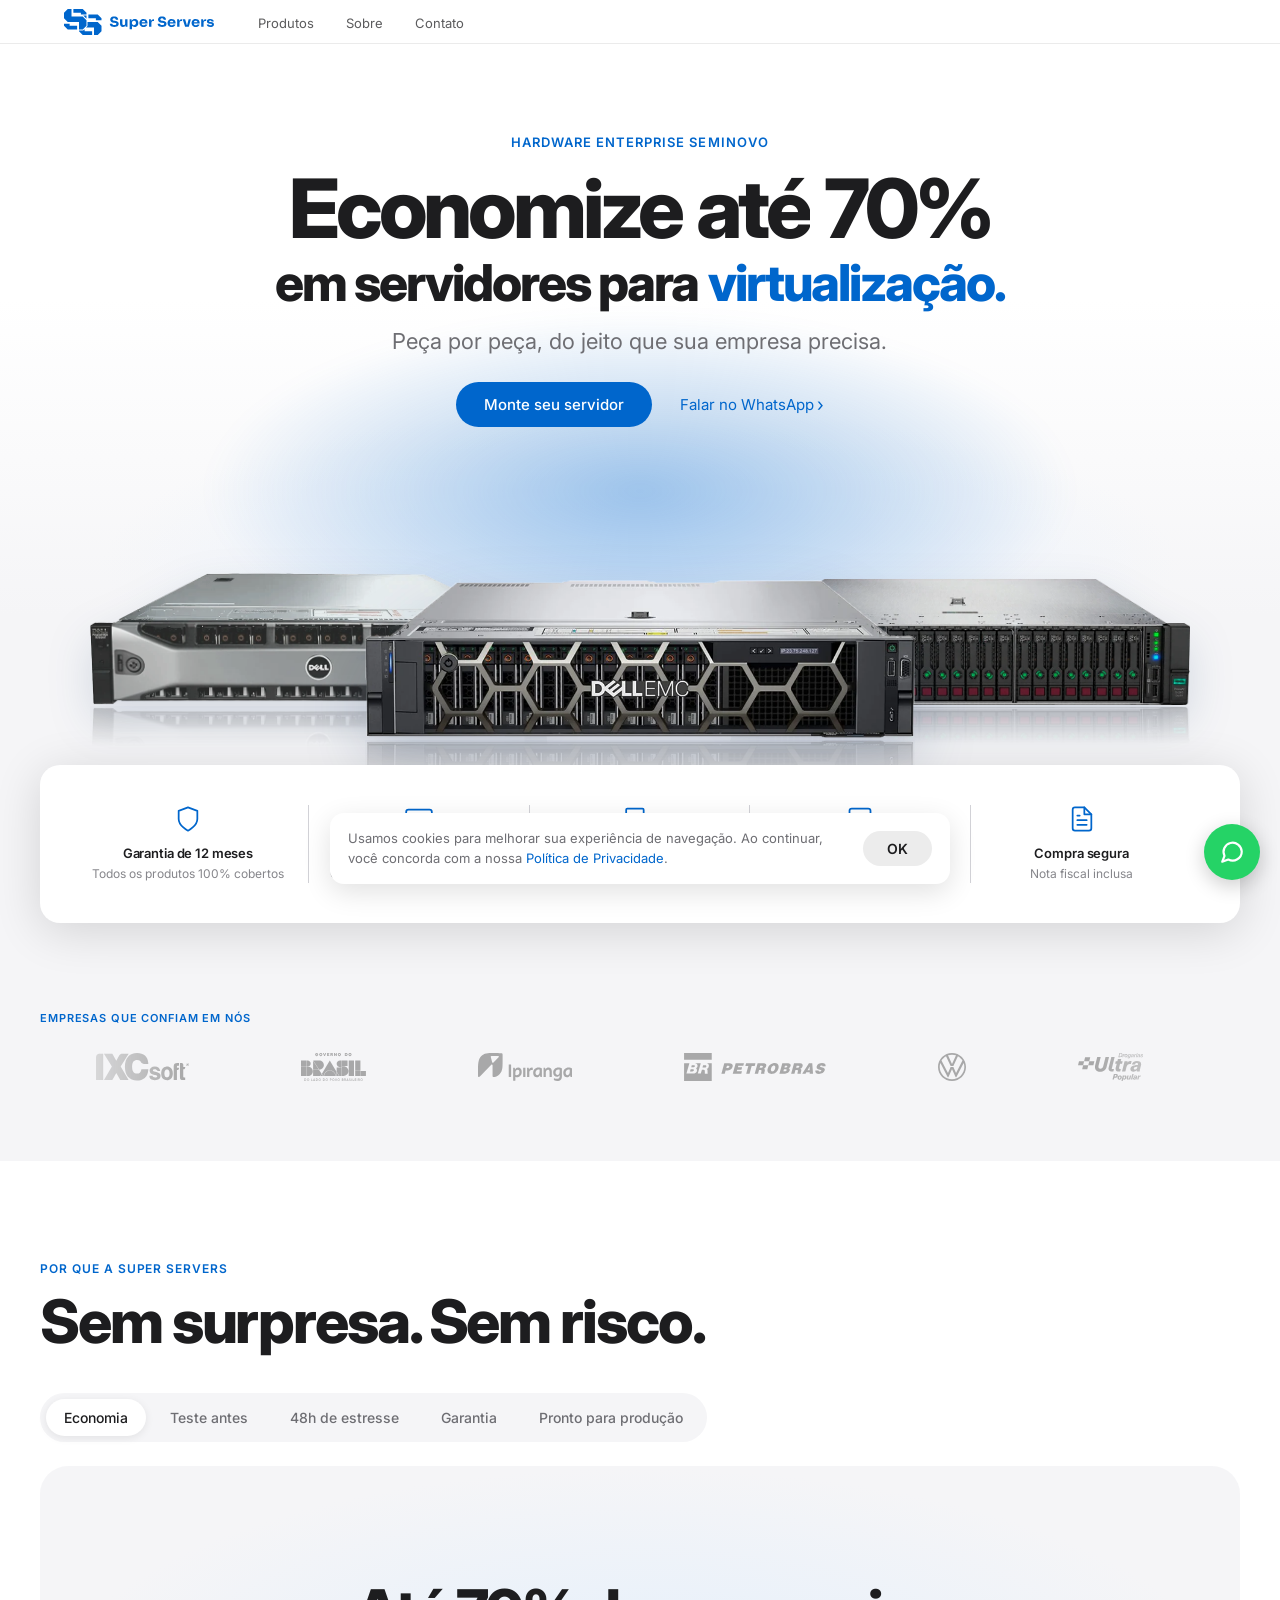
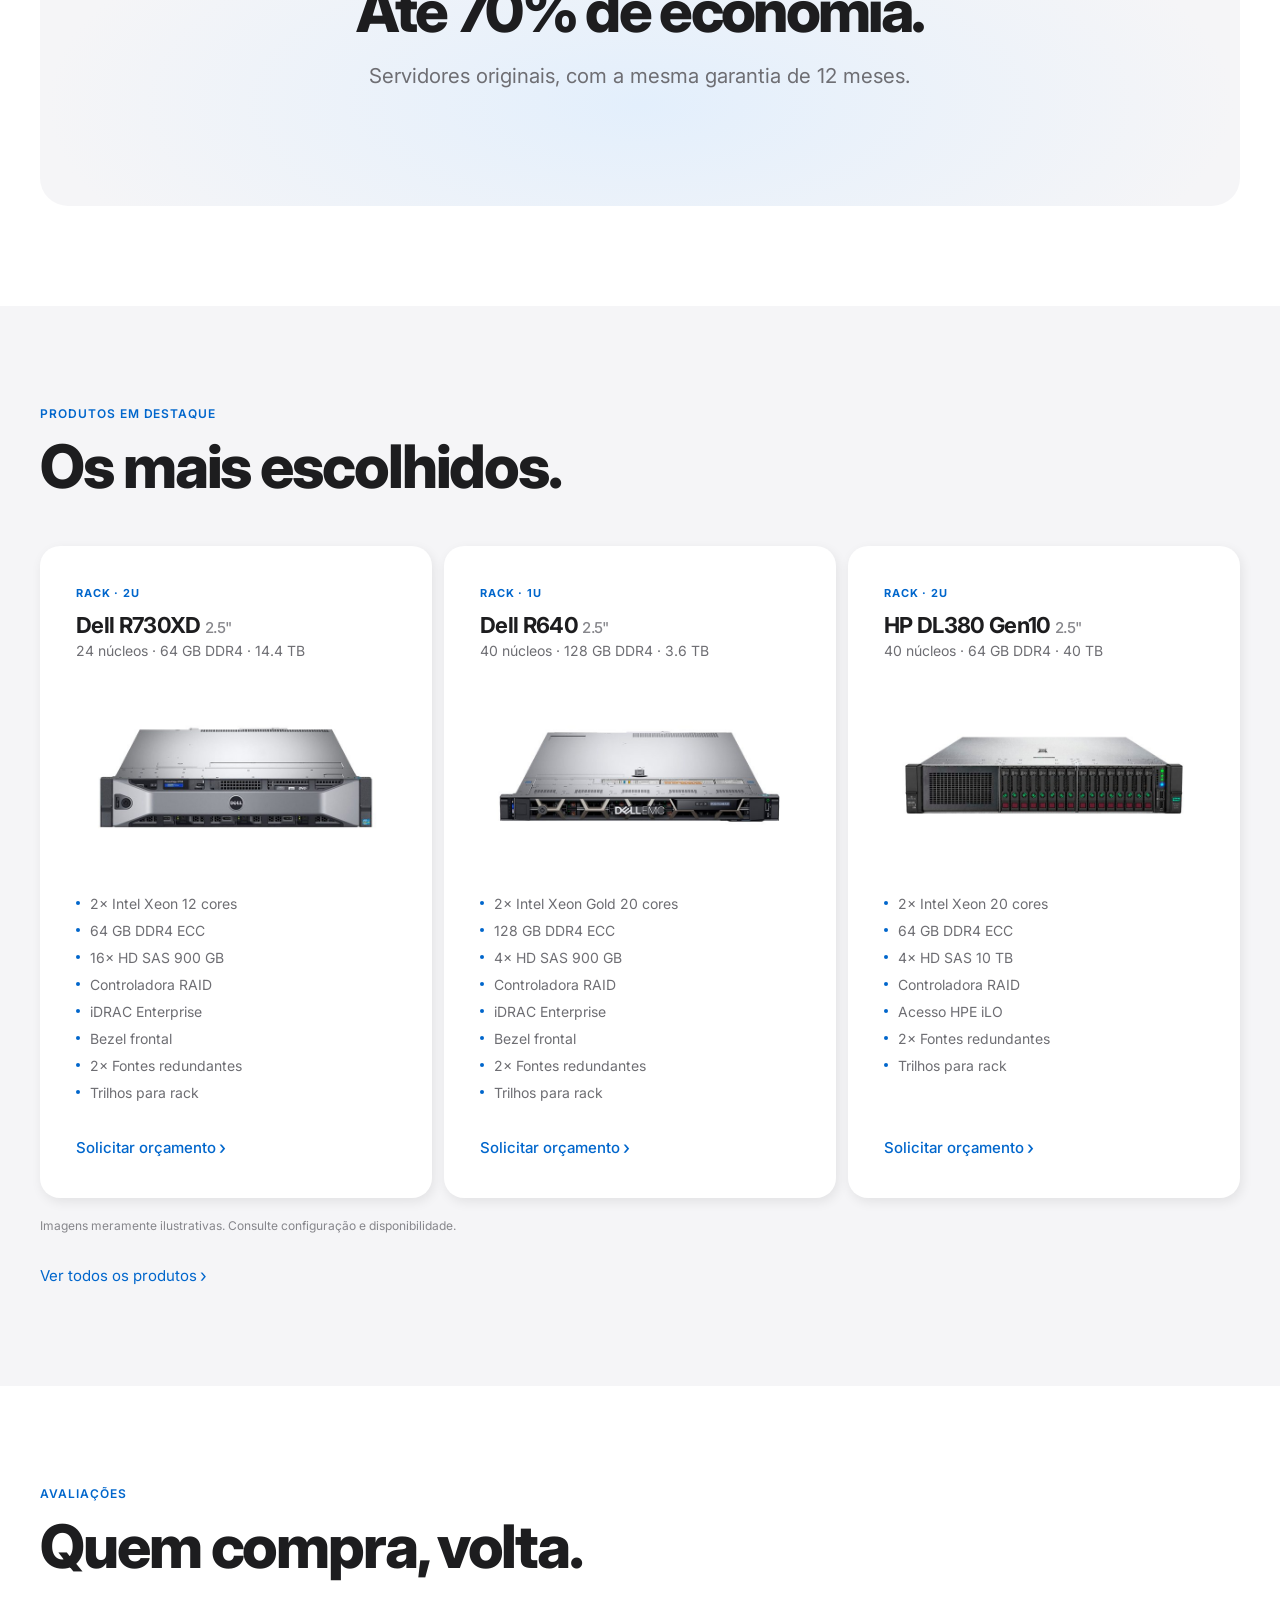
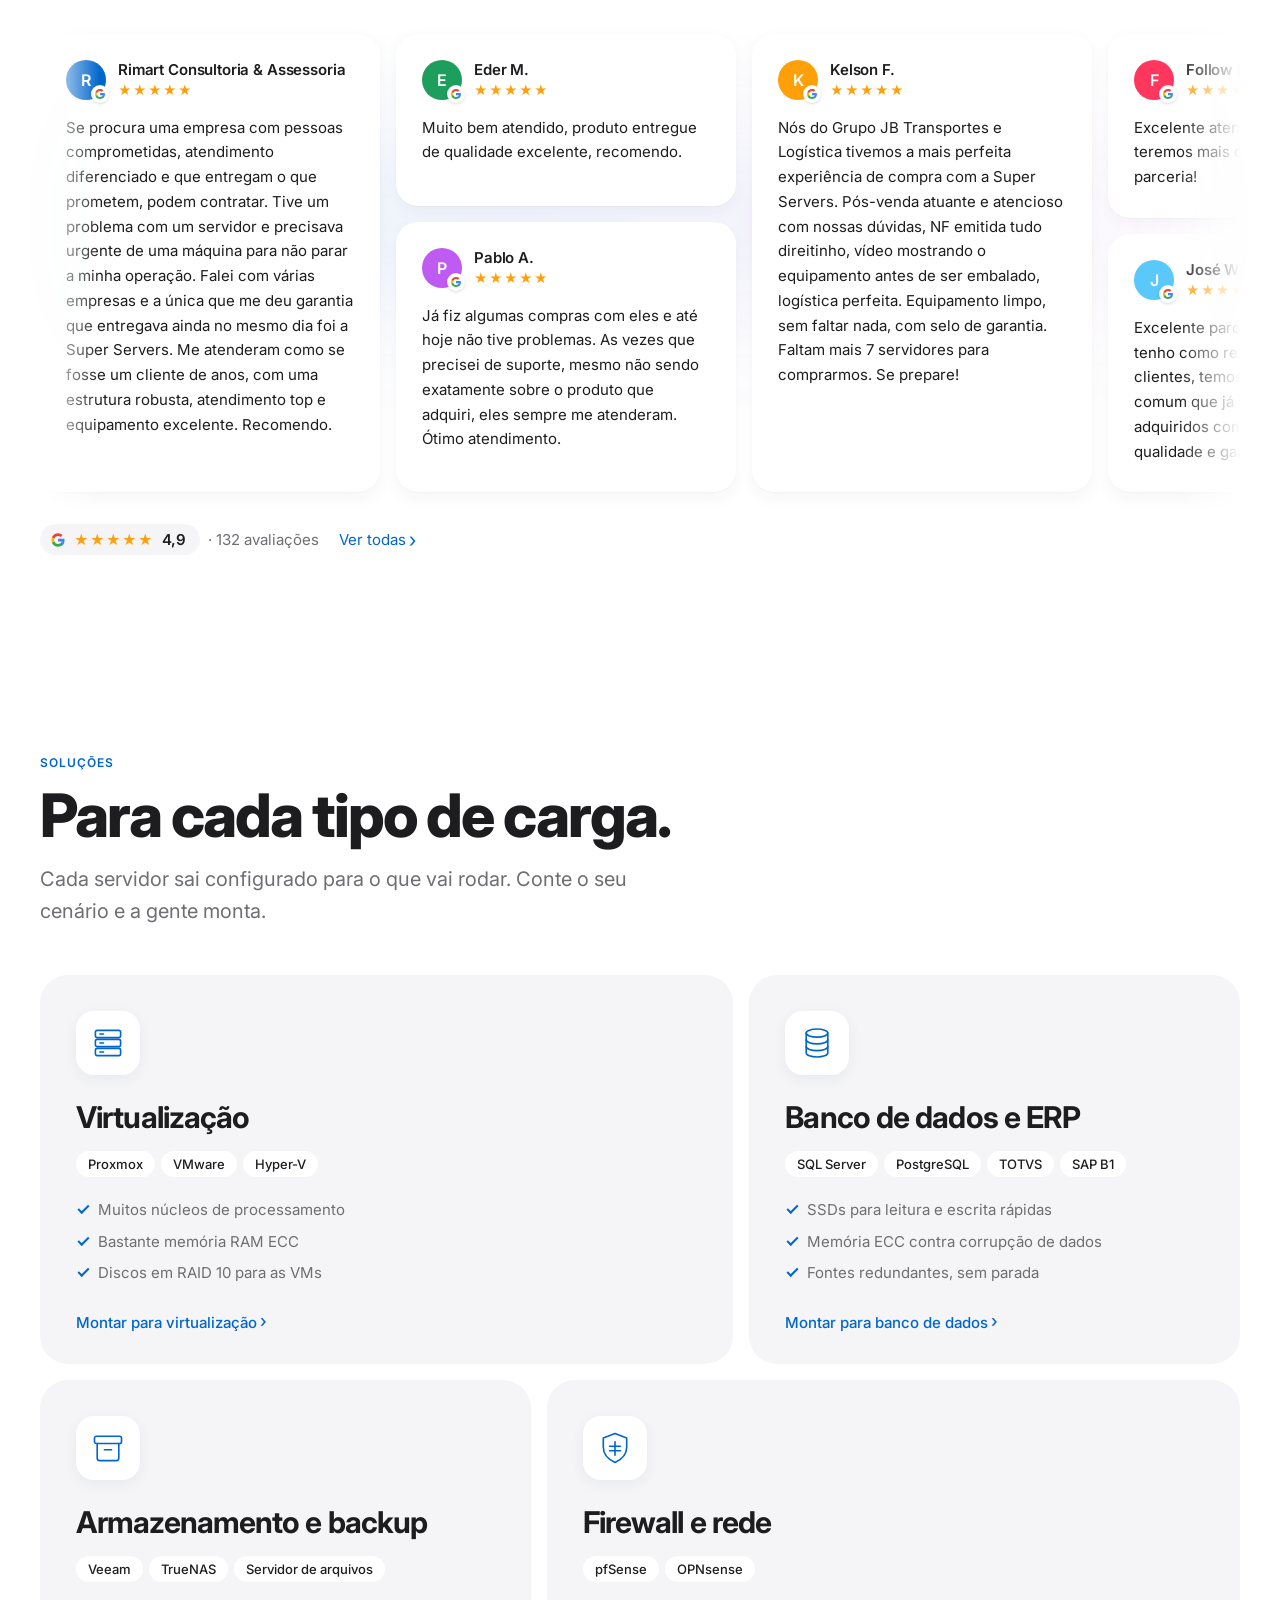
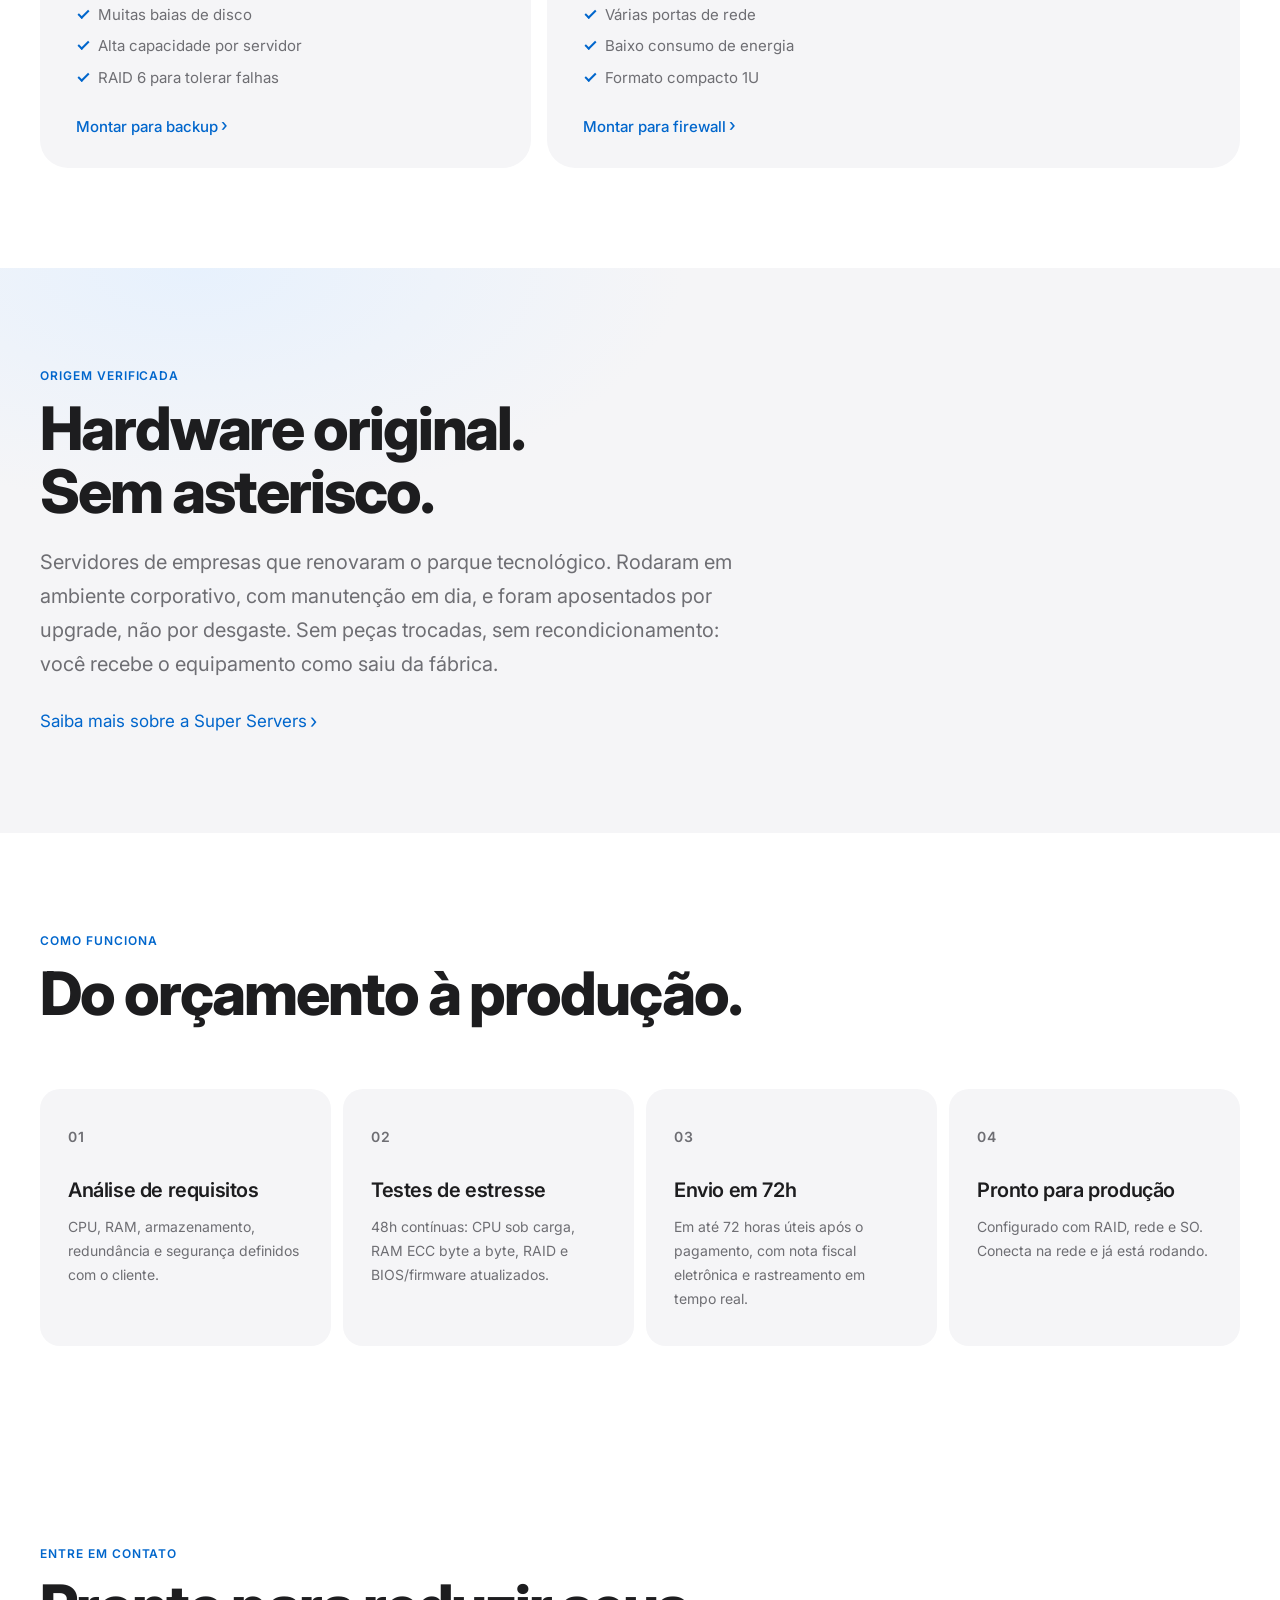
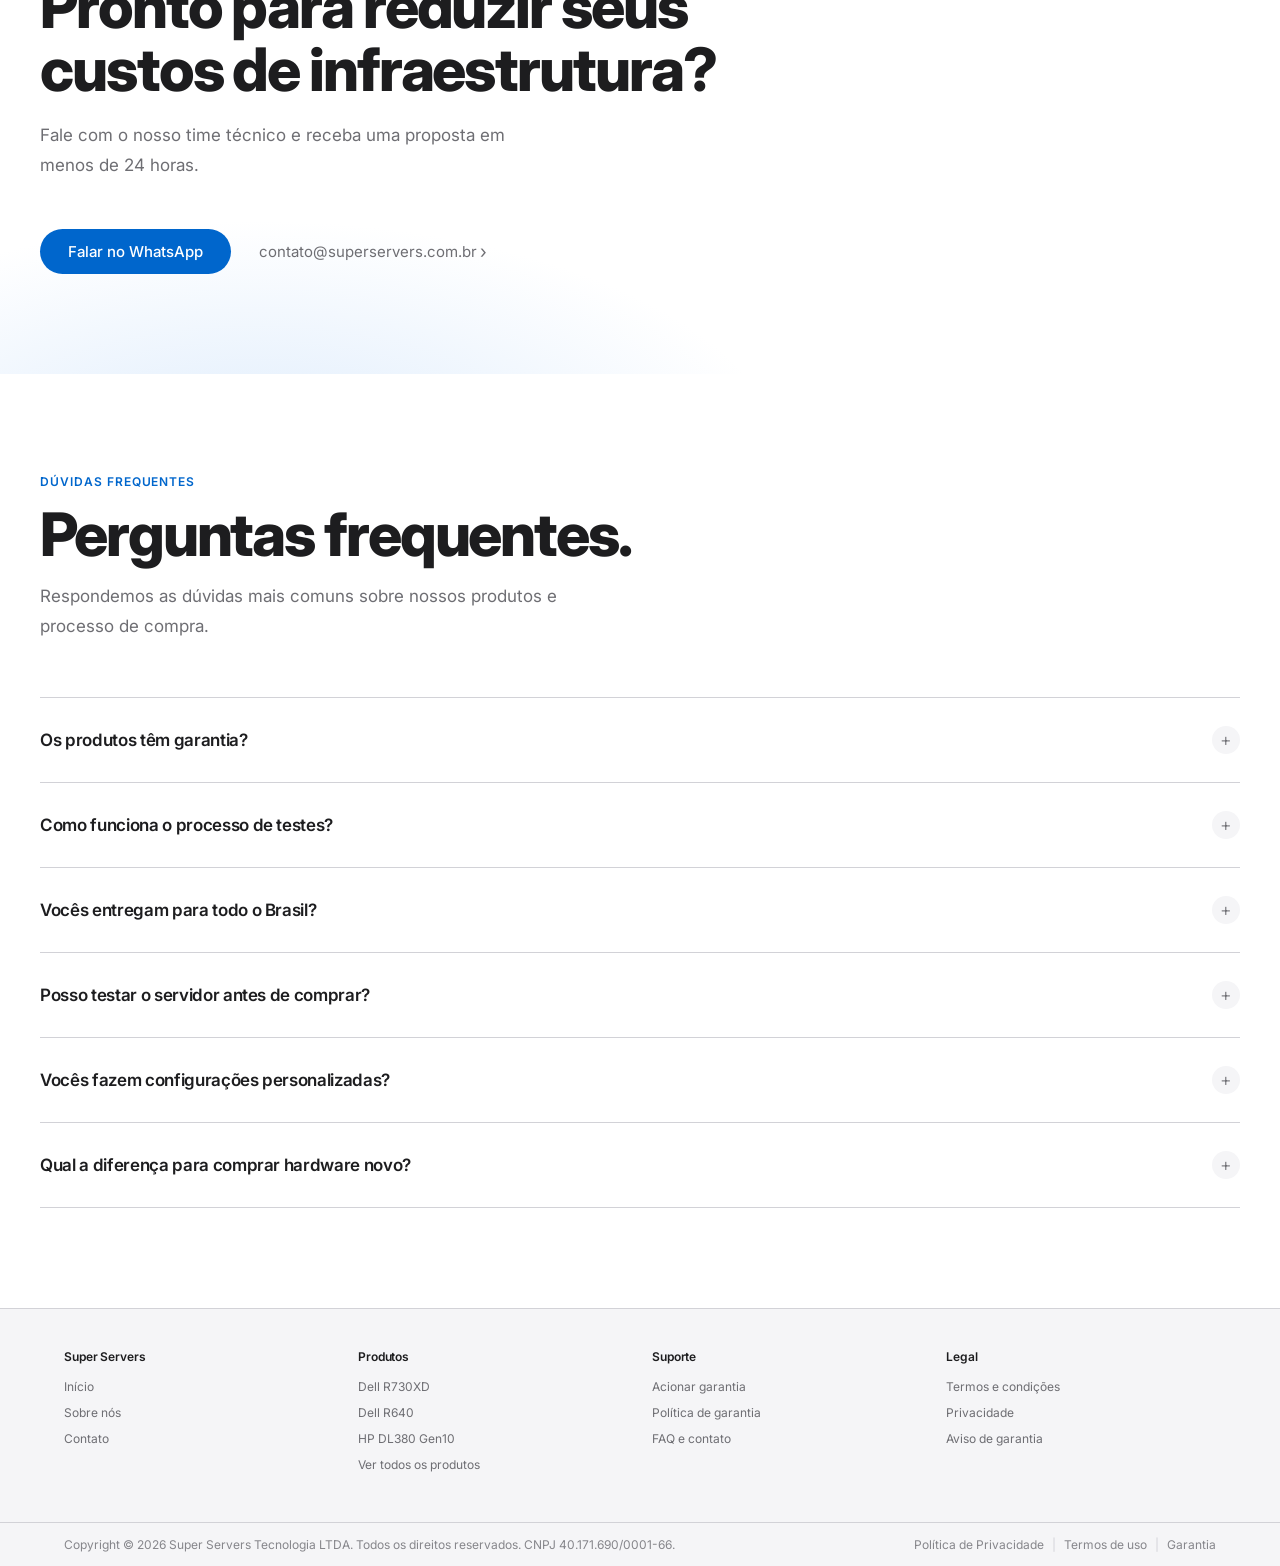
<file: index.html>
<!DOCTYPE html>
<html lang="pt-BR">
<head>
  <meta charset="UTF-8" />
  <meta name="viewport" content="width=device-width, initial-scale=1.0" />
  <meta name="color-scheme" content="light" />
  <meta name="format-detection" content="telephone=no, address=no, email=no" />
  <title>Servidores Dell e HP Seminovos com Garantia | Super Servers</title>
  <meta name="description" content="Servidores Dell PowerEdge e HPE ProLiant seminovos com até 70% de economia. Testados por 48h, garantia de 12 meses e envio para todo o Brasil." />
  <link rel="icon" type="image/svg+xml" href="/favicon.svg" />
  <link rel="icon" type="image/png" sizes="32x32" href="/favicon-32.png" />
  <link rel="apple-touch-icon" href="/apple-touch-icon.png" />
  <link rel="canonical" href="https://superservers.com.br/" />
  <meta property="og:type" content="website" />
  <meta property="og:site_name" content="Super Servers" />
  <meta property="og:locale" content="pt_BR" />
  <meta property="og:title" content="Servidores Dell e HP Seminovos com Garantia | Super Servers" />
  <meta property="og:description" content="Servidores Dell PowerEdge e HPE ProLiant seminovos com até 70% de economia. Testados por 48h, garantia de 12 meses e envio para todo o Brasil." />
  <meta property="og:url" content="https://superservers.com.br/" />
  <meta property="og:image" content="https://superservers.com.br/og-image.png" />
  <meta property="og:image:width" content="1200" />
  <meta property="og:image:height" content="630" />
  <meta name="twitter:card" content="summary_large_image" />
  <meta name="twitter:title" content="Servidores Dell e HP Seminovos com Garantia | Super Servers" />
  <meta name="twitter:description" content="Servidores Dell PowerEdge e HPE ProLiant seminovos com até 70% de economia. Testados por 48h, garantia de 12 meses e envio para todo o Brasil." />
  <meta name="twitter:image" content="https://superservers.com.br/og-image.png" />
  <script type="application/ld+json">
[
    {
      "@context": "https://schema.org",
      "@type": "ComputerStore",
      "@id": "https://superservers.com.br/#empresa",
      "name": "Super Servers",
      "legalName": "Super Servers Tecnologia LTDA",
      "taxID": "40.171.690/0001-66",
      "url": "https://superservers.com.br/",
      "logo": "https://superservers.com.br/logo.svg",
      "image": "https://superservers.com.br/og-image.png",
      "description": "Servidores Dell PowerEdge e HPE ProLiant seminovos, testados e com garantia de 12 meses.",
      "telephone": "+55 11 2053-5313",
      "email": "contato@superservers.com.br",
      "address": {
        "@type": "PostalAddress",
        "streetAddress": "Av. Ten. Laudelino F. do Amaral, 523 - Vila Jacuí",
        "addressLocality": "São Paulo",
        "addressRegion": "SP",
        "postalCode": "08060-000",
        "addressCountry": "BR"
      },
      "areaServed": "BR",
      "hasMap": "https://www.google.com/maps/place/?q=place_id:ChIJx0XOS0xhzpQR39HtpJgM5zE",
      "sameAs": [
        "https://www.instagram.com/super_servers/"
      ]
    },
    {
      "@context": "https://schema.org",
      "@type": "WebSite",
      "name": "Super Servers",
      "url": "https://superservers.com.br/",
      "inLanguage": "pt-BR",
      "publisher": {
        "@id": "https://superservers.com.br/#empresa"
      }
    }
  ]
  </script>
  <link rel="preconnect" href="https://fonts.googleapis.com" />
  <link rel="preconnect" href="https://fonts.gstatic.com" crossorigin />
  <link href="https://fonts.googleapis.com/css2?family=Inter:wght@300;400;500;600;700;800&display=swap" rel="stylesheet" />
  <style>
    *, *::before, *::after { box-sizing: border-box; margin: 0; padding: 0; }

    :root {
      --blue:   #0066cc;
      --text:   #1d1d1f;
      --muted:  #6e6e73;
      --micro:  #86868b;
      --light:  #f5f5f7;
      --border: #d2d2d7;
      --white:  #ffffff;
    }

    html { scroll-behavior: smooth; color-scheme: only light; }

    body {
      font-family: 'Inter', -apple-system, BlinkMacSystemFont, sans-serif;
      color: var(--text);
      background: var(--white);
      -webkit-font-smoothing: antialiased;
      overflow-x: hidden;
    }

    /* ─────────────── NAV GLOBAL ─────────────── */
    nav {
      position: fixed; top: 0; left: 0; right: 0; z-index: 300;
      height: 44px;
      display: flex; align-items: center; justify-content: center;
      background: #ffffff;
      border-bottom: 1px solid rgba(0,0,0,0.08);
    }
    .nav-inner {
      width: 100%; max-width: 1200px; padding: 0 24px;
      display: flex; align-items: center; justify-content: space-between;
    }
    .logo {
      font-size: 16px; font-weight: 700; color: var(--text);
      text-decoration: none; letter-spacing: -0.4px;
    }
    .logo em { color: var(--blue); font-style: normal; }
    .nav-links {
      display: flex; align-items: center; gap: 32px; list-style: none;
      margin: 0 auto 0 44px;
    }
    .nav-links a {
      font-size: 13px; color: var(--text); text-decoration: none;
      opacity: 0.72; transition: background 0.22s ease, color 0.22s ease, transform 0.18s ease, box-shadow 0.22s ease, opacity 0.15s;
    }
    .nav-links a:hover { opacity: 1; }

    /* ─────────────── NAV HAMBURGER ─────────────── */
    .nav-hamburger {
      display: none;
      flex-direction: column; justify-content: center; align-items: center;
      gap: 5px; width: 36px; height: 36px;
      background: none; border: none; cursor: pointer; flex-shrink: 0;
    }
    .nav-hamburger span {
      display: block; width: 18px; height: 1.5px;
      background: var(--text); border-radius: 2px;
      transition: transform 0.25s ease, opacity 0.2s ease;
      transform-origin: center;
    }
    nav.nav-open .nav-hamburger span:nth-child(1) { transform: translateY(6.5px) rotate(45deg); }
    nav.nav-open .nav-hamburger span:nth-child(2) { opacity: 0; }
    nav.nav-open .nav-hamburger span:nth-child(3) { transform: translateY(-6.5px) rotate(-45deg); }

/* ─────────────── LAYOUT BASE ─────────────── */
    .section { padding: 100px 24px; }
    .wrap { max-width: 1200px; margin: 0 auto; }

    .eyebrow {
      font-size: 12px; font-weight: 600; letter-spacing: 0.08em;
      text-transform: uppercase; color: var(--blue); margin-bottom: 14px;
    }

    h2.headline {
      font-size: clamp(40px, 5vw, 60px);
      font-weight: 800; letter-spacing: -0.035em;
      line-height: 1.05; color: var(--text);
    }

    .body-text {
      font-size: 17px; color: var(--muted); line-height: 1.75; max-width: 520px;
    }

    .section-header { margin-bottom: 64px; }

    /* ─────────────── BOTÕES ─────────────── */
    /* Primary: pílula escura (padrão Apple "Comprar") */
    .btn-primary {
      background: #0a2e5c; color: #fff;
      font-size: 15px; font-weight: 500;
      padding: 13px 28px; border-radius: 980px;
      text-decoration: none; display: inline-block;
      transition: background 0.22s ease, color 0.22s ease, opacity 0.15s, transform 0.18s ease, box-shadow 0.22s ease;
    }
    .btn-primary:hover { background: #5bb8ff; color: #fff; transform: scale(1.04); box-shadow: 0 0 24px rgba(91,184,255,0.45); opacity: 1; }

    /* Secondary: link muted com seta */
    .btn-secondary {
      font-size: 15px; color: var(--muted);
      text-decoration: none;
      display: inline-flex; align-items: center; gap: 3px;
      transition: color 0.15s, gap 0.15s;
    }
    .btn-secondary:hover { color: var(--text); gap: 6px; }
    .btn-secondary::after { content: '›'; font-size: 18px; }

    /* ─────────────── HERO ─────────────── */
    .hero {
      min-height: min(100vh, 700px);
      position: relative;
      display: flex; flex-direction: column;
      align-items: center; justify-content: center;
      text-align: center;
      padding: 96px 24px 160px;
      background: #07111f;
    }
    /* Scene */
    .hero-scene { position: absolute; inset: 0; z-index: 0; overflow: hidden; border-radius: inherit; }
    .hero-scene-floor {
      position: absolute; bottom: 0; left: 0; right: 0; height: 45%;
      background: linear-gradient(to top, rgba(0,80,180,0.18), transparent);
      pointer-events: none;
    }
    .hero-beam-container { position: absolute; inset: 0; }
    .hero-beam {
      position: absolute; bottom: -160px;
      background: linear-gradient(to top,
        transparent 0%,
        rgba(0,102,204,0.12) 12%,
        rgba(0,140,255,0.65) 45%,
        rgba(100,190,255,0.85) 70%,
        rgba(200,235,255,0.4) 88%,
        transparent 100%
      );
      border-radius: 1px;
      animation: hero-beam-rise linear infinite;
    }
    @keyframes hero-beam-rise {
      0%   { transform: translateY(0);                     opacity: 0; }
      7%   { opacity: 1; }
      62%  { opacity: 1; }
      80%  { opacity: 0; transform: translateY(calc(-100vh - 200px)); }
      81%  { transform: translateY(0); opacity: 0; }
      100% { transform: translateY(0); opacity: 0; }
    }
    /* Text above scene */
    .hero > *:not(.hero-scene) { position: relative; z-index: 1; }
    .hero-eyebrow {
      font-size: 12px; font-weight: 600; letter-spacing: 0.08em;
      text-transform: uppercase; color: #5bb8ff; margin-bottom: 20px;
    }
    .hero h1 {
      font-size: clamp(48px, 5.8vw, 80px);
      font-weight: 800; line-height: 1.01;
      letter-spacing: -0.05em; color: #ffffff;
      max-width: 860px; margin: 0 auto 20px;
    }
    .hero h2 {
      font-size: clamp(19px, 2.5vw, 24px);
      font-weight: 400; line-height: 1.5;
      letter-spacing: -0.01em; color: rgba(255,255,255,0.62);
      max-width: 540px; margin: 0 auto 48px;
    }
    .hero .btn-primary {
      background: #ffffff; color: var(--text);
      transition: background 0.22s ease, color 0.22s ease, transform 0.18s ease, box-shadow 0.22s ease;
    }
    .hero .btn-primary:hover {
      background: #5bb8ff; color: #ffffff;
      transform: scale(1.04);
      box-shadow: 0 0 24px rgba(91,184,255,0.45);
      opacity: 1;
    }
    .btn-quiz { border: none; cursor: pointer; font-family: inherit; }

    /* ─────────────── QUIZ "Monte seu servidor" ─────────────── */
    .quiz-overlay {
      position: fixed; inset: 0; z-index: 400;
      background: rgba(7,17,31,0.55);
      -webkit-backdrop-filter: blur(4px); backdrop-filter: blur(4px);
      display: none; align-items: center; justify-content: center; padding: 24px;
    }
    .quiz-overlay.open { display: flex; }
    .quiz-box {
      background: #fff; border-radius: 24px;
      width: 100%; max-width: 520px; padding: 32px 32px 28px;
      position: relative; box-shadow: 0 24px 80px rgba(0,0,0,0.3);
      animation: quizIn 0.25s ease;
    }
    @keyframes quizIn { from { opacity: 0; transform: translateY(12px); } to { opacity: 1; transform: translateY(0); } }
    .quiz-progress { height: 4px; background: var(--light); border-radius: 4px; overflow: hidden; margin: 6px 0 26px; }
    .quiz-progress-bar { display: block; height: 100%; width: 25%; background: var(--blue); border-radius: 4px; transition: width 0.3s ease; }
    .quiz-step-label { font-size: 12px; font-weight: 600; letter-spacing: 0.06em; text-transform: uppercase; color: var(--blue); margin-bottom: 10px; }
    .quiz-q { font-size: 23px; font-weight: 700; letter-spacing: -0.02em; color: var(--text); line-height: 1.2; margin-bottom: 22px; }
    .quiz-loading { text-align: center; padding: 30px 0 14px; }
    .quiz-spinner { width: 44px; height: 44px; margin: 0 auto 22px; border: 3px solid var(--light); border-top-color: var(--blue); border-radius: 50%; animation: quizSpin 0.7s linear infinite; }
    @keyframes quizSpin { to { transform: rotate(360deg); } }
    .quiz-loading p { font-size: 16px; font-weight: 500; color: var(--text); transition: opacity 0.2s; }
    .quiz-loading small { display: block; font-size: 13px; color: var(--muted); margin-top: 6px; }
    .quiz-opt {
      display: block; width: 100%; text-align: left;
      background: #fff; border: 1px solid var(--border); border-radius: 14px;
      padding: 15px 18px; margin-bottom: 10px; cursor: pointer; font-family: inherit;
      transition: border-color 0.15s, background 0.15s, transform 0.08s;
    }
    .quiz-opt:hover { border-color: var(--blue); background: #f6fbff; }
    .quiz-opt:active { transform: scale(0.99); }
    .quiz-opt strong { display: block; font-size: 15px; font-weight: 600; color: var(--text); margin-bottom: 2px; }
    .quiz-opt span { font-size: 13px; color: var(--muted); line-height: 1.4; }
    .quiz-back { background: none; border: none; color: var(--muted); font-size: 14px; cursor: pointer; padding: 10px 0 0; font-family: inherit; }
    .quiz-back:hover { color: var(--text); }
    .quiz-result-badge { display: inline-flex; align-items: center; gap: 8px; font-size: 12px; font-weight: 600; letter-spacing: 0.06em; text-transform: uppercase; color: var(--blue); margin-bottom: 14px; }
    .quiz-result h3 { font-size: 24px; font-weight: 700; letter-spacing: -0.02em; color: var(--text); line-height: 1.25; margin-bottom: 14px; }
    .quiz-result-rec { font-size: 15px; color: var(--muted); line-height: 1.7; margin-bottom: 20px; }
    .quiz-result-rec b { color: var(--text); font-weight: 600; }
    .quiz-summary { background: var(--light); border-radius: 14px; padding: 14px 18px; margin-bottom: 22px; }
    .quiz-summary div { display: flex; justify-content: space-between; font-size: 13px; padding: 5px 0; }
    .quiz-summary div span:first-child { color: var(--muted); }
    .quiz-summary div span:last-child { color: var(--text); font-weight: 600; }
    .quiz-wa {
      display: block; width: 100%; text-align: center;
      background: #0a2e5c; color: #fff; font-size: 15px; font-weight: 500;
      padding: 14px; border-radius: 980px; text-decoration: none;
      transition: background 0.2s, transform 0.15s, box-shadow 0.22s;
    }
    .quiz-wa:hover { background: #5bb8ff; transform: scale(1.04); box-shadow: 0 0 24px rgba(91,184,255,0.45); }
    .hero-actions {
      display: flex; align-items: center; gap: 28px;
      flex-wrap: wrap; justify-content: center;
    }

/* ─────────────── CLIENTES ─────────────── */
    .cl-label {
      font-size: 11px; font-weight: 600; letter-spacing: 0.08em;
      text-transform: uppercase; color: var(--blue); margin-bottom: 14px;
    }
    .cl-b {
      background: var(--light);
      padding: 40px 24px 80px;
    }
    /* ─────────────── TICKER ─────────────── */
    .ticker-wrap {
      overflow: hidden;
      margin-top: 56px;
      -webkit-mask-image: linear-gradient(to right, transparent 0%, #000 12%, #000 88%, transparent 100%);
      mask-image: linear-gradient(to right, transparent 0%, #000 12%, #000 88%, transparent 100%);
    }
    @keyframes ticker-scroll {
      from { transform: translateX(0); }
      to   { transform: translateX(-50%); }
    }
    .ticker-track {
      display: flex; align-items: center;
      width: max-content;
      animation: ticker-scroll 18s linear infinite;
    }
    .ticker-item {
      display: flex; align-items: center;
      padding: 0 56px; flex-shrink: 0;
    }
    .ticker-item img { height: 28px; width: auto; opacity: 0.7; transition: opacity 0.2s; }
    .ticker-item img:hover { opacity: 1; }
    .ticker-sep { display: none; }

    /* ─────────────── ECO CARDS ─────────────── */
    .eco-section { background: #0a1830; }
    .eco-section .eyebrow { color: #5bb8ff; }
    .eco-section .headline { color: #fff; }
    .eco-grid {
      display: grid; grid-template-columns: repeat(3, 1fr); gap: 12px;
    }
    .eco-card {
      background: var(--white); border-radius: 20px;
      padding: 28px 28px 64px; position: relative; cursor: pointer;
      transition: transform 0.22s ease;
    }
    .eco-card:hover { transform: translateY(-4px); }
    .eco-icon { width: 44px; height: 44px; margin-bottom: 20px; }
    .eco-text {
      font-size: 22px; font-weight: 600;
      line-height: 1.35; color: var(--text); letter-spacing: -0.02em;
    }
    .hl-green  { color: #0066cc; }
    .hl-orange { color: #0066cc; }
    .hl-indigo { color: #0066cc; }
    .eco-plus {
      position: absolute; bottom: 22px; right: 22px;
      width: 34px; height: 34px; border-radius: 50%;
      background: #1d1d1f; color: #fff; border: none; cursor: pointer;
      font-size: 24px; font-weight: 300;
      display: flex; align-items: center; justify-content: center;
      line-height: 0; padding-bottom: 1px;
      transition: background 0.15s;
    }
    .eco-plus:hover { background: #000; }

    /* ─────────────── MODAL ─────────────── */
    .modal-overlay {
      position: fixed; inset: 0;
      background: rgba(0,0,0,0.4);
      backdrop-filter: blur(16px);
      -webkit-backdrop-filter: blur(16px);
      display: none; align-items: center; justify-content: center;
      z-index: 400; padding: 24px;
    }
    .modal-overlay.open { display: flex; }
    @keyframes modalIn {
      from { opacity: 0; transform: scale(0.95) translateY(12px); }
      to   { opacity: 1; transform: none; }
    }
    .modal-box {
      background: #fff; border-radius: 24px; padding: 48px;
      max-width: 540px; width: 100%;
      max-height: 84vh; overflow-y: auto;
      position: relative;
      animation: modalIn 0.25s cubic-bezier(0.34, 1.4, 0.64, 1);
    }
    .modal-close {
      position: absolute; top: 18px; right: 18px;
      width: 32px; height: 32px; border-radius: 50%;
      background: var(--light); color: var(--muted); border: none; cursor: pointer;
      font-size: 14px;
      display: flex; align-items: center; justify-content: center;
      transition: background 0.15s;
    }
    .modal-close:hover { background: var(--border); }
    .modal-title {
      font-size: 32px; font-weight: 700;
      letter-spacing: -0.03em; margin-bottom: 28px; line-height: 1.08;
    }
    .modal-section { margin-bottom: 20px; }
    .modal-section strong {
      display: block; font-size: 15px; font-weight: 600; margin-bottom: 5px;
    }
    .modal-section p { font-size: 15px; color: var(--muted); line-height: 1.7; }
    .modal-link {
      display: inline-flex; align-items: center; gap: 3px;
      font-size: 15px; color: var(--blue); text-decoration: none;
      margin-top: 20px; transition: gap 0.15s;
    }
    .modal-link:hover { gap: 7px; }
    .modal-link::after { content: '›'; font-size: 18px; }

    /* ─────────────── DEPOIMENTOS ─────────────── */
    .depoimentos-section { background: var(--white); }
    .reviews-badge { display: inline-flex; align-items: center; gap: 6px; margin-top: 18px; margin-bottom: 4px; font-size: 15px; color: var(--muted); text-decoration: none; transition: color 0.15s; }
    .reviews-badge strong { color: var(--text); font-weight: 700; font-size: 16px; }
    .reviews-badge:hover { color: var(--text); }
    /* Grid: 3 médios em cima (span 2) + 2 largos embaixo (span 3) */
    .reviews-grid { display: grid; grid-template-columns: repeat(6, 1fr); gap: 16px; margin-top: 40px; }
    .reviews-grid .depoimento-card:nth-child(-n+3) { grid-column: span 2; }
    .reviews-grid .depoimento-card:nth-child(n+4) { grid-column: span 3; }
    .depoimento-card { background: var(--light); border-radius: 20px; padding: 30px 30px 28px; display: flex; flex-direction: column; }
    .depoimento-quote { font-size: 15px; color: var(--muted); line-height: 1.7; margin-bottom: 24px; }
    .depoimento-autor { display: flex; flex-direction: column; gap: 2px; margin-top: auto; }
    .depoimento-nome { font-size: 14px; font-weight: 600; color: var(--text); letter-spacing: -0.01em; }
    .depoimento-cargo { font-size: 13px; color: var(--micro); }

    /* ─────────────── SPLIT — números ─────────────── */
    .split-section { background: #0a1830; }
    .split-section .eyebrow { color: #5bb8ff; }
    .split-section .headline { color: #fff; }
    .split-section .body-text { color: rgba(255,255,255,0.72); }
    .split-grid {
      display: grid; grid-template-columns: 1fr 1fr;
      gap: 100px; align-items: center;
    }
    .split-text .body-text { margin-top: 20px; }
    .split-link {
      display: inline-flex; align-items: center; gap: 3px;
      font-size: 17px; color: #5bb8ff; text-decoration: none;
      margin-top: 28px; transition: gap 0.15s;
    }
    .split-link:hover { gap: 7px; }
    .split-link::after { content: '›'; font-size: 20px; }
    .split-box {
      background: var(--white); border-radius: 20px; padding: 48px 44px;
      min-height: 320px;
      display: flex; flex-direction: column; justify-content: center;
    }
    .split-box p { font-size: 17px; color: var(--muted); line-height: 1.75; }

    /* ─────────────── PROCESSO ─────────────── */
    .process-section { background: var(--white); }
    .process-grid {
      display: grid; grid-template-columns: repeat(4, 1fr);
      gap: 12px; margin-top: 64px;
    }
    .process-card {
      background: var(--light); border-radius: 20px; padding: 36px 28px;
    }
    .process-num {
      font-size: 12px; font-weight: 600;
      color: var(--blue); letter-spacing: 0.08em;
      text-transform: uppercase; margin-bottom: 28px;
    }
    .process-card h3 {
      font-size: 20px; font-weight: 600;
      color: var(--text); letter-spacing: -0.02em;
      line-height: 1.3; margin-bottom: 12px;
    }
    .process-card p { font-size: 14px; color: var(--muted); line-height: 1.7; }

    /* ─────────────── PRODUTOS ─────────────── */
    .products-section { background: var(--light); }
    .products-header {
      display: flex; align-items: flex-end; justify-content: space-between;
      margin-bottom: 48px; flex-wrap: wrap; gap: 16px;
    }
    .link-arrow {
      font-size: 15px; color: var(--blue); text-decoration: none;
      display: inline-flex; align-items: center; gap: 3px; transition: gap 0.15s;
    }
    .link-arrow:hover { gap: 7px; }
    .link-arrow::after { content: '›'; font-size: 18px; }
    .products-grid {
      display: grid; grid-template-columns: repeat(3, 1fr); gap: 12px;
    }
    .product-card {
      background: var(--white); border-radius: 20px;
      box-shadow: 2px 4px 12px rgba(0,0,0,0.08);
      padding: 40px 36px; display: flex; flex-direction: column;
    }
    .product-tag {
      font-size: 11px; font-weight: 700; letter-spacing: 0.08em;
      text-transform: uppercase; color: var(--blue); margin-bottom: 12px;
    }
    .product-card h3 {
      font-size: 22px; font-weight: 700;
      letter-spacing: -0.03em; color: var(--text); margin-bottom: 4px;
    }
    .product-config { font-size: 14px; color: var(--muted); margin-bottom: 22px; }
    .product-bay { font-size: 15px; font-weight: 500; color: var(--micro); }
    .product-series { display: none; }
    .product-foto { margin: 0 0 24px; }
    .product-foto img { width: 100%; height: 190px; object-fit: cover; object-position: center; display: block; }
    .produtos-nota { margin-top: 20px; font-size: 12px; color: var(--micro); }
    .specs {
      list-style: none; display: flex; flex-direction: column;
      gap: 10px; margin-bottom: 36px; flex: 1;
    }
    .specs li {
      display: flex; align-items: center; gap: 10px;
      font-size: 14px; color: var(--muted);
    }
    .specs li::before {
      content: ''; width: 4px; height: 4px; border-radius: 50%;
      background: var(--blue); flex-shrink: 0;
    }
    .product-cta {
      display: inline-flex; align-items: center; gap: 3px;
      font-size: 15px; font-weight: 500; color: var(--blue);
      text-decoration: none; transition: gap 0.15s;
    }
    .product-cta:hover, .product-card:hover .product-cta { gap: 7px; }
    .product-cta::after { content: '›'; font-size: 18px; }

    /* ─────────────── BENEFITS STRIP ─────────────── */
    .benefits-section {
      background: linear-gradient(to bottom, transparent 90px, var(--light) 90px);
      position: relative; z-index: 10;
      margin-top: -90px;
      padding: 0 24px 48px;
    }
    .benefits-grid {
      max-width: 1200px; margin: 0 auto; padding: 40px 48px;
      background: var(--white);
      border-radius: 20px;
      box-shadow: 0 8px 48px rgba(0,0,0,0.14);
      display: grid; grid-template-columns: repeat(5, 1fr);
    }
    .benefit-item {
      padding: 0 20px; text-align: center;
      border-right: 1px solid var(--border);
    }
    .benefit-item:last-child { border-right: none; }
    .benefit-item:first-child { padding-left: 0; }
    .benefit-icon {
      display: flex; align-items: center; justify-content: center;
      margin-bottom: 12px;
    }
    .benefit-item h4 {
      font-size: 13px; font-weight: 600; color: var(--text);
      margin-bottom: 4px; letter-spacing: -0.01em; line-height: 1.3;
    }
    .benefit-item p { font-size: 12px; color: var(--micro); line-height: 1.4; }

    /* ─────────────── TRUST ─────────────── */
    .trust-grid {
      display: grid; grid-template-columns: repeat(3, 1fr);
      gap: 12px; margin-top: 56px;
    }
    .trust-card {
      background: var(--light); border-radius: 20px;
      padding: 36px 28px; text-align: left;
    }
    .trust-card h4 {
      font-size: 16px; font-weight: 600;
      color: var(--text); margin-bottom: 6px; letter-spacing: -0.01em;
    }
    .trust-card p { font-size: 13px; color: var(--muted); line-height: 1.55; }

    /* ─────────────── FAQ ─────────────── */
    .faq-section { background: var(--white); }
    details { border-bottom: 1px solid var(--border); }
    details:first-of-type { border-top: 1px solid var(--border); }
    summary {
      display: flex; align-items: center; justify-content: space-between;
      padding: 28px 0; cursor: pointer; list-style: none;
      font-size: 17px; font-weight: 600; letter-spacing: -0.02em; color: var(--text);
      gap: 16px;
    }
    summary::-webkit-details-marker { display: none; }
    .summary-icon {
      width: 28px; height: 28px; border-radius: 50%;
      background: var(--light); color: var(--muted);
      display: flex; align-items: center; justify-content: center;
      font-size: 18px; font-weight: 300; flex-shrink: 0;
      transition: background 0.2s, transform 0.2s;
      line-height: 0; padding-bottom: 1px;
    }
    details[open] .summary-icon { background: #0a2e5c; color: #fff; transform: rotate(45deg); }
    .faq-body { padding: 0 0 28px; font-size: 15px; color: var(--muted); line-height: 1.75; max-width: 720px; }

    /* ─────────────── CTA FINAL ─────────────── */
    .cta-section {
      background: #0a1830; padding: 100px 24px;
    }
    .cta-section .eyebrow { margin-bottom: 14px; color: #5bb8ff; }
    .cta-section h2 { max-width: 760px; margin-bottom: 20px; color: #fff; }
    .cta-section .body-text { margin-bottom: 48px; color: rgba(255,255,255,0.72); }
    .cta-section .btn-primary { background: #fff; color: var(--text); }
    .cta-section .btn-primary:hover { background: #5bb8ff; color: #fff; transform: scale(1.04); box-shadow: 0 0 24px rgba(91,184,255,0.45); opacity: 1; }
    .cta-section .btn-secondary { color: rgba(255,255,255,0.72); }
    .cta-section .btn-secondary:hover { color: #fff; }
    .cta-actions {
      display: flex; align-items: center; justify-content: flex-start;
      gap: 28px; flex-wrap: wrap;
    }

    /* ─────────────── FOOTER ─────────────── */
    footer { background: var(--light); border-top: 1px solid var(--border); }
    .footer-wrap { max-width: 1200px; margin: 0 auto; padding: 0 24px; }
    .footer-links-grid { display: grid; grid-template-columns: repeat(4, 1fr); gap: 24px; padding-top: 40px; padding-bottom: 40px; }
    .footer-col h5 { font-size: 12px; font-weight: 600; color: var(--text); margin-bottom: 14px; letter-spacing: -0.01em; }
    .footer-col a { display: block; font-size: 12px; color: var(--muted); text-decoration: none; margin-bottom: 8px; line-height: 1.5; transition: color 0.15s; }
    .footer-col a:hover { color: var(--text); }
    .footer-bottom { border-top: 1px solid var(--border); padding: 14px 0; }
    .footer-bottom-inner { max-width: 1200px; margin: 0 auto; padding: 0 24px; display: flex; flex-direction: row; align-items: center; justify-content: space-between; gap: 16px; }
    .footer-bottom-row { display: flex; justify-content: space-between; align-items: center; }
    .footer-bottom p { font-size: 12px; color: var(--micro); }
    .footer-legal-links { display: flex; align-items: center; }
    .footer-legal-links a { font-size: 12px; color: var(--micro); text-decoration: none; transition: color 0.15s; }
    .footer-legal-links a:hover { color: var(--text); }
    .footer-legal-links span { font-size: 12px; color: var(--border); padding: 0 8px; }

    /* ─────────────── RESPONSIVE ─────────────── */
    @media (max-width: 960px) {
      .split-grid { grid-template-columns: 1fr; gap: 56px; }
      .process-grid { grid-template-columns: 1fr 1fr; }
      .eco-grid { grid-template-columns: 1fr; }
      .trust-grid { grid-template-columns: 1fr; }
      .footer-links-grid { grid-template-columns: 1fr 1fr; gap: 32px; }
      .benefits-grid { grid-template-columns: 1fr 1fr 1fr; gap: 24px; }
      .benefit-item { border-right: none; padding: 12px 0; }
      .reviews-grid { grid-template-columns: 1fr 1fr; }
      .reviews-grid .depoimento-card { grid-column: auto !important; }
    }
    @media (max-width: 720px) {
      nav .nav-links { display: none; }
      .nav-hamburger { display: flex; }
      nav.nav-open .nav-links {
        display: flex; flex-direction: column; margin: 0;
        position: absolute; top: 44px; left: 0; right: 0;
        background: rgba(255,255,255,0.97);
        backdrop-filter: saturate(180%) blur(20px);
        -webkit-backdrop-filter: saturate(180%) blur(20px);
        border-bottom: 1px solid var(--border);
        box-shadow: 0 8px 24px rgba(0,0,0,0.08);
        padding: 0 0 16px; gap: 0; list-style: none;
        animation: navIn 0.22s ease forwards;
      }
      @keyframes navIn {
        from { opacity: 0; transform: translateY(-8px); }
        to   { opacity: 1; transform: translateY(0); }
      }
      nav.nav-open .nav-links li { border-top: 1px solid rgba(0,0,0,0.08); }
      nav.nav-open .nav-links a {
        display: block; padding: 14px 24px;
        font-size: 16px; font-weight: 500; opacity: 1; color: var(--text);
      }
      .products-grid { grid-template-columns: 1fr 1fr; }
    }
    @media (max-width: 600px) {
      .section { padding: 72px 20px; }
      .cl-b { padding: 72px 20px; }
      h2.headline { font-size: 36px; }
      .hero { text-align: center; align-items: center; }
      .hero h1 { font-size: 36px; }
      .hero h2 { font-size: 17px; }
      .hero-actions { justify-content: center; }
      /* Carrossel horizontal — sem barras laterais */
      .products-section { padding-left: 0; padding-right: 0; }
      .products-header { padding: 0 20px; }
      .products-section .wrap > .link-arrow { margin-left: 20px; }
      .products-section .wrap > .produtos-nota { padding: 0 20px; }
      .products-grid {
        display: flex;
        overflow-x: auto;
        scroll-snap-type: x mandatory;
        -webkit-overflow-scrolling: touch;
        gap: 24px;
        padding-left: 20px;
        scroll-padding-left: 20px;
        padding-bottom: 32px;
        padding-right: 60px;
        scrollbar-width: none;
      }
      .products-grid::-webkit-scrollbar { display: none; }
      .products-grid .product-card {
        flex-shrink: 0;
        width: calc(100vw - 80px);
        scroll-snap-align: start;
        border: none;
        box-shadow: 2px 4px 12px rgba(0,0,0,0.08);
      }
      .process-grid { grid-template-columns: 1fr; }
      .reviews-grid { grid-template-columns: 1fr; }
      .footer-bottom-inner { flex-direction: column; align-items: flex-start; gap: 10px; }
      /* Benefits rotator */
      @keyframes benefit-cycle {
        0%     { opacity: 0; }
        2%     { opacity: 1; }
        18%    { opacity: 1; }
        20%    { opacity: 0; }
        100%   { opacity: 0; }
      }
      .benefits-grid {
        position: relative;
        display: block;
        height: 120px;
        padding: 0;
      }
      .benefit-item {
        position: absolute;
        top: 0; right: 0; bottom: 0; left: 0;
        display: flex; flex-direction: column;
        align-items: center; justify-content: center;
        border-right: none; padding: 0 24px;
        opacity: 0;
        animation: benefit-cycle 15s infinite;
      }
      .benefit-item:nth-child(1) { animation-delay:  0s; }
      .benefit-item:nth-child(2) { animation-delay:  3s; }
      .benefit-item:nth-child(3) { animation-delay:  6s; }
      .benefit-item:nth-child(4) { animation-delay:  9s; }
      .benefit-item:nth-child(5) { animation-delay: 12s; }
    }
    @media (max-width: 480px) {
      .section { padding: 56px 20px; }
      .products-section { padding-left: 0; padding-right: 0; }
      .cl-b { padding: 56px 20px; }
      .trust-grid { grid-template-columns: 1fr; }
      .footer-links-grid { grid-template-columns: 1fr; }
      .benefits-grid { grid-template-columns: 1fr; }
      .modal-box { padding: 32px 24px; }
    }

    /* ─────────────── DESTAQUES ─────────────── */
    .dq-section { background: var(--white); }
    .dq-section .section-header { margin-bottom: 40px; }
    .dq-tabs { display: inline-flex; flex-wrap: wrap; gap: 6px; padding: 6px; border-radius: 999px; background: var(--light); margin-bottom: 24px; }
    .dq-tabs button { border: 0; background: transparent; color: var(--muted); font: 500 14px 'Inter', sans-serif; padding: 10px 18px; border-radius: 999px; cursor: pointer; transition: background .25s, color .25s, box-shadow .25s; }
    .dq-tabs button:hover { color: var(--text); }
    .dq-tabs button.on { background: #fff; color: var(--text); box-shadow: 0 2px 8px rgba(0,0,0,.08); }
    .dq-stage { position: relative; height: 340px; border-radius: 28px; background: radial-gradient(ellipse at 50% 70%, #e3effc, var(--light) 70%); overflow: hidden; }
    .dq-slide { position: absolute; inset: 0; margin: 0; display: flex; align-items: center; justify-content: center; padding: 40px 48px; opacity: 0; transform: translateY(16px) scale(.98); transition: opacity .6s ease, transform .9s cubic-bezier(.2,.7,.2,1); pointer-events: none; }
    .dq-slide.on { opacity: 1; transform: none; pointer-events: auto; }
    .dq-slide figcaption { text-align: center; max-width: 100%; }
    .dq-slide figcaption b { display: block; font-size: clamp(34px, 4.6vw, 60px); font-weight: 800; letter-spacing: -0.045em; line-height: 1.05; color: var(--text); margin-bottom: 18px; }
    .dq-slide figcaption span { display: block; font-size: clamp(17px, 1.6vw, 21px); line-height: 1.55; color: var(--muted); white-space: nowrap; margin: 0 auto; }

    .dq-dots { display: none; justify-content: center; gap: 8px; margin-top: 18px; }
    .dq-dots button { width: 8px; height: 8px; border-radius: 99px; border: 0; padding: 0; background: #c7c7cc; cursor: pointer; transition: width .35s ease, background .3s; }
    .dq-dots button.on { width: 26px; background: #0066cc; }
    /* ─────────────── TIPOS DE CARGA ─────────────── */
    .cg-section { background: var(--white); }
    .cg-grid { display: grid; grid-template-columns: repeat(4, 1fr); gap: 12px; margin-top: 48px; }
    .cg-card { display: flex; flex-direction: column; background: var(--light); border-radius: 20px; padding: 28px 24px 26px; text-decoration: none; transition: background .2s, transform .2s; }
    .cg-card:hover { background: #ebf3fc; transform: translateY(-2px); }
    .cg-ico { color: #0066cc; margin-bottom: 20px; }
    .cg-card h3 { font-size: 19px; font-weight: 600; letter-spacing: -0.02em; color: var(--text); margin-bottom: 6px; }
    .cg-card p { font-size: 14px; line-height: 1.6; color: var(--muted); flex: 1; margin-bottom: 16px; }
    .cg-link { font-size: 14px; font-weight: 500; color: #0066cc; display: inline-flex; gap: 3px; transition: gap .15s; }
    .cg-link::after { content: '›'; font-size: 17px; line-height: 1; }
    .cg-card:hover .cg-link { gap: 6px; }

    @media (max-width: 960px) {
      .cg-grid { grid-template-columns: 1fr 1fr; }
    }
    @media (max-width: 600px) {
      .cg-grid { grid-template-columns: 1fr; }
      .dq-tabs { display: none; }
      .dq-dots { display: flex; }
      .dq-stage { height: 300px; }
      .dq-slide { padding: 28px 22px; }
      .dq-slide figcaption span { white-space: normal; }
    }

    /* ─────────────── HERO: palavra que troca ─────────────── */
    .hv { position: relative; height: 95vh; min-height: 700px; background: radial-gradient(ellipse 60% 26% at 50% 66%, rgba(231,241,253,1) 0%, rgba(231,241,253,0) 70%), linear-gradient(180deg, #ffffff 0%, #ffffff 35%, #f5f5f7 72%, #f5f5f7 100%); }
    .hv-sticky { position: relative; height: 100%; overflow: hidden; display: flex; flex-direction: column; align-items: center; text-align: center; padding: calc(44px + 10vh) 24px 0; }
    .hv-copy { position: relative; z-index: 3; will-change: transform, opacity; }
    .hv-eyebrow { font-size: 13px; font-weight: 600; letter-spacing: .08em; text-transform: uppercase; color: var(--blue); margin-bottom: 16px; }
    .hv-title { font-size: clamp(44px, 6.4vw, 88px); font-weight: 800; letter-spacing: -0.05em; line-height: 1.04; color: var(--text); margin-bottom: 18px; }
    .hv-line { display: block; }
    .hv-line2 { font-size: .62em; letter-spacing: -0.04em; margin-top: .12em; }
    .hv-w { display: inline-block; overflow: hidden; vertical-align: bottom; padding: 0 .02em .1em; margin-bottom: -.1em; }
    .hv-w > span { display: inline-block; }
    .hv-grad { font-style: normal; }
    .hv-title { animation: hvFade 1s cubic-bezier(.25,.8,.25,1) both .2s; }

    .hv-rot { display: inline-grid; grid-template-columns: minmax(0, 1fr); transition: width .7s cubic-bezier(.2,.75,.2,1); vertical-align: bottom; clip-path: inset(0 -60vw); text-align: left; padding-bottom: .1em; margin-bottom: -.1em; }
    .hv-rot-item { grid-area: 1 / 1; justify-self: center; color: #0066cc; transform: translateY(110%); opacity: 0; transition: transform .7s cubic-bezier(.2,.75,.2,1), opacity .7s ease; white-space: nowrap; }
    .hv-rot-item.on { transform: none; opacity: 1; }
    .hv-rot-item.out { transform: translateY(-110%); opacity: 0; }
    @keyframes hvFadeOnly { to { opacity: 1; } }

    .hv-sub { font-size: clamp(18px, 2vw, 22px); color: var(--muted); margin-bottom: 28px; }
    .hv-ctas { display: flex; align-items: center; justify-content: center; gap: 28px; flex-wrap: wrap; }
    .hv-btn { border: 0; font-family: inherit; cursor: pointer; background: #0066cc; color: #fff; }
    .hv-btn:hover { background: #5bb8ff; color: #fff; }
    .hv-link { color: var(--blue); font-size: 15px; text-decoration: none; display: inline-flex; gap: 3px; align-items: center; transition: gap .15s; }
    .hv-link::after { content: '›'; font-size: 18px; }
    .hv-link:hover { gap: 6px; }
    .hv-fade { animation: hvFade 1s cubic-bezier(.25,.8,.25,1) both; animation-delay: var(--d, 0s); }
    @keyframes hvFade { from { opacity: 0; transform: translateY(24px); } to { opacity: 1; transform: none; } }

    .hv-prod { position: absolute; left: 50%; bottom: 13vh; width: min(1100px, 94vw); transform: translateX(-50%); z-index: 2; will-change: transform; }
    .hv-prod { height: min(28vh, 280px); }
    @property --lc { syntax: '<color>'; inherits: false; initial-value: rgba(0,102,204,.35); }
    .hv-light { position: absolute; left: var(--lx, 50%); bottom: 18%; width: 90%; height: 160%; transform: translateX(-50%); background: radial-gradient(ellipse at center, var(--lc, rgba(0,102,204,.35)), transparent 62%); filter: blur(10px); transition: left 1.6s cubic-bezier(.2,.7,.2,1), --lc 1.4s ease; pointer-events: none; z-index: 0; }
    .hv-pic { position: absolute; inset: 0; z-index: 1; display: flex; align-items: flex-end; justify-content: center; opacity: 0; transform: translateY(26px) scale(.95); transition: opacity .7s ease, transform .9s cubic-bezier(.2,.75,.2,1); pointer-events: none; }
    .hv-pic.on { opacity: 1; transform: none; }
    .hv-pic.out { opacity: 0; transform: translateY(-14px) scale(.97); }
    .hv-pic img { position: relative; display: block; height: auto; max-height: 100%; -webkit-box-reflect: below 2px linear-gradient(transparent 70%, rgba(255,255,255,.25)); filter: drop-shadow(0 26px 30px rgba(10,46,92,.18)); animation: hvRise 1.5s cubic-bezier(.16,.8,.2,1) both .6s; }
    .hv-pic img.hv-wide { width: 100%; }
    .hv-main { left: 25%; right: 25%; }
    /* laterais: mesma altura (são 2U), base alinhada, mesma faixa visível de cada lado */
    .hv-side { position: absolute; bottom: 13%; z-index: 0; transform-origin: center bottom; opacity: 0; animation-duration: 1.7s; animation-timing-function: cubic-bezier(.16,.8,.2,1); animation-fill-mode: both; animation-delay: 1.1s; }
    .hv-side { width: 41.8%; }
    .hv-side img { display: block; width: 100%; height: auto; filter: brightness(.94) drop-shadow(0 18px 22px rgba(10,46,92,.14)); -webkit-box-reflect: below 2px linear-gradient(transparent 70%, rgba(255,255,255,.25)); }
    .hv-side-l { left: 0; animation-name: hvSideL; }
    .hv-side-r { right: 0; animation-name: hvSideR; }
    @keyframes hvSideL { from { opacity: 0; transform: translateX(-60vw); } 30% { opacity: 1; } to { opacity: 1; transform: none; } }
    @keyframes hvSideR { from { opacity: 0; transform: translateX(60vw); } 30% { opacity: 1; } to { opacity: 1; transform: none; } }
    .hv-pic img.hv-small { width: 44%; }
    .hv-pic img.hv-tall { width: auto; height: 100%; }
    @keyframes hvRise { from { opacity: 0; transform: translateY(90px) scale(.96); } to { opacity: 1; transform: none; } }
    .hv-caption { display: none; position: absolute; left: 0; right: 0; top: calc(44px + 14vh); z-index: 3; font-size: clamp(22px, 2.6vw, 32px); font-weight: 700; letter-spacing: -0.03em; color: var(--muted); opacity: 0; transform: translateY(20px); transition: opacity .6s ease, transform .6s ease; padding: 0 24px; }
    .hv-caption b { color: var(--text); }
    .hv-caption.on { opacity: 1; transform: none; }

    @media (max-width: 600px) {
      .hv { height: 95vh; }
      .hv-prod { width: 150vw; bottom: 13vh; height: 24vh; }
      .hv-title { font-size: 36px; }
      .hv-line2 { font-size: .72em; }
    }
    @media (prefers-reduced-motion: reduce) {
      .hv-side { animation: none; opacity: 1; }
      .hv-side-l, .hv-side-r { transform: none; }
      .hv { height: auto; }
      .hv-sticky { position: relative; height: auto; min-height: 0; padding-bottom: 40vh; }
      .hv-title, .hv-fade, .hv-pic img, .hv-rot { animation: none; transform: none; opacity: 1; }
      .hv-caption { display: none; }
    }

    /* ─────────────── BLOCOS CLAROS ─────────────── */
    .lt-block { background: var(--light) !important; }
    .lt-block .eyebrow { color: var(--blue) !important; }
    .lt-block .headline { color: var(--text) !important; }
    .lt-block .body-text { color: var(--muted) !important; }
    .lt-block .split-link { color: var(--blue) !important; }
    .lt-block .split-box { background: #fff; border: 0; box-shadow: 0 20px 50px rgba(10,46,92,.08); }
    .lt-block .split-box p { color: var(--muted); }
    .lt-final { position: relative; overflow: hidden; background: radial-gradient(ellipse 60% 70% at 20% 120%, #dcebfc 0%, rgba(220,235,252,0) 70%), #fff !important; }
    .lt-final > .wrap { position: relative; }
    .lt-final .eyebrow { color: var(--blue) !important; }
    .lt-final h2 { color: var(--text) !important; }
    .lt-final .body-text { color: var(--muted) !important; }
    .lt-final .cta-actions { justify-content: flex-start; }
    .lt-final .btn-primary { background: #0066cc !important; color: #fff !important; }
    .lt-final .btn-primary:hover { background: #5bb8ff !important; }
    .lt-final .btn-secondary { color: var(--muted) !important; }
    .lt-final .btn-secondary:hover { color: var(--text) !important; }

    /* ─────────────── ORIGEM REPAGINADA ─────────────── */
    .og-section { background: radial-gradient(ellipse 55% 60% at 15% 0%, #e7f1fd 0%, rgba(231,241,253,0) 70%), var(--light); }
    .og-wrap { }
    .og-section .headline { margin: 0 0 22px; }
    .og-text { font-size: clamp(17px, 1.6vw, 20px); line-height: 1.7; color: var(--muted); max-width: 720px; margin: 0 0 28px; }
    .og-points { display: grid; grid-template-columns: repeat(3, 1fr); gap: 14px; margin-bottom: 40px; }
    .og-points div { background: #fff; border-radius: 20px; padding: 26px 22px; display: flex; flex-direction: column; align-items: flex-start; gap: 6px; box-shadow: 0 10px 30px rgba(10,46,92,.06); }
    .og-points span { width: 44px; height: 44px; border-radius: 14px; background: #e3effc; color: #0066cc; display: flex; align-items: center; justify-content: center; margin-bottom: 8px; }
    .og-points b { font-size: 17px; font-weight: 600; color: var(--text); letter-spacing: -0.01em; }
    .og-points small { font-size: 14px; color: var(--muted); line-height: 1.5; }
    .og-link { display: inline-flex; align-items: center; gap: 3px; color: #0066cc; font-size: 17px; text-decoration: none; transition: gap .15s; }
    .og-link::after { content: '›'; font-size: 20px; }
    .og-link:hover { gap: 7px; }
    @media (max-width: 760px) { .og-points { grid-template-columns: 1fr; } }

    /* ─────────────── QUIZ (perfis) + WHATSAPP FLUTUANTE ─────────────── */
    .quiz-box { max-height: calc(100vh - 48px); overflow-y: auto; }
    .quiz-sols { display: flex; flex-direction: column; gap: 8px; margin-bottom: 14px; }
    .quiz-sol { display: block; width: 100%; text-align: left; font-family: inherit; background: #fff; cursor: pointer; padding: 12px 16px; border: 1px solid var(--border); border-radius: 14px; transition: border-color .15s, background .15s; }
    .quiz-sol:hover { border-color: var(--blue); }
    .quiz-sol.is-sel { border-color: var(--blue); background: #f6fbff; box-shadow: inset 0 0 0 1px var(--blue); }
    .quiz-sol-head { display: flex; align-items: center; justify-content: space-between; gap: 8px; }
    .quiz-sol strong { font-size: 15px; font-weight: 600; color: var(--text); }
    .quiz-sol small { display: block; font-size: 12.5px; color: var(--muted); margin-top: 3px; line-height: 1.45; }
    .quiz-sol .quiz-sol-spec { color: var(--text); font-weight: 500; }
    .quiz-sol-tag { font-size: 10.5px; font-weight: 600; letter-spacing: .05em; text-transform: uppercase; color: #fff; background: var(--blue); border-radius: 980px; padding: 2px 8px; }
    a.quiz-sol { text-decoration: none; color: inherit; }
    .quiz-sol.is-rec { border-color: var(--blue); background: #f6fbff; box-shadow: inset 0 0 0 1px var(--blue); }
    a.quiz-sol { display: flex; align-items: center; gap: 12px; }
    .quiz-sol-body { flex: 1; min-width: 0; }
    .quiz-sol-head { justify-content: flex-start !important; }
    .quiz-sol-go { flex: none; width: 30px; height: 30px; border-radius: 50%; background: #25d366; color: #fff; display: flex; align-items: center; justify-content: center; font-size: 20px; line-height: 1; transition: transform .15s; }
    .quiz-sol:hover .quiz-sol-go { transform: translateX(3px); }
    @media (max-width: 600px) {
      .quiz-overlay { padding: 12px; }
      .quiz-box { padding: 24px 20px 18px; }
      .quiz-result h3 { font-size: 21px; margin-bottom: 6px; }
      .quiz-result-rec { font-size: 14px !important; margin-bottom: 12px !important; }
      .quiz-result-badge { margin-bottom: 8px; }
      .quiz-sol { padding: 10px 12px; }
      .quiz-sol small { font-size: 12px; }
    }
    .quiz-perfil { font-size: 12.5px; color: var(--micro); margin-bottom: 18px; }
    .quiz-result-rec { margin-bottom: 16px; }
    .wa-float { position: fixed; right: 20px; bottom: 20px; z-index: 350; width: 56px; height: 56px; border-radius: 50%; background: #25d366; display: flex; align-items: center; justify-content: center; box-shadow: 0 6px 20px rgba(0,0,0,0.2); transition: transform .18s; }
    .wa-float:hover { transform: scale(1.08); }
    @media (max-width: 600px) { .wa-float { bottom: 16px; right: 16px; } }

    /* Link do quiz no topo (texto azul com ›, sem pílula) */
    .nav-quiz { margin-left: auto; margin-right: 8px; background: none; color: var(--blue); border: 0; padding: 0; font: 600 13px 'Inter', sans-serif; cursor: pointer; text-decoration: none; white-space: nowrap; display: inline-flex; align-items: center; gap: 3px; transition: color .15s, gap .15s, opacity .25s, transform .25s; }
    .nav-quiz::after { content: '›'; font-size: 16px; }
    .nav-quiz:hover { color: #0a2e5c; gap: 6px; }
    .nav-quiz.hide { opacity: 0; transform: translateY(-4px); pointer-events: none; }
    @media (max-width: 960px) { .nav-quiz { display: none; } }

    /* ─────────────── DEPOIMENTOS (parede deslizando, estilo Postcards) ─────────────── */
    .rv-section { position: relative; overflow: hidden; }
    .rv-section::before { content: ''; position: absolute; left: 50%; top: 50%; width: min(1100px, 120vw); height: 340px; transform: translate(-50%, -50%); background: radial-gradient(ellipse at 30% 50%, rgba(0,102,204,.07), transparent 65%), radial-gradient(ellipse at 75% 50%, rgba(191,90,242,.05), transparent 65%); filter: blur(40px); pointer-events: none; }
    .rv-stars { color: #ff9f0a; letter-spacing: 1px; font-size: 13px; }
    .rv-wall { position: relative; display: flex; gap: 16px; max-width: 1200px; margin: 8px auto -40px; overflow: hidden; padding: 48px 0 72px; -webkit-mask-image: linear-gradient(to right, transparent 0%, #000 5%, #000 95%, transparent 100%); mask-image: linear-gradient(to right, transparent 0%, #000 5%, #000 95%, transparent 100%); }
    .rv-track { display: flex; gap: 16px; align-items: stretch; flex: none; animation: rvScroll 150s linear infinite; }
    @keyframes rvScroll { to { transform: translateX(calc(-100% - 16px)); } }
    .rv-col { flex: none; width: 340px; display: flex; flex-direction: column; gap: 16px; }
    .rv-card { flex: 1 1 auto; margin: 0; background: #fff; border-radius: 22px; padding: 26px 26px 28px; box-shadow: 0 1px 2px rgba(0,0,0,.03), 0 6px 18px rgba(10,46,92,.045); }
    .rv-head { display: flex; align-items: center; gap: 12px; margin-bottom: 16px; }
    .rv-head b { display: block; font-size: 15px; font-weight: 600; color: var(--text); letter-spacing: -0.01em; }
    .rv-av { position: relative; flex: none; width: 40px; height: 40px; border-radius: 50%; color: #fff; font-weight: 600; font-size: 16px; display: flex; align-items: center; justify-content: center; }
    .rv-g { position: absolute; right: -3px; bottom: -3px; width: 18px; height: 18px; border-radius: 50%; background: #fff; display: flex; align-items: center; justify-content: center; box-shadow: 0 1px 3px rgba(0,0,0,.15); }
    .rv-g svg { width: 12px; height: 12px; }
    .rv-card blockquote { margin: 0; font-size: 15px; line-height: 1.65; color: var(--text); }
    .rv-foot { position: relative; z-index: 1; display: flex; align-items: center; flex-wrap: wrap; gap: 8px; font-size: 15px; color: var(--muted); }
    .rv-pill { display: inline-flex; align-items: center; gap: 8px; padding: 6px 14px 6px 10px; border-radius: 980px; background: var(--light); }
    .rv-pill-g svg { width: 16px; height: 16px; display: block; }
    .rv-foot strong { color: var(--text); font-weight: 600; }
    .rv-foot .rv-stars { font-size: 14px; }
    .rv-foot .rv-more { margin: 0 0 0 12px; font-size: 15px; }
    .rv-more { display: inline-flex; align-items: center; gap: 3px; margin-top: 8px; color: var(--blue); font-size: 17px; text-decoration: none; transition: gap .15s; }
    .rv-more::after { content: '›'; font-size: 20px; }
    .rv-more:hover { gap: 7px; }
    @media (max-width: 600px) {
      .rv-col { width: 280px; }
      .rv-card { padding: 22px; }
      .rv-track { animation-duration: 110s; }
    }
    @media (prefers-reduced-motion: reduce) {
      .rv-wall { overflow-x: auto; scroll-snap-type: x mandatory; }
      .rv-track { animation: none; }
      .rv-track[aria-hidden] { display: none; }
      .rv-card { scroll-snap-align: start; }
    }
    /* Cards de produto: crescem 2% no hover, como na loja da Apple */
    .product-card { transition: scale .3s cubic-bezier(.2,.7,.2,1), box-shadow .3s ease; }
    @media (hover: hover) { .product-card:hover { scale: 1.02; box-shadow: 0 16px 36px rgba(10,46,92,.12); } }
    /* ─────────────── SOLUÇÕES (bento) ─────────────── */
    .cg-intro { font-size: clamp(17px, 1.6vw, 20px); color: var(--muted); line-height: 1.6; max-width: 640px; margin-top: 16px; }
    .cg-bento { display: grid; grid-template-columns: repeat(12, 1fr); gap: 16px; margin-top: 48px; }
    .cg-tile { display: flex; flex-direction: column; background: var(--light); border-radius: 28px; padding: 36px 36px 32px; text-decoration: none; color: inherit; transition: transform .25s, box-shadow .25s; }
    .cg-tile:hover { transform: translateY(-3px); box-shadow: 0 18px 40px rgba(10,46,92,.08); }
    .cg-t1, .cg-t4 { grid-column: span 7; }
    .cg-t2, .cg-t3 { grid-column: span 5; }
    .cg-tile .cg-ico { width: 64px; height: 64px; border-radius: 18px; background: #fff; color: #0066cc; display: flex; align-items: center; justify-content: center; margin-bottom: 24px; box-shadow: 0 4px 14px rgba(10,46,92,.06); }
    .cg-tile .cg-ico svg { width: 36px; height: 36px; }
    .cg-tile h3 { font-size: clamp(24px, 2.4vw, 30px); font-weight: 700; letter-spacing: -0.03em; color: var(--text); margin-bottom: 16px; }
    .cg-tags { display: flex; flex-wrap: wrap; gap: 6px; margin-bottom: 22px; }
    .cg-tags span { font-size: 13px; font-weight: 500; color: var(--text); background: #fff; border-radius: 980px; padding: 5px 12px; }
    .cg-pri { list-style: none; margin: 0 0 28px; padding: 0; display: flex; flex-direction: column; gap: 9px; }
    .cg-pri li { position: relative; padding-left: 22px; font-size: 15px; color: var(--muted); line-height: 1.5; }
    .cg-pri li::before { content: ''; position: absolute; left: 2px; top: 6px; width: 11px; height: 6px; border-left: 2px solid #0066cc; border-bottom: 2px solid #0066cc; transform: rotate(-45deg); }
    .cg-tile .cg-link { margin-top: auto; font-size: 15px; }
    .cg-tile:hover .cg-link { gap: 6px; }
    @media (max-width: 900px) { .cg-t1, .cg-t2, .cg-t3, .cg-t4 { grid-column: span 12; } }
    @media (max-width: 600px) { .cg-tile { padding: 28px 24px 26px; border-radius: 24px; } }
  </style>
</head>
<body>

  <!-- NAV GLOBAL -->
  <nav>
    <div class="nav-inner">
      <a href="index.html" class="logo" aria-label="Super Servers"><img src="logo.svg" alt="Super Servers" style="height: 26px; width: auto; display: block;"></a>
      <ul class="nav-links">
        <li><a href="produtos.html">Produtos</a></li>
        <li><a href="sobre.html">Sobre</a></li>
        <li><a href="contato.html">Contato</a></li>
      </ul>
      <button type="button" class="nav-quiz hide">Monte seu servidor</button>
      <button class="nav-hamburger" id="navHamburger" aria-label="Menu" aria-expanded="false">
        <span></span><span></span><span></span>
      </button>
    </div>
  </nav>

<!-- HERO -->
  <section class="hv" id="hero" data-hv>
    <div class="hv-sticky">
      <div class="hv-copy">
        <p class="hv-eyebrow hv-fade" style="--d:.05s">Hardware enterprise seminovo</p>
        <h1 class="hv-title">
          <span class="hv-line"><span class="hv-w"><span style="--i:0">Economize</span></span> <span class="hv-w"><span style="--i:1">até</span></span> <span class="hv-w"><span style="--i:2"><em class="hv-grad">70%</em></span></span></span>
          <span class="hv-line hv-line2"><span class="hv-w"><span style="--i:3">em servidores para</span></span> <span class="hv-rot" aria-live="polite"><span class="hv-rot-item on">virtualização.</span><span class="hv-rot-item">banco de dados.</span><span class="hv-rot-item">backup.</span><span class="hv-rot-item">firewall.</span><span class="hv-rot-item">ERP.</span></span></span>
        </h1>
        <p class="hv-sub hv-fade" style="--d:.55s">Peça por peça, do jeito que sua empresa precisa.</p>
        <div class="hv-ctas hv-fade" style="--d:.7s">
          <button type="button" class="btn-primary btn-quiz hv-btn" id="quizOpen">Monte seu servidor</button>
          <a href="https://wa.me/551120535313?text=Ol%C3%A1%21%20Vim%20pelo%20site%20da%20Super%20Servers%20e%20gostaria%20de%20falar%20com%20um%20especialista%20sobre%20servidores." target="_blank" class="hv-link">Falar no WhatsApp</a>
        </div>
      </div>
      <div class="hv-prod">
        <div class="hv-light" aria-hidden="true"></div>
        <div class="hv-side hv-side-l"><img src="produtos/hero-r720xd.webp" alt="" width="936" height="270"></div>
        <div class="hv-side hv-side-r"><img src="produtos/hero-dl380g10.webp" alt="" width="1034" height="285"></div>
        <div class="hv-pic hv-main on"><img src="produtos/hero-r550.webp" alt="Servidor Dell PowerEdge em rack" class="hv-wide" width="912" height="263"></div>
      </div>
      <p class="hv-caption">Configurado sob medida. Testado por 48h. <b>Pronto para produção.</b></p>
    </div>
  </section>

<!-- BENEFITS STRIP -->
  <div class="benefits-section">
    <div class="benefits-grid">
      <div class="benefit-item">
        <div class="benefit-icon">
          <svg width="28" height="28" viewBox="0 0 24 24" fill="none" stroke="#0066cc" stroke-width="1.5" stroke-linecap="round" stroke-linejoin="round">
            <path d="M12 22s8-4 8-10V5l-8-3-8 3v7c0 6 8 10 8 10z"/>
          </svg>
        </div>
        <h4>Garantia de 12 meses</h4>
        <p>Todos os produtos 100% cobertos</p>
      </div>
      <div class="benefit-item">
        <div class="benefit-icon">
          <svg width="28" height="28" viewBox="0 0 24 24" fill="none" stroke="#0066cc" stroke-width="1.5" stroke-linecap="round" stroke-linejoin="round">
            <rect x="1" y="4" width="22" height="16" rx="2" ry="2"/>
            <line x1="1" y1="10" x2="23" y2="10"/>
          </svg>
        </div>
        <h4>Parcelamento</h4>
        <p>Consulte condições disponíveis</p>
      </div>
      <div class="benefit-item">
        <div class="benefit-icon">
          <svg width="28" height="28" viewBox="0 0 24 24" fill="none" stroke="#0066cc" stroke-width="1.5" stroke-linecap="round" stroke-linejoin="round">
            <rect x="1" y="3" width="15" height="13" rx="1"/><polygon points="16 8 20 8 23 11 23 16 16 16 16 8"/><circle cx="5.5" cy="18.5" r="2.5"/><circle cx="18.5" cy="18.5" r="2.5"/>
          </svg>
        </div>
        <h4>Envio em 72h</h4>
        <p>Rastreado para todo o Brasil</p>
      </div>
      <div class="benefit-item">
        <div class="benefit-icon">
          <svg width="28" height="28" viewBox="0 0 24 24" fill="none" stroke="#0066cc" stroke-width="1.5" stroke-linecap="round" stroke-linejoin="round">
            <path d="M21 15a2 2 0 0 1-2 2H7l-4 4V5a2 2 0 0 1 2-2h14a2 2 0 0 1 2 2z"/>
          </svg>
        </div>
        <h4>Suporte técnico</h4>
        <p>Especialistas em infraestrutura</p>
      </div>
      <div class="benefit-item">
        <div class="benefit-icon">
          <svg width="28" height="28" viewBox="0 0 24 24" fill="none" stroke="#0066cc" stroke-width="1.5" stroke-linecap="round" stroke-linejoin="round">
            <path d="M14 2H6a2 2 0 0 0-2 2v16a2 2 0 0 0 2 2h12a2 2 0 0 0 2-2V8z"/>
            <polyline points="14 2 14 8 20 8"/><line x1="16" y1="13" x2="8" y2="13"/><line x1="16" y1="17" x2="8" y2="17"/><polyline points="10 9 9 9 8 9"/>
          </svg>
        </div>
        <h4>Compra segura</h4>
        <p>Nota fiscal inclusa</p>
      </div>
    </div>
  </div>

  <!-- CLIENTES -->
  <div class="cl-b">
    <div class="wrap">
      <p class="cl-label">Empresas que confiam em nós</p>
      <div class="ticker-wrap" style="margin-top: 28px;">
        <div class="ticker-track">
          <div class="ticker-item"><img src="logos/ixcsoft.svg" alt="IXCSoft"></div>
          <div class="ticker-sep"></div>
          <div class="ticker-item"><img src="logos/govbr.svg" alt="Governo do Brasil"></div>
          <div class="ticker-sep"></div>
          <div class="ticker-item"><img src="logos/ipiranga.svg" alt="Ipiranga"></div>
          <div class="ticker-sep"></div>
          <div class="ticker-item"><img src="logos/petrobras.svg" alt="Petrobras"></div>
          <div class="ticker-sep"></div>
          <div class="ticker-item"><img src="logos/vw.svg" alt="Volkswagen"></div>
          <div class="ticker-sep"></div>
          <div class="ticker-item"><img src="logos/ultrapopular.svg" alt="Drogarias Ultra Popular"></div>
          <div class="ticker-sep"></div>
          <div class="ticker-item"><img src="logos/ixcsoft.svg" alt="IXCSoft"></div>
          <div class="ticker-sep"></div>
          <div class="ticker-item"><img src="logos/govbr.svg" alt="Governo do Brasil"></div>
          <div class="ticker-sep"></div>
          <div class="ticker-item"><img src="logos/ipiranga.svg" alt="Ipiranga"></div>
          <div class="ticker-sep"></div>
          <div class="ticker-item"><img src="logos/petrobras.svg" alt="Petrobras"></div>
          <div class="ticker-sep"></div>
          <div class="ticker-item"><img src="logos/vw.svg" alt="Volkswagen"></div>
          <div class="ticker-sep"></div>
          <div class="ticker-item"><img src="logos/ultrapopular.svg" alt="Drogarias Ultra Popular"></div>
          <div class="ticker-sep"></div>
        </div>
      </div>
    </div>
  </div>

  <!-- DESTAQUES -->
  <section class="section dq-section" id="diferenciais">
    <div class="wrap">
      <div class="section-header">
        <p class="eyebrow">Por que a Super Servers</p>
        <h2 class="headline">Sem surpresa. Sem risco.</h2>
      </div>
      <div class="dq-tabs" role="tablist">
        <button type="button" role="tab" class="on">Economia</button>
        <button type="button" role="tab">Teste antes</button>
        <button type="button" role="tab">48h de estresse</button>
        <button type="button" role="tab">Garantia</button>
        <button type="button" role="tab">Pronto para produção</button>
      </div>
      <div class="dq-stage">
          <figure class="dq-slide on" role="tabpanel">
            <figcaption><b>Até 70% de economia.</b><span>Servidores originais, com a mesma garantia de 12 meses.</span></figcaption>
          </figure>
          <figure class="dq-slide" role="tabpanel">
            <figcaption><b>Teste antes de comprar.</b><span>Rode suas aplicações no servidor antes de fechar.</span></figcaption>
          </figure>
          <figure class="dq-slide" role="tabpanel">
            <figcaption><b>48 horas de estresse.</b><span>CPU, memória ECC, RAID e firmware testados um a um.</span></figcaption>
          </figure>
          <figure class="dq-slide" role="tabpanel">
            <figcaption><b>12 meses de garantia.</b><span>Equipamento completo coberto, sem custo extra.</span></figcaption>
          </figure>
          <figure class="dq-slide" role="tabpanel">
            <figcaption><b>Pronto para produção.</b><span>RAID, rede e SO configurados. É só ligar na rede.</span></figcaption>
          </figure>
      </div>
      <div class="dq-dots" aria-hidden="true"></div>
    </div>
  </section>

  <!-- PRODUTOS -->
  <section class="section products-section" id="produtos">
    <div class="wrap">
      <div class="products-header">
        <div>
          <p class="eyebrow">Produtos em destaque</p>
          <h2 class="headline">Os mais escolhidos.</h2>
        </div>
      </div>
      <div class="products-grid">
        <div class="product-card">
          <p class="product-tag">RACK · 2U</p>
          <h3>Dell <span class="product-series">PowerEdge </span>R730XD <span class="product-bay">2.5"</span></h3>
          <p class="product-config">24 núcleos · 64 GB DDR4 · 14.4 TB</p>
          <div class="product-foto"><img src="produtos/r730xd.jpg" alt="Dell PowerEdge R730XD" loading="lazy" width="700" height="700"></div>
          <ul class="specs">
            <li>2× Intel Xeon 12 cores</li>
            <li>64 GB DDR4 ECC</li>
            <li>16× HD SAS 900 GB</li>
            <li>Controladora RAID</li>
            <li>iDRAC Enterprise</li>
            <li>Bezel frontal</li>
            <li>2× Fontes redundantes</li>
            <li>Trilhos para rack</li>
          </ul>
          <a href="https://wa.me/551120535313?text=Ol%C3%A1!%20Tenho%20interesse%20no%20Dell%20R730XD%20(2.5%22)." target="_blank" class="product-cta">Solicitar orçamento</a>
        </div>
        <div class="product-card">
          <p class="product-tag">RACK · 1U</p>
          <h3>Dell <span class="product-series">PowerEdge </span>R640 <span class="product-bay">2.5"</span></h3>
          <p class="product-config">40 núcleos · 128 GB DDR4 · 3.6 TB</p>
          <div class="product-foto"><img src="produtos/r640.jpg" alt="Dell PowerEdge R640" loading="lazy" width="700" height="700"></div>
          <ul class="specs">
            <li>2× Intel Xeon Gold 20 cores</li>
            <li>128 GB DDR4 ECC</li>
            <li>4× HD SAS 900 GB</li>
            <li>Controladora RAID</li>
            <li>iDRAC Enterprise</li>
            <li>Bezel frontal</li>
            <li>2× Fontes redundantes</li>
            <li>Trilhos para rack</li>
          </ul>
          <a href="https://wa.me/551120535313?text=Ol%C3%A1!%20Tenho%20interesse%20no%20Dell%20R640%20(2.5%22)." target="_blank" class="product-cta">Solicitar orçamento</a>
        </div>
        <div class="product-card">
          <p class="product-tag">RACK · 2U</p>
          <h3>HP <span class="product-series">ProLiant </span>DL380 Gen10 <span class="product-bay">2.5"</span></h3>
          <p class="product-config">40 núcleos · 64 GB DDR4 · 40 TB</p>
          <div class="product-foto"><img src="produtos/dl380-g10.jpg" alt="HP ProLiant DL380 Gen10" loading="lazy" width="700" height="700"></div>
          <ul class="specs">
            <li>2× Intel Xeon 20 cores</li>
            <li>64 GB DDR4 ECC</li>
            <li>4× HD SAS 10 TB</li>
            <li>Controladora RAID</li>
            <li>Acesso HPE iLO</li>
            <li>2× Fontes redundantes</li>
            <li>Trilhos para rack</li>
          </ul>
          <a href="https://wa.me/551120535313?text=Ol%C3%A1!%20Tenho%20interesse%20no%20HP%20DL380%20Gen10%20(2.5%22)." target="_blank" class="product-cta">Solicitar orçamento</a>
        </div>
      </div>
      <p class="produtos-nota">Imagens meramente ilustrativas. Consulte configuração e disponibilidade.</p>
      <a href="produtos.html" class="link-arrow" style="display:inline-flex; margin-top:32px;">Ver todos os produtos</a>
    </div>
  </section>

  <!-- DEPOIMENTOS -->
  <section class="section depoimentos-section rv-section">
    <div class="wrap">
      <p class="eyebrow">Avaliações</p>
      <h2 class="headline">Quem compra, volta.</h2>
    </div>
    <div class="rv-wall" aria-label="Depoimentos de clientes">
      <div class="rv-track"><div class="rv-col"><figure class="rv-card"><div class="rv-head"><span class="rv-av" style="background:#0066cc">R<i class="rv-g"><svg viewBox="0 0 48 48" aria-hidden="true"><path fill="#4285F4" d="M43.6 24.5c0-1.6-.1-3.1-.4-4.5H24v8.5h11c-.5 2.6-1.9 4.7-4 6.2v5.1h6.5c3.8-3.5 6.1-8.6 6.1-15.3z"/><path fill="#34A853" d="M24 44c5.4 0 10-1.8 13.3-4.8l-6.5-5.1c-1.8 1.2-4.1 1.9-6.8 1.9-5.2 0-9.6-3.5-11.2-8.3H6.1v5.2C9.4 39.5 16.2 44 24 44z"/><path fill="#FBBC05" d="M12.8 27.7c-.4-1.2-.6-2.4-.6-3.7s.2-2.5.6-3.7v-5.2H6.1C4.8 17.8 4 20.8 4 24s.8 6.2 2.1 8.9l6.7-5.2z"/><path fill="#EA4335" d="M24 12c2.9 0 5.6 1 7.6 3l5.7-5.7C33.9 6.1 29.4 4 24 4 16.2 4 9.4 8.5 6.1 15.1l6.7 5.2C14.4 15.5 18.8 12 24 12z"/></svg></i></span><div><b>Rimart Consultoria &amp; Assessoria</b><span class="rv-stars" aria-label="5 de 5 estrelas">★★★★★</span></div></div><blockquote>Se procura uma empresa com pessoas comprometidas, atendimento diferenciado e que entregam o que prometem, podem contratar. Tive um problema com um servidor e precisava urgente de uma máquina para não parar a minha operação. Falei com várias empresas e a única que me deu garantia que entregava ainda no mesmo dia foi a Super Servers. Me atenderam como se fosse um cliente de anos, com uma estrutura robusta, atendimento top e equipamento excelente. Recomendo.</blockquote></figure></div><div class="rv-col"><figure class="rv-card"><div class="rv-head"><span class="rv-av" style="background:#1d9e5c">E<i class="rv-g"><svg viewBox="0 0 48 48" aria-hidden="true"><path fill="#4285F4" d="M43.6 24.5c0-1.6-.1-3.1-.4-4.5H24v8.5h11c-.5 2.6-1.9 4.7-4 6.2v5.1h6.5c3.8-3.5 6.1-8.6 6.1-15.3z"/><path fill="#34A853" d="M24 44c5.4 0 10-1.8 13.3-4.8l-6.5-5.1c-1.8 1.2-4.1 1.9-6.8 1.9-5.2 0-9.6-3.5-11.2-8.3H6.1v5.2C9.4 39.5 16.2 44 24 44z"/><path fill="#FBBC05" d="M12.8 27.7c-.4-1.2-.6-2.4-.6-3.7s.2-2.5.6-3.7v-5.2H6.1C4.8 17.8 4 20.8 4 24s.8 6.2 2.1 8.9l6.7-5.2z"/><path fill="#EA4335" d="M24 12c2.9 0 5.6 1 7.6 3l5.7-5.7C33.9 6.1 29.4 4 24 4 16.2 4 9.4 8.5 6.1 15.1l6.7 5.2C14.4 15.5 18.8 12 24 12z"/></svg></i></span><div><b>Eder M.</b><span class="rv-stars" aria-label="5 de 5 estrelas">★★★★★</span></div></div><blockquote>Muito bem atendido, produto entregue de qualidade excelente, recomendo.</blockquote></figure><figure class="rv-card"><div class="rv-head"><span class="rv-av" style="background:#bf5af2">P<i class="rv-g"><svg viewBox="0 0 48 48" aria-hidden="true"><path fill="#4285F4" d="M43.6 24.5c0-1.6-.1-3.1-.4-4.5H24v8.5h11c-.5 2.6-1.9 4.7-4 6.2v5.1h6.5c3.8-3.5 6.1-8.6 6.1-15.3z"/><path fill="#34A853" d="M24 44c5.4 0 10-1.8 13.3-4.8l-6.5-5.1c-1.8 1.2-4.1 1.9-6.8 1.9-5.2 0-9.6-3.5-11.2-8.3H6.1v5.2C9.4 39.5 16.2 44 24 44z"/><path fill="#FBBC05" d="M12.8 27.7c-.4-1.2-.6-2.4-.6-3.7s.2-2.5.6-3.7v-5.2H6.1C4.8 17.8 4 20.8 4 24s.8 6.2 2.1 8.9l6.7-5.2z"/><path fill="#EA4335" d="M24 12c2.9 0 5.6 1 7.6 3l5.7-5.7C33.9 6.1 29.4 4 24 4 16.2 4 9.4 8.5 6.1 15.1l6.7 5.2C14.4 15.5 18.8 12 24 12z"/></svg></i></span><div><b>Pablo A.</b><span class="rv-stars" aria-label="5 de 5 estrelas">★★★★★</span></div></div><blockquote>Já fiz algumas compras com eles e até hoje não tive problemas. As vezes que precisei de suporte, mesmo não sendo exatamente sobre o produto que adquiri, eles sempre me atenderam. Ótimo atendimento.</blockquote></figure></div><div class="rv-col"><figure class="rv-card"><div class="rv-head"><span class="rv-av" style="background:#ff9f0a">K<i class="rv-g"><svg viewBox="0 0 48 48" aria-hidden="true"><path fill="#4285F4" d="M43.6 24.5c0-1.6-.1-3.1-.4-4.5H24v8.5h11c-.5 2.6-1.9 4.7-4 6.2v5.1h6.5c3.8-3.5 6.1-8.6 6.1-15.3z"/><path fill="#34A853" d="M24 44c5.4 0 10-1.8 13.3-4.8l-6.5-5.1c-1.8 1.2-4.1 1.9-6.8 1.9-5.2 0-9.6-3.5-11.2-8.3H6.1v5.2C9.4 39.5 16.2 44 24 44z"/><path fill="#FBBC05" d="M12.8 27.7c-.4-1.2-.6-2.4-.6-3.7s.2-2.5.6-3.7v-5.2H6.1C4.8 17.8 4 20.8 4 24s.8 6.2 2.1 8.9l6.7-5.2z"/><path fill="#EA4335" d="M24 12c2.9 0 5.6 1 7.6 3l5.7-5.7C33.9 6.1 29.4 4 24 4 16.2 4 9.4 8.5 6.1 15.1l6.7 5.2C14.4 15.5 18.8 12 24 12z"/></svg></i></span><div><b>Kelson F.</b><span class="rv-stars" aria-label="5 de 5 estrelas">★★★★★</span></div></div><blockquote>Nós do Grupo JB Transportes e Logística tivemos a mais perfeita experiência de compra com a Super Servers. Pós-venda atuante e atencioso com nossas dúvidas, NF emitida tudo direitinho, vídeo mostrando o equipamento antes de ser embalado, logística perfeita. Equipamento limpo, sem faltar nada, com selo de garantia. Faltam mais 7 servidores para comprarmos. Se prepare!</blockquote></figure></div><div class="rv-col"><figure class="rv-card"><div class="rv-head"><span class="rv-av" style="background:#ff375f">F<i class="rv-g"><svg viewBox="0 0 48 48" aria-hidden="true"><path fill="#4285F4" d="M43.6 24.5c0-1.6-.1-3.1-.4-4.5H24v8.5h11c-.5 2.6-1.9 4.7-4 6.2v5.1h6.5c3.8-3.5 6.1-8.6 6.1-15.3z"/><path fill="#34A853" d="M24 44c5.4 0 10-1.8 13.3-4.8l-6.5-5.1c-1.8 1.2-4.1 1.9-6.8 1.9-5.2 0-9.6-3.5-11.2-8.3H6.1v5.2C9.4 39.5 16.2 44 24 44z"/><path fill="#FBBC05" d="M12.8 27.7c-.4-1.2-.6-2.4-.6-3.7s.2-2.5.6-3.7v-5.2H6.1C4.8 17.8 4 20.8 4 24s.8 6.2 2.1 8.9l6.7-5.2z"/><path fill="#EA4335" d="M24 12c2.9 0 5.6 1 7.6 3l5.7-5.7C33.9 6.1 29.4 4 24 4 16.2 4 9.4 8.5 6.1 15.1l6.7 5.2C14.4 15.5 18.8 12 24 12z"/></svg></i></span><div><b>Follow Datateck</b><span class="rv-stars" aria-label="5 de 5 estrelas">★★★★★</span></div></div><blockquote>Excelente atendimento! Certamente teremos mais compras para aumentar a parceria!</blockquote></figure><figure class="rv-card"><div class="rv-head"><span class="rv-av" style="background:#5ac8fa">J<i class="rv-g"><svg viewBox="0 0 48 48" aria-hidden="true"><path fill="#4285F4" d="M43.6 24.5c0-1.6-.1-3.1-.4-4.5H24v8.5h11c-.5 2.6-1.9 4.7-4 6.2v5.1h6.5c3.8-3.5 6.1-8.6 6.1-15.3z"/><path fill="#34A853" d="M24 44c5.4 0 10-1.8 13.3-4.8l-6.5-5.1c-1.8 1.2-4.1 1.9-6.8 1.9-5.2 0-9.6-3.5-11.2-8.3H6.1v5.2C9.4 39.5 16.2 44 24 44z"/><path fill="#FBBC05" d="M12.8 27.7c-.4-1.2-.6-2.4-.6-3.7s.2-2.5.6-3.7v-5.2H6.1C4.8 17.8 4 20.8 4 24s.8 6.2 2.1 8.9l6.7-5.2z"/><path fill="#EA4335" d="M24 12c2.9 0 5.6 1 7.6 3l5.7-5.7C33.9 6.1 29.4 4 24 4 16.2 4 9.4 8.5 6.1 15.1l6.7 5.2C14.4 15.5 18.8 12 24 12z"/></svg></i></span><div><b>José W.</b><span class="rv-stars" aria-label="5 de 5 estrelas">★★★★★</span></div></div><blockquote>Excelente parceiro de negócios. Já tenho como referência para meus clientes, temos vários clientes em comum que já utilizam equipamentos adquiridos com a Super Servers, com qualidade e garantia.</blockquote></figure></div><div class="rv-col"><figure class="rv-card"><div class="rv-head"><span class="rv-av" style="background:#5e5ce6">T<i class="rv-g"><svg viewBox="0 0 48 48" aria-hidden="true"><path fill="#4285F4" d="M43.6 24.5c0-1.6-.1-3.1-.4-4.5H24v8.5h11c-.5 2.6-1.9 4.7-4 6.2v5.1h6.5c3.8-3.5 6.1-8.6 6.1-15.3z"/><path fill="#34A853" d="M24 44c5.4 0 10-1.8 13.3-4.8l-6.5-5.1c-1.8 1.2-4.1 1.9-6.8 1.9-5.2 0-9.6-3.5-11.2-8.3H6.1v5.2C9.4 39.5 16.2 44 24 44z"/><path fill="#FBBC05" d="M12.8 27.7c-.4-1.2-.6-2.4-.6-3.7s.2-2.5.6-3.7v-5.2H6.1C4.8 17.8 4 20.8 4 24s.8 6.2 2.1 8.9l6.7-5.2z"/><path fill="#EA4335" d="M24 12c2.9 0 5.6 1 7.6 3l5.7-5.7C33.9 6.1 29.4 4 24 4 16.2 4 9.4 8.5 6.1 15.1l6.7 5.2C14.4 15.5 18.8 12 24 12z"/></svg></i></span><div><b>Thiago N.</b><span class="rv-stars" aria-label="5 de 5 estrelas">★★★★★</span></div></div><blockquote>Fui muito bem atendido por toda a equipe, tanto no momento da venda, onde todas as minhas dúvidas foram esclarecidas com clareza e paciência, quanto no pós-venda, que se mostrou extremamente eficiente e prestativo. É notável o empenho e a dedicação de todos os colaboradores. Certamente continuaremos a realizar novos negócios, é um fornecedor diferenciado.</blockquote></figure></div><div class="rv-col"><figure class="rv-card"><div class="rv-head"><span class="rv-av" style="background:#30b0c7">C<i class="rv-g"><svg viewBox="0 0 48 48" aria-hidden="true"><path fill="#4285F4" d="M43.6 24.5c0-1.6-.1-3.1-.4-4.5H24v8.5h11c-.5 2.6-1.9 4.7-4 6.2v5.1h6.5c3.8-3.5 6.1-8.6 6.1-15.3z"/><path fill="#34A853" d="M24 44c5.4 0 10-1.8 13.3-4.8l-6.5-5.1c-1.8 1.2-4.1 1.9-6.8 1.9-5.2 0-9.6-3.5-11.2-8.3H6.1v5.2C9.4 39.5 16.2 44 24 44z"/><path fill="#FBBC05" d="M12.8 27.7c-.4-1.2-.6-2.4-.6-3.7s.2-2.5.6-3.7v-5.2H6.1C4.8 17.8 4 20.8 4 24s.8 6.2 2.1 8.9l6.7-5.2z"/><path fill="#EA4335" d="M24 12c2.9 0 5.6 1 7.6 3l5.7-5.7C33.9 6.1 29.4 4 24 4 16.2 4 9.4 8.5 6.1 15.1l6.7 5.2C14.4 15.5 18.8 12 24 12z"/></svg></i></span><div><b>Cássio H.</b><span class="rv-stars" aria-label="5 de 5 estrelas">★★★★★</span></div></div><blockquote>Excelente atendimento, suporte técnico eficiente, muito satisfeito. Recomendo a todos.</blockquote></figure><figure class="rv-card"><div class="rv-head"><span class="rv-av" style="background:#0066cc">C<i class="rv-g"><svg viewBox="0 0 48 48" aria-hidden="true"><path fill="#4285F4" d="M43.6 24.5c0-1.6-.1-3.1-.4-4.5H24v8.5h11c-.5 2.6-1.9 4.7-4 6.2v5.1h6.5c3.8-3.5 6.1-8.6 6.1-15.3z"/><path fill="#34A853" d="M24 44c5.4 0 10-1.8 13.3-4.8l-6.5-5.1c-1.8 1.2-4.1 1.9-6.8 1.9-5.2 0-9.6-3.5-11.2-8.3H6.1v5.2C9.4 39.5 16.2 44 24 44z"/><path fill="#FBBC05" d="M12.8 27.7c-.4-1.2-.6-2.4-.6-3.7s.2-2.5.6-3.7v-5.2H6.1C4.8 17.8 4 20.8 4 24s.8 6.2 2.1 8.9l6.7-5.2z"/><path fill="#EA4335" d="M24 12c2.9 0 5.6 1 7.6 3l5.7-5.7C33.9 6.1 29.4 4 24 4 16.2 4 9.4 8.5 6.1 15.1l6.7 5.2C14.4 15.5 18.8 12 24 12z"/></svg></i></span><div><b>Connect Fibra</b><span class="rv-stars" aria-label="5 de 5 estrelas">★★★★★</span></div></div><blockquote>Tá em dúvida sobre entrega ou qualidade? Pode confiar, comprei com eles e meu servidor tá rodando liso. Sobre o pós-venda? Fenomenal, a galera sempre me deu a maior atenção quando precisei.</blockquote></figure></div><div class="rv-col"><figure class="rv-card"><div class="rv-head"><span class="rv-av" style="background:#1d9e5c">M<i class="rv-g"><svg viewBox="0 0 48 48" aria-hidden="true"><path fill="#4285F4" d="M43.6 24.5c0-1.6-.1-3.1-.4-4.5H24v8.5h11c-.5 2.6-1.9 4.7-4 6.2v5.1h6.5c3.8-3.5 6.1-8.6 6.1-15.3z"/><path fill="#34A853" d="M24 44c5.4 0 10-1.8 13.3-4.8l-6.5-5.1c-1.8 1.2-4.1 1.9-6.8 1.9-5.2 0-9.6-3.5-11.2-8.3H6.1v5.2C9.4 39.5 16.2 44 24 44z"/><path fill="#FBBC05" d="M12.8 27.7c-.4-1.2-.6-2.4-.6-3.7s.2-2.5.6-3.7v-5.2H6.1C4.8 17.8 4 20.8 4 24s.8 6.2 2.1 8.9l6.7-5.2z"/><path fill="#EA4335" d="M24 12c2.9 0 5.6 1 7.6 3l5.7-5.7C33.9 6.1 29.4 4 24 4 16.2 4 9.4 8.5 6.1 15.1l6.7 5.2C14.4 15.5 18.8 12 24 12z"/></svg></i></span><div><b>Marcos U.</b><span class="rv-stars" aria-label="5 de 5 estrelas">★★★★★</span></div></div><blockquote>Somos provedores de Internet, e a Super Servers vem sendo uma grande parceira, tornando nossa infraestrutura de servidores cada vez mais robustas com equipamentos excelentes e com capacidade competitiva agressiva. A UleTecnologia recomenda a Super Servers sem medo de problemas.</blockquote></figure></div><div class="rv-col"><figure class="rv-card"><div class="rv-head"><span class="rv-av" style="background:#bf5af2">M<i class="rv-g"><svg viewBox="0 0 48 48" aria-hidden="true"><path fill="#4285F4" d="M43.6 24.5c0-1.6-.1-3.1-.4-4.5H24v8.5h11c-.5 2.6-1.9 4.7-4 6.2v5.1h6.5c3.8-3.5 6.1-8.6 6.1-15.3z"/><path fill="#34A853" d="M24 44c5.4 0 10-1.8 13.3-4.8l-6.5-5.1c-1.8 1.2-4.1 1.9-6.8 1.9-5.2 0-9.6-3.5-11.2-8.3H6.1v5.2C9.4 39.5 16.2 44 24 44z"/><path fill="#FBBC05" d="M12.8 27.7c-.4-1.2-.6-2.4-.6-3.7s.2-2.5.6-3.7v-5.2H6.1C4.8 17.8 4 20.8 4 24s.8 6.2 2.1 8.9l6.7-5.2z"/><path fill="#EA4335" d="M24 12c2.9 0 5.6 1 7.6 3l5.7-5.7C33.9 6.1 29.4 4 24 4 16.2 4 9.4 8.5 6.1 15.1l6.7 5.2C14.4 15.5 18.8 12 24 12z"/></svg></i></span><div><b>Mgtek Informática</b><span class="rv-stars" aria-label="5 de 5 estrelas">★★★★★</span></div></div><blockquote>Ótimo atendimento inclusive em final de semana, forneceram as peças e tiraram todas as dúvidas.</blockquote></figure><figure class="rv-card"><div class="rv-head"><span class="rv-av" style="background:#ff9f0a">N<i class="rv-g"><svg viewBox="0 0 48 48" aria-hidden="true"><path fill="#4285F4" d="M43.6 24.5c0-1.6-.1-3.1-.4-4.5H24v8.5h11c-.5 2.6-1.9 4.7-4 6.2v5.1h6.5c3.8-3.5 6.1-8.6 6.1-15.3z"/><path fill="#34A853" d="M24 44c5.4 0 10-1.8 13.3-4.8l-6.5-5.1c-1.8 1.2-4.1 1.9-6.8 1.9-5.2 0-9.6-3.5-11.2-8.3H6.1v5.2C9.4 39.5 16.2 44 24 44z"/><path fill="#FBBC05" d="M12.8 27.7c-.4-1.2-.6-2.4-.6-3.7s.2-2.5.6-3.7v-5.2H6.1C4.8 17.8 4 20.8 4 24s.8 6.2 2.1 8.9l6.7-5.2z"/><path fill="#EA4335" d="M24 12c2.9 0 5.6 1 7.6 3l5.7-5.7C33.9 6.1 29.4 4 24 4 16.2 4 9.4 8.5 6.1 15.1l6.7 5.2C14.4 15.5 18.8 12 24 12z"/></svg></i></span><div><b>NOC Netbox Telecom</b><span class="rv-stars" aria-label="5 de 5 estrelas">★★★★★</span></div></div><blockquote>Excelente atendimento! A equipe é extremamente atenciosa, esclareceu todas as minhas dúvidas e forneceu suporte completo durante todo o processo, desde o envio até a entrega da mercadoria.</blockquote></figure></div><div class="rv-col"><figure class="rv-card"><div class="rv-head"><span class="rv-av" style="background:#ff375f">G<i class="rv-g"><svg viewBox="0 0 48 48" aria-hidden="true"><path fill="#4285F4" d="M43.6 24.5c0-1.6-.1-3.1-.4-4.5H24v8.5h11c-.5 2.6-1.9 4.7-4 6.2v5.1h6.5c3.8-3.5 6.1-8.6 6.1-15.3z"/><path fill="#34A853" d="M24 44c5.4 0 10-1.8 13.3-4.8l-6.5-5.1c-1.8 1.2-4.1 1.9-6.8 1.9-5.2 0-9.6-3.5-11.2-8.3H6.1v5.2C9.4 39.5 16.2 44 24 44z"/><path fill="#FBBC05" d="M12.8 27.7c-.4-1.2-.6-2.4-.6-3.7s.2-2.5.6-3.7v-5.2H6.1C4.8 17.8 4 20.8 4 24s.8 6.2 2.1 8.9l6.7-5.2z"/><path fill="#EA4335" d="M24 12c2.9 0 5.6 1 7.6 3l5.7-5.7C33.9 6.1 29.4 4 24 4 16.2 4 9.4 8.5 6.1 15.1l6.7 5.2C14.4 15.5 18.8 12 24 12z"/></svg></i></span><div><b>Guilherme R.</b><span class="rv-stars" aria-label="5 de 5 estrelas">★★★★★</span></div></div><blockquote>Fui bem atendido pela empresa, tanto na fase da negociação quanto no pós-venda. Tivemos uma longa negociação até eu conseguir definir a questão do hardware que precisaríamos. Me atenderam pacientemente. Conseguimos chegar numa condição legal e o equipamento chegou por transportadora. Ligamos e está tudo OK. Recomendo a empresa.</blockquote></figure></div><div class="rv-col"><figure class="rv-card"><div class="rv-head"><span class="rv-av" style="background:#5ac8fa">G<i class="rv-g"><svg viewBox="0 0 48 48" aria-hidden="true"><path fill="#4285F4" d="M43.6 24.5c0-1.6-.1-3.1-.4-4.5H24v8.5h11c-.5 2.6-1.9 4.7-4 6.2v5.1h6.5c3.8-3.5 6.1-8.6 6.1-15.3z"/><path fill="#34A853" d="M24 44c5.4 0 10-1.8 13.3-4.8l-6.5-5.1c-1.8 1.2-4.1 1.9-6.8 1.9-5.2 0-9.6-3.5-11.2-8.3H6.1v5.2C9.4 39.5 16.2 44 24 44z"/><path fill="#FBBC05" d="M12.8 27.7c-.4-1.2-.6-2.4-.6-3.7s.2-2.5.6-3.7v-5.2H6.1C4.8 17.8 4 20.8 4 24s.8 6.2 2.1 8.9l6.7-5.2z"/><path fill="#EA4335" d="M24 12c2.9 0 5.6 1 7.6 3l5.7-5.7C33.9 6.1 29.4 4 24 4 16.2 4 9.4 8.5 6.1 15.1l6.7 5.2C14.4 15.5 18.8 12 24 12z"/></svg></i></span><div><b>Gleidson B.</b><span class="rv-stars" aria-label="5 de 5 estrelas">★★★★★</span></div></div><blockquote>Recomendo. Muito bom, pessoal atencioso, tudo ocorreu conforme combinado, servidor já está em produção.</blockquote></figure><figure class="rv-card"><div class="rv-head"><span class="rv-av" style="background:#5e5ce6">B<i class="rv-g"><svg viewBox="0 0 48 48" aria-hidden="true"><path fill="#4285F4" d="M43.6 24.5c0-1.6-.1-3.1-.4-4.5H24v8.5h11c-.5 2.6-1.9 4.7-4 6.2v5.1h6.5c3.8-3.5 6.1-8.6 6.1-15.3z"/><path fill="#34A853" d="M24 44c5.4 0 10-1.8 13.3-4.8l-6.5-5.1c-1.8 1.2-4.1 1.9-6.8 1.9-5.2 0-9.6-3.5-11.2-8.3H6.1v5.2C9.4 39.5 16.2 44 24 44z"/><path fill="#FBBC05" d="M12.8 27.7c-.4-1.2-.6-2.4-.6-3.7s.2-2.5.6-3.7v-5.2H6.1C4.8 17.8 4 20.8 4 24s.8 6.2 2.1 8.9l6.7-5.2z"/><path fill="#EA4335" d="M24 12c2.9 0 5.6 1 7.6 3l5.7-5.7C33.9 6.1 29.4 4 24 4 16.2 4 9.4 8.5 6.1 15.1l6.7 5.2C14.4 15.5 18.8 12 24 12z"/></svg></i></span><div><b>Bruno C.</b><span class="rv-stars" aria-label="5 de 5 estrelas">★★★★★</span></div></div><blockquote>Excelente experiência na compra do nosso servidor. Atendimento rápido, atencioso e muito profissional. Ótimo custo-benefício e produto exatamente como anunciado. Recomendo!</blockquote></figure></div><div class="rv-col"><figure class="rv-card"><div class="rv-head"><span class="rv-av" style="background:#30b0c7">V<i class="rv-g"><svg viewBox="0 0 48 48" aria-hidden="true"><path fill="#4285F4" d="M43.6 24.5c0-1.6-.1-3.1-.4-4.5H24v8.5h11c-.5 2.6-1.9 4.7-4 6.2v5.1h6.5c3.8-3.5 6.1-8.6 6.1-15.3z"/><path fill="#34A853" d="M24 44c5.4 0 10-1.8 13.3-4.8l-6.5-5.1c-1.8 1.2-4.1 1.9-6.8 1.9-5.2 0-9.6-3.5-11.2-8.3H6.1v5.2C9.4 39.5 16.2 44 24 44z"/><path fill="#FBBC05" d="M12.8 27.7c-.4-1.2-.6-2.4-.6-3.7s.2-2.5.6-3.7v-5.2H6.1C4.8 17.8 4 20.8 4 24s.8 6.2 2.1 8.9l6.7-5.2z"/><path fill="#EA4335" d="M24 12c2.9 0 5.6 1 7.6 3l5.7-5.7C33.9 6.1 29.4 4 24 4 16.2 4 9.4 8.5 6.1 15.1l6.7 5.2C14.4 15.5 18.8 12 24 12z"/></svg></i></span><div><b>Valceir A.</b><span class="rv-stars" aria-label="5 de 5 estrelas">★★★★★</span></div></div><blockquote>Equipe extremamente dedicada em realizar um bom atendimento e com produtos de qualidade. Respostas rápidas e assertivas, isso nos passa confiança em uma equipe bem treinada e preparada para responder dúvidas e ajudar no que for preciso. Sempre que posso indico a Super Servers. Parabéns a toda a equipe, que está em constante evolução!</blockquote></figure></div><div class="rv-col"><figure class="rv-card"><div class="rv-head"><span class="rv-av" style="background:#0066cc">I<i class="rv-g"><svg viewBox="0 0 48 48" aria-hidden="true"><path fill="#4285F4" d="M43.6 24.5c0-1.6-.1-3.1-.4-4.5H24v8.5h11c-.5 2.6-1.9 4.7-4 6.2v5.1h6.5c3.8-3.5 6.1-8.6 6.1-15.3z"/><path fill="#34A853" d="M24 44c5.4 0 10-1.8 13.3-4.8l-6.5-5.1c-1.8 1.2-4.1 1.9-6.8 1.9-5.2 0-9.6-3.5-11.2-8.3H6.1v5.2C9.4 39.5 16.2 44 24 44z"/><path fill="#FBBC05" d="M12.8 27.7c-.4-1.2-.6-2.4-.6-3.7s.2-2.5.6-3.7v-5.2H6.1C4.8 17.8 4 20.8 4 24s.8 6.2 2.1 8.9l6.7-5.2z"/><path fill="#EA4335" d="M24 12c2.9 0 5.6 1 7.6 3l5.7-5.7C33.9 6.1 29.4 4 24 4 16.2 4 9.4 8.5 6.1 15.1l6.7 5.2C14.4 15.5 18.8 12 24 12z"/></svg></i></span><div><b>Ione M.</b><span class="rv-stars" aria-label="5 de 5 estrelas">★★★★★</span></div></div><blockquote>Produtos de ótima qualidade, excelente escolha. Atendimento excelente e suporte pós-venda diferenciado.</blockquote></figure><figure class="rv-card"><div class="rv-head"><span class="rv-av" style="background:#1d9e5c">A<i class="rv-g"><svg viewBox="0 0 48 48" aria-hidden="true"><path fill="#4285F4" d="M43.6 24.5c0-1.6-.1-3.1-.4-4.5H24v8.5h11c-.5 2.6-1.9 4.7-4 6.2v5.1h6.5c3.8-3.5 6.1-8.6 6.1-15.3z"/><path fill="#34A853" d="M24 44c5.4 0 10-1.8 13.3-4.8l-6.5-5.1c-1.8 1.2-4.1 1.9-6.8 1.9-5.2 0-9.6-3.5-11.2-8.3H6.1v5.2C9.4 39.5 16.2 44 24 44z"/><path fill="#FBBC05" d="M12.8 27.7c-.4-1.2-.6-2.4-.6-3.7s.2-2.5.6-3.7v-5.2H6.1C4.8 17.8 4 20.8 4 24s.8 6.2 2.1 8.9l6.7-5.2z"/><path fill="#EA4335" d="M24 12c2.9 0 5.6 1 7.6 3l5.7-5.7C33.9 6.1 29.4 4 24 4 16.2 4 9.4 8.5 6.1 15.1l6.7 5.2C14.4 15.5 18.8 12 24 12z"/></svg></i></span><div><b>Alberto C.</b><span class="rv-stars" aria-label="5 de 5 estrelas">★★★★★</span></div></div><blockquote>Empresa que realmente respeita o cliente! Atendimento excelente: mesmo fora do prazo da garantia, resolveram meu problema com atenção e eficiência.</blockquote></figure></div><div class="rv-col"><figure class="rv-card"><div class="rv-head"><span class="rv-av" style="background:#bf5af2">R<i class="rv-g"><svg viewBox="0 0 48 48" aria-hidden="true"><path fill="#4285F4" d="M43.6 24.5c0-1.6-.1-3.1-.4-4.5H24v8.5h11c-.5 2.6-1.9 4.7-4 6.2v5.1h6.5c3.8-3.5 6.1-8.6 6.1-15.3z"/><path fill="#34A853" d="M24 44c5.4 0 10-1.8 13.3-4.8l-6.5-5.1c-1.8 1.2-4.1 1.9-6.8 1.9-5.2 0-9.6-3.5-11.2-8.3H6.1v5.2C9.4 39.5 16.2 44 24 44z"/><path fill="#FBBC05" d="M12.8 27.7c-.4-1.2-.6-2.4-.6-3.7s.2-2.5.6-3.7v-5.2H6.1C4.8 17.8 4 20.8 4 24s.8 6.2 2.1 8.9l6.7-5.2z"/><path fill="#EA4335" d="M24 12c2.9 0 5.6 1 7.6 3l5.7-5.7C33.9 6.1 29.4 4 24 4 16.2 4 9.4 8.5 6.1 15.1l6.7 5.2C14.4 15.5 18.8 12 24 12z"/></svg></i></span><div><b>Rio 2G</b><span class="rv-stars" aria-label="5 de 5 estrelas">★★★★★</span></div></div><blockquote>Tive uma ótima experiência com a Super Servers. O atendimento é atencioso e eficiente, sempre disposto a ajudar e esclarecer dúvidas de forma rápida. O suporte técnico é ágil e realmente entende do assunto, garantindo que tudo funcione sem complicações. Recomendo!</blockquote></figure></div><div class="rv-col"><figure class="rv-card"><div class="rv-head"><span class="rv-av" style="background:#ff9f0a">A<i class="rv-g"><svg viewBox="0 0 48 48" aria-hidden="true"><path fill="#4285F4" d="M43.6 24.5c0-1.6-.1-3.1-.4-4.5H24v8.5h11c-.5 2.6-1.9 4.7-4 6.2v5.1h6.5c3.8-3.5 6.1-8.6 6.1-15.3z"/><path fill="#34A853" d="M24 44c5.4 0 10-1.8 13.3-4.8l-6.5-5.1c-1.8 1.2-4.1 1.9-6.8 1.9-5.2 0-9.6-3.5-11.2-8.3H6.1v5.2C9.4 39.5 16.2 44 24 44z"/><path fill="#FBBC05" d="M12.8 27.7c-.4-1.2-.6-2.4-.6-3.7s.2-2.5.6-3.7v-5.2H6.1C4.8 17.8 4 20.8 4 24s.8 6.2 2.1 8.9l6.7-5.2z"/><path fill="#EA4335" d="M24 12c2.9 0 5.6 1 7.6 3l5.7-5.7C33.9 6.1 29.4 4 24 4 16.2 4 9.4 8.5 6.1 15.1l6.7 5.2C14.4 15.5 18.8 12 24 12z"/></svg></i></span><div><b>Anderson D.</b><span class="rv-stars" aria-label="5 de 5 estrelas">★★★★★</span></div></div><blockquote>Excelentes profissionais, nos receberam muito bem. Esse foi o primeiro de muitos servidores. Recomendamos, gratidão pela honestidade de vocês.</blockquote></figure></div></div>
      <div class="rv-track" aria-hidden="true"><div class="rv-col"><figure class="rv-card"><div class="rv-head"><span class="rv-av" style="background:#0066cc">R<i class="rv-g"><svg viewBox="0 0 48 48" aria-hidden="true"><path fill="#4285F4" d="M43.6 24.5c0-1.6-.1-3.1-.4-4.5H24v8.5h11c-.5 2.6-1.9 4.7-4 6.2v5.1h6.5c3.8-3.5 6.1-8.6 6.1-15.3z"/><path fill="#34A853" d="M24 44c5.4 0 10-1.8 13.3-4.8l-6.5-5.1c-1.8 1.2-4.1 1.9-6.8 1.9-5.2 0-9.6-3.5-11.2-8.3H6.1v5.2C9.4 39.5 16.2 44 24 44z"/><path fill="#FBBC05" d="M12.8 27.7c-.4-1.2-.6-2.4-.6-3.7s.2-2.5.6-3.7v-5.2H6.1C4.8 17.8 4 20.8 4 24s.8 6.2 2.1 8.9l6.7-5.2z"/><path fill="#EA4335" d="M24 12c2.9 0 5.6 1 7.6 3l5.7-5.7C33.9 6.1 29.4 4 24 4 16.2 4 9.4 8.5 6.1 15.1l6.7 5.2C14.4 15.5 18.8 12 24 12z"/></svg></i></span><div><b>Rimart Consultoria &amp; Assessoria</b><span class="rv-stars" aria-label="5 de 5 estrelas">★★★★★</span></div></div><blockquote>Se procura uma empresa com pessoas comprometidas, atendimento diferenciado e que entregam o que prometem, podem contratar. Tive um problema com um servidor e precisava urgente de uma máquina para não parar a minha operação. Falei com várias empresas e a única que me deu garantia que entregava ainda no mesmo dia foi a Super Servers. Me atenderam como se fosse um cliente de anos, com uma estrutura robusta, atendimento top e equipamento excelente. Recomendo.</blockquote></figure></div><div class="rv-col"><figure class="rv-card"><div class="rv-head"><span class="rv-av" style="background:#1d9e5c">E<i class="rv-g"><svg viewBox="0 0 48 48" aria-hidden="true"><path fill="#4285F4" d="M43.6 24.5c0-1.6-.1-3.1-.4-4.5H24v8.5h11c-.5 2.6-1.9 4.7-4 6.2v5.1h6.5c3.8-3.5 6.1-8.6 6.1-15.3z"/><path fill="#34A853" d="M24 44c5.4 0 10-1.8 13.3-4.8l-6.5-5.1c-1.8 1.2-4.1 1.9-6.8 1.9-5.2 0-9.6-3.5-11.2-8.3H6.1v5.2C9.4 39.5 16.2 44 24 44z"/><path fill="#FBBC05" d="M12.8 27.7c-.4-1.2-.6-2.4-.6-3.7s.2-2.5.6-3.7v-5.2H6.1C4.8 17.8 4 20.8 4 24s.8 6.2 2.1 8.9l6.7-5.2z"/><path fill="#EA4335" d="M24 12c2.9 0 5.6 1 7.6 3l5.7-5.7C33.9 6.1 29.4 4 24 4 16.2 4 9.4 8.5 6.1 15.1l6.7 5.2C14.4 15.5 18.8 12 24 12z"/></svg></i></span><div><b>Eder M.</b><span class="rv-stars" aria-label="5 de 5 estrelas">★★★★★</span></div></div><blockquote>Muito bem atendido, produto entregue de qualidade excelente, recomendo.</blockquote></figure><figure class="rv-card"><div class="rv-head"><span class="rv-av" style="background:#bf5af2">P<i class="rv-g"><svg viewBox="0 0 48 48" aria-hidden="true"><path fill="#4285F4" d="M43.6 24.5c0-1.6-.1-3.1-.4-4.5H24v8.5h11c-.5 2.6-1.9 4.7-4 6.2v5.1h6.5c3.8-3.5 6.1-8.6 6.1-15.3z"/><path fill="#34A853" d="M24 44c5.4 0 10-1.8 13.3-4.8l-6.5-5.1c-1.8 1.2-4.1 1.9-6.8 1.9-5.2 0-9.6-3.5-11.2-8.3H6.1v5.2C9.4 39.5 16.2 44 24 44z"/><path fill="#FBBC05" d="M12.8 27.7c-.4-1.2-.6-2.4-.6-3.7s.2-2.5.6-3.7v-5.2H6.1C4.8 17.8 4 20.8 4 24s.8 6.2 2.1 8.9l6.7-5.2z"/><path fill="#EA4335" d="M24 12c2.9 0 5.6 1 7.6 3l5.7-5.7C33.9 6.1 29.4 4 24 4 16.2 4 9.4 8.5 6.1 15.1l6.7 5.2C14.4 15.5 18.8 12 24 12z"/></svg></i></span><div><b>Pablo A.</b><span class="rv-stars" aria-label="5 de 5 estrelas">★★★★★</span></div></div><blockquote>Já fiz algumas compras com eles e até hoje não tive problemas. As vezes que precisei de suporte, mesmo não sendo exatamente sobre o produto que adquiri, eles sempre me atenderam. Ótimo atendimento.</blockquote></figure></div><div class="rv-col"><figure class="rv-card"><div class="rv-head"><span class="rv-av" style="background:#ff9f0a">K<i class="rv-g"><svg viewBox="0 0 48 48" aria-hidden="true"><path fill="#4285F4" d="M43.6 24.5c0-1.6-.1-3.1-.4-4.5H24v8.5h11c-.5 2.6-1.9 4.7-4 6.2v5.1h6.5c3.8-3.5 6.1-8.6 6.1-15.3z"/><path fill="#34A853" d="M24 44c5.4 0 10-1.8 13.3-4.8l-6.5-5.1c-1.8 1.2-4.1 1.9-6.8 1.9-5.2 0-9.6-3.5-11.2-8.3H6.1v5.2C9.4 39.5 16.2 44 24 44z"/><path fill="#FBBC05" d="M12.8 27.7c-.4-1.2-.6-2.4-.6-3.7s.2-2.5.6-3.7v-5.2H6.1C4.8 17.8 4 20.8 4 24s.8 6.2 2.1 8.9l6.7-5.2z"/><path fill="#EA4335" d="M24 12c2.9 0 5.6 1 7.6 3l5.7-5.7C33.9 6.1 29.4 4 24 4 16.2 4 9.4 8.5 6.1 15.1l6.7 5.2C14.4 15.5 18.8 12 24 12z"/></svg></i></span><div><b>Kelson F.</b><span class="rv-stars" aria-label="5 de 5 estrelas">★★★★★</span></div></div><blockquote>Nós do Grupo JB Transportes e Logística tivemos a mais perfeita experiência de compra com a Super Servers. Pós-venda atuante e atencioso com nossas dúvidas, NF emitida tudo direitinho, vídeo mostrando o equipamento antes de ser embalado, logística perfeita. Equipamento limpo, sem faltar nada, com selo de garantia. Faltam mais 7 servidores para comprarmos. Se prepare!</blockquote></figure></div><div class="rv-col"><figure class="rv-card"><div class="rv-head"><span class="rv-av" style="background:#ff375f">F<i class="rv-g"><svg viewBox="0 0 48 48" aria-hidden="true"><path fill="#4285F4" d="M43.6 24.5c0-1.6-.1-3.1-.4-4.5H24v8.5h11c-.5 2.6-1.9 4.7-4 6.2v5.1h6.5c3.8-3.5 6.1-8.6 6.1-15.3z"/><path fill="#34A853" d="M24 44c5.4 0 10-1.8 13.3-4.8l-6.5-5.1c-1.8 1.2-4.1 1.9-6.8 1.9-5.2 0-9.6-3.5-11.2-8.3H6.1v5.2C9.4 39.5 16.2 44 24 44z"/><path fill="#FBBC05" d="M12.8 27.7c-.4-1.2-.6-2.4-.6-3.7s.2-2.5.6-3.7v-5.2H6.1C4.8 17.8 4 20.8 4 24s.8 6.2 2.1 8.9l6.7-5.2z"/><path fill="#EA4335" d="M24 12c2.9 0 5.6 1 7.6 3l5.7-5.7C33.9 6.1 29.4 4 24 4 16.2 4 9.4 8.5 6.1 15.1l6.7 5.2C14.4 15.5 18.8 12 24 12z"/></svg></i></span><div><b>Follow Datateck</b><span class="rv-stars" aria-label="5 de 5 estrelas">★★★★★</span></div></div><blockquote>Excelente atendimento! Certamente teremos mais compras para aumentar a parceria!</blockquote></figure><figure class="rv-card"><div class="rv-head"><span class="rv-av" style="background:#5ac8fa">J<i class="rv-g"><svg viewBox="0 0 48 48" aria-hidden="true"><path fill="#4285F4" d="M43.6 24.5c0-1.6-.1-3.1-.4-4.5H24v8.5h11c-.5 2.6-1.9 4.7-4 6.2v5.1h6.5c3.8-3.5 6.1-8.6 6.1-15.3z"/><path fill="#34A853" d="M24 44c5.4 0 10-1.8 13.3-4.8l-6.5-5.1c-1.8 1.2-4.1 1.9-6.8 1.9-5.2 0-9.6-3.5-11.2-8.3H6.1v5.2C9.4 39.5 16.2 44 24 44z"/><path fill="#FBBC05" d="M12.8 27.7c-.4-1.2-.6-2.4-.6-3.7s.2-2.5.6-3.7v-5.2H6.1C4.8 17.8 4 20.8 4 24s.8 6.2 2.1 8.9l6.7-5.2z"/><path fill="#EA4335" d="M24 12c2.9 0 5.6 1 7.6 3l5.7-5.7C33.9 6.1 29.4 4 24 4 16.2 4 9.4 8.5 6.1 15.1l6.7 5.2C14.4 15.5 18.8 12 24 12z"/></svg></i></span><div><b>José W.</b><span class="rv-stars" aria-label="5 de 5 estrelas">★★★★★</span></div></div><blockquote>Excelente parceiro de negócios. Já tenho como referência para meus clientes, temos vários clientes em comum que já utilizam equipamentos adquiridos com a Super Servers, com qualidade e garantia.</blockquote></figure></div><div class="rv-col"><figure class="rv-card"><div class="rv-head"><span class="rv-av" style="background:#5e5ce6">T<i class="rv-g"><svg viewBox="0 0 48 48" aria-hidden="true"><path fill="#4285F4" d="M43.6 24.5c0-1.6-.1-3.1-.4-4.5H24v8.5h11c-.5 2.6-1.9 4.7-4 6.2v5.1h6.5c3.8-3.5 6.1-8.6 6.1-15.3z"/><path fill="#34A853" d="M24 44c5.4 0 10-1.8 13.3-4.8l-6.5-5.1c-1.8 1.2-4.1 1.9-6.8 1.9-5.2 0-9.6-3.5-11.2-8.3H6.1v5.2C9.4 39.5 16.2 44 24 44z"/><path fill="#FBBC05" d="M12.8 27.7c-.4-1.2-.6-2.4-.6-3.7s.2-2.5.6-3.7v-5.2H6.1C4.8 17.8 4 20.8 4 24s.8 6.2 2.1 8.9l6.7-5.2z"/><path fill="#EA4335" d="M24 12c2.9 0 5.6 1 7.6 3l5.7-5.7C33.9 6.1 29.4 4 24 4 16.2 4 9.4 8.5 6.1 15.1l6.7 5.2C14.4 15.5 18.8 12 24 12z"/></svg></i></span><div><b>Thiago N.</b><span class="rv-stars" aria-label="5 de 5 estrelas">★★★★★</span></div></div><blockquote>Fui muito bem atendido por toda a equipe, tanto no momento da venda, onde todas as minhas dúvidas foram esclarecidas com clareza e paciência, quanto no pós-venda, que se mostrou extremamente eficiente e prestativo. É notável o empenho e a dedicação de todos os colaboradores. Certamente continuaremos a realizar novos negócios, é um fornecedor diferenciado.</blockquote></figure></div><div class="rv-col"><figure class="rv-card"><div class="rv-head"><span class="rv-av" style="background:#30b0c7">C<i class="rv-g"><svg viewBox="0 0 48 48" aria-hidden="true"><path fill="#4285F4" d="M43.6 24.5c0-1.6-.1-3.1-.4-4.5H24v8.5h11c-.5 2.6-1.9 4.7-4 6.2v5.1h6.5c3.8-3.5 6.1-8.6 6.1-15.3z"/><path fill="#34A853" d="M24 44c5.4 0 10-1.8 13.3-4.8l-6.5-5.1c-1.8 1.2-4.1 1.9-6.8 1.9-5.2 0-9.6-3.5-11.2-8.3H6.1v5.2C9.4 39.5 16.2 44 24 44z"/><path fill="#FBBC05" d="M12.8 27.7c-.4-1.2-.6-2.4-.6-3.7s.2-2.5.6-3.7v-5.2H6.1C4.8 17.8 4 20.8 4 24s.8 6.2 2.1 8.9l6.7-5.2z"/><path fill="#EA4335" d="M24 12c2.9 0 5.6 1 7.6 3l5.7-5.7C33.9 6.1 29.4 4 24 4 16.2 4 9.4 8.5 6.1 15.1l6.7 5.2C14.4 15.5 18.8 12 24 12z"/></svg></i></span><div><b>Cássio H.</b><span class="rv-stars" aria-label="5 de 5 estrelas">★★★★★</span></div></div><blockquote>Excelente atendimento, suporte técnico eficiente, muito satisfeito. Recomendo a todos.</blockquote></figure><figure class="rv-card"><div class="rv-head"><span class="rv-av" style="background:#0066cc">C<i class="rv-g"><svg viewBox="0 0 48 48" aria-hidden="true"><path fill="#4285F4" d="M43.6 24.5c0-1.6-.1-3.1-.4-4.5H24v8.5h11c-.5 2.6-1.9 4.7-4 6.2v5.1h6.5c3.8-3.5 6.1-8.6 6.1-15.3z"/><path fill="#34A853" d="M24 44c5.4 0 10-1.8 13.3-4.8l-6.5-5.1c-1.8 1.2-4.1 1.9-6.8 1.9-5.2 0-9.6-3.5-11.2-8.3H6.1v5.2C9.4 39.5 16.2 44 24 44z"/><path fill="#FBBC05" d="M12.8 27.7c-.4-1.2-.6-2.4-.6-3.7s.2-2.5.6-3.7v-5.2H6.1C4.8 17.8 4 20.8 4 24s.8 6.2 2.1 8.9l6.7-5.2z"/><path fill="#EA4335" d="M24 12c2.9 0 5.6 1 7.6 3l5.7-5.7C33.9 6.1 29.4 4 24 4 16.2 4 9.4 8.5 6.1 15.1l6.7 5.2C14.4 15.5 18.8 12 24 12z"/></svg></i></span><div><b>Connect Fibra</b><span class="rv-stars" aria-label="5 de 5 estrelas">★★★★★</span></div></div><blockquote>Tá em dúvida sobre entrega ou qualidade? Pode confiar, comprei com eles e meu servidor tá rodando liso. Sobre o pós-venda? Fenomenal, a galera sempre me deu a maior atenção quando precisei.</blockquote></figure></div><div class="rv-col"><figure class="rv-card"><div class="rv-head"><span class="rv-av" style="background:#1d9e5c">M<i class="rv-g"><svg viewBox="0 0 48 48" aria-hidden="true"><path fill="#4285F4" d="M43.6 24.5c0-1.6-.1-3.1-.4-4.5H24v8.5h11c-.5 2.6-1.9 4.7-4 6.2v5.1h6.5c3.8-3.5 6.1-8.6 6.1-15.3z"/><path fill="#34A853" d="M24 44c5.4 0 10-1.8 13.3-4.8l-6.5-5.1c-1.8 1.2-4.1 1.9-6.8 1.9-5.2 0-9.6-3.5-11.2-8.3H6.1v5.2C9.4 39.5 16.2 44 24 44z"/><path fill="#FBBC05" d="M12.8 27.7c-.4-1.2-.6-2.4-.6-3.7s.2-2.5.6-3.7v-5.2H6.1C4.8 17.8 4 20.8 4 24s.8 6.2 2.1 8.9l6.7-5.2z"/><path fill="#EA4335" d="M24 12c2.9 0 5.6 1 7.6 3l5.7-5.7C33.9 6.1 29.4 4 24 4 16.2 4 9.4 8.5 6.1 15.1l6.7 5.2C14.4 15.5 18.8 12 24 12z"/></svg></i></span><div><b>Marcos U.</b><span class="rv-stars" aria-label="5 de 5 estrelas">★★★★★</span></div></div><blockquote>Somos provedores de Internet, e a Super Servers vem sendo uma grande parceira, tornando nossa infraestrutura de servidores cada vez mais robustas com equipamentos excelentes e com capacidade competitiva agressiva. A UleTecnologia recomenda a Super Servers sem medo de problemas.</blockquote></figure></div><div class="rv-col"><figure class="rv-card"><div class="rv-head"><span class="rv-av" style="background:#bf5af2">M<i class="rv-g"><svg viewBox="0 0 48 48" aria-hidden="true"><path fill="#4285F4" d="M43.6 24.5c0-1.6-.1-3.1-.4-4.5H24v8.5h11c-.5 2.6-1.9 4.7-4 6.2v5.1h6.5c3.8-3.5 6.1-8.6 6.1-15.3z"/><path fill="#34A853" d="M24 44c5.4 0 10-1.8 13.3-4.8l-6.5-5.1c-1.8 1.2-4.1 1.9-6.8 1.9-5.2 0-9.6-3.5-11.2-8.3H6.1v5.2C9.4 39.5 16.2 44 24 44z"/><path fill="#FBBC05" d="M12.8 27.7c-.4-1.2-.6-2.4-.6-3.7s.2-2.5.6-3.7v-5.2H6.1C4.8 17.8 4 20.8 4 24s.8 6.2 2.1 8.9l6.7-5.2z"/><path fill="#EA4335" d="M24 12c2.9 0 5.6 1 7.6 3l5.7-5.7C33.9 6.1 29.4 4 24 4 16.2 4 9.4 8.5 6.1 15.1l6.7 5.2C14.4 15.5 18.8 12 24 12z"/></svg></i></span><div><b>Mgtek Informática</b><span class="rv-stars" aria-label="5 de 5 estrelas">★★★★★</span></div></div><blockquote>Ótimo atendimento inclusive em final de semana, forneceram as peças e tiraram todas as dúvidas.</blockquote></figure><figure class="rv-card"><div class="rv-head"><span class="rv-av" style="background:#ff9f0a">N<i class="rv-g"><svg viewBox="0 0 48 48" aria-hidden="true"><path fill="#4285F4" d="M43.6 24.5c0-1.6-.1-3.1-.4-4.5H24v8.5h11c-.5 2.6-1.9 4.7-4 6.2v5.1h6.5c3.8-3.5 6.1-8.6 6.1-15.3z"/><path fill="#34A853" d="M24 44c5.4 0 10-1.8 13.3-4.8l-6.5-5.1c-1.8 1.2-4.1 1.9-6.8 1.9-5.2 0-9.6-3.5-11.2-8.3H6.1v5.2C9.4 39.5 16.2 44 24 44z"/><path fill="#FBBC05" d="M12.8 27.7c-.4-1.2-.6-2.4-.6-3.7s.2-2.5.6-3.7v-5.2H6.1C4.8 17.8 4 20.8 4 24s.8 6.2 2.1 8.9l6.7-5.2z"/><path fill="#EA4335" d="M24 12c2.9 0 5.6 1 7.6 3l5.7-5.7C33.9 6.1 29.4 4 24 4 16.2 4 9.4 8.5 6.1 15.1l6.7 5.2C14.4 15.5 18.8 12 24 12z"/></svg></i></span><div><b>NOC Netbox Telecom</b><span class="rv-stars" aria-label="5 de 5 estrelas">★★★★★</span></div></div><blockquote>Excelente atendimento! A equipe é extremamente atenciosa, esclareceu todas as minhas dúvidas e forneceu suporte completo durante todo o processo, desde o envio até a entrega da mercadoria.</blockquote></figure></div><div class="rv-col"><figure class="rv-card"><div class="rv-head"><span class="rv-av" style="background:#ff375f">G<i class="rv-g"><svg viewBox="0 0 48 48" aria-hidden="true"><path fill="#4285F4" d="M43.6 24.5c0-1.6-.1-3.1-.4-4.5H24v8.5h11c-.5 2.6-1.9 4.7-4 6.2v5.1h6.5c3.8-3.5 6.1-8.6 6.1-15.3z"/><path fill="#34A853" d="M24 44c5.4 0 10-1.8 13.3-4.8l-6.5-5.1c-1.8 1.2-4.1 1.9-6.8 1.9-5.2 0-9.6-3.5-11.2-8.3H6.1v5.2C9.4 39.5 16.2 44 24 44z"/><path fill="#FBBC05" d="M12.8 27.7c-.4-1.2-.6-2.4-.6-3.7s.2-2.5.6-3.7v-5.2H6.1C4.8 17.8 4 20.8 4 24s.8 6.2 2.1 8.9l6.7-5.2z"/><path fill="#EA4335" d="M24 12c2.9 0 5.6 1 7.6 3l5.7-5.7C33.9 6.1 29.4 4 24 4 16.2 4 9.4 8.5 6.1 15.1l6.7 5.2C14.4 15.5 18.8 12 24 12z"/></svg></i></span><div><b>Guilherme R.</b><span class="rv-stars" aria-label="5 de 5 estrelas">★★★★★</span></div></div><blockquote>Fui bem atendido pela empresa, tanto na fase da negociação quanto no pós-venda. Tivemos uma longa negociação até eu conseguir definir a questão do hardware que precisaríamos. Me atenderam pacientemente. Conseguimos chegar numa condição legal e o equipamento chegou por transportadora. Ligamos e está tudo OK. Recomendo a empresa.</blockquote></figure></div><div class="rv-col"><figure class="rv-card"><div class="rv-head"><span class="rv-av" style="background:#5ac8fa">G<i class="rv-g"><svg viewBox="0 0 48 48" aria-hidden="true"><path fill="#4285F4" d="M43.6 24.5c0-1.6-.1-3.1-.4-4.5H24v8.5h11c-.5 2.6-1.9 4.7-4 6.2v5.1h6.5c3.8-3.5 6.1-8.6 6.1-15.3z"/><path fill="#34A853" d="M24 44c5.4 0 10-1.8 13.3-4.8l-6.5-5.1c-1.8 1.2-4.1 1.9-6.8 1.9-5.2 0-9.6-3.5-11.2-8.3H6.1v5.2C9.4 39.5 16.2 44 24 44z"/><path fill="#FBBC05" d="M12.8 27.7c-.4-1.2-.6-2.4-.6-3.7s.2-2.5.6-3.7v-5.2H6.1C4.8 17.8 4 20.8 4 24s.8 6.2 2.1 8.9l6.7-5.2z"/><path fill="#EA4335" d="M24 12c2.9 0 5.6 1 7.6 3l5.7-5.7C33.9 6.1 29.4 4 24 4 16.2 4 9.4 8.5 6.1 15.1l6.7 5.2C14.4 15.5 18.8 12 24 12z"/></svg></i></span><div><b>Gleidson B.</b><span class="rv-stars" aria-label="5 de 5 estrelas">★★★★★</span></div></div><blockquote>Recomendo. Muito bom, pessoal atencioso, tudo ocorreu conforme combinado, servidor já está em produção.</blockquote></figure><figure class="rv-card"><div class="rv-head"><span class="rv-av" style="background:#5e5ce6">B<i class="rv-g"><svg viewBox="0 0 48 48" aria-hidden="true"><path fill="#4285F4" d="M43.6 24.5c0-1.6-.1-3.1-.4-4.5H24v8.5h11c-.5 2.6-1.9 4.7-4 6.2v5.1h6.5c3.8-3.5 6.1-8.6 6.1-15.3z"/><path fill="#34A853" d="M24 44c5.4 0 10-1.8 13.3-4.8l-6.5-5.1c-1.8 1.2-4.1 1.9-6.8 1.9-5.2 0-9.6-3.5-11.2-8.3H6.1v5.2C9.4 39.5 16.2 44 24 44z"/><path fill="#FBBC05" d="M12.8 27.7c-.4-1.2-.6-2.4-.6-3.7s.2-2.5.6-3.7v-5.2H6.1C4.8 17.8 4 20.8 4 24s.8 6.2 2.1 8.9l6.7-5.2z"/><path fill="#EA4335" d="M24 12c2.9 0 5.6 1 7.6 3l5.7-5.7C33.9 6.1 29.4 4 24 4 16.2 4 9.4 8.5 6.1 15.1l6.7 5.2C14.4 15.5 18.8 12 24 12z"/></svg></i></span><div><b>Bruno C.</b><span class="rv-stars" aria-label="5 de 5 estrelas">★★★★★</span></div></div><blockquote>Excelente experiência na compra do nosso servidor. Atendimento rápido, atencioso e muito profissional. Ótimo custo-benefício e produto exatamente como anunciado. Recomendo!</blockquote></figure></div><div class="rv-col"><figure class="rv-card"><div class="rv-head"><span class="rv-av" style="background:#30b0c7">V<i class="rv-g"><svg viewBox="0 0 48 48" aria-hidden="true"><path fill="#4285F4" d="M43.6 24.5c0-1.6-.1-3.1-.4-4.5H24v8.5h11c-.5 2.6-1.9 4.7-4 6.2v5.1h6.5c3.8-3.5 6.1-8.6 6.1-15.3z"/><path fill="#34A853" d="M24 44c5.4 0 10-1.8 13.3-4.8l-6.5-5.1c-1.8 1.2-4.1 1.9-6.8 1.9-5.2 0-9.6-3.5-11.2-8.3H6.1v5.2C9.4 39.5 16.2 44 24 44z"/><path fill="#FBBC05" d="M12.8 27.7c-.4-1.2-.6-2.4-.6-3.7s.2-2.5.6-3.7v-5.2H6.1C4.8 17.8 4 20.8 4 24s.8 6.2 2.1 8.9l6.7-5.2z"/><path fill="#EA4335" d="M24 12c2.9 0 5.6 1 7.6 3l5.7-5.7C33.9 6.1 29.4 4 24 4 16.2 4 9.4 8.5 6.1 15.1l6.7 5.2C14.4 15.5 18.8 12 24 12z"/></svg></i></span><div><b>Valceir A.</b><span class="rv-stars" aria-label="5 de 5 estrelas">★★★★★</span></div></div><blockquote>Equipe extremamente dedicada em realizar um bom atendimento e com produtos de qualidade. Respostas rápidas e assertivas, isso nos passa confiança em uma equipe bem treinada e preparada para responder dúvidas e ajudar no que for preciso. Sempre que posso indico a Super Servers. Parabéns a toda a equipe, que está em constante evolução!</blockquote></figure></div><div class="rv-col"><figure class="rv-card"><div class="rv-head"><span class="rv-av" style="background:#0066cc">I<i class="rv-g"><svg viewBox="0 0 48 48" aria-hidden="true"><path fill="#4285F4" d="M43.6 24.5c0-1.6-.1-3.1-.4-4.5H24v8.5h11c-.5 2.6-1.9 4.7-4 6.2v5.1h6.5c3.8-3.5 6.1-8.6 6.1-15.3z"/><path fill="#34A853" d="M24 44c5.4 0 10-1.8 13.3-4.8l-6.5-5.1c-1.8 1.2-4.1 1.9-6.8 1.9-5.2 0-9.6-3.5-11.2-8.3H6.1v5.2C9.4 39.5 16.2 44 24 44z"/><path fill="#FBBC05" d="M12.8 27.7c-.4-1.2-.6-2.4-.6-3.7s.2-2.5.6-3.7v-5.2H6.1C4.8 17.8 4 20.8 4 24s.8 6.2 2.1 8.9l6.7-5.2z"/><path fill="#EA4335" d="M24 12c2.9 0 5.6 1 7.6 3l5.7-5.7C33.9 6.1 29.4 4 24 4 16.2 4 9.4 8.5 6.1 15.1l6.7 5.2C14.4 15.5 18.8 12 24 12z"/></svg></i></span><div><b>Ione M.</b><span class="rv-stars" aria-label="5 de 5 estrelas">★★★★★</span></div></div><blockquote>Produtos de ótima qualidade, excelente escolha. Atendimento excelente e suporte pós-venda diferenciado.</blockquote></figure><figure class="rv-card"><div class="rv-head"><span class="rv-av" style="background:#1d9e5c">A<i class="rv-g"><svg viewBox="0 0 48 48" aria-hidden="true"><path fill="#4285F4" d="M43.6 24.5c0-1.6-.1-3.1-.4-4.5H24v8.5h11c-.5 2.6-1.9 4.7-4 6.2v5.1h6.5c3.8-3.5 6.1-8.6 6.1-15.3z"/><path fill="#34A853" d="M24 44c5.4 0 10-1.8 13.3-4.8l-6.5-5.1c-1.8 1.2-4.1 1.9-6.8 1.9-5.2 0-9.6-3.5-11.2-8.3H6.1v5.2C9.4 39.5 16.2 44 24 44z"/><path fill="#FBBC05" d="M12.8 27.7c-.4-1.2-.6-2.4-.6-3.7s.2-2.5.6-3.7v-5.2H6.1C4.8 17.8 4 20.8 4 24s.8 6.2 2.1 8.9l6.7-5.2z"/><path fill="#EA4335" d="M24 12c2.9 0 5.6 1 7.6 3l5.7-5.7C33.9 6.1 29.4 4 24 4 16.2 4 9.4 8.5 6.1 15.1l6.7 5.2C14.4 15.5 18.8 12 24 12z"/></svg></i></span><div><b>Alberto C.</b><span class="rv-stars" aria-label="5 de 5 estrelas">★★★★★</span></div></div><blockquote>Empresa que realmente respeita o cliente! Atendimento excelente: mesmo fora do prazo da garantia, resolveram meu problema com atenção e eficiência.</blockquote></figure></div><div class="rv-col"><figure class="rv-card"><div class="rv-head"><span class="rv-av" style="background:#bf5af2">R<i class="rv-g"><svg viewBox="0 0 48 48" aria-hidden="true"><path fill="#4285F4" d="M43.6 24.5c0-1.6-.1-3.1-.4-4.5H24v8.5h11c-.5 2.6-1.9 4.7-4 6.2v5.1h6.5c3.8-3.5 6.1-8.6 6.1-15.3z"/><path fill="#34A853" d="M24 44c5.4 0 10-1.8 13.3-4.8l-6.5-5.1c-1.8 1.2-4.1 1.9-6.8 1.9-5.2 0-9.6-3.5-11.2-8.3H6.1v5.2C9.4 39.5 16.2 44 24 44z"/><path fill="#FBBC05" d="M12.8 27.7c-.4-1.2-.6-2.4-.6-3.7s.2-2.5.6-3.7v-5.2H6.1C4.8 17.8 4 20.8 4 24s.8 6.2 2.1 8.9l6.7-5.2z"/><path fill="#EA4335" d="M24 12c2.9 0 5.6 1 7.6 3l5.7-5.7C33.9 6.1 29.4 4 24 4 16.2 4 9.4 8.5 6.1 15.1l6.7 5.2C14.4 15.5 18.8 12 24 12z"/></svg></i></span><div><b>Rio 2G</b><span class="rv-stars" aria-label="5 de 5 estrelas">★★★★★</span></div></div><blockquote>Tive uma ótima experiência com a Super Servers. O atendimento é atencioso e eficiente, sempre disposto a ajudar e esclarecer dúvidas de forma rápida. O suporte técnico é ágil e realmente entende do assunto, garantindo que tudo funcione sem complicações. Recomendo!</blockquote></figure></div><div class="rv-col"><figure class="rv-card"><div class="rv-head"><span class="rv-av" style="background:#ff9f0a">A<i class="rv-g"><svg viewBox="0 0 48 48" aria-hidden="true"><path fill="#4285F4" d="M43.6 24.5c0-1.6-.1-3.1-.4-4.5H24v8.5h11c-.5 2.6-1.9 4.7-4 6.2v5.1h6.5c3.8-3.5 6.1-8.6 6.1-15.3z"/><path fill="#34A853" d="M24 44c5.4 0 10-1.8 13.3-4.8l-6.5-5.1c-1.8 1.2-4.1 1.9-6.8 1.9-5.2 0-9.6-3.5-11.2-8.3H6.1v5.2C9.4 39.5 16.2 44 24 44z"/><path fill="#FBBC05" d="M12.8 27.7c-.4-1.2-.6-2.4-.6-3.7s.2-2.5.6-3.7v-5.2H6.1C4.8 17.8 4 20.8 4 24s.8 6.2 2.1 8.9l6.7-5.2z"/><path fill="#EA4335" d="M24 12c2.9 0 5.6 1 7.6 3l5.7-5.7C33.9 6.1 29.4 4 24 4 16.2 4 9.4 8.5 6.1 15.1l6.7 5.2C14.4 15.5 18.8 12 24 12z"/></svg></i></span><div><b>Anderson D.</b><span class="rv-stars" aria-label="5 de 5 estrelas">★★★★★</span></div></div><blockquote>Excelentes profissionais, nos receberam muito bem. Esse foi o primeiro de muitos servidores. Recomendamos, gratidão pela honestidade de vocês.</blockquote></figure></div></div>
    </div>
    <div class="wrap rv-foot"><span class="rv-pill"><span class="rv-pill-g"><svg viewBox="0 0 48 48" aria-hidden="true"><path fill="#4285F4" d="M43.6 24.5c0-1.6-.1-3.1-.4-4.5H24v8.5h11c-.5 2.6-1.9 4.7-4 6.2v5.1h6.5c3.8-3.5 6.1-8.6 6.1-15.3z"/><path fill="#34A853" d="M24 44c5.4 0 10-1.8 13.3-4.8l-6.5-5.1c-1.8 1.2-4.1 1.9-6.8 1.9-5.2 0-9.6-3.5-11.2-8.3H6.1v5.2C9.4 39.5 16.2 44 24 44z"/><path fill="#FBBC05" d="M12.8 27.7c-.4-1.2-.6-2.4-.6-3.7s.2-2.5.6-3.7v-5.2H6.1C4.8 17.8 4 20.8 4 24s.8 6.2 2.1 8.9l6.7-5.2z"/><path fill="#EA4335" d="M24 12c2.9 0 5.6 1 7.6 3l5.7-5.7C33.9 6.1 29.4 4 24 4 16.2 4 9.4 8.5 6.1 15.1l6.7 5.2C14.4 15.5 18.8 12 24 12z"/></svg></span><span class="rv-stars">★★★★★</span><strong id="rvNota">4,9</strong></span><span>· <span id="rvTotal">132</span> avaliações</span><a class="rv-more" href="https://www.google.com/maps/place/?q=place_id:ChIJx0XOS0xhzpQR39HtpJgM5zE" target="_blank" rel="noopener">Ver todas</a></div>
  </section>

  <!-- TIPOS DE CARGA -->
  <section class="section cg-section" id="solucoes">
    <div class="wrap">
      <p class="eyebrow">Soluções</p>
      <h2 class="headline">Para cada tipo de carga.</h2>
      <p class="cg-intro">Cada servidor sai configurado para o que vai rodar. Conte o seu cenário e a gente monta.</p>
      <div class="cg-bento">
        <a class="cg-tile cg-t1" href="https://wa.me/551120535313?text=Ol%C3%A1%21%20Vim%20pelo%20site%20da%20Super%20Servers%20e%20procuro%20um%20servidor%20para%20virtualiza%C3%A7%C3%A3o.%20Podem%20me%20enviar%20uma%20proposta%3F" target="_blank">
          <span class="cg-ico"><svg viewBox="0 0 40 40" width="44" height="44" fill="none" stroke="currentColor" stroke-width="1.8" stroke-linecap="round" stroke-linejoin="round"><rect x="6" y="6" width="28" height="8" rx="2"/><rect x="6" y="16" width="28" height="8" rx="2"/><rect x="6" y="26" width="28" height="8" rx="2"/><path d="M11 10h4M11 20h4M11 30h4"/></svg></span>
          <h3>Virtualização</h3>
          <div class="cg-tags"><span>Proxmox</span><span>VMware</span><span>Hyper-V</span></div>
          <ul class="cg-pri"><li>Muitos núcleos de processamento</li><li>Bastante memória RAM ECC</li><li>Discos em RAID 10 para as VMs</li></ul>
          <span class="cg-link">Montar para virtualização</span>
        </a>
        <a class="cg-tile cg-t2" href="https://wa.me/551120535313?text=Ol%C3%A1%21%20Vim%20pelo%20site%20da%20Super%20Servers%20e%20procuro%20um%20servidor%20para%20banco%20de%20dados/ERP.%20Podem%20me%20enviar%20uma%20proposta%3F" target="_blank">
          <span class="cg-ico"><svg viewBox="0 0 40 40" width="44" height="44" fill="none" stroke="currentColor" stroke-width="1.8" stroke-linecap="round" stroke-linejoin="round"><ellipse cx="20" cy="9" rx="12" ry="4.5"/><path d="M8 9v22c0 2.5 5.4 4.5 12 4.5s12-2 12-4.5V9"/><path d="M8 16.5c0 2.5 5.4 4.5 12 4.5s12-2 12-4.5M8 24c0 2.5 5.4 4.5 12 4.5s12-2 12-4.5"/></svg></span>
          <h3>Banco de dados e ERP</h3>
          <div class="cg-tags"><span>SQL Server</span><span>PostgreSQL</span><span>TOTVS</span><span>SAP B1</span></div>
          <ul class="cg-pri"><li>SSDs para leitura e escrita rápidas</li><li>Memória ECC contra corrupção de dados</li><li>Fontes redundantes, sem parada</li></ul>
          <span class="cg-link">Montar para banco de dados</span>
        </a>
        <a class="cg-tile cg-t3" href="https://wa.me/551120535313?text=Ol%C3%A1%21%20Vim%20pelo%20site%20da%20Super%20Servers%20e%20procuro%20um%20servidor%20para%20armazenamento%20e%20backup.%20Podem%20me%20enviar%20uma%20proposta%3F" target="_blank">
          <span class="cg-ico"><svg viewBox="0 0 40 40" width="44" height="44" fill="none" stroke="currentColor" stroke-width="1.8" stroke-linecap="round" stroke-linejoin="round"><rect x="5" y="7" width="30" height="8" rx="2"/><path d="M8 15v16a3 3 0 0 0 3 3h18a3 3 0 0 0 3-3V15"/><path d="M16 22h8"/></svg></span>
          <h3>Armazenamento e backup</h3>
          <div class="cg-tags"><span>Veeam</span><span>TrueNAS</span><span>Servidor de arquivos</span></div>
          <ul class="cg-pri"><li>Muitas baias de disco</li><li>Alta capacidade por servidor</li><li>RAID 6 para tolerar falhas</li></ul>
          <span class="cg-link">Montar para backup</span>
        </a>
        <a class="cg-tile cg-t4" href="https://wa.me/551120535313?text=Ol%C3%A1%21%20Vim%20pelo%20site%20da%20Super%20Servers%20e%20procuro%20um%20servidor%20para%20firewall%20e%20rede.%20Podem%20me%20enviar%20uma%20proposta%3F" target="_blank">
          <span class="cg-ico"><svg viewBox="0 0 40 40" width="44" height="44" fill="none" stroke="currentColor" stroke-width="1.8" stroke-linecap="round" stroke-linejoin="round"><path d="M20 4l13 5v10c0 8-6 14-13 17C13 33 7 27 7 19V9z"/><path d="M14 18h12M14 23h12M20 13v15"/></svg></span>
          <h3>Firewall e rede</h3>
          <div class="cg-tags"><span>pfSense</span><span>OPNsense</span></div>
          <ul class="cg-pri"><li>Várias portas de rede</li><li>Baixo consumo de energia</li><li>Formato compacto 1U</li></ul>
          <span class="cg-link">Montar para firewall</span>
        </a>
      </div>
    </div>
  </section>

  <!-- ORIGEM -->
  <section class="section og-section">
    <div class="wrap og-wrap">
      <p class="eyebrow">Origem verificada</p>
      <h2 class="headline">Hardware original.<br>Sem asterisco.</h2>
      <p class="og-text">Servidores de empresas que renovaram o parque tecnológico. Rodaram em ambiente corporativo, com manutenção em dia, e foram aposentados por upgrade, não por desgaste. Sem peças trocadas, sem recondicionamento: você recebe o equipamento como saiu da fábrica.</p>
      <a href="sobre.html" class="og-link">Saiba mais sobre a Super Servers</a>
    </div>
  </section>

  <!-- PROCESSO -->
  <section id="processo" class="section process-section">
    <div class="wrap">
      <p class="eyebrow">Como funciona</p>
      <h2 class="headline">Do orçamento à produção.</h2>
      <div class="process-grid">
        <div class="process-card">
          <p class="process-num">01</p>
          <h3>Análise de requisitos</h3>
          <p>CPU, RAM, armazenamento, redundância e segurança definidos com o cliente.</p>
        </div>
        <div class="process-card">
          <p class="process-num">02</p>
          <h3>Testes de estresse</h3>
          <p>48h contínuas: CPU sob carga, RAM ECC byte a byte, RAID e BIOS/firmware atualizados.</p>
        </div>
        <div class="process-card">
          <p class="process-num">03</p>
          <h3>Envio em 72h</h3>
          <p>Em até 72 horas úteis após o pagamento, com nota fiscal eletrônica e rastreamento em tempo real.</p>
        </div>
        <div class="process-card">
          <p class="process-num">04</p>
          <h3>Pronto para produção</h3>
          <p>Configurado com RAID, rede e SO. Conecta na rede e já está rodando.</p>
        </div>
      </div>
    </div>
  </section>

  <!-- QUIZ "Monte seu servidor" -->
  <div class="quiz-overlay" id="quiz-overlay" aria-hidden="true">
    <div class="quiz-box" role="dialog" aria-modal="true" aria-label="Monte seu servidor">
      <div class="quiz-progress"><span class="quiz-progress-bar" id="quizBar"></span></div>
      <div id="quizContent"></div>
    </div>
  </div>

  <!-- MODAL -->
  <div class="modal-overlay" id="modal-overlay">
    <div class="modal-box">
      <button class="modal-close" id="modal-close">✕</button>
      <h3 class="modal-title" id="modal-title"></h3>
      <div id="modal-body"></div>
    </div>
  </div>

  <!-- CTA FINAL -->
  <section class="cta-section lt-final">
    <div class="wrap">
      <p class="eyebrow">Entre em contato</p>
      <h2 class="headline">Pronto para reduzir seus custos de infraestrutura?</h2>
      <p class="body-text">Fale com o nosso time técnico e receba uma proposta em menos de 24 horas.</p>
      <div class="cta-actions">
        <a href="https://wa.me/551120535313?text=Ol%C3%A1%21%20Vim%20pelo%20site%20da%20Super%20Servers%20e%20gostaria%20de%20falar%20com%20um%20especialista%20sobre%20servidores." target="_blank" class="btn-primary">Falar no WhatsApp</a>
        <a href="mailto:contato@superservers.com.br" class="btn-secondary">contato@superservers.com.br</a>
      </div>
    </div>
  </section>

  <!-- FAQ -->
  <section class="section faq-section">
    <div class="wrap">
      <p class="eyebrow">Dúvidas frequentes</p>
      <h2 class="headline">Perguntas frequentes.</h2>
      <p class="body-text" style="margin-top: 16px; margin-bottom: 56px;">Respondemos as dúvidas mais comuns sobre nossos produtos e processo de compra.</p>

      <details>
        <summary>Os produtos têm garantia? <span class="summary-icon">+</span></summary>
        <p class="faq-body">Sim. Todos os produtos têm garantia de 12 meses, cobrindo o equipamento completo com todos os componentes instalados. Em caso de defeito, providenciamos substituição ou reparo sem custo adicional.</p>
      </details>

      <details>
        <summary>Como funciona o processo de testes? <span class="summary-icon">+</span></summary>
        <p class="faq-body">Cada servidor passa por 48 horas de testes de estresse antes do envio, validando CPU, memória RAM ECC, controladores RAID e configurações de BIOS.</p>
      </details>

      <details>
        <summary>Vocês entregam para todo o Brasil? <span class="summary-icon">+</span></summary>
        <p class="faq-body">Sim. Enviamos para todo o território nacional com rastreamento completo e nota fiscal eletrônica. O prazo de envio é de até 72 horas úteis após a aprovação do pagamento.</p>
      </details>

      <details>
        <summary>Posso testar o servidor antes de comprar? <span class="summary-icon">+</span></summary>
        <p class="faq-body">Sim. Oferecemos a possibilidade de rodar suas aplicações reais no servidor em ambiente controlado antes de fechar o negócio. Entre em contato para combinar os detalhes.</p>
      </details>

      <details>
        <summary>Vocês fazem configurações personalizadas? <span class="summary-icon">+</span></summary>
        <p class="faq-body">Sim. Nossa especialidade é configuração sob medida. Analisamos seus requisitos de CPU, RAM, armazenamento e segurança e montamos a proposta ideal para sua carga de trabalho.</p>
      </details>

      <details>
        <summary>Qual a diferença para comprar hardware novo? <span class="summary-icon">+</span></summary>
        <p class="faq-body">A economia pode chegar a até 70% em relação ao preço de hardware novo equivalente. Os equipamentos são retirados de data centers renomados, passam por rigoroso processo de seleção e testes, e chegam prontos para produção imediata, com a mesma garantia e suporte.</p>
      </details>
    </div>
  </section>

  <!-- WHATSAPP FLUTUANTE -->
  <a href="https://wa.me/551120535313?text=Ol%C3%A1%21%20Vim%20pelo%20site%20da%20Super%20Servers%20e%20gostaria%20de%20falar%20com%20um%20especialista%20sobre%20servidores." target="_blank" class="wa-float" aria-label="Falar no WhatsApp">
    <svg viewBox="0 0 24 24" width="26" height="26" fill="none" stroke="#fff" stroke-width="2" stroke-linecap="round" stroke-linejoin="round" aria-hidden="true"><path d="M21 11.5a8.4 8.4 0 0 1-12.4 7.4L3 21l2.1-5.4A8.4 8.4 0 1 1 21 11.5z"/></svg>
  </a>

  <!-- FOOTER -->
  <footer>
    <div class="footer-wrap footer-links-grid">
      <div class="footer-col">
        <h5>Super Servers</h5>
        <a href="index.html">Início</a>
        <a href="sobre.html">Sobre nós</a>
        <a href="contato.html">Contato</a>
      </div>
      <div class="footer-col">
        <h5>Produtos</h5>
        <a href="produtos.html#dell">Dell R730XD</a>
        <a href="produtos.html#dell">Dell R640</a>
        <a href="produtos.html#hp">HP DL380 Gen10</a>
        <a href="produtos.html">Ver todos os produtos</a>
      </div>
      <div class="footer-col">
        <h5>Suporte</h5>
        <a href="acionar-garantia.html">Acionar garantia</a>
        <a href="garantia.html">Política de garantia</a>
        <a href="contato.html">FAQ e contato</a>
      </div>
      <div class="footer-col">
        <h5>Legal</h5>
        <a href="termos.html">Termos e condições</a>
        <a href="privacidade.html">Privacidade</a>
        <a href="garantia.html">Aviso de garantia</a>
      </div>
    </div>
    <div class="footer-bottom">
      <div class="footer-bottom-inner">
        <div class="footer-bottom-row">
          <p>Copyright © 2026 Super Servers Tecnologia LTDA. Todos os direitos reservados. CNPJ 40.171.690/0001-66.</p>
        </div>
        <div class="footer-legal-links">
          <a href="privacidade.html">Política de Privacidade</a>
          <span>|</span>
          <a href="termos.html">Termos de uso</a>
          <span>|</span>
          <a href="garantia.html">Garantia</a>
        </div>
      </div>
    </div>
  </footer>

<script>
// ── SCROLL REVEAL ──
(function(){
  var isMobile = window.matchMedia('(max-width: 600px)').matches;
  var els = document.querySelectorAll(
    '.hero-eyebrow, .hero h1, .hero h2, .hero-actions, ' +
    '.eyebrow, .headline, .body-text, ' +
    '.eco-card, .split-box, .process-card, ' +
    (isMobile ? '' : '.benefit-item, ') +
    '.product-card, .trust-card, .split-link, .cta-actions'
  );
  els.forEach(function(el){
    el.style.cssText += 'opacity:0;transform:translateY(24px);transition:opacity 0.7s ease,transform 0.7s ease;';
  });
  ['.eco-grid','.process-grid','.products-grid','.trust-grid','.benefits-grid','.reviews-grid'].forEach(function(sel){
    var grid = document.querySelector(sel);
    if(!grid) return;
    Array.from(grid.children).forEach(function(child,i){
      child.style.transitionDelay = (i * 0.07) + 's';
    });
  });
  var io = new IntersectionObserver(function(entries){
    entries.forEach(function(e){
      if(e.isIntersecting){
        e.target.style.opacity = '1';
        e.target.style.transform = 'translateY(0)';
        (function(t){ setTimeout(function(){ t.style.transition = ''; t.style.transitionDelay = ''; }, 1000); })(e.target);
        io.unobserve(e.target);
      }
    });
  },{threshold:0.1,rootMargin:'0px 0px -40px 0px'});
  els.forEach(function(el){ io.observe(el); });
})();

// ── MODAIS ──
(function(){
  var data = {
    garantia: {
      title: 'Garantia de 12 meses',
      sections: [
        { h: 'Como testamos.', p: 'Todo servidor passa por 48 horas de testes de estresse antes do envio: CPU, memória, armazenamento e rede verificados individualmente.' },
        { h: 'O que está coberto.', p: 'Qualquer defeito dentro de 12 meses: substituímos sem custo. Suporte técnico dedicado durante todo o período, sem burocracia.' }
      ],
      link: { text: 'Ver produtos disponíveis', href: 'produtos.html' }
    },
    economia: {
      title: 'Seminovo com procedência',
      sections: [
        { h: 'O que vendemos.', p: 'Servidores seminovos de empresas que renovaram o parque. Equipamentos originais de fábrica, sem substituição de componentes.' },
        { h: 'Por que isso importa.', p: 'Recondicionamento mistura peças de origens diferentes e aumenta o risco de falha. Aqui você recebe hardware original testado.' }
      ],
      link: { text: 'Solicitar orçamento', href: 'https://wa.me/551120535313' }
    },
    producao: {
      title: 'Pronto para produção',
      sections: [
        { h: 'O que entregamos.', p: 'Servidores configurados com RAID e rede, prontos para uso.' },
        { h: 'Como você se beneficia.', p: 'Zero setup do seu lado: sem custo extra de configuração nem horas perdidas da sua equipe de TI.' }
      ],
      link: { text: 'Ver como funciona', href: '#processo' }
    }
  };

  var overlay = document.getElementById('modal-overlay');
  var titleEl = document.getElementById('modal-title');
  var bodyEl  = document.getElementById('modal-body');

  function open(key){
    var d = data[key]; if(!d) return;
    titleEl.textContent = d.title;
    bodyEl.innerHTML = d.sections.map(function(s){
      return '<div class="modal-section"><strong>'+s.h+'</strong><p>'+s.p+'</p></div>';
    }).join('') + '<a class="modal-link" href="'+d.link.href+'">'+d.link.text+'</a>';
    overlay.classList.add('open');
    document.body.style.overflow = 'hidden';
  }
  function close(){
    overlay.classList.remove('open');
    document.body.style.overflow = '';
  }

  document.querySelectorAll('.eco-card').forEach(function(card){
    card.addEventListener('click', function(){ open(card.dataset.modal); });
    card.querySelector('.eco-plus').addEventListener('click', function(e){
      e.stopPropagation(); open(card.dataset.modal);
    });
  });
  document.getElementById('modal-close').addEventListener('click', close);
  overlay.addEventListener('click', function(e){ if(e.target===overlay) close(); });
  document.addEventListener('keydown', function(e){ if(e.key==='Escape') close(); });
})();

// ── CAROUSEL LEFT PEEK FIX ──
(function(){
  var grid = document.querySelector('.products-grid');
  if(!grid) return;
  var rafId, t, active = false;
  function update(){
    var gLeft = grid.getBoundingClientRect().left;
    grid.querySelectorAll('.product-card').forEach(function(card){
      card.style.visibility = card.getBoundingClientRect().right < gLeft + 2 ? 'hidden' : '';
    });
    if(active) rafId = requestAnimationFrame(update);
    else rafId = null;
  }
  grid.addEventListener('scroll', function(){
    active = true;
    clearTimeout(t);
    if(!rafId) rafId = requestAnimationFrame(update);
    t = setTimeout(function(){ active = false; update(); }, 500);
  }, {passive:true});
  grid.addEventListener('scrollend', function(){
    active = false;
    if(rafId){ cancelAnimationFrame(rafId); rafId = null; }
    update();
  });
  setTimeout(update, 500);
})();

// ── WHATSAPP: MENSAGEM PRÉ-PREENCHIDA POR PRODUTO ──
(function(){
  var PHONE = '551120535313';
  document.querySelectorAll('.product-card').forEach(function(card){
    var cta = card.querySelector('.product-cta');
    var titleEl = card.querySelector('h3');
    var configEl = card.querySelector('.product-config');
    if(!cta || !titleEl) return;
    var modelo = titleEl.textContent.replace(/\s+/g,' ').trim();
    var nucleos = '', ram = '';
    if(configEl){
      var parts = configEl.textContent.split('·');
      nucleos = (parts[0]||'').replace(/\s+/g,' ').trim();
      ram = (parts[1]||'').replace(/\s+/g,' ').trim();
    }
    var msg = 'Olá! Quero saber mais sobre o servidor ' + modelo;
    if(nucleos && ram){
      msg += ' de ' + nucleos + ' e ' + ram;
    }
    msg += ', que vi no site de vocês.';
    cta.href = 'https://wa.me/' + PHONE + '?text=' + encodeURIComponent(msg);
  });
})();

// ── QUIZ "Monte seu servidor" ──
(function(){
  var openBtn = document.getElementById('quizOpen');
  var overlay = document.getElementById('quiz-overlay');
  if(!openBtn || !overlay) return;
  var content = document.getElementById('quizContent');
  var bar = document.getElementById('quizBar');
  var PHONE = '551120535313';

  var guided = [
    { key:'Uso', q:'Qual o uso principal do servidor?', opts:[
      {v:'Virtualização', d:'VMs, containers, consolidação'},
      {v:'Banco de dados', d:'ERP, sistemas, alta transação'},
      {v:'Armazenamento e backup', d:'Arquivos, NAS, retenção de dados'},
      {v:'Web e aplicações', d:'Sites, APIs e serviços'}
    ]},
    { key:'Prioridade', q:'O que é mais importante?', opts:[
      {v:'Processamento', d:'Muitos núcleos de CPU'},
      {v:'Memória', d:'Bastante RAM'},
      {v:'Armazenamento', d:'Muitas baias de disco'},
      {v:'Equilíbrio', d:'Um pouco de cada'}
    ]},
    { key:'Formato', q:'Qual formato você prefere?', opts:[
      {v:'Rack', d:'Para datacenter ou sala técnica'},
      {v:'Torre', d:'Para escritório'},
      {v:'Tanto faz', d:'Quero a melhor recomendação'}
    ]}
  ];

  var tech = [
    { key:'Núcleos', q:'Quantos núcleos de CPU?', opts:[
      {v:'Até 8', d:'Cargas leves'},
      {v:'8 a 16', d:'Uso geral'},
      {v:'16 a 32', d:'Virtualização e bancos'},
      {v:'32 ou mais', d:'Alta densidade'}
    ]},
    { key:'Memória', q:'Quanta memória RAM?', opts:[
      {v:'64 GB', d:''},
      {v:'128 GB', d:''},
      {v:'256 GB', d:''},
      {v:'Mais de 256 GB', d:''}
    ]},
    { key:'Armazenamento', q:'Qual tipo de armazenamento?', opts:[
      {v:'SSD', d:'Máxima velocidade'},
      {v:'SAS 10K/15K', d:'Performance e confiabilidade'},
      {v:'SATA', d:'Muita capacidade, menor custo por TB'},
      {v:'Misto', d:'SSD + SAS/SATA'}
    ]},
    { key:'Formato', q:'Qual formato?', opts:[
      {v:'Rack', d:'1U / 2U para datacenter'},
      {v:'Torre', d:'Para escritório'},
      {v:'Tanto faz', d:''}
    ]}
  ];

  var budget = { key:'Orçamento', q:'Qual o orçamento previsto?', opts:[
    {v:'Até R$ 5 mil', d:''},
    {v:'R$ 5 a 15 mil', d:''},
    {v:'R$ 15 a 30 mil', d:''},
    {v:'R$ 30 a 50 mil', d:''},
    {v:'Acima de R$ 50 mil', d:''},
    {v:'Ainda não defini', d:'Prefiro conversar com o time'}
  ]};

  var steps = guided;
  var flow = 'guiado';
  var answers = {};
  var current = 0;

  function open(){ answers = {}; current = 0; overlay.classList.add('open'); document.body.style.overflow = 'hidden'; intro(); }
  function close(){ overlay.classList.remove('open'); document.body.style.overflow = ''; }

  function intro(){
    bar.style.width = '0%';
    var html = '<p class="quiz-step-label">Monte seu servidor</p>';
    html += '<h3 class="quiz-q">Como prefere começar?</h3>';
    html += '<button class="quiz-opt" data-flow="guiado"><strong>Me ajude a escolher</strong><span>Responda 4 perguntas simples e recomendamos o ideal</span></button>';
    html += '<button class="quiz-opt" data-flow="tecnico"><strong>Já sei o que preciso</strong><span>Informe as specs (núcleos, RAM, storage) direto</span></button>';
    content.innerHTML = html;
    content.querySelectorAll('.quiz-opt').forEach(function(b){
      b.addEventListener('click', function(){
        flow = b.dataset.flow;
        steps = (flow === 'tecnico' ? tech : guided).concat([budget]);
        answers = {}; current = 0; render();
      });
    });
  }

  function render(){
    var step = steps[current];
    var opts = step.opts;
    bar.style.width = ((current + 1) / steps.length * 100) + '%';
    var html = '<p class="quiz-step-label">Pergunta ' + (current + 1) + ' de ' + steps.length + '</p>';
    html += '<h3 class="quiz-q">' + step.q + '</h3>';
    opts.forEach(function(o, i){
      html += '<button class="quiz-opt" data-i="' + i + '"><strong>' + o.v + '</strong>' + (o.d ? '<span>' + o.d + '</span>' : '') + '</button>';
    });
    html += '<button class="quiz-back" id="quizBack">‹ Voltar</button>';
    content.innerHTML = html;
    content.querySelectorAll('.quiz-opt').forEach(function(b){
      b.addEventListener('click', function(){
        answers[step.key] = opts[+b.dataset.i].v;
        if(current < steps.length - 1){ current++; render(); }
        else { loading(); }
      });
    });
    document.getElementById('quizBack').addEventListener('click', function(){
      if(current === 0){ intro(); } else { current--; render(); }
    });
  }

  // Resultado em perfis de configuração, sem citar modelos (o estoque é rotativo).
  var C_STEPS = [8, 12, 16, 20, 24, 32, 40, 48];
  var R_STEPS = [32, 64, 128, 256, 384, 512];
  function stepUp(list, v, n){ var i = 0; while(i < list.length - 1 && list[i] < v) i++; return list[Math.max(0, Math.min(list.length - 1, i + n))]; }

  function base(a){
    var b = {c:16, r:64, disco:'SAS 2,5"'};
    if(flow === 'tecnico'){
      b.c = {'Até 8':8, '8 a 16':16, '16 a 32':24, '32 ou mais':40}[a['Núcleos']] || 16;
      b.r = {'64 GB':64, '128 GB':128, '256 GB':256, 'Mais de 256 GB':384}[a['Memória']] || 128;
      b.disco = {'SSD':'SSD', 'SAS 10K/15K':'SAS 10K/15K', 'SATA':'SATA 3,5" de alta capacidade', 'Misto':'SSD + SAS/SATA'}[a['Armazenamento']] || b.disco;
      return b;
    }
    if(a.Uso === 'Virtualização'){ b.c = 24; b.r = 128; b.disco = 'SAS ou SSD 2,5"'; }
    if(a.Uso === 'Banco de dados'){ b.c = 16; b.r = 128; b.disco = 'SSD ou SAS 10K/15K'; }
    if(a.Uso === 'Armazenamento e backup'){ b.c = 12; b.r = 64; b.disco = 'SATA 3,5" de alta capacidade'; }
    if(a.Uso === 'Web e aplicações'){ b.c = 16; b.r = 64; b.disco = 'SAS ou SSD 2,5"'; }
    if(a.Prioridade === 'Processamento') b.c = stepUp(C_STEPS, b.c, 1);
    if(a.Prioridade === 'Memória') b.r = stepUp(R_STEPS, b.r, 1);
    if(a.Prioridade === 'Armazenamento') b.disco = 'SATA 3,5" de alta capacidade';
    return b;
  }

  function profiles(a){
    var b = base(a);
    var fmt = a['Formato'] === 'Torre' ? 'Torre' : (a['Formato'] === 'Rack' ? 'Rack 1U/2U' : 'Rack ou torre');
    var list = [
      {id:'eco', nome:'Econômica', c:stepUp(C_STEPS, b.c, -1), r:b.r,
       txt:'Menor investimento para começar, com a mesma garantia de 12 meses.'},
      {id:'eq', nome:'Equilibrada', c:b.c, r:b.r,
       txt:'O ponto ideal entre custo e desempenho para o que você descreveu.'},
      {id:'perf', nome:'Performance', c:stepUp(C_STEPS, b.c, 1), r:stepUp(R_STEPS, b.r, 1),
       txt:'Folga de processamento e memória para crescer nos próximos anos.'}
    ];
    list.forEach(function(p){ p.spec = fmt + ' · ' + p.c + ' núcleos · ' + p.r + ' GB · ' + b.disco; });
    // A recomendação nunca depende do orçamento: ligar faixa de preço a configuração é arriscado com estoque rotativo.
    var rec = 'eq';
    list.forEach(function(p){ p.rec = p.id === rec; });
    return list;
  }

  function loading(){
    bar.style.width = '100%';
    content.innerHTML = '<div class="quiz-loading">'
      + '<div class="quiz-spinner"></div>'
      + '<p id="quizLoadMsg">Analisando seu perfil…</p>'
      + '<small>Isso leva só um instante</small>'
      + '</div>';
    var el = document.getElementById('quizLoadMsg');
    var msgs = ['Analisando seu perfil…', 'Comparando configurações…', 'Montando as opções para você…'];
    var i = 0;
    var iv = setInterval(function(){
      i++;
      if(i >= msgs.length){ clearInterval(iv); return; }
      if(el){ el.style.opacity = '0'; setTimeout(function(){ el.textContent = msgs[i]; el.style.opacity = '1'; }, 200); }
    }, 1500);
    setTimeout(function(){ clearInterval(iv); result(); }, 4500);
  }

  function result(){
    bar.style.width = '100%';
    var sols = profiles(answers);
    var order = (flow === 'tecnico') ? ['Núcleos','Memória','Armazenamento','Formato','Orçamento'] : ['Uso','Prioridade','Formato','Orçamento'];
    var perfil = order.filter(function(k){ return k !== 'Orçamento'; }).map(function(k){ return k === 'Núcleos' && answers[k] ? answers[k] + ' núcleos' : answers[k]; }).filter(function(v){ return v && v !== 'Tanto faz' && v !== 'Ainda não defini'; }).join(' · ');
    var low = function(s){ return s ? s.charAt(0).toLowerCase() + s.slice(1) : s; };
    var fmt = answers['Formato'];
    var fmtPart = (fmt && fmt !== 'Tanto faz') ? ', em formato ' + low(fmt) : '';
    var bMap = {
      'Até R$ 5 mil': 'até R$ 5 mil',
      'R$ 5 a 15 mil': 'de R$ 5 a 15 mil',
      'R$ 15 a 30 mil': 'de R$ 15 a 30 mil',
      'R$ 30 a 50 mil': 'de R$ 30 a 50 mil',
      'Acima de R$ 50 mil': 'acima de R$ 50 mil'
    };
    var bVal = answers['Orçamento'];
    var bPart = (bVal && bVal !== 'Ainda não defini') ? ' Meu orçamento é ' + bMap[bVal] + '.' : ' Ainda estou definindo o orçamento.';
    var spec;
    if(flow === 'tecnico'){
      spec = 'procuro um servidor com ' + low(answers['Núcleos']) + ' núcleos, ' + low(answers['Memória']) + ' de RAM, armazenamento ' + answers['Armazenamento'] + fmtPart;
    } else {
      spec = 'preciso de um servidor para ' + low(answers['Uso']) + ', priorizando ' + low(answers['Prioridade']) + fmtPart;
    }
    function waHref(p){
      var msg = 'Olá! Montei minha configuração no site e ' + spec + '.' + bPart
        + ' ' + ({eco: 'Gostaria de algo mais econômico.', eq: 'Gostaria de algo mais equilibrado.', perf: 'Gostaria de algo com mais performance.'})[p.id];
      return 'https://wa.me/' + PHONE + '?text=' + encodeURIComponent(msg);
    }

    var html = '<p class="quiz-result-badge">✓ Perfil pronto</p>';
    html += '<div class="quiz-result"><h3>Escolha o seu perfil.</h3>';
    html += '<p class="quiz-result-rec">Toque numa opção para falar com o nosso time no WhatsApp.</p></div>';
    html += '<div class="quiz-sols">';
    sols.forEach(function(p){
      html += '<a class="quiz-sol' + (p.rec ? ' is-rec' : '') + '" href="' + waHref(p) + '" target="_blank" rel="noopener">'
        + '<span class="quiz-sol-body"><span class="quiz-sol-head"><strong>' + p.nome + '</strong>' + (p.rec ? '<span class="quiz-sol-tag">Recomendada</span>' : '') + '</span>'
        + '<small class="quiz-sol-spec">' + p.spec + '</small></span>'
        + '<span class="quiz-sol-go" aria-hidden="true">›</span>'
        + '</a>';
    });
    html += '</div>';
    if(perfil) html += '<p class="quiz-perfil">Seu perfil: ' + perfil + '</p>';
    html += '<button class="quiz-back" id="quizBack">‹ Refazer</button>';
    content.innerHTML = html;
    document.getElementById('quizBack').addEventListener('click', open);
  }

  openBtn.addEventListener('click', open);
  overlay.addEventListener('click', function(e){ if(e.target === overlay) close(); });
  document.addEventListener('keydown', function(e){ if(e.key === 'Escape' && overlay.classList.contains('open')) close(); });
})();

// ── HERO BEAMS ──
(function(){
  var container = document.getElementById('heroBeamContainer');
  if (!container) return;
  var fragment = document.createDocumentFragment();
  for (var i = 0; i < 60; i++) {
    var beam = document.createElement('div');
    var riseDur = Math.random() * 2 + 4;
    var dropDur = Math.random() * 3 + 3;
    beam.className = 'hero-beam';
    beam.style.cssText =
      'left:'             + (Math.random() * 100).toFixed(2)      + '%;' +
      'width:'            + (Math.floor(Math.random() * 3) + 1)   + 'px;' +
      'height:'           + (Math.floor(Math.random() * 80) + 80) + 'px;' +
      'animation-delay:'  + (-(Math.random() * 12)).toFixed(2)    + 's;' +
      'animation-duration:' + (riseDur + dropDur).toFixed(2)      + 's;';
    fragment.appendChild(beam);
  }
  container.appendChild(fragment);
})();

// ── FAQ ACORDEÃO (abre um, fecha os outros) ──
(function(){
  var items = document.querySelectorAll('.faq-section details');
  items.forEach(function(d){
    d.addEventListener('toggle', function(){
      if(d.open){
        items.forEach(function(o){ if(o !== d) o.open = false; });
      }
    });
  });
})();


// ── DESTAQUES: abas com troca automática ──
(function(){
  var tabs = document.querySelectorAll('.dq-tabs button');
  var slides = document.querySelectorAll('.dq-slide');
  if(!tabs.length) return;
  var reduce = window.matchMedia('(prefers-reduced-motion: reduce)').matches;
  var cur = 0, timer = null;
  function show(i){
    cur = i;
    tabs.forEach(function(t, k){ t.classList.toggle('on', k === i); t.setAttribute('aria-selected', k === i); });
    slides.forEach(function(sl, k){ sl.classList.toggle('on', k === i); });
    dots.forEach(function(d, k){ d.classList.toggle('on', k === i); });
  }
  // celular: pontinhos no lugar das abas + deslizar o dedo no painel
  var dotsBox = document.querySelector('.dq-dots'), dots = [];
  slides.forEach(function(_, k){
    var d = document.createElement('button'); d.type = 'button'; d.setAttribute('aria-label', 'Destaque ' + (k + 1));
    d.addEventListener('click', function(){ show(k); start(); });
    dotsBox.appendChild(d); dots.push(d);
  });
  var stage = document.querySelector('.dq-stage'), x0 = null;
  stage.addEventListener('touchstart', function(e){ x0 = e.touches[0].clientX; }, {passive: true});
  stage.addEventListener('touchend', function(e){
    if(x0 === null) return;
    var dx = e.changedTouches[0].clientX - x0; x0 = null;
    if(Math.abs(dx) < 40) return;
    show((cur + (dx < 0 ? 1 : -1) + slides.length) % slides.length); start();
  }, {passive: true});
  show(0);
  function start(){ clearInterval(timer); if(!reduce) timer = setInterval(function(){ show((cur + 1) % slides.length); }, 6000); }
  tabs.forEach(function(t, i){ t.addEventListener('click', function(){ show(i); start(); }); });
  new IntersectionObserver(function(es){ es.forEach(function(e){ if(e.isIntersecting) start(); else clearInterval(timer); }); }, {threshold: 0.4}).observe(document.querySelector('.dq-stage'));
})();


// ── HERO: palavra que troca + rolagem ──
(function(){
  var hv = document.querySelector('[data-hv]');
  if(!hv) return;
  var reduce = window.matchMedia('(prefers-reduced-motion: reduce)').matches;
  var items = hv.querySelectorAll('.hv-rot-item'), cur = 0;
  // a largura acompanha a palavra da vez, para a linha se recentralizar com suavidade
  var rot = hv.querySelector('.hv-rot');
  function fit(){ rot.style.width = items[cur].scrollWidth + 'px'; }
  fit(); window.addEventListener('resize', fit);
  if(document.fonts && document.fonts.ready) document.fonts.ready.then(fit);
  if(!reduce){
    setTimeout(function(){
      setInterval(function(){
        var prev = items[cur]; cur = (cur + 1) % items.length;
        prev.classList.remove('on'); prev.classList.add('out');
        items[cur].classList.remove('out'); items[cur].classList.add('on');
        fit();
        var L = [['50%','rgba(0,102,204,.35)'],['32%','rgba(91,184,255,.45)'],['68%','rgba(47,125,255,.35)'],['42%','rgba(0,163,196,.32)'],['58%','rgba(108,140,255,.38)']][cur];
        var lg = hv.querySelector('.hv-light'); lg.style.setProperty('--lx', L[0]); lg.style.setProperty('--lc', L[1]);

        setTimeout(function(){ prev.classList.remove('out'); }, 750);
      }, 2200);
    }, 1800);
  }
  if(reduce) return;
  var copy = hv.querySelector('.hv-copy'), prod = hv.querySelector('.hv-prod'), cap = hv.querySelector('.hv-caption');
  var ticking = false;
  function frame(){
    ticking = false;
    var total = hv.offsetHeight;
    var p = Math.min(1, Math.max(0, window.scrollY / total));
    copy.style.transform = 'translateY(' + (-p * 80) + 'px)';
    copy.style.opacity = Math.max(0, 1 - p * 2.2);
    prod.style.transform = 'translateX(-50%) translateY(' + (-p * 14) + 'vh) scale(' + (1 + p * 0.14) + ')';
    cap.classList.toggle('on', p > 0.55);
  }
  window.addEventListener('scroll', function(){ if(!ticking){ ticking = true; requestAnimationFrame(frame); } }, {passive: true});
  window.addEventListener('resize', frame);
  frame();
})();

// ── HAMBURGER NAV ──
(function(){
  var btn = document.getElementById('navHamburger');
  var nav = document.querySelector('nav');
  if(!btn) return;
  btn.addEventListener('click', function(){
    var isOpen = nav.classList.toggle('nav-open');
    btn.setAttribute('aria-expanded', isOpen);
    document.body.style.overflow = isOpen ? 'hidden' : '';
  });
  document.querySelectorAll('.nav-links a').forEach(function(a){
    a.addEventListener('click', function(){
      nav.classList.remove('nav-open');
      btn.setAttribute('aria-expanded', 'false');
      document.body.style.overflow = '';
    });
  });
})();
</script>

  <!-- COOKIE CONSENT (LGPD) -->
  <div id="cookieConsent" class="cookie-consent" aria-label="Aviso de cookies">
    <p>Usamos cookies para melhorar sua experiência de navegação. Ao continuar, você concorda com a nossa <a href="privacidade.html">Política de Privacidade</a>.</p>
    <button type="button" id="cookieOk">OK</button>
  </div>
  <style>
    .cookie-consent { position: fixed; bottom: 16px; left: 16px; right: 16px; max-width: 620px; margin: 0 auto; z-index: 998; background: #fff; color: #1d1d1f; border-radius: 14px; padding: 16px 18px; box-shadow: 0 8px 28px rgba(0,0,0,0.12); display: none; align-items: center; gap: 16px; font-family: 'Inter', -apple-system, sans-serif; }
    .cookie-consent.show { display: flex; }
    .cookie-consent p { font-size: 13px; line-height: 1.5; color: #6e6e73; margin: 0; }
    .cookie-consent a { color: #0066cc; text-decoration: none; }
    .cookie-consent a:hover { text-decoration: underline; }
    .cookie-consent button { flex-shrink: 0; background: #ececec; color: #1d1d1f; border: none; border-radius: 980px; padding: 9px 24px; font-size: 14px; font-weight: 600; cursor: pointer; font-family: inherit; transition: background 0.18s ease, color 0.18s ease; }
    .cookie-consent button:hover { background: #e0e0e0; color: #1d1d1f; }
    @media (max-width: 520px) { .cookie-consent { flex-direction: column; align-items: stretch; text-align: left; } .cookie-consent button { width: 100%; padding: 11px; } }
  </style>
  <script>
  (function(){
    try { if (localStorage.getItem("cookieConsent") === "ok") return; } catch(e) {}
    var el = document.getElementById("cookieConsent");
    if (!el) return;
    setTimeout(function(){ el.classList.add("show"); }, 600);
    document.getElementById("cookieOk").addEventListener("click", function(){
      try { localStorage.setItem("cookieConsent", "ok"); } catch(e) {}
      el.classList.remove("show");
    });
  })();
  
// ── BOTÃO DO QUIZ NO TOPO: aparece quando o botão do hero sai da tela ──
(function(){
  var navBtn = document.querySelector('.nav-quiz');
  var heroBtn = document.getElementById('quizOpen');
  if(!navBtn || !heroBtn) return;
  navBtn.addEventListener('click', function(){ heroBtn.click(); });
  if('IntersectionObserver' in window){
    new IntersectionObserver(function(es){ navBtn.classList.toggle('hide', es[0].isIntersecting); }).observe(heroBtn);
  }
  if(location.hash === '#quiz') setTimeout(function(){ heroBtn.click(); }, 400);
})();

// ── FAIXAS QUE DESLIZAM: no hover desaceleram bem, sem parar ──
(function(){
  function ramp(el, to){
    var anims = el.getAnimations ? el.getAnimations({subtree: true}) : [];
    if(!anims.length) return;
    cancelAnimationFrame(el._rampId);
    var from = anims[0].playbackRate, t0 = performance.now(), dur = 500;
    (function step(t){
      var k = Math.min(1, (t - t0) / dur), e = 1 - Math.pow(1 - k, 3);
      var r = from + (to - from) * e;
      anims.forEach(function(a){ a.playbackRate = r; });
      if(k < 1) el._rampId = requestAnimationFrame(step);
    })(t0);
  }
  document.querySelectorAll('.ticker-wrap, .rv-wall').forEach(function(el){
    el.addEventListener('mouseenter', function(){ ramp(el, 0.2); });
    el.addEventListener('mouseleave', function(){ ramp(el, 1); });
  });
})();

// ── NOTA DO GOOGLE: atualiza 4,9 · 132 com o valor do servidor (renovado a cada 24h) ──
(function(){
  var nota = document.getElementById('rvNota'), total = document.getElementById('rvTotal');
  if(!nota || !total || !window.fetch) return;
  fetch('avaliacoes.php').then(function(r){ return r.ok ? r.json() : null; }).then(function(d){
    if(!d || !(d.rating > 0) || !(d.count > 0)) return;
    nota.textContent = d.rating.toFixed(1).replace('.', ',');
    total.textContent = d.count;
  }).catch(function(){});
})();

// ── CARD DE PRODUTO INTEIRO CLICÁVEL: abre o mesmo WhatsApp do "Solicitar orçamento" ──
(function(){
  document.querySelectorAll('.product-card').forEach(function(card){
    var cta = card.querySelector('.product-cta');
    if(!cta) return;
    card.style.cursor = 'pointer';
    card.addEventListener('click', function(e){
      if(e.target.closest('a') || String(window.getSelection())) return;
      cta.click();
    });
  });
})();
</script>
</body>
</html>
</file>
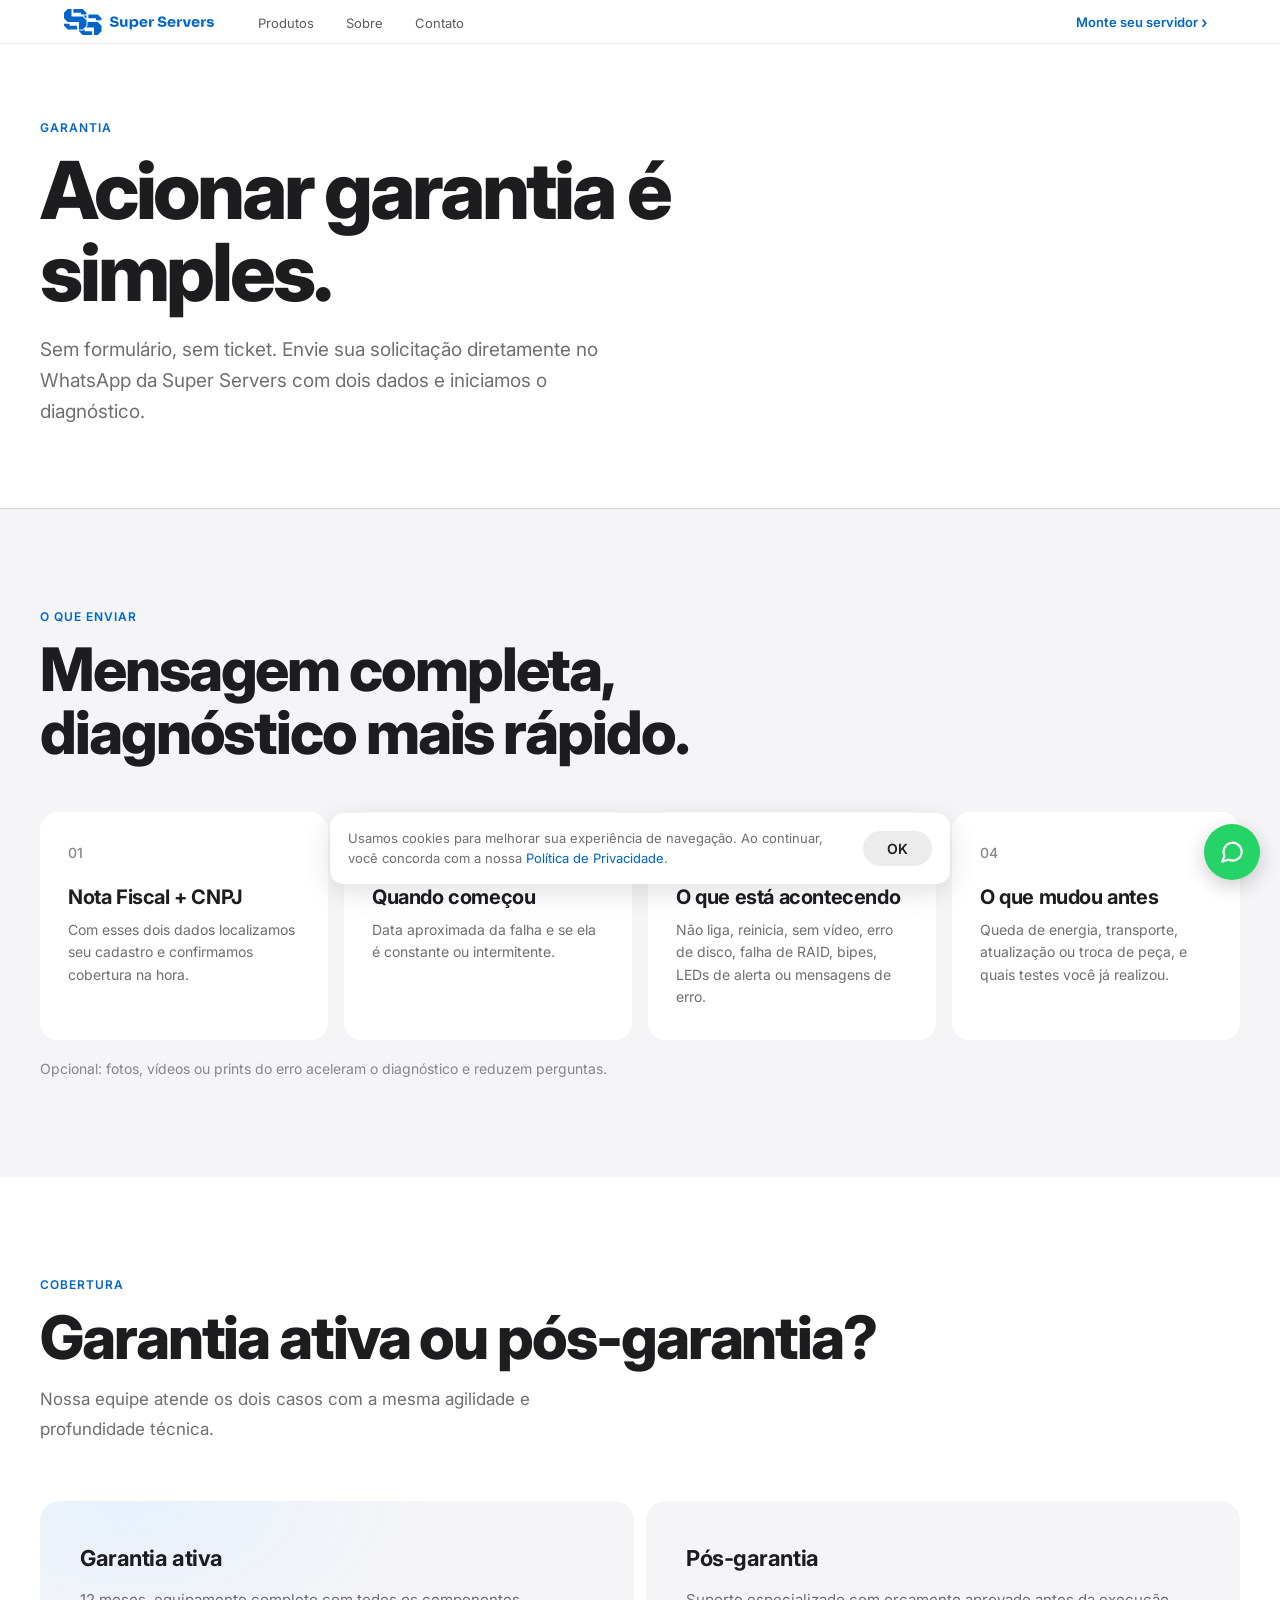
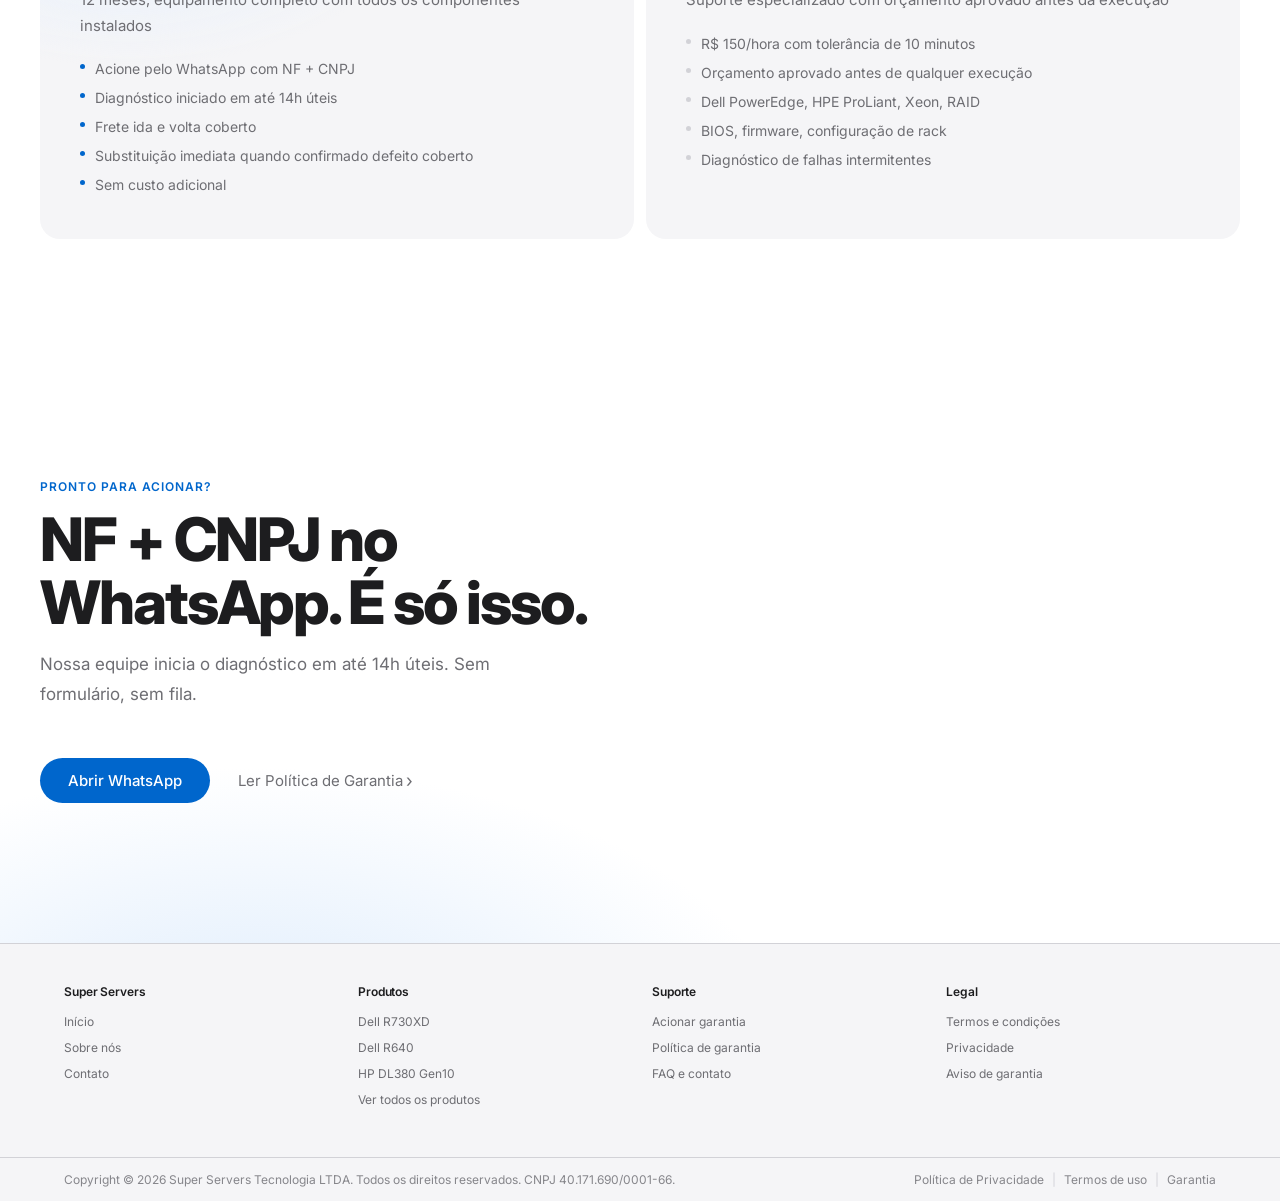
<file: acionar-garantia.html>
<!DOCTYPE html>
<html lang="pt-BR">
<head>
  <meta charset="UTF-8" />
  <meta name="viewport" content="width=device-width, initial-scale=1.0" />
  <meta name="color-scheme" content="light" />
  <meta name="format-detection" content="telephone=no, address=no, email=no" />
  <title>Acionar Garantia | Super Servers</title>
  <meta name="description" content="Como acionar a garantia da Super Servers. Envie NF + CNPJ no WhatsApp e inicie o diagnóstico em até 14h úteis." />
  <link rel="icon" type="image/svg+xml" href="/favicon.svg" />
  <link rel="icon" type="image/png" sizes="32x32" href="/favicon-32.png" />
  <link rel="apple-touch-icon" href="/apple-touch-icon.png" />
  <link rel="canonical" href="https://superservers.com.br/acionar-garantia.html" />
  <meta property="og:type" content="website" />
  <meta property="og:site_name" content="Super Servers" />
  <meta property="og:locale" content="pt_BR" />
  <meta property="og:title" content="Acionar Garantia | Super Servers" />
  <meta property="og:description" content="Como acionar a garantia da Super Servers. Envie NF + CNPJ no WhatsApp e inicie o diagnóstico em até 14h úteis." />
  <meta property="og:url" content="https://superservers.com.br/acionar-garantia.html" />
  <meta property="og:image" content="https://superservers.com.br/og-image.png" />
  <meta property="og:image:width" content="1200" />
  <meta property="og:image:height" content="630" />
  <meta name="twitter:card" content="summary_large_image" />
  <meta name="twitter:title" content="Acionar Garantia | Super Servers" />
  <meta name="twitter:description" content="Como acionar a garantia da Super Servers. Envie NF + CNPJ no WhatsApp e inicie o diagnóstico em até 14h úteis." />
  <meta name="twitter:image" content="https://superservers.com.br/og-image.png" />
  <link rel="preconnect" href="https://fonts.googleapis.com" />
  <link rel="preconnect" href="https://fonts.gstatic.com" crossorigin />
  <link href="https://fonts.googleapis.com/css2?family=Inter:wght@300;400;500;600;700;800&display=swap" rel="stylesheet" />
  <style>
    *, *::before, *::after { box-sizing: border-box; margin: 0; padding: 0; }

    :root {
      --blue:   #0066cc;
      --text:   #1d1d1f;
      --muted:  #6e6e73;
      --micro:  #86868b;
      --light:  #f5f5f7;
      --border: #d2d2d7;
      --white:  #ffffff;
    }

    html { scroll-behavior: smooth; color-scheme: only light; }
    body {
      font-family: 'Inter', -apple-system, BlinkMacSystemFont, sans-serif;
      color: var(--text); background: var(--white);
      -webkit-font-smoothing: antialiased; overflow-x: hidden;
    }

    /* ── NAV ── */
    nav {
      position: fixed; top: 0; left: 0; right: 0; z-index: 300; height: 44px;
      display: flex; align-items: center; justify-content: center;
      background: rgba(255,255,255,0.88);
      backdrop-filter: saturate(180%) blur(20px);
      -webkit-backdrop-filter: saturate(180%) blur(20px);
      border-bottom: 1px solid rgba(0,0,0,0.08);
    }
    .nav-inner { width: 100%; max-width: 1200px; padding: 0 24px; display: flex; align-items: center; justify-content: space-between; }
    .logo { font-size: 16px; font-weight: 700; color: var(--text); text-decoration: none; letter-spacing: -0.4px; }
    .logo em { color: var(--blue); font-style: normal; }
    .nav-links { display: flex; align-items: center; gap: 32px; list-style: none; margin: 0 auto 0 44px; }
    .nav-links a { font-size: 13px; color: var(--text); text-decoration: none; opacity: 0.72; transition: background 0.22s ease, color 0.22s ease, transform 0.18s ease, box-shadow 0.22s ease, opacity 0.15s; }
    .nav-links a:hover, .nav-links a.active { opacity: 1; }

    /* ── NAV HAMBURGER ── */
    .nav-hamburger { display: none; flex-direction: column; justify-content: center; align-items: center; gap: 5px; width: 36px; height: 36px; background: none; border: none; cursor: pointer; flex-shrink: 0; }
    .nav-hamburger span { display: block; width: 18px; height: 1.5px; background: var(--text); border-radius: 2px; transition: transform 0.25s ease, opacity 0.2s ease; transform-origin: center; }
    nav.nav-open .nav-hamburger span:nth-child(1) { transform: translateY(6.5px) rotate(45deg); }
    nav.nav-open .nav-hamburger span:nth-child(2) { opacity: 0; }
    nav.nav-open .nav-hamburger span:nth-child(3) { transform: translateY(-6.5px) rotate(-45deg); }

    /* ── BASE ── */
    .wrap { max-width: 1200px; margin: 0 auto; }
    .section { padding: 100px 24px; }
    .eyebrow { font-size: 12px; font-weight: 600; letter-spacing: 0.08em; text-transform: uppercase; color: var(--blue); margin-bottom: 14px; }
    h2.headline { font-size: clamp(40px, 5vw, 60px); font-weight: 800; letter-spacing: -0.035em; line-height: 1.05; color: var(--text); }
    .body-text { font-size: 17px; color: var(--muted); line-height: 1.75; max-width: 520px; }

    /* ── BOTÕES ── */
    .btn-primary { background: #0a2e5c; color: #fff; font-size: 15px; font-weight: 500; padding: 13px 28px; border-radius: 980px; text-decoration: none; display: inline-block; transition: background 0.22s ease, color 0.22s ease, transform 0.18s ease, box-shadow 0.22s ease, opacity 0.15s; }
    .btn-primary:hover { background: #5bb8ff; color: #fff; transform: scale(1.04); box-shadow: 0 0 24px rgba(91,184,255,0.45); opacity: 1; }
    .btn-secondary { font-size: 15px; color: var(--muted); text-decoration: none; display: inline-flex; align-items: center; gap: 3px; transition: color 0.15s, gap 0.15s; }
    .btn-secondary:hover { color: var(--text); gap: 6px; }
    .btn-secondary::after { content: '›'; font-size: 18px; }

    /* ── HERO ── */
    .page-hero { background: var(--white); padding: 120px 24px 80px; border-bottom: 1px solid var(--border); }
    .page-hero h1 { font-size: clamp(48px, 6.5vw, 80px); font-weight: 800; line-height: 1.03; letter-spacing: -0.04em; color: var(--text); max-width: 700px; margin-bottom: 20px; }
    .page-hero .lead { font-size: 19px; color: var(--muted); line-height: 1.65; max-width: 560px; }

    /* ── INFO CARDS ── */
    .info-section { background: var(--light); }
    .info-grid { display: grid; grid-template-columns: repeat(4, 1fr); gap: 16px; margin-top: 48px; }
    .info-card { background: var(--white); border-radius: 18px; padding: 32px 28px; }
    .info-num { font-size: 14px; font-weight: 500; color: var(--micro); margin-bottom: 24px; display: block; }
    .info-card h3 { font-size: 20px; font-weight: 700; letter-spacing: -0.02em; color: var(--text); margin-bottom: 10px; line-height: 1.2; }
    .info-card p { font-size: 14px; color: var(--muted); line-height: 1.6; }
    .info-tip { font-size: 14px; color: var(--micro); margin-top: 20px; }

    /* ── COBERTURA ── */
    .cobertura-section { background: var(--white); }
    .cobertura-grid { display: grid; grid-template-columns: 1fr 1fr; gap: 12px; margin-top: 56px; }
    .cobertura-card { border-radius: 20px; padding: 44px 40px; }
    .cobertura-card.card-garantia { background: #0a1830; }
    .cobertura-card.card-pos { background: var(--light); }
    .cobertura-card h3 { font-size: 22px; font-weight: 700; letter-spacing: -0.02em; margin-bottom: 16px; line-height: 1.2; }
    .cobertura-card.card-garantia h3 { color: #fff; }
    .cobertura-card.card-pos h3 { color: var(--text); }
    .cobertura-card p { font-size: 15px; line-height: 1.7; }
    .cobertura-card.card-garantia p { color: rgba(255,255,255,0.72); }
    .cobertura-card.card-pos p { color: var(--muted); }
    .cobertura-list { margin-top: 20px; display: flex; flex-direction: column; gap: 8px; }
    .cobertura-item { display: flex; align-items: flex-start; gap: 10px; font-size: 14px; line-height: 1.5; }
    .cobertura-card.card-garantia .cobertura-item { color: rgba(255,255,255,0.8); }
    .cobertura-card.card-pos .cobertura-item { color: var(--muted); }
    .cobertura-dot { width: 5px; height: 5px; border-radius: 50%; flex-shrink: 0; margin-top: 6px; }
    .card-garantia .cobertura-dot { background: rgba(255,255,255,0.4); }
    .card-pos .cobertura-dot { background: var(--border); }

    /* ── CTA ── */
    .cta-section { background: #0a1830; padding: 140px 24px; }
    .cta-section .eyebrow { color: #5bb8ff; }
    .cta-section .headline { color: #fff; }
    .cta-section .body-text { margin: 16px 0 0; text-align: left; color: rgba(255,255,255,0.72); }
    .cta-section .btn-primary { background: #fff; color: #0a2e5c; }
    .cta-section .btn-primary:hover { background: #5bb8ff; color: #fff; }
    .cta-section .btn-secondary { color: rgba(255,255,255,0.6); }
    .cta-section .btn-secondary:hover { color: #fff; }
    .cta-actions { display: flex; align-items: center; justify-content: flex-start; gap: 28px; flex-wrap: wrap; margin-top: 48px; }

    /* ── FOOTER ── */
    footer { background: var(--light); border-top: 1px solid var(--border); }
    .footer-wrap { max-width: 1200px; margin: 0 auto; padding: 0 24px; }
    .footer-links-grid { display: grid; grid-template-columns: repeat(4, 1fr); gap: 24px; padding-top: 40px; padding-bottom: 40px; }
    .footer-col h5 { font-size: 12px; font-weight: 600; color: var(--text); margin-bottom: 14px; letter-spacing: -0.01em; }
    .footer-col a { display: block; font-size: 12px; color: var(--muted); text-decoration: none; margin-bottom: 8px; line-height: 1.5; transition: color 0.15s; }
    .footer-col a:hover { color: var(--text); }
    .footer-bottom { border-top: 1px solid var(--border); padding: 14px 0; }
    .footer-bottom-inner { max-width: 1200px; margin: 0 auto; padding: 0 24px; display: flex; flex-direction: row; align-items: center; justify-content: space-between; gap: 16px; }
    .footer-bottom-row { display: flex; justify-content: space-between; align-items: center; }
    .footer-bottom p { font-size: 12px; color: var(--micro); }
    .footer-legal-links { display: flex; align-items: center; }
    .footer-legal-links a { font-size: 12px; color: var(--micro); text-decoration: none; transition: color 0.15s; }
    .footer-legal-links a:hover { color: var(--text); }
    .footer-legal-links span { font-size: 12px; color: var(--border); padding: 0 8px; }

    /* ── RESPONSIVE ── */
    @media (max-width: 960px) {
      .info-grid { grid-template-columns: 1fr 1fr; }
      .cobertura-grid { grid-template-columns: 1fr; }
      .footer-links-grid { grid-template-columns: 1fr 1fr; gap: 32px; }
    }
    @media (max-width: 720px) {
      nav .nav-links { display: none; }
      .nav-hamburger { display: flex; }
      nav.nav-open .nav-links { display: flex; flex-direction: column; margin: 0; position: absolute; top: 44px; left: 0; right: 0; background: rgba(255,255,255,0.97); backdrop-filter: saturate(180%) blur(20px); -webkit-backdrop-filter: saturate(180%) blur(20px); border-bottom: 1px solid var(--border); box-shadow: 0 8px 24px rgba(0,0,0,0.08); padding: 0 0 16px; gap: 0; list-style: none; animation: navIn 0.22s ease forwards; }
      @keyframes navIn { from { opacity: 0; transform: translateY(-8px); } to { opacity: 1; transform: translateY(0); } }
      nav.nav-open .nav-links li { border-top: 1px solid rgba(0,0,0,0.08); }
      nav.nav-open .nav-links a { display: block; padding: 14px 24px; font-size: 16px; font-weight: 500; opacity: 1; color: var(--text); }
    }
    @media (max-width: 600px) {
      .section { padding: 72px 20px; }
      .info-grid { grid-template-columns: 1fr; }
      .footer-bottom-inner { flex-direction: column; align-items: flex-start; gap: 10px; }
    }
    @media (max-width: 480px) {
      .section { padding: 56px 20px; }
      .footer-links-grid { grid-template-columns: 1fr; }
    }
  
    /* Entrada do topo, mesmo padrão da home (fade + subida por bloco) */
    .page-hero .wrap > * { animation: hvFade 1s cubic-bezier(.25,.8,.25,1) both; }
    .page-hero .wrap > :nth-child(2) { animation-delay: .15s; }
    .page-hero .wrap > :nth-child(3) { animation-delay: .3s; }
    @keyframes hvFade { from { opacity: 0; transform: translateY(24px); } to { opacity: 1; transform: none; } }
    @media (prefers-reduced-motion: reduce) { .page-hero .wrap > * { animation: none; } }

    .wa-float { position: fixed; right: 20px; bottom: 20px; z-index: 350; width: 56px; height: 56px; border-radius: 50%; background: #25d366; display: flex; align-items: center; justify-content: center; box-shadow: 0 6px 20px rgba(0,0,0,0.2); transition: transform .18s; }
    .wa-float:hover { transform: scale(1.08); }
    @media (max-width: 600px) { .wa-float { bottom: 16px; right: 16px; } }

    /* Blocos claros, mesmo padrão da home */
    .btn-primary { background: #0066cc; }
    .btn-primary:hover { background: #5bb8ff; }
    .lt-final { position: relative; overflow: hidden; background: radial-gradient(ellipse 60% 70% at 20% 120%, #dcebfc 0%, rgba(220,235,252,0) 70%), #fff !important; }
    .lt-final .eyebrow { color: var(--blue) !important; }
    .lt-final h2, .lt-final .headline { color: var(--text) !important; }
    .lt-final .body-text { color: var(--muted) !important; }
    .lt-final .btn-primary { background: #0066cc !important; color: #fff !important; }
    .lt-final .btn-primary:hover { background: #5bb8ff !important; }
    .lt-final .btn-secondary { color: var(--muted) !important; }
    .lt-final .btn-secondary:hover { color: var(--text) !important; }
    .cobertura-card.card-garantia { background: radial-gradient(ellipse 70% 70% at 15% 0%, #e7f1fd 0%, rgba(231,241,253,0) 70%), var(--light); }
    .cobertura-card.card-garantia h3 { color: var(--text); }
    .cobertura-card.card-garantia p, .cobertura-card.card-garantia .cobertura-item { color: var(--muted); }
    .card-garantia .cobertura-dot { background: var(--blue); }

    /* Link do quiz no topo (texto azul com ›, sem pílula) */
    .nav-quiz { margin-left: auto; margin-right: 8px; background: none; color: var(--blue); border: 0; padding: 0; font: 600 13px 'Inter', sans-serif; cursor: pointer; text-decoration: none; white-space: nowrap; display: inline-flex; align-items: center; gap: 3px; transition: color .15s, gap .15s, opacity .25s, transform .25s; }
    .nav-quiz::after { content: '›'; font-size: 16px; }
    .nav-quiz:hover { color: #0a2e5c; gap: 6px; }
    .nav-quiz.hide { opacity: 0; transform: translateY(-4px); pointer-events: none; }
    @media (max-width: 960px) { .nav-quiz { display: none; } }
  </style>
</head>
<body>

  <nav>
    <div class="nav-inner">
      <a href="index.html" class="logo" aria-label="Super Servers"><img src="logo.svg" alt="Super Servers" style="height: 26px; width: auto; display: block;"></a>
      <ul class="nav-links">
        <li><a href="produtos.html">Produtos</a></li>
        <li><a href="sobre.html">Sobre</a></li>
        <li><a href="contato.html">Contato</a></li>
      </ul>
      <a href="index.html#quiz" class="nav-quiz">Monte seu servidor</a>
      <button class="nav-hamburger" id="navHamburger" aria-label="Menu" aria-expanded="false">
        <span></span><span></span><span></span>
      </button>
    </div>
  </nav>

  <!-- HERO -->
  <div class="page-hero">
    <div class="wrap">
      <p class="eyebrow">Garantia</p>
      <h1>Acionar garantia é simples.</h1>
      <p class="lead">Sem formulário, sem ticket. Envie sua solicitação diretamente no WhatsApp da Super Servers com dois dados e iniciamos o diagnóstico.</p>
    </div>
  </div>

  <!-- INFO CARDS -->
  <section class="section info-section">
    <div class="wrap">
      <p class="eyebrow">O que enviar</p>
      <h2 class="headline">Mensagem completa,<br>diagnóstico mais rápido.</h2>
      <div class="info-grid">

        <div class="info-card">
          <span class="info-num">01</span>
          <h3>Nota Fiscal + CNPJ</h3>
          <p>Com esses dois dados localizamos seu cadastro e confirmamos cobertura na hora.</p>
        </div>

        <div class="info-card">
          <span class="info-num">02</span>
          <h3>Quando começou</h3>
          <p>Data aproximada da falha e se ela é constante ou intermitente.</p>
        </div>

        <div class="info-card">
          <span class="info-num">03</span>
          <h3>O que está acontecendo</h3>
          <p>Não liga, reinicia, sem vídeo, erro de disco, falha de RAID, bipes, LEDs de alerta ou mensagens de erro.</p>
        </div>

        <div class="info-card">
          <span class="info-num">04</span>
          <h3>O que mudou antes</h3>
          <p>Queda de energia, transporte, atualização ou troca de peça, e quais testes você já realizou.</p>
        </div>

      </div>
      <p class="info-tip">Opcional: fotos, vídeos ou prints do erro aceleram o diagnóstico e reduzem perguntas.</p>
    </div>
  </section>

  <!-- COBERTURA -->
  <section class="section cobertura-section">
    <div class="wrap">
      <p class="eyebrow">Cobertura</p>
      <h2 class="headline">Garantia ativa ou pós-garantia?</h2>
      <p class="body-text" style="margin-top: 16px;">Nossa equipe atende os dois casos com a mesma agilidade e profundidade técnica.</p>
      <div class="cobertura-grid">

        <div class="cobertura-card card-garantia">
          <h3>Garantia ativa</h3>
          <p>12 meses, equipamento completo com todos os componentes instalados</p>
          <div class="cobertura-list">
            <div class="cobertura-item"><span class="cobertura-dot"></span><span>Acione pelo WhatsApp com NF + CNPJ</span></div>
            <div class="cobertura-item"><span class="cobertura-dot"></span><span>Diagnóstico iniciado em até 14h úteis</span></div>
            <div class="cobertura-item"><span class="cobertura-dot"></span><span>Frete ida e volta coberto</span></div>
            <div class="cobertura-item"><span class="cobertura-dot"></span><span>Substituição imediata quando confirmado defeito coberto</span></div>
            <div class="cobertura-item"><span class="cobertura-dot"></span><span>Sem custo adicional</span></div>
          </div>
        </div>

        <div class="cobertura-card card-pos">
          <h3>Pós-garantia</h3>
          <p>Suporte especializado com orçamento aprovado antes da execução</p>
          <div class="cobertura-list">
            <div class="cobertura-item"><span class="cobertura-dot"></span><span>R$ 150/hora com tolerância de 10 minutos</span></div>
            <div class="cobertura-item"><span class="cobertura-dot"></span><span>Orçamento aprovado antes de qualquer execução</span></div>
            <div class="cobertura-item"><span class="cobertura-dot"></span><span>Dell PowerEdge, HPE ProLiant, Xeon, RAID</span></div>
            <div class="cobertura-item"><span class="cobertura-dot"></span><span>BIOS, firmware, configuração de rack</span></div>
            <div class="cobertura-item"><span class="cobertura-dot"></span><span>Diagnóstico de falhas intermitentes</span></div>
          </div>
        </div>

      </div>
    </div>
  </section>

  <!-- CTA -->
  <section class="cta-section lt-final">
    <div class="wrap">
      <p class="eyebrow">Pronto para acionar?</p>
      <h2 class="headline" style="max-width: 600px;">NF + CNPJ no WhatsApp. É só isso.</h2>
      <p class="body-text">Nossa equipe inicia o diagnóstico em até 14h úteis. Sem formulário, sem fila.</p>
      <div class="cta-actions">
        <a href="https://wa.me/551120535313?text=Ol%C3%A1%21%20Preciso%20acionar%20a%20garantia%20de%20um%20servidor.%20Vou%20enviar%20a%20nota%20fiscal%20e%20o%20CNPJ." target="_blank" class="btn-primary">Abrir WhatsApp</a>
        <a href="garantia.html" class="btn-secondary">Ler Política de Garantia</a>
      </div>
    </div>
  </section>

  <a href="https://wa.me/551120535313?text=Ol%C3%A1%21%20Preciso%20acionar%20a%20garantia%20de%20um%20servidor.%20Vou%20enviar%20a%20nota%20fiscal%20e%20o%20CNPJ." target="_blank" class="wa-float" aria-label="Falar no WhatsApp">
    <svg viewBox="0 0 24 24" width="26" height="26" fill="none" stroke="#fff" stroke-width="2" stroke-linecap="round" stroke-linejoin="round" aria-hidden="true"><path d="M21 11.5a8.4 8.4 0 0 1-12.4 7.4L3 21l2.1-5.4A8.4 8.4 0 1 1 21 11.5z"/></svg>
  </a>

  <footer>
    <div class="footer-wrap footer-links-grid">
      <div class="footer-col">
        <h5>Super Servers</h5>
        <a href="index.html">Início</a>
        <a href="sobre.html">Sobre nós</a>
        <a href="contato.html">Contato</a>
      </div>
      <div class="footer-col">
        <h5>Produtos</h5>
        <a href="produtos.html#dell">Dell R730XD</a>
        <a href="produtos.html#dell">Dell R640</a>
        <a href="produtos.html#hp">HP DL380 Gen10</a>
        <a href="produtos.html">Ver todos os produtos</a>
      </div>
      <div class="footer-col">
        <h5>Suporte</h5>
        <a href="acionar-garantia.html">Acionar garantia</a>
        <a href="garantia.html">Política de garantia</a>
        <a href="contato.html">FAQ e contato</a>
      </div>
      <div class="footer-col">
        <h5>Legal</h5>
        <a href="termos.html">Termos e condições</a>
        <a href="privacidade.html">Privacidade</a>
        <a href="garantia.html">Aviso de garantia</a>
      </div>
    </div>
    <div class="footer-bottom">
      <div class="footer-bottom-inner">
        <div class="footer-bottom-row">
          <p>Copyright © 2026 Super Servers Tecnologia LTDA. Todos os direitos reservados. CNPJ 40.171.690/0001-66.</p>
        </div>
        <div class="footer-legal-links">
          <a href="privacidade.html">Política de Privacidade</a>
          <span>|</span>
          <a href="termos.html">Termos de uso</a>
          <span>|</span>
          <a href="garantia.html">Garantia</a>
        </div>
      </div>
    </div>
  </footer>

<script>
(function(){
  var els = document.querySelectorAll(
    '.eyebrow, .headline, .body-text, .lead, .info-tip, ' +
    '.info-card, .cobertura-card, .cta-actions, ' +
    '.page-hero h1, .page-hero .lead, .page-hero .eyebrow'
  );
  els.forEach(function(el){
    el.style.cssText += 'opacity:0;transform:translateY(20px);transition:opacity 0.65s ease,transform 0.65s ease;';
  });
  ['.info-grid', '.cobertura-grid'].forEach(function(sel){
    var grid = document.querySelector(sel);
    if(!grid) return;
    Array.from(grid.children).forEach(function(child,i){
      child.style.transitionDelay = (i * 0.08) + 's';
    });
  });
  var io = new IntersectionObserver(function(entries){
    entries.forEach(function(e){
      if(e.isIntersecting){
        e.target.style.opacity = '1';
        e.target.style.transform = 'translateY(0)';
        io.unobserve(e.target);
      }
    });
  },{threshold:0.1,rootMargin:'0px 0px -40px 0px'});
  els.forEach(function(el){ io.observe(el); });
})();

// ── HAMBURGER NAV ──
(function(){
  var btn = document.getElementById('navHamburger');
  var nav = document.querySelector('nav');
  if(!btn) return;
  btn.addEventListener('click', function(){
    var isOpen = nav.classList.toggle('nav-open');
    btn.setAttribute('aria-expanded', isOpen);
    document.body.style.overflow = isOpen ? 'hidden' : '';
  });
  document.querySelectorAll('.nav-links a').forEach(function(a){
    a.addEventListener('click', function(){
      nav.classList.remove('nav-open');
      btn.setAttribute('aria-expanded', 'false');
      document.body.style.overflow = '';
    });
  });
})();
</script>

  <!-- COOKIE CONSENT (LGPD) -->
  <div id="cookieConsent" class="cookie-consent" aria-label="Aviso de cookies">
    <p>Usamos cookies para melhorar sua experiência de navegação. Ao continuar, você concorda com a nossa <a href="privacidade.html">Política de Privacidade</a>.</p>
    <button type="button" id="cookieOk">OK</button>
  </div>
  <style>
    .cookie-consent { position: fixed; bottom: 16px; left: 16px; right: 16px; max-width: 620px; margin: 0 auto; z-index: 998; background: #fff; color: #1d1d1f; border-radius: 14px; padding: 16px 18px; box-shadow: 0 8px 28px rgba(0,0,0,0.12); display: none; align-items: center; gap: 16px; font-family: 'Inter', -apple-system, sans-serif; }
    .cookie-consent.show { display: flex; }
    .cookie-consent p { font-size: 13px; line-height: 1.5; color: #6e6e73; margin: 0; }
    .cookie-consent a { color: #0066cc; text-decoration: none; }
    .cookie-consent a:hover { text-decoration: underline; }
    .cookie-consent button { flex-shrink: 0; background: #ececec; color: #1d1d1f; border: none; border-radius: 980px; padding: 9px 24px; font-size: 14px; font-weight: 600; cursor: pointer; font-family: inherit; transition: background 0.18s ease, color 0.18s ease; }
    .cookie-consent button:hover { background: #e0e0e0; color: #1d1d1f; }
    @media (max-width: 520px) { .cookie-consent { flex-direction: column; align-items: stretch; text-align: left; } .cookie-consent button { width: 100%; padding: 11px; } }
  </style>
  <script>
  (function(){
    try { if (localStorage.getItem("cookieConsent") === "ok") return; } catch(e) {}
    var el = document.getElementById("cookieConsent");
    if (!el) return;
    setTimeout(function(){ el.classList.add("show"); }, 600);
    document.getElementById("cookieOk").addEventListener("click", function(){
      try { localStorage.setItem("cookieConsent", "ok"); } catch(e) {}
      el.classList.remove("show");
    });
  })();
  </script>
</body>
</html>
</file>
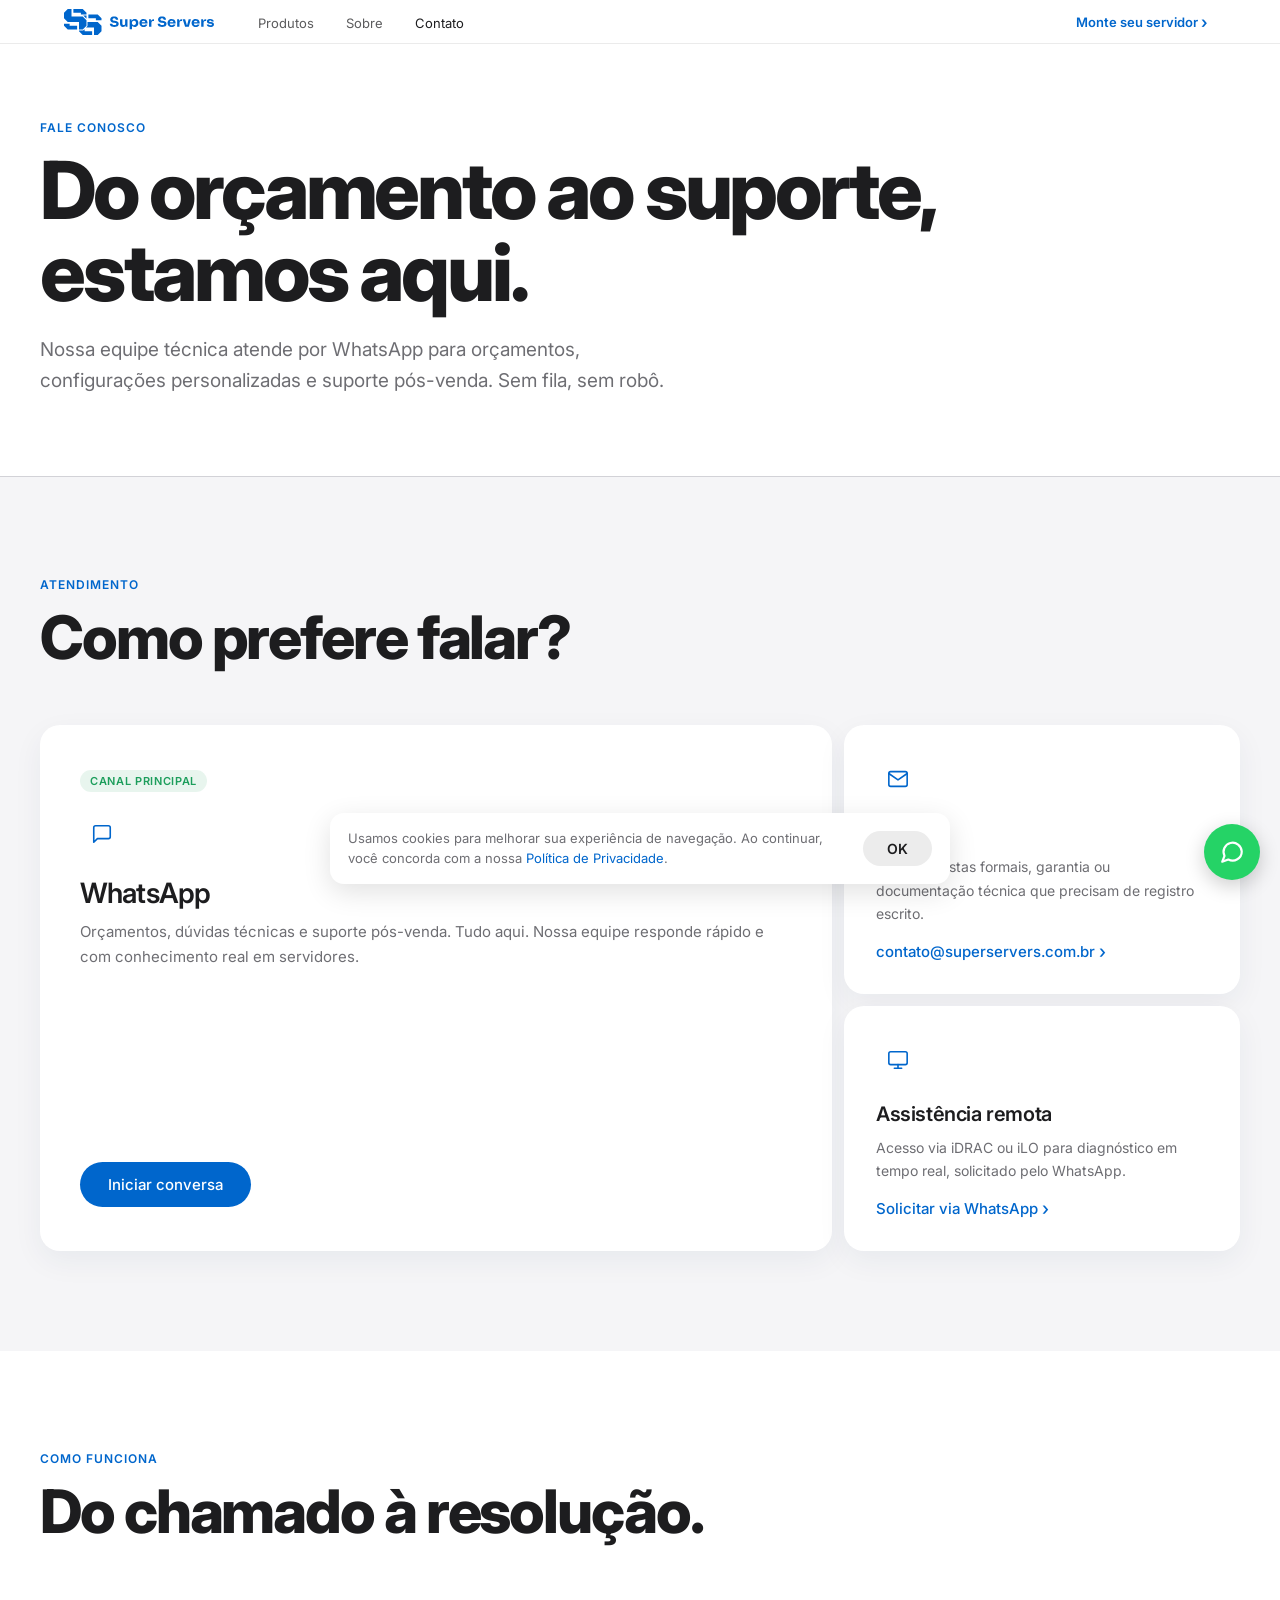
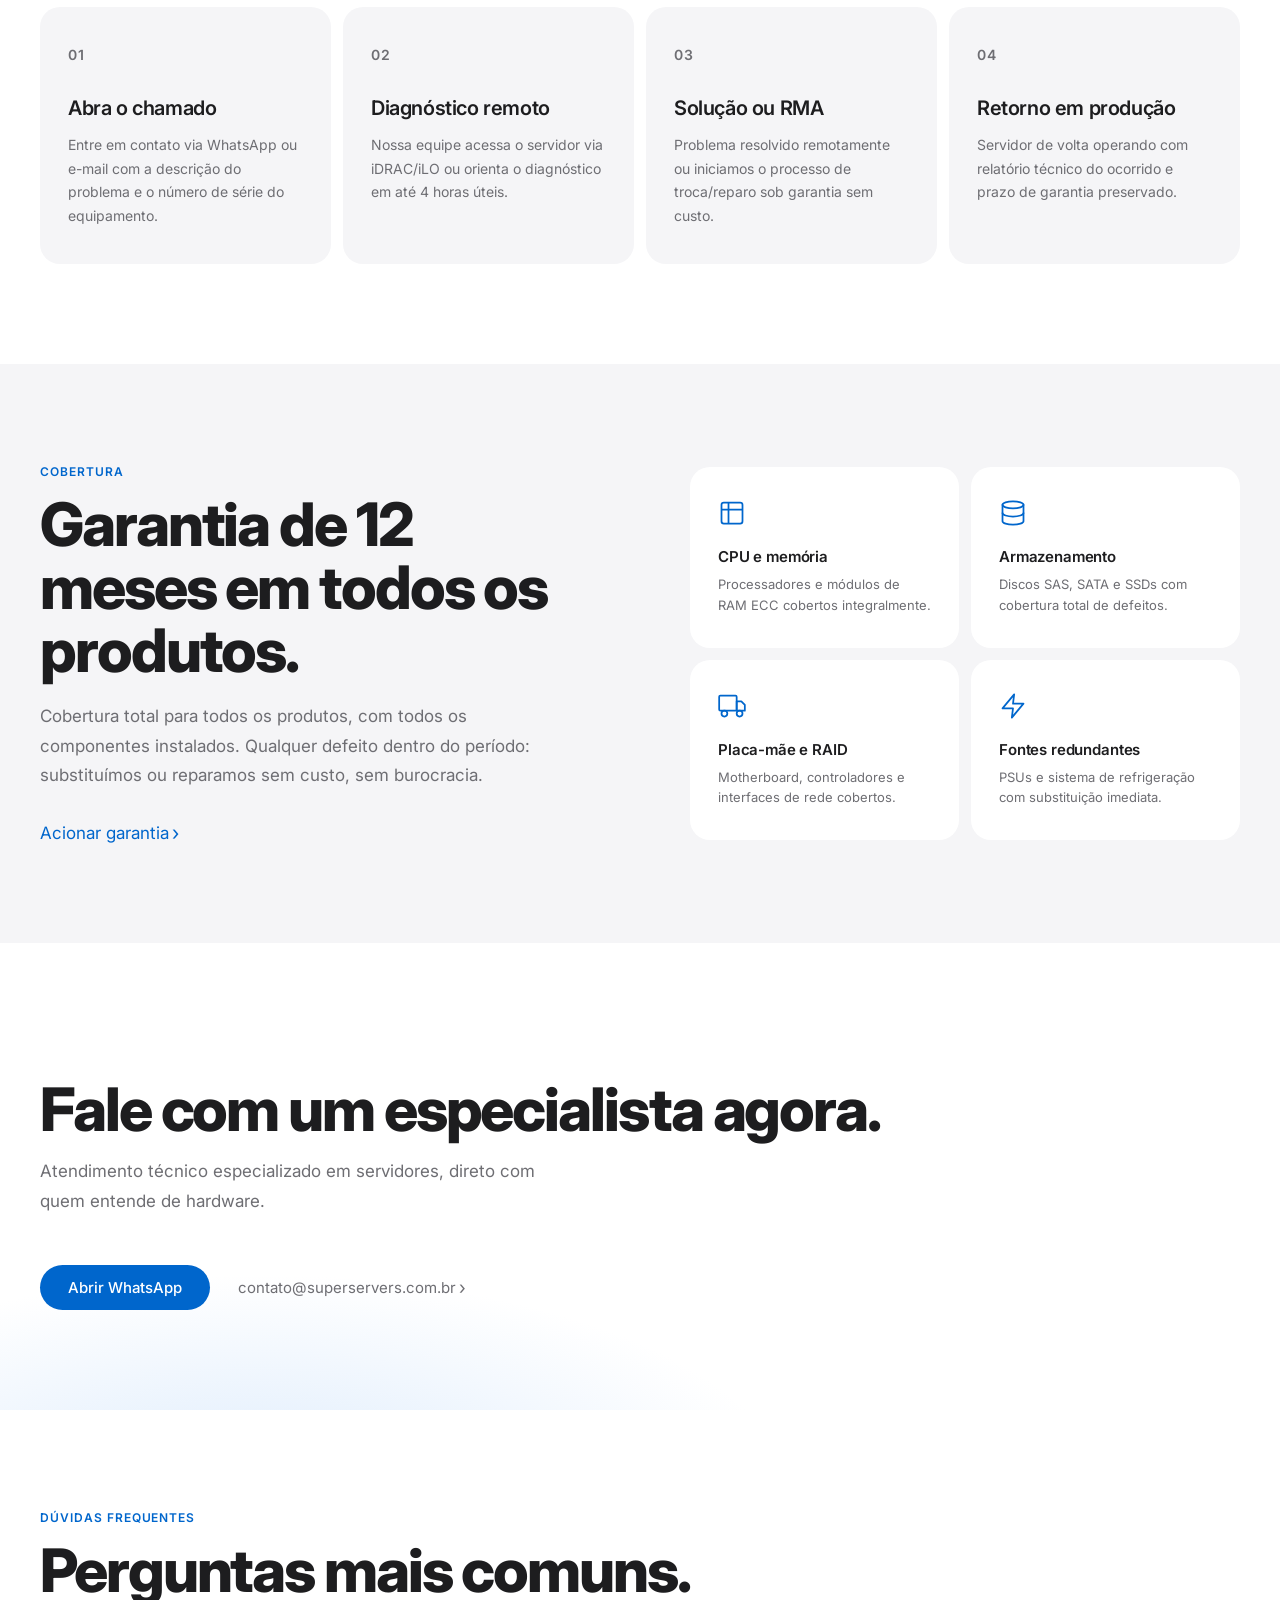
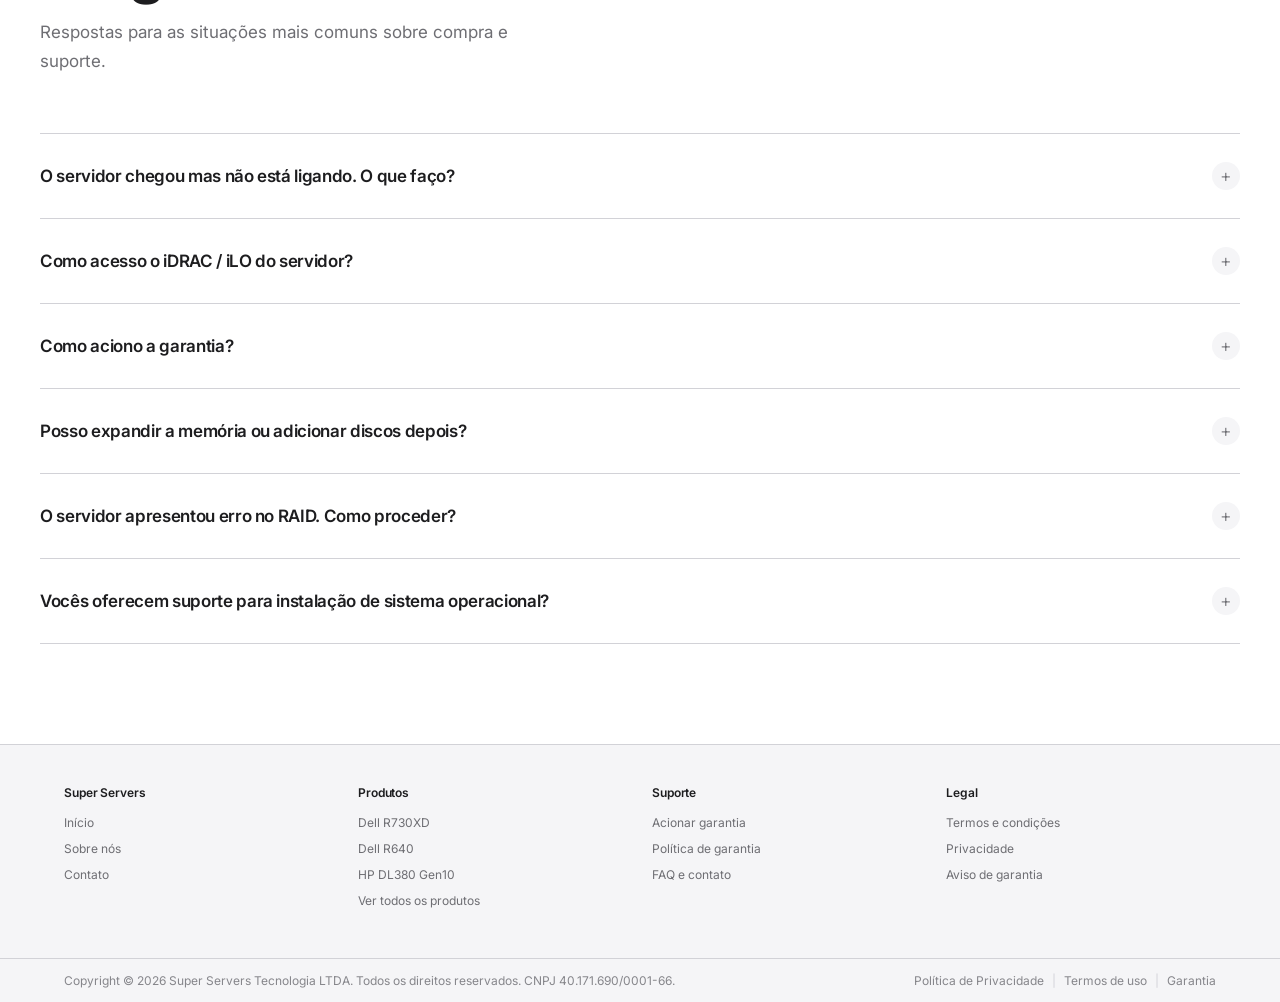
<file: contato.html>
<!DOCTYPE html>
<html lang="pt-BR">
<head>
  <meta charset="UTF-8" />
  <meta name="viewport" content="width=device-width, initial-scale=1.0" />
  <meta name="color-scheme" content="light" />
  <meta name="format-detection" content="telephone=no, address=no, email=no" />
  <title>Contato & Suporte | Super Servers</title>
  <meta name="description" content="Fale com a Super Servers. Orçamentos, suporte técnico e garantia. Atendimento via WhatsApp, sem fila, sem robô." />
  <link rel="icon" type="image/svg+xml" href="/favicon.svg" />
  <link rel="icon" type="image/png" sizes="32x32" href="/favicon-32.png" />
  <link rel="apple-touch-icon" href="/apple-touch-icon.png" />
  <link rel="canonical" href="https://superservers.com.br/contato.html" />
  <meta property="og:type" content="website" />
  <meta property="og:site_name" content="Super Servers" />
  <meta property="og:locale" content="pt_BR" />
  <meta property="og:title" content="Contato & Suporte | Super Servers" />
  <meta property="og:description" content="Fale com a Super Servers. Orçamentos, suporte técnico e garantia. Atendimento via WhatsApp, sem fila, sem robô." />
  <meta property="og:url" content="https://superservers.com.br/contato.html" />
  <meta property="og:image" content="https://superservers.com.br/og-image.png" />
  <meta property="og:image:width" content="1200" />
  <meta property="og:image:height" content="630" />
  <meta name="twitter:card" content="summary_large_image" />
  <meta name="twitter:title" content="Contato & Suporte | Super Servers" />
  <meta name="twitter:description" content="Fale com a Super Servers. Orçamentos, suporte técnico e garantia. Atendimento via WhatsApp, sem fila, sem robô." />
  <meta name="twitter:image" content="https://superservers.com.br/og-image.png" />
  <link rel="preconnect" href="https://fonts.googleapis.com" />
  <link rel="preconnect" href="https://fonts.gstatic.com" crossorigin />
  <link href="https://fonts.googleapis.com/css2?family=Inter:wght@300;400;500;600;700;800&display=swap" rel="stylesheet" />
  <style>
    *, *::before, *::after { box-sizing: border-box; margin: 0; padding: 0; }

    :root {
      --blue:   #0066cc;
      --text:   #1d1d1f;
      --muted:  #6e6e73;
      --micro:  #86868b;
      --light:  #f5f5f7;
      --border: #d2d2d7;
      --white:  #ffffff;
    }

    html { scroll-behavior: smooth; color-scheme: only light; }

    body {
      font-family: 'Inter', -apple-system, BlinkMacSystemFont, sans-serif;
      color: var(--text);
      background: var(--white);
      -webkit-font-smoothing: antialiased;
      overflow-x: hidden;
    }

    /* ─────────────── NAV ─────────────── */
    nav {
      position: fixed; top: 0; left: 0; right: 0; z-index: 300;
      height: 44px;
      display: flex; align-items: center; justify-content: center;
      background: rgba(255,255,255,0.88);
      backdrop-filter: saturate(180%) blur(20px);
      -webkit-backdrop-filter: saturate(180%) blur(20px);
      border-bottom: 1px solid rgba(0,0,0,0.08);
    }
    .nav-inner {
      width: 100%; max-width: 1200px; padding: 0 24px;
      display: flex; align-items: center; justify-content: space-between;
    }
    .logo { font-size: 16px; font-weight: 700; color: var(--text); text-decoration: none; letter-spacing: -0.4px; }
    .logo em { color: var(--blue); font-style: normal; }
    .nav-links { display: flex; align-items: center; gap: 32px; list-style: none; margin: 0 auto 0 44px; }
    .nav-links a { font-size: 13px; color: var(--text); text-decoration: none; opacity: 0.72; transition: background 0.22s ease, color 0.22s ease, transform 0.18s ease, box-shadow 0.22s ease, opacity 0.15s; }
    .nav-links a:hover, .nav-links a.active { opacity: 1; }

    /* ─────────────── LAYOUT BASE ─────────────── */
    .section { padding: 100px 24px; }
    .wrap { max-width: 1200px; margin: 0 auto; }

    .eyebrow {
      font-size: 12px; font-weight: 600; letter-spacing: 0.08em;
      text-transform: uppercase; color: var(--blue); margin-bottom: 14px;
    }
    h2.headline {
      font-size: clamp(40px, 5vw, 60px);
      font-weight: 800; letter-spacing: -0.035em;
      line-height: 1.05; color: var(--text);
    }
    .body-text { font-size: 17px; color: var(--muted); line-height: 1.75; max-width: 520px; }

    /* ─────────────── BOTÕES ─────────────── */
    .btn-primary {
      background: #0a2e5c; color: #fff;
      font-size: 15px; font-weight: 500;
      padding: 13px 28px; border-radius: 980px;
      text-decoration: none; display: inline-block; transition: background 0.22s ease, color 0.22s ease, transform 0.18s ease, box-shadow 0.22s ease, opacity 0.15s;
    }
    .btn-primary:hover { background: #5bb8ff; color: #fff; transform: scale(1.04); box-shadow: 0 0 24px rgba(91,184,255,0.45); opacity: 1; }

    .btn-ghost {
      font-size: 17px; color: var(--blue); text-decoration: none;
      display: inline-flex; align-items: center; gap: 3px; transition: gap 0.15s;
    }
    .btn-ghost:hover { gap: 7px; }
    .btn-ghost::after { content: '›'; font-size: 20px; line-height: 1; }

    .btn-secondary {
      font-size: 15px; color: var(--muted); text-decoration: none;
      display: inline-flex; align-items: center; gap: 3px; transition: color 0.15s, gap 0.15s;
    }
    .btn-secondary:hover { color: var(--text); gap: 6px; }
    .btn-secondary::after { content: '›'; font-size: 18px; }

    /* ─────────────── PAGE HERO ─────────────── */
    .page-hero {
      background: var(--white); padding: 120px 24px 80px;
      border-bottom: 1px solid var(--border);
    }
    .page-hero h1 {
      font-size: clamp(48px, 6.5vw, 80px);
      font-weight: 800; line-height: 1.03;
      letter-spacing: -0.04em; color: var(--text);
      max-width: none; margin-bottom: 20px;
    }
    .page-hero .lead { font-size: 19px; color: var(--muted); line-height: 1.65; max-width: 660px; }

    /* ─────────────── CANAIS ─────────────── */
    .canais-section { background: #0a1830; }
    .canais-section .eyebrow { color: #5bb8ff; }
    .canais-section .headline { color: #fff; }
    .canais-grid { display: grid; grid-template-columns: 2fr 1fr; gap: 12px; margin-top: 56px; }
    .canais-secondary { display: flex; flex-direction: column; gap: 12px; }
    .canal-card { background: var(--white); border-radius: 20px; padding: 44px 40px; }
    .canal-card.canal-main { display: flex; flex-direction: column; justify-content: space-between; }
    .canal-card.canal-sm { padding: 32px 32px; }
    .canal-icon {
      width: 44px; height: 44px;
      display: flex; align-items: center; justify-content: center;
      margin-bottom: 20px;
    }
    .canal-card h3 { font-size: 20px; font-weight: 600; letter-spacing: -0.02em; color: var(--text); margin-bottom: 10px; }
    .canal-card.canal-main h3 { font-size: 28px; letter-spacing: -0.03em; }
    .canal-card p { font-size: 15px; color: var(--muted); line-height: 1.65; margin-bottom: 24px; }
    .canal-card.canal-sm p { font-size: 14px; margin-bottom: 16px; }
    .canal-link {
      display: inline-flex; align-items: center; gap: 4px;
      font-size: 15px; color: var(--blue); text-decoration: none;
      font-weight: 500; transition: gap 0.15s;
    }
    .canal-link:hover { gap: 8px; }
    .canal-link::after { content: '›'; font-size: 18px; }
    .canal-badge {
      display: inline-block; font-size: 11px; font-weight: 600;
      letter-spacing: 0.06em; text-transform: uppercase;
      color: #1d9e5c; background: rgba(29,158,92,0.1);
      padding: 4px 10px; border-radius: 980px; margin-bottom: 20px;
    }

    /* ─────────────── PROCESSO DE SUPORTE ─────────────── */
    .process-section { background: var(--white); }
    .process-grid { display: grid; grid-template-columns: repeat(4, 1fr); gap: 12px; margin-top: 64px; }
    .process-card { background: var(--light); border-radius: 20px; padding: 36px 28px; }
    .process-num { font-size: 12px; font-weight: 600; color: var(--blue); letter-spacing: 0.08em; text-transform: uppercase; margin-bottom: 28px; }
    .process-card h3 { font-size: 20px; font-weight: 600; color: var(--text); letter-spacing: -0.02em; line-height: 1.3; margin-bottom: 12px; }
    .process-card p { font-size: 14px; color: var(--muted); line-height: 1.7; }

    /* ─────────────── GARANTIA ─────────────── */
    .garantia-section { background: var(--light); }
    .garantia-grid { display: grid; grid-template-columns: 1fr 1fr; gap: 100px; align-items: center; }
    .garantia-text .body-text { margin-top: 20px; }
    .garantia-cards { display: grid; grid-template-columns: 1fr 1fr; gap: 12px; }
    .garantia-card { background: var(--white); border-radius: 20px; padding: 32px 28px; }
    .garantia-card h4 { font-size: 15px; font-weight: 600; color: var(--text); margin-bottom: 8px; letter-spacing: -0.01em; }
    .garantia-card p { font-size: 13px; color: var(--muted); line-height: 1.6; }
    .garantia-card .g-icon { margin-bottom: 16px; }

    /* ─────────────── FAQ ─────────────── */
    .faq-section { background: var(--white); }
    .faq-header { margin-bottom: 56px; }
    details { border-bottom: 1px solid var(--border); }
    details:first-of-type { border-top: 1px solid var(--border); }
    summary {
      display: flex; align-items: center; justify-content: space-between;
      padding: 28px 0; cursor: pointer; list-style: none;
      font-size: 17px; font-weight: 600; letter-spacing: -0.02em; color: var(--text);
      gap: 16px;
    }
    summary::-webkit-details-marker { display: none; }
    .summary-icon {
      width: 28px; height: 28px; border-radius: 50%;
      background: var(--light); color: var(--muted);
      display: flex; align-items: center; justify-content: center;
      font-size: 18px; font-weight: 300; flex-shrink: 0;
      transition: background 0.2s, transform 0.2s;
      line-height: 0; padding-bottom: 1px;
    }
    details[open] .summary-icon { background: #0a2e5c; color: #fff; transform: rotate(45deg); }
    .faq-body { padding: 0 0 28px; font-size: 15px; color: var(--muted); line-height: 1.75; max-width: 720px; }

    /* ─────────────── CTA FINAL ─────────────── */
    .cta-section { background: #0a1830; padding: 100px 24px; }
    .cta-section .eyebrow { margin-bottom: 20px; color: #5bb8ff; }
    .cta-section .headline { color: #fff; }
    .cta-section .body-text { margin: 16px 0 0; color: rgba(255,255,255,0.72); }
    .cta-section .btn-primary { background: #fff; color: var(--text); }
    .cta-section .btn-primary:hover { background: #5bb8ff; color: #fff; transform: scale(1.04); box-shadow: 0 0 24px rgba(91,184,255,0.45); opacity: 1; }
    .cta-section .btn-secondary { color: rgba(255,255,255,0.72); }
    .cta-section .btn-secondary:hover { color: #fff; }
    .cta-actions { display: flex; align-items: center; justify-content: flex-start; gap: 28px; flex-wrap: wrap; margin-top: 48px; }

    /* ─────────────── FOOTER ─────────────── */
    footer { background: var(--light); border-top: 1px solid var(--border); }
    .footer-wrap { max-width: 1200px; margin: 0 auto; padding: 0 24px; }
    .footer-links-grid { display: grid; grid-template-columns: repeat(4, 1fr); gap: 24px; padding-top: 40px; padding-bottom: 40px; }
    .footer-col h5 { font-size: 12px; font-weight: 600; color: var(--text); margin-bottom: 14px; letter-spacing: -0.01em; }
    .footer-col a { display: block; font-size: 12px; color: var(--muted); text-decoration: none; margin-bottom: 8px; line-height: 1.5; transition: color 0.15s; }
    .footer-col a:hover { color: var(--text); }
    .footer-bottom { border-top: 1px solid var(--border); padding: 14px 0; }
    .footer-bottom-inner { max-width: 1200px; margin: 0 auto; padding: 0 24px; display: flex; flex-direction: row; align-items: center; justify-content: space-between; gap: 16px; }
    .footer-bottom-row { display: flex; justify-content: space-between; align-items: center; }
    .footer-bottom p { font-size: 12px; color: var(--micro); }
    .footer-legal-links { display: flex; align-items: center; }
    .footer-legal-links a { font-size: 12px; color: var(--micro); text-decoration: none; transition: color 0.15s; }
    .footer-legal-links a:hover { color: var(--text); }
    .footer-legal-links span { font-size: 12px; color: var(--border); padding: 0 8px; }

    /* ─────────────── NAV HAMBURGER ─────────────── */
    .nav-hamburger {
      display: none;
      flex-direction: column; justify-content: center; align-items: center;
      gap: 5px; width: 36px; height: 36px;
      background: none; border: none; cursor: pointer; flex-shrink: 0;
    }
    .nav-hamburger span {
      display: block; width: 18px; height: 1.5px;
      background: var(--text); border-radius: 2px;
      transition: transform 0.25s ease, opacity 0.2s ease;
      transform-origin: center;
    }
    nav.nav-open .nav-hamburger span:nth-child(1) { transform: translateY(6.5px) rotate(45deg); }
    nav.nav-open .nav-hamburger span:nth-child(2) { opacity: 0; }
    nav.nav-open .nav-hamburger span:nth-child(3) { transform: translateY(-6.5px) rotate(-45deg); }

    /* ─────────────── RESPONSIVE ─────────────── */
    @media (max-width: 960px) {
      .canais-grid { grid-template-columns: 1fr; }
      .process-grid { grid-template-columns: 1fr 1fr; }
      .garantia-grid { grid-template-columns: 1fr; gap: 56px; }
      .footer-links-grid { grid-template-columns: 1fr 1fr; gap: 32px; }
    }
    @media (max-width: 720px) {
      nav .nav-links { display: none; }
      .nav-hamburger { display: flex; }
      nav.nav-open .nav-links {
        display: flex; flex-direction: column; margin: 0;
        position: absolute; top: 44px; left: 0; right: 0;
        background: rgba(255,255,255,0.97);
        backdrop-filter: saturate(180%) blur(20px);
        -webkit-backdrop-filter: saturate(180%) blur(20px);
        border-bottom: 1px solid var(--border);
        box-shadow: 0 8px 24px rgba(0,0,0,0.08);
        padding: 0 0 16px; gap: 0; list-style: none;
        animation: navIn 0.22s ease forwards;
      }
      @keyframes navIn {
        from { opacity: 0; transform: translateY(-8px); }
        to   { opacity: 1; transform: translateY(0); }
      }
      nav.nav-open .nav-links li { border-top: 1px solid rgba(0,0,0,0.08); }
      nav.nav-open .nav-links a {
        display: block; padding: 14px 24px;
        font-size: 16px; font-weight: 500; opacity: 1; color: var(--text);
      }
      .process-grid { grid-template-columns: 1fr; }
    }
    @media (max-width: 600px) {
      .section { padding: 72px 20px; }
      .footer-bottom-inner { flex-direction: column; align-items: flex-start; gap: 10px; }
    }
    @media (max-width: 480px) {
      .section { padding: 56px 20px; }
      .garantia-cards { grid-template-columns: 1fr; }
      .footer-links-grid { grid-template-columns: 1fr; }
    }
  
    /* Entrada do topo, mesmo padrão da home (fade + subida por bloco) */
    .page-hero .wrap > * { animation: hvFade 1s cubic-bezier(.25,.8,.25,1) both; }
    .page-hero .wrap > :nth-child(2) { animation-delay: .15s; }
    .page-hero .wrap > :nth-child(3) { animation-delay: .3s; }
    @keyframes hvFade { from { opacity: 0; transform: translateY(24px); } to { opacity: 1; transform: none; } }
    @media (prefers-reduced-motion: reduce) { .page-hero .wrap > * { animation: none; } }

    .wa-float { position: fixed; right: 20px; bottom: 20px; z-index: 350; width: 56px; height: 56px; border-radius: 50%; background: #25d366; display: flex; align-items: center; justify-content: center; box-shadow: 0 6px 20px rgba(0,0,0,0.2); transition: transform .18s; }
    .wa-float:hover { transform: scale(1.08); }
    @media (max-width: 600px) { .wa-float { bottom: 16px; right: 16px; } }

    /* Blocos claros, mesmo padrão da home */
    .btn-primary { background: #0066cc; }
    .btn-primary:hover { background: #5bb8ff; }
    .lt-final { position: relative; overflow: hidden; background: radial-gradient(ellipse 60% 70% at 20% 120%, #dcebfc 0%, rgba(220,235,252,0) 70%), #fff !important; }
    .lt-final .eyebrow { color: var(--blue) !important; }
    .lt-final h2, .lt-final .headline { color: var(--text) !important; }
    .lt-final .body-text { color: var(--muted) !important; }
    .lt-final .btn-primary { background: #0066cc !important; color: #fff !important; }
    .lt-final .btn-primary:hover { background: #5bb8ff !important; }
    .lt-final .btn-secondary { color: var(--muted) !important; }
    .lt-final .btn-secondary:hover { color: var(--text) !important; }
    .canais-section { background: var(--light); }
    .canais-section .eyebrow { color: var(--blue); }
    .canais-section .headline { color: var(--text); }
    .canal-card { box-shadow: 0 10px 30px rgba(10,46,92,.06); }

    /* Link do quiz no topo (texto azul com ›, sem pílula) */
    .nav-quiz { margin-left: auto; margin-right: 8px; background: none; color: var(--blue); border: 0; padding: 0; font: 600 13px 'Inter', sans-serif; cursor: pointer; text-decoration: none; white-space: nowrap; display: inline-flex; align-items: center; gap: 3px; transition: color .15s, gap .15s, opacity .25s, transform .25s; }
    .nav-quiz::after { content: '›'; font-size: 16px; }
    .nav-quiz:hover { color: #0a2e5c; gap: 6px; }
    .nav-quiz.hide { opacity: 0; transform: translateY(-4px); pointer-events: none; }
    @media (max-width: 960px) { .nav-quiz { display: none; } }
  </style>
</head>
<body>

  <nav>
    <div class="nav-inner">
      <a href="index.html" class="logo" aria-label="Super Servers"><img src="logo.svg" alt="Super Servers" style="height: 26px; width: auto; display: block;"></a>
      <ul class="nav-links">
        <li><a href="produtos.html">Produtos</a></li>
        <li><a href="sobre.html">Sobre</a></li>
        <li><a href="contato.html" class="active">Contato</a></li>
      </ul>
      <a href="index.html#quiz" class="nav-quiz">Monte seu servidor</a>
      <button class="nav-hamburger" id="navHamburger" aria-label="Menu" aria-expanded="false">
        <span></span><span></span><span></span>
      </button>
    </div>
  </nav>

  <!-- HERO -->
  <div class="page-hero">
    <div class="wrap">
      <p class="eyebrow">Fale conosco</p>
      <h1>Do orçamento ao suporte,<br>estamos aqui.</h1>
      <p class="lead">Nossa equipe técnica atende por WhatsApp para orçamentos, configurações personalizadas e suporte pós-venda. Sem fila, sem robô.</p>
    </div>
  </div>

  <!-- CANAIS -->
  <section class="section canais-section">
    <div class="wrap">
      <p class="eyebrow">Atendimento</p>
      <h2 class="headline">Como prefere falar?</h2>
      <div class="canais-grid">
        <div class="canal-card canal-main">
          <div>
            <span class="canal-badge">Canal principal</span>
            <div class="canal-icon">
              <svg width="22" height="22" viewBox="0 0 24 24" fill="none" stroke="#0066cc" stroke-width="1.75" stroke-linecap="round" stroke-linejoin="round">
                <path d="M21 15a2 2 0 0 1-2 2H7l-4 4V5a2 2 0 0 1 2-2h14a2 2 0 0 1 2 2z"/>
              </svg>
            </div>
            <h3>WhatsApp</h3>
            <p>Orçamentos, dúvidas técnicas e suporte pós-venda. Tudo aqui. Nossa equipe responde rápido e com conhecimento real em servidores.</p>
          </div>
          <a href="https://wa.me/551120535313?text=Ol%C3%A1%21%20Vim%20pelo%20site%20da%20Super%20Servers%20e%20gostaria%20de%20falar%20com%20um%20especialista%20sobre%20servidores." target="_blank" class="btn-primary" style="align-self: flex-start;">Iniciar conversa</a>
        </div>
        <div class="canais-secondary">
          <div class="canal-card canal-sm">
            <div class="canal-icon">
              <svg width="22" height="22" viewBox="0 0 24 24" fill="none" stroke="#0066cc" stroke-width="1.75" stroke-linecap="round" stroke-linejoin="round">
                <path d="M4 4h16c1.1 0 2 .9 2 2v12c0 1.1-.9 2-2 2H4c-1.1 0-2-.9-2-2V6c0-1.1.9-2 2-2z"/><polyline points="22,6 12,13 2,6"/>
              </svg>
            </div>
            <h3>E-mail</h3>
            <p>Para propostas formais, garantia ou documentação técnica que precisam de registro escrito.</p>
            <a href="mailto:contato@superservers.com.br" class="canal-link">contato@superservers.com.br</a>
          </div>
          <div class="canal-card canal-sm">
            <div class="canal-icon">
              <svg width="22" height="22" viewBox="0 0 24 24" fill="none" stroke="#0066cc" stroke-width="1.75" stroke-linecap="round" stroke-linejoin="round">
                <rect x="2" y="3" width="20" height="14" rx="2"/><line x1="8" y1="21" x2="16" y2="21"/><line x1="12" y1="17" x2="12" y2="21"/>
              </svg>
            </div>
            <h3>Assistência remota</h3>
            <p>Acesso via iDRAC ou iLO para diagnóstico em tempo real, solicitado pelo WhatsApp.</p>
            <a href="https://wa.me/551120535313?text=Ol%C3%A1%21%20Gostaria%20de%20solicitar%20assist%C3%AAncia%20remota%20%28iDRAC/iLO%29%20para%20diagn%C3%B3stico%20do%20meu%20servidor." target="_blank" class="canal-link">Solicitar via WhatsApp</a>
          </div>
        </div>
      </div>
    </div>
  </section>

  <!-- PROCESSO -->
  <section class="section process-section">
    <div class="wrap">
      <p class="eyebrow">Como funciona</p>
      <h2 class="headline">Do chamado à resolução.</h2>
      <div class="process-grid">
        <div class="process-card">
          <p class="process-num">01</p>
          <h3>Abra o chamado</h3>
          <p>Entre em contato via WhatsApp ou e-mail com a descrição do problema e o número de série do equipamento.</p>
        </div>
        <div class="process-card">
          <p class="process-num">02</p>
          <h3>Diagnóstico remoto</h3>
          <p>Nossa equipe acessa o servidor via iDRAC/iLO ou orienta o diagnóstico em até 4 horas úteis.</p>
        </div>
        <div class="process-card">
          <p class="process-num">03</p>
          <h3>Solução ou RMA</h3>
          <p>Problema resolvido remotamente ou iniciamos o processo de troca/reparo sob garantia sem custo.</p>
        </div>
        <div class="process-card">
          <p class="process-num">04</p>
          <h3>Retorno em produção</h3>
          <p>Servidor de volta operando com relatório técnico do ocorrido e prazo de garantia preservado.</p>
        </div>
      </div>
    </div>
  </section>

  <!-- GARANTIA -->
  <section class="section garantia-section">
    <div class="wrap">
      <div class="garantia-grid">
        <div class="garantia-text">
          <p class="eyebrow">Cobertura</p>
          <h2 class="headline">Garantia de 12 meses em todos os produtos.</h2>
          <p class="body-text">Cobertura total para todos os produtos, com todos os componentes instalados. Qualquer defeito dentro do período: substituímos ou reparamos sem custo, sem burocracia.</p>
          <a href="acionar-garantia.html" class="btn-ghost" style="margin-top: 32px;">Acionar garantia</a>
        </div>
        <div class="garantia-cards">
          <div class="garantia-card">
            <div class="g-icon">
              <svg width="28" height="28" viewBox="0 0 24 24" fill="none" stroke="#0066cc" stroke-width="1.5" stroke-linecap="round" stroke-linejoin="round">
                <path d="M9 3H5a2 2 0 0 0-2 2v4m6-6h10a2 2 0 0 1 2 2v4M9 3v18m0 0h10a2 2 0 0 0 2-2V9M9 21H5a2 2 0 0 1-2-2V9m0 0h18"/>
              </svg>
            </div>
            <h4>CPU e memória</h4>
            <p>Processadores e módulos de RAM ECC cobertos integralmente.</p>
          </div>
          <div class="garantia-card">
            <div class="g-icon">
              <svg width="28" height="28" viewBox="0 0 24 24" fill="none" stroke="#0066cc" stroke-width="1.5" stroke-linecap="round" stroke-linejoin="round">
                <ellipse cx="12" cy="5" rx="9" ry="3"/><path d="M21 12c0 1.66-4 3-9 3s-9-1.34-9-3"/><path d="M3 5v14c0 1.66 4 3 9 3s9-1.34 9-3V5"/>
              </svg>
            </div>
            <h4>Armazenamento</h4>
            <p>Discos SAS, SATA e SSDs com cobertura total de defeitos.</p>
          </div>
          <div class="garantia-card">
            <div class="g-icon">
              <svg width="28" height="28" viewBox="0 0 24 24" fill="none" stroke="#0066cc" stroke-width="1.5" stroke-linecap="round" stroke-linejoin="round">
                <rect x="1" y="3" width="15" height="13" rx="1"/><polygon points="16 8 20 8 23 11 23 16 16 16 16 8"/><circle cx="5.5" cy="18.5" r="2.5"/><circle cx="18.5" cy="18.5" r="2.5"/>
              </svg>
            </div>
            <h4>Placa-mãe e RAID</h4>
            <p>Motherboard, controladores e interfaces de rede cobertos.</p>
          </div>
          <div class="garantia-card">
            <div class="g-icon">
              <svg width="28" height="28" viewBox="0 0 24 24" fill="none" stroke="#0066cc" stroke-width="1.5" stroke-linecap="round" stroke-linejoin="round">
                <polyline points="13 2 3 14 12 14 11 22 21 10 12 10 13 2"/>
              </svg>
            </div>
            <h4>Fontes redundantes</h4>
            <p>PSUs e sistema de refrigeração com substituição imediata.</p>
          </div>
        </div>
      </div>
    </div>
  </section>

  <!-- CTA -->
  <section class="cta-section lt-final">
    <div class="wrap">
      <p class="eyebrow">Pronto para começar?</p>
      <h2 class="headline">Fale com um especialista agora.</h2>
      <p class="body-text">Atendimento técnico especializado em servidores, direto com quem entende de hardware.</p>
      <div class="cta-actions">
        <a href="https://wa.me/551120535313?text=Ol%C3%A1%2C%20gostaria%20de%20receber%20atendimento!" target="_blank" class="btn-primary">Abrir WhatsApp</a>
        <a href="mailto:contato@superservers.com.br" class="btn-secondary">contato@superservers.com.br</a>
      </div>
    </div>
  </section>

  <!-- FAQ TÉCNICO -->
  <section class="section faq-section">
    <div class="wrap">
      <div class="faq-header">
        <p class="eyebrow">Dúvidas frequentes</p>
        <h2 class="headline">Perguntas mais comuns.</h2>
        <p class="body-text" style="margin-top: 16px;">Respostas para as situações mais comuns sobre compra e suporte.</p>
      </div>

      <details>
        <summary>O servidor chegou mas não está ligando. O que faço? <span class="summary-icon">+</span></summary>
        <p class="faq-body">Antes de qualquer coisa, verifique se o cabo de força está conectado e se a chave de energia traseira está ligada. Se o problema persistir, entre em contato imediatamente via WhatsApp com uma foto ou vídeo do servidor e do painel traseiro. Abriremos um chamado prioritário e o diagnóstico começa em menos de 2 horas úteis.</p>
      </details>

      <details>
        <summary>Como acesso o iDRAC / iLO do servidor? <span class="summary-icon">+</span></summary>
        <p class="faq-body">O iDRAC (Dell) e o iLO (HP) vêm configurados e ativados. As credenciais de acesso são enviadas junto com a documentação do servidor no momento da entrega.</p>
      </details>

      <details>
        <summary>Como aciono a garantia? <span class="summary-icon">+</span></summary>
        <p class="faq-body">Entre em contato via WhatsApp ou e-mail com o número de série do equipamento e a descrição do problema. Nossa equipe faz o diagnóstico remoto primeiro. Se for necessário envio físico, providenciamos a logística de coleta e devolução sem custo para o cliente durante o período de garantia.</p>
      </details>

      <details>
        <summary>Posso expandir a memória ou adicionar discos depois? <span class="summary-icon">+</span></summary>
        <p class="faq-body">Sim. Trabalhamos com expansão de RAM ECC e adição de discos SAS/SATA/SSD compatíveis com sua plataforma. Entre em contato informando o modelo e configuração atual e enviamos os componentes compatíveis com garantia incluída.</p>
      </details>

      <details>
        <summary>O servidor apresentou erro no RAID. Como proceder? <span class="summary-icon">+</span></summary>
        <p class="faq-body">Não desligue o servidor. Entre em contato imediatamente. Erros de RAID podem ser recuperados sem perda de dados se tratados rapidamente. Nossa equipe acessa remotamente via iDRAC/iLO para avaliar o estado do array e orientar os próximos passos.</p>
      </details>

      <details>
        <summary>Vocês oferecem suporte para instalação de sistema operacional? <span class="summary-icon">+</span></summary>
        <p class="faq-body">Sim. Por padrão, entregamos com Windows Server em versão trial. Para licenciamento completo, basta informar no momento do pedido. Todo o suporte e configuração é feito 100% de forma remota.</p>
      </details>
    </div>
  </section>

  <a href="https://wa.me/551120535313?text=Ol%C3%A1%21%20Vim%20pelo%20site%20da%20Super%20Servers%20e%20gostaria%20de%20falar%20com%20um%20especialista%20sobre%20servidores." target="_blank" class="wa-float" aria-label="Falar no WhatsApp">
    <svg viewBox="0 0 24 24" width="26" height="26" fill="none" stroke="#fff" stroke-width="2" stroke-linecap="round" stroke-linejoin="round" aria-hidden="true"><path d="M21 11.5a8.4 8.4 0 0 1-12.4 7.4L3 21l2.1-5.4A8.4 8.4 0 1 1 21 11.5z"/></svg>
  </a>

  <footer>
    <div class="footer-wrap footer-links-grid">
      <div class="footer-col">
        <h5>Super Servers</h5>
        <a href="index.html">Início</a>
        <a href="sobre.html">Sobre nós</a>
        <a href="contato.html">Contato</a>
      </div>
      <div class="footer-col">
        <h5>Produtos</h5>
        <a href="produtos.html#dell">Dell R730XD</a>
        <a href="produtos.html#dell">Dell R640</a>
        <a href="produtos.html#hp">HP DL380 Gen10</a>
        <a href="produtos.html">Ver todos os produtos</a>
      </div>
      <div class="footer-col">
        <h5>Suporte</h5>
        <a href="acionar-garantia.html">Acionar garantia</a>
        <a href="garantia.html">Política de garantia</a>
        <a href="contato.html">FAQ e contato</a>
      </div>
      <div class="footer-col">
        <h5>Legal</h5>
        <a href="termos.html">Termos e condições</a>
        <a href="privacidade.html">Privacidade</a>
        <a href="garantia.html">Aviso de garantia</a>
      </div>
    </div>
    <div class="footer-bottom">
      <div class="footer-bottom-inner">
        <div class="footer-bottom-row">
          <p>Copyright © 2026 Super Servers Tecnologia LTDA. Todos os direitos reservados. CNPJ 40.171.690/0001-66.</p>
        </div>
        <div class="footer-legal-links">
          <a href="privacidade.html">Política de Privacidade</a>
          <span>|</span>
          <a href="termos.html">Termos de uso</a>
          <span>|</span>
          <a href="garantia.html">Garantia</a>
        </div>
      </div>
    </div>
  </footer>

<script>
(function(){
  var els = document.querySelectorAll(
    '.eyebrow, .headline, .body-text, .lead, ' +
    '.canal-card, .process-card, .garantia-card, .cta-actions, ' +
    '.page-hero h1, .page-hero .lead, .page-hero .eyebrow'
  );
  els.forEach(function(el){
    el.style.cssText += 'opacity:0;transform:translateY(20px);transition:opacity 0.65s ease,transform 0.65s ease;';
  });
  ['.canais-grid','.process-grid','.garantia-cards'].forEach(function(sel){
    var grid = document.querySelector(sel);
    if(!grid) return;
    Array.from(grid.children).forEach(function(child,i){
      child.style.transitionDelay = (i * 0.07) + 's';
    });
  });
  var io = new IntersectionObserver(function(entries){
    entries.forEach(function(e){
      if(e.isIntersecting){
        e.target.style.opacity = '1';
        e.target.style.transform = 'translateY(0)';
        io.unobserve(e.target);
      }
    });
  },{threshold:0.1,rootMargin:'0px 0px -40px 0px'});
  els.forEach(function(el){ io.observe(el); });
})();

// ── HAMBURGER NAV ──
(function(){
  var btn = document.getElementById('navHamburger');
  var nav = document.querySelector('nav');
  if(!btn) return;
  btn.addEventListener('click', function(){
    var isOpen = nav.classList.toggle('nav-open');
    btn.setAttribute('aria-expanded', isOpen);
    document.body.style.overflow = isOpen ? 'hidden' : '';
  });
  document.querySelectorAll('.nav-links a').forEach(function(a){
    a.addEventListener('click', function(){
      nav.classList.remove('nav-open');
      btn.setAttribute('aria-expanded', 'false');
      document.body.style.overflow = '';
    });
  });
})();

// ── FAQ ACORDEÃO (abre um, fecha os outros) ──
(function(){
  var items = document.querySelectorAll('.faq-section details');
  items.forEach(function(d){
    d.addEventListener('toggle', function(){
      if(d.open){
        items.forEach(function(o){ if(o !== d) o.open = false; });
      }
    });
  });
})();
</script>

  <!-- COOKIE CONSENT (LGPD) -->
  <div id="cookieConsent" class="cookie-consent" aria-label="Aviso de cookies">
    <p>Usamos cookies para melhorar sua experiência de navegação. Ao continuar, você concorda com a nossa <a href="privacidade.html">Política de Privacidade</a>.</p>
    <button type="button" id="cookieOk">OK</button>
  </div>
  <style>
    .cookie-consent { position: fixed; bottom: 16px; left: 16px; right: 16px; max-width: 620px; margin: 0 auto; z-index: 998; background: #fff; color: #1d1d1f; border-radius: 14px; padding: 16px 18px; box-shadow: 0 8px 28px rgba(0,0,0,0.12); display: none; align-items: center; gap: 16px; font-family: 'Inter', -apple-system, sans-serif; }
    .cookie-consent.show { display: flex; }
    .cookie-consent p { font-size: 13px; line-height: 1.5; color: #6e6e73; margin: 0; }
    .cookie-consent a { color: #0066cc; text-decoration: none; }
    .cookie-consent a:hover { text-decoration: underline; }
    .cookie-consent button { flex-shrink: 0; background: #ececec; color: #1d1d1f; border: none; border-radius: 980px; padding: 9px 24px; font-size: 14px; font-weight: 600; cursor: pointer; font-family: inherit; transition: background 0.18s ease, color 0.18s ease; }
    .cookie-consent button:hover { background: #e0e0e0; color: #1d1d1f; }
    @media (max-width: 520px) { .cookie-consent { flex-direction: column; align-items: stretch; text-align: left; } .cookie-consent button { width: 100%; padding: 11px; } }
  </style>
  <script>
  (function(){
    try { if (localStorage.getItem("cookieConsent") === "ok") return; } catch(e) {}
    var el = document.getElementById("cookieConsent");
    if (!el) return;
    setTimeout(function(){ el.classList.add("show"); }, 600);
    document.getElementById("cookieOk").addEventListener("click", function(){
      try { localStorage.setItem("cookieConsent", "ok"); } catch(e) {}
      el.classList.remove("show");
    });
  })();
  </script>
</body>
</html>
</file>
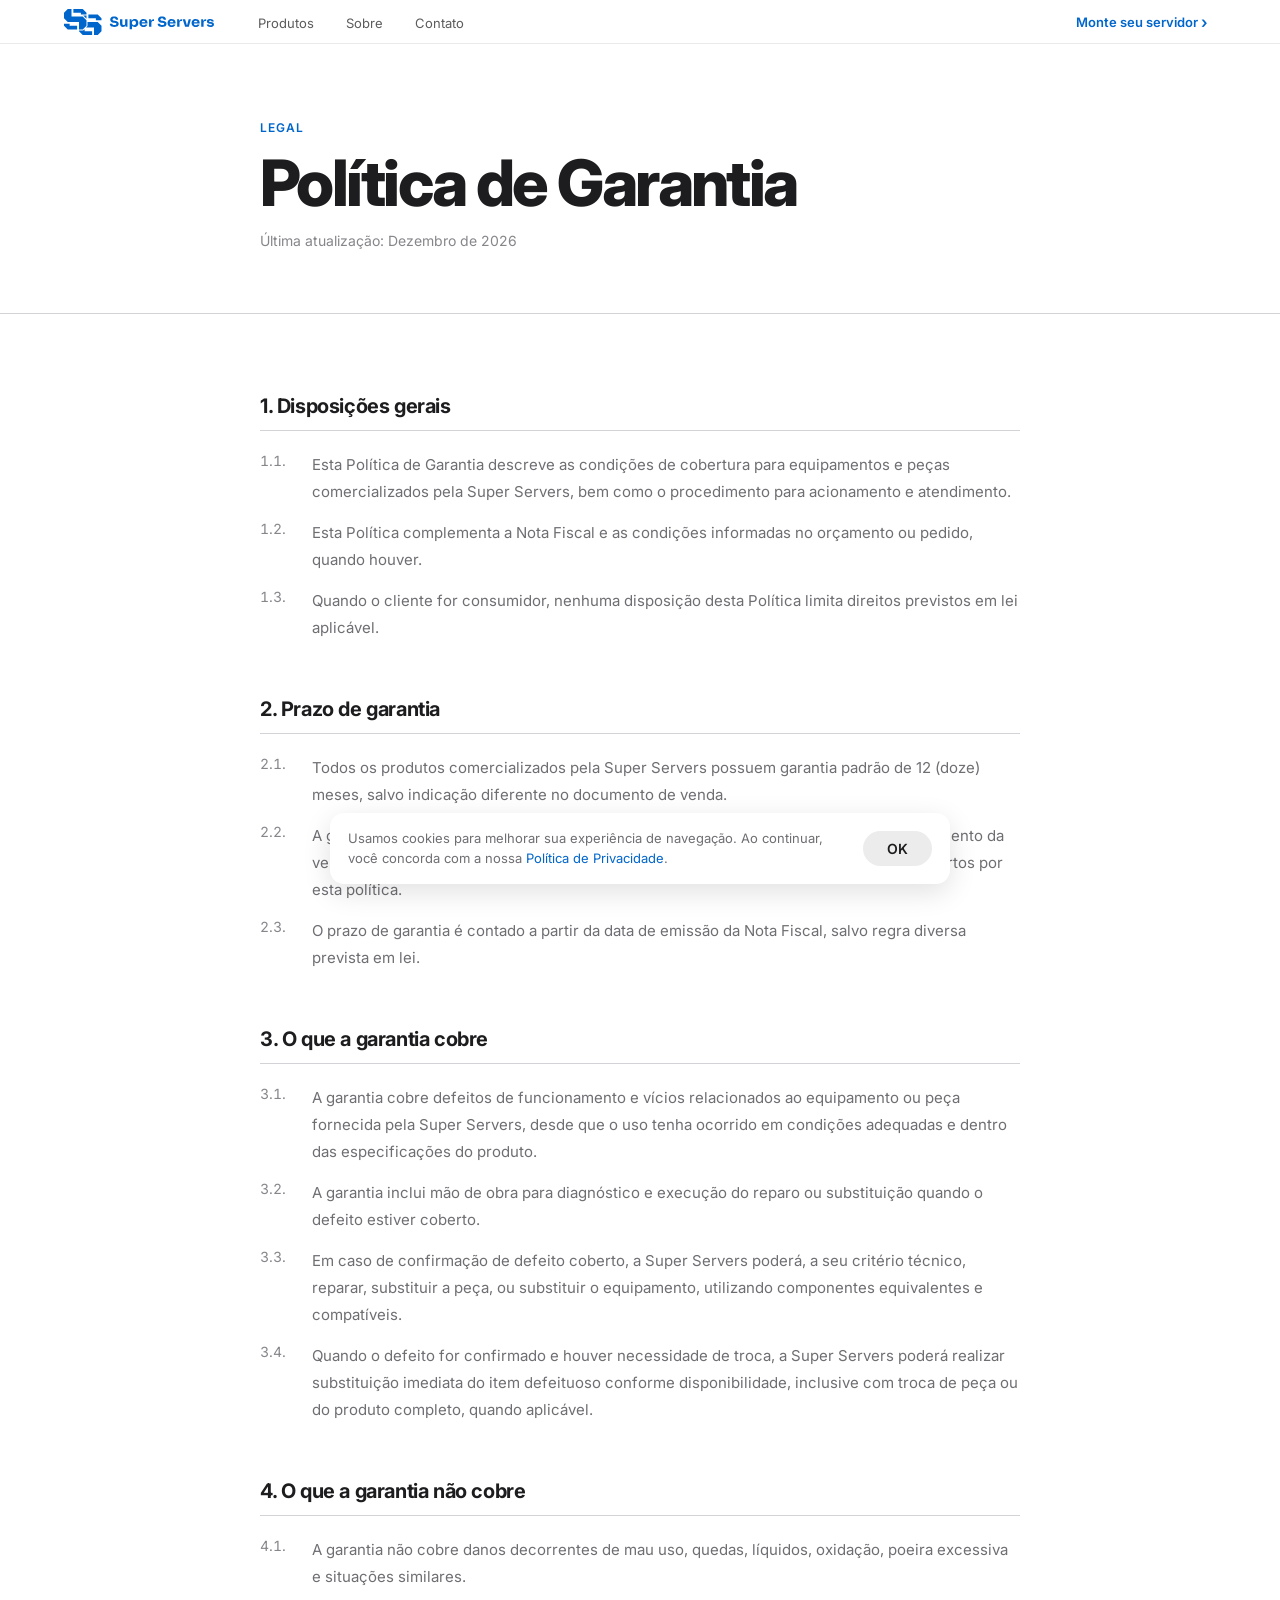
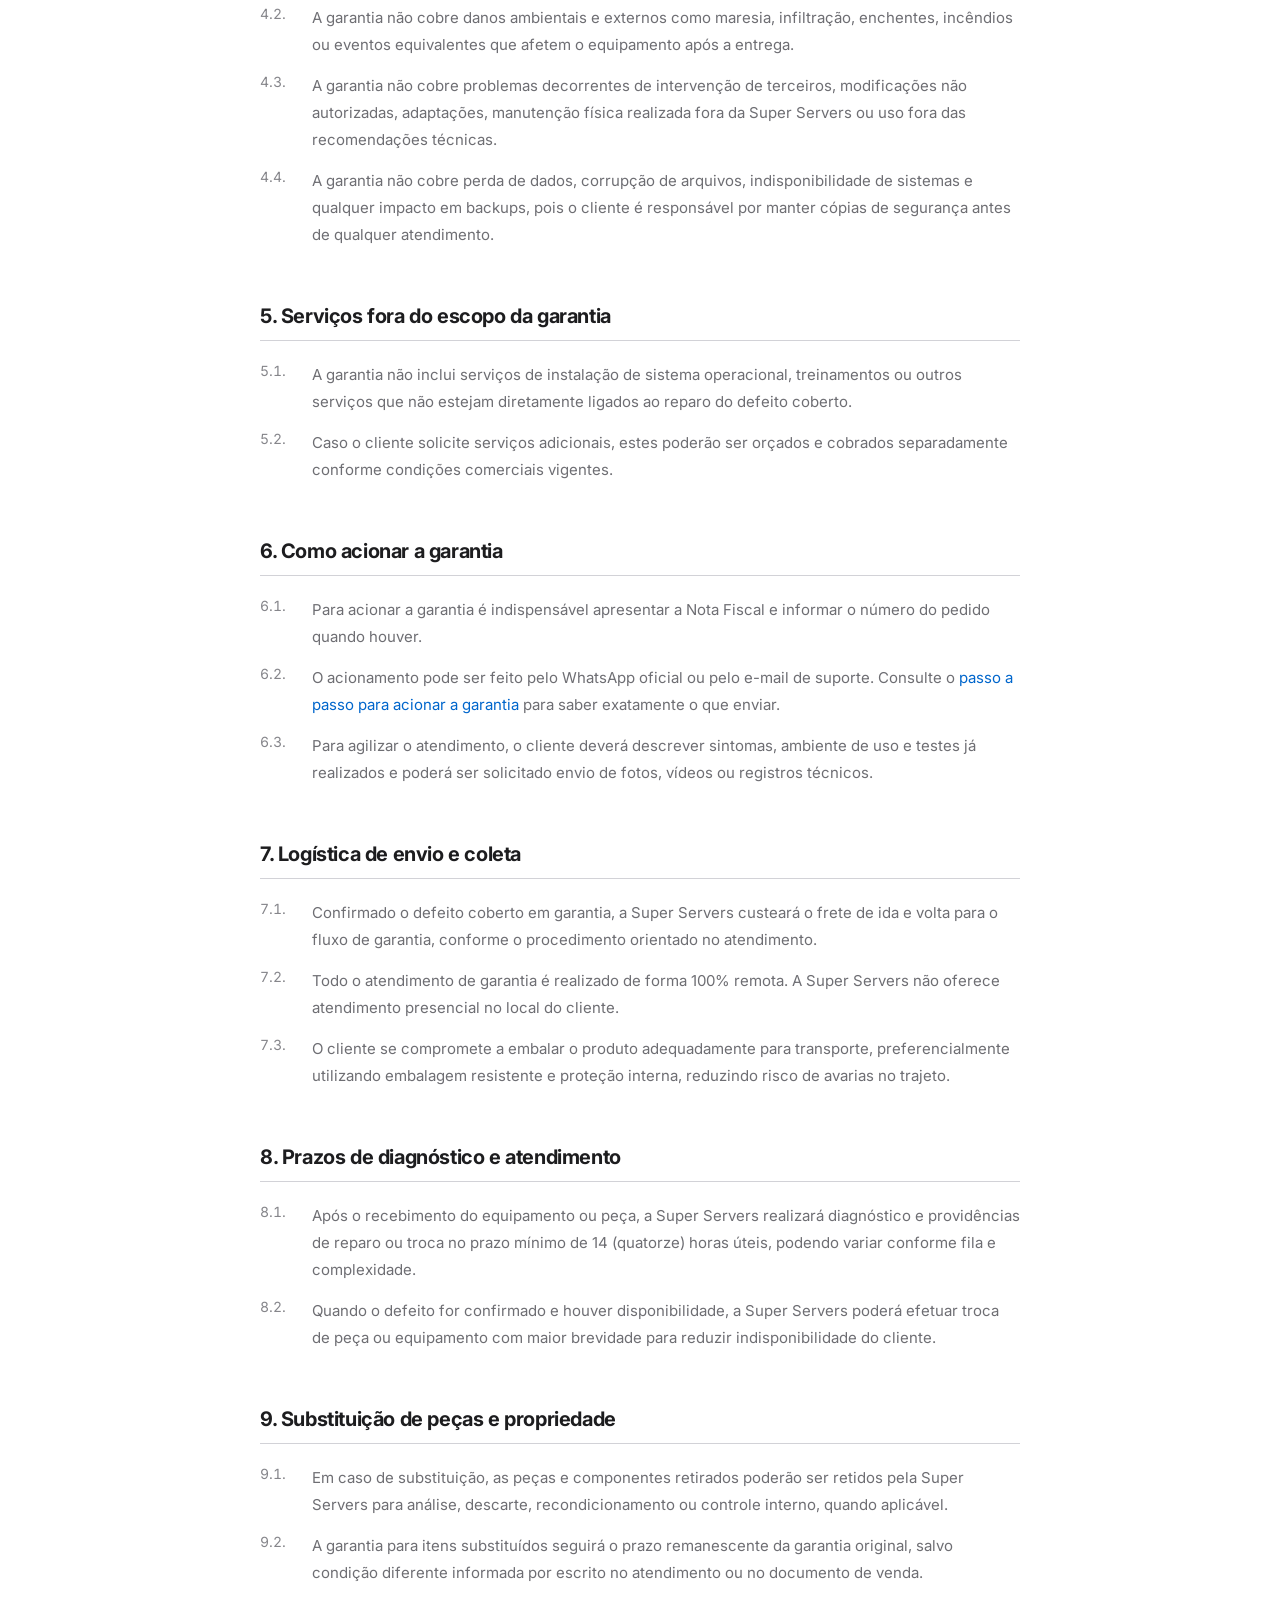
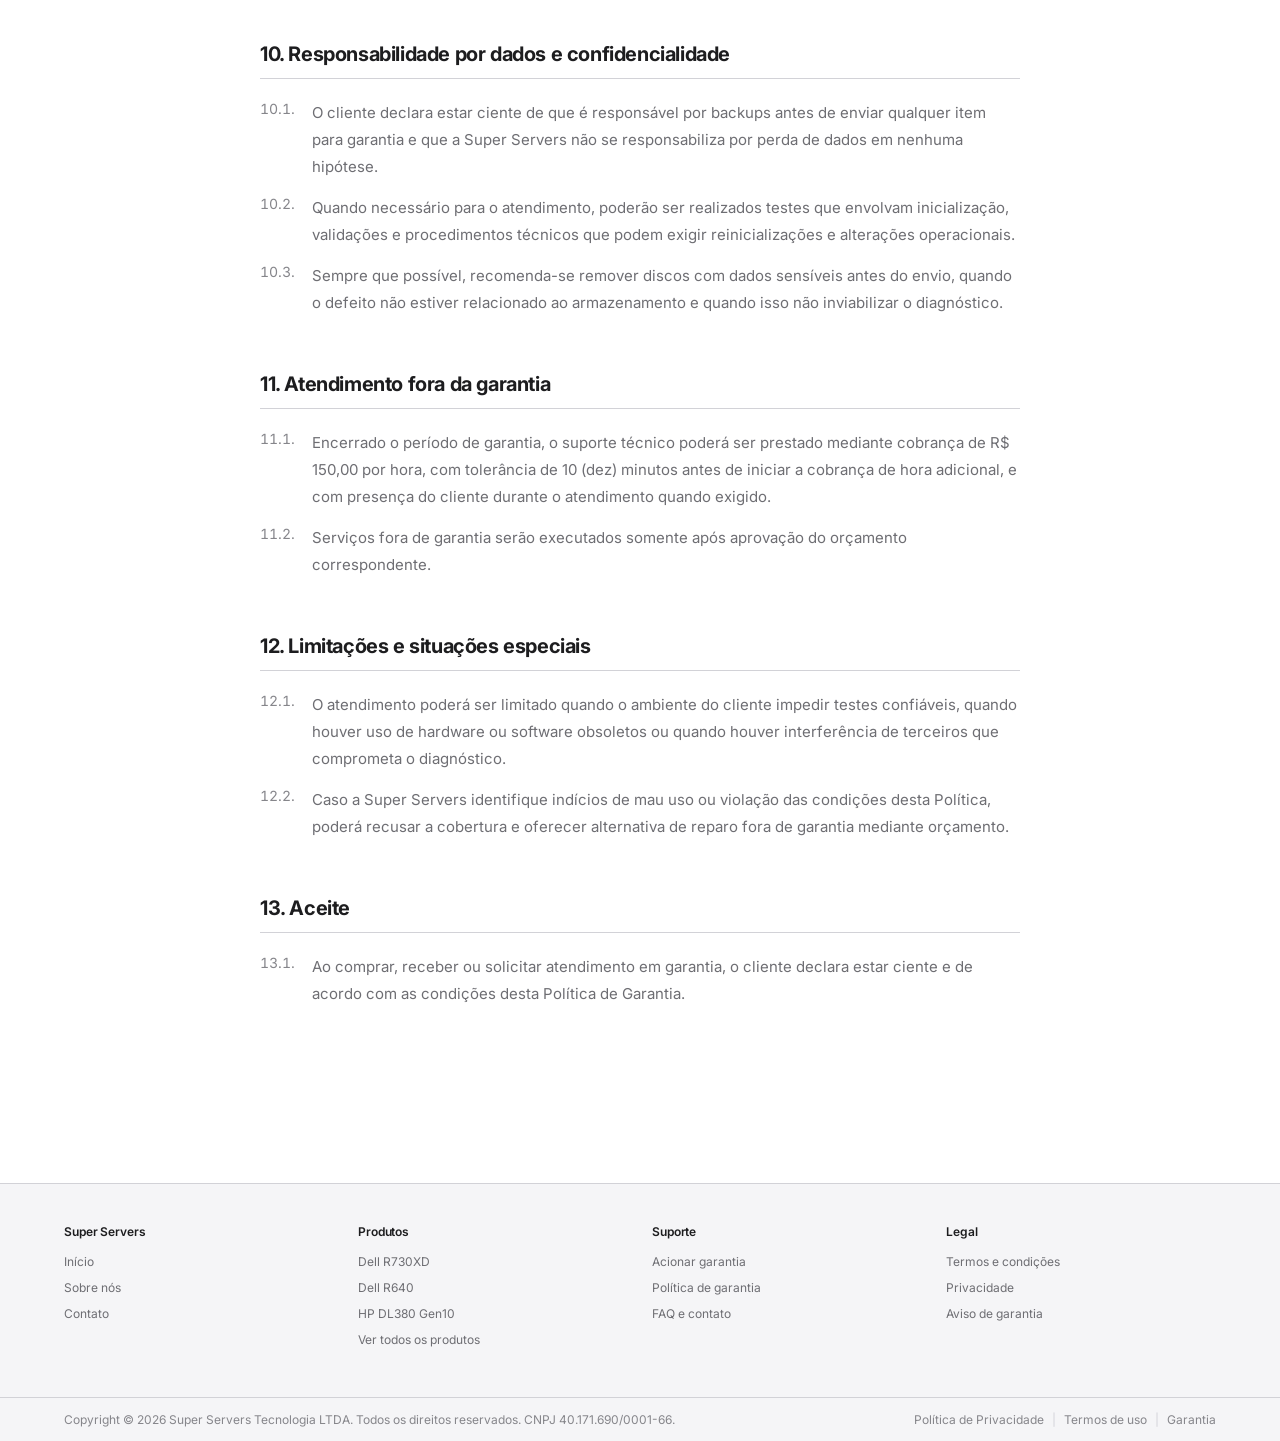
<file: garantia.html>
<!DOCTYPE html>
<html lang="pt-BR">
<head>
  <meta charset="UTF-8" />
  <meta name="viewport" content="width=device-width, initial-scale=1.0" />
  <meta name="color-scheme" content="light" />
  <meta name="format-detection" content="telephone=no, address=no, email=no" />
  <title>Política de Garantia | Super Servers</title>
  <meta name="description" content="Política de Garantia Super Servers. Condições de cobertura para equipamentos e peças comercializados." />
  <link rel="icon" type="image/svg+xml" href="/favicon.svg" />
  <link rel="icon" type="image/png" sizes="32x32" href="/favicon-32.png" />
  <link rel="apple-touch-icon" href="/apple-touch-icon.png" />
  <link rel="canonical" href="https://superservers.com.br/garantia.html" />
  <meta property="og:type" content="website" />
  <meta property="og:site_name" content="Super Servers" />
  <meta property="og:locale" content="pt_BR" />
  <meta property="og:title" content="Política de Garantia | Super Servers" />
  <meta property="og:description" content="Política de Garantia Super Servers. Condições de cobertura para equipamentos e peças comercializados." />
  <meta property="og:url" content="https://superservers.com.br/garantia.html" />
  <meta property="og:image" content="https://superservers.com.br/og-image.png" />
  <meta property="og:image:width" content="1200" />
  <meta property="og:image:height" content="630" />
  <meta name="twitter:card" content="summary_large_image" />
  <meta name="twitter:title" content="Política de Garantia | Super Servers" />
  <meta name="twitter:description" content="Política de Garantia Super Servers. Condições de cobertura para equipamentos e peças comercializados." />
  <meta name="twitter:image" content="https://superservers.com.br/og-image.png" />
  <link rel="preconnect" href="https://fonts.googleapis.com" />
  <link rel="preconnect" href="https://fonts.gstatic.com" crossorigin />
  <link href="https://fonts.googleapis.com/css2?family=Inter:wght@300;400;500;600;700;800&display=swap" rel="stylesheet" />
  <style>
    *, *::before, *::after { box-sizing: border-box; margin: 0; padding: 0; }
    :root { --blue:#0066cc; --text:#1d1d1f; --muted:#6e6e73; --micro:#86868b; --light:#f5f5f7; --border:#d2d2d7; --white:#ffffff; }
    html { scroll-behavior: smooth; color-scheme: only light; }
    body { font-family:'Inter',-apple-system,BlinkMacSystemFont,sans-serif; color:var(--text); background:var(--white); -webkit-font-smoothing:antialiased; overflow-x:hidden; }

    nav { position:fixed; top:0; left:0; right:0; z-index:300; height:44px; display:flex; align-items:center; justify-content:center; background:rgba(255,255,255,0.88); backdrop-filter:saturate(180%) blur(20px); -webkit-backdrop-filter:saturate(180%) blur(20px); border-bottom:1px solid rgba(0,0,0,0.08); }
    .nav-inner { width:100%; max-width:1200px; padding:0 24px; display:flex; align-items:center; justify-content:space-between; }
    .logo { font-size:16px; font-weight:700; color:var(--text); text-decoration:none; letter-spacing:-0.4px; }
    .logo em { color:var(--blue); font-style:normal; }
    .nav-links { display:flex; align-items:center; gap:32px; list-style:none; margin:0 auto 0 44px; }
    .nav-links a { font-size:13px; color:var(--text); text-decoration:none; opacity:0.72; transition:background 0.22s ease, color 0.22s ease, transform 0.18s ease, box-shadow 0.22s ease, opacity 0.15s; }
    .nav-links a:hover { opacity:1; }
    .nav-hamburger { display:none; flex-direction:column; justify-content:center; align-items:center; gap:5px; width:36px; height:36px; background:none; border:none; cursor:pointer; flex-shrink:0; }
    .nav-hamburger span { display:block; width:18px; height:1.5px; background:var(--text); border-radius:2px; transition:transform 0.25s ease,opacity 0.2s ease; transform-origin:center; }
    nav.nav-open .nav-hamburger span:nth-child(1) { transform:translateY(6.5px) rotate(45deg); }
    nav.nav-open .nav-hamburger span:nth-child(2) { opacity:0; }
    nav.nav-open .nav-hamburger span:nth-child(3) { transform:translateY(-6.5px) rotate(-45deg); }

    .page-hero { background:var(--white); padding:120px 24px 64px; border-bottom:1px solid var(--border); }
    .wrap { max-width:760px; margin:0 auto; }
    .eyebrow { font-size:12px; font-weight:600; letter-spacing:0.08em; text-transform:uppercase; color:var(--blue); margin-bottom:14px; }
    .page-hero h1 { font-size:clamp(40px,5.5vw,64px); font-weight:800; line-height:1.05; letter-spacing:-0.04em; color:var(--text); margin-bottom:16px; }
    .page-hero .meta { font-size:14px; color:var(--micro); }

    .legal-body { padding:80px 24px 120px; }
    .legal-wrap { max-width:760px; margin:0 auto; }
    .legal-section { margin-bottom:56px; }
    .legal-section h2 { font-size:20px; font-weight:700; letter-spacing:-0.02em; color:var(--text); margin-bottom:20px; padding-bottom:12px; border-bottom:1px solid var(--border); }
    .legal-clause { margin-bottom:14px; display:flex; gap:16px; }
    .legal-clause .num { font-size:14px; color:var(--micro); font-variant-numeric:tabular-nums; white-space:nowrap; padding-top:1px; min-width:36px; }
    .legal-clause p { font-size:15px; color:var(--muted); line-height:1.8; }

    footer { background:var(--light); border-top:1px solid var(--border); }
    .footer-wrap { max-width:1200px; margin:0 auto; padding:0 24px; }
    .footer-links-grid { display:grid; grid-template-columns:repeat(4,1fr); gap:24px; padding-top:40px; padding-bottom:40px; }
    .footer-col h5 { font-size:12px; font-weight:600; color:var(--text); margin-bottom:14px; letter-spacing:-0.01em; }
    .footer-col a { display:block; font-size:12px; color:var(--muted); text-decoration:none; margin-bottom:8px; line-height:1.5; transition:color 0.15s; }
    .footer-col a:hover { color:var(--text); }
    .footer-bottom { border-top:1px solid var(--border); padding:14px 0; }
    .footer-bottom-inner { max-width:1200px; margin:0 auto; padding:0 24px; display:flex; flex-direction:row; align-items:center; justify-content:space-between; gap:16px; }
    .footer-bottom-row { display:flex; justify-content:space-between; align-items:center; }
    .footer-bottom p { font-size:12px; color:var(--micro); }
    .footer-legal-links { display:flex; align-items:center; }
    .footer-legal-links a { font-size:12px; color:var(--micro); text-decoration:none; transition:color 0.15s; }
    .footer-legal-links a:hover { color:var(--text); }
    .footer-legal-links span { font-size:12px; color:var(--border); padding:0 8px; }

    @media (max-width:720px) {
      nav .nav-links { display:none; } .nav-hamburger { display:flex; }
      nav.nav-open .nav-links { display:flex; flex-direction:column; margin:0; position:absolute; top:44px; left:0; right:0; background:rgba(255,255,255,0.97); backdrop-filter:saturate(180%) blur(20px); -webkit-backdrop-filter:saturate(180%) blur(20px); border-bottom:1px solid var(--border); box-shadow:0 8px 24px rgba(0,0,0,0.08); padding:0 0 16px; gap:0; list-style:none; animation:navIn 0.22s ease forwards; }
      @keyframes navIn { from { opacity:0; transform:translateY(-8px); } to { opacity:1; transform:translateY(0); } }
      nav.nav-open .nav-links li { border-top:1px solid rgba(0,0,0,0.08); }
      nav.nav-open .nav-links a { display:block; padding:14px 24px; font-size:16px; font-weight:500; opacity:1; color:var(--text); }
      .footer-links-grid { grid-template-columns:1fr 1fr; gap:32px; }
    }
    @media (max-width:600px) { .footer-bottom-inner { flex-direction:column; align-items:flex-start; gap:10px; } }
    @media (max-width:480px) { .footer-links-grid { grid-template-columns:1fr; } }
  
    /* Entrada do topo, mesmo padrão da home (fade + subida por bloco) */
    .page-hero .wrap > * { animation: hvFade 1s cubic-bezier(.25,.8,.25,1) both; }
    .page-hero .wrap > :nth-child(2) { animation-delay: .15s; }
    .page-hero .wrap > :nth-child(3) { animation-delay: .3s; }
    @keyframes hvFade { from { opacity: 0; transform: translateY(24px); } to { opacity: 1; transform: none; } }
    @media (prefers-reduced-motion: reduce) { .page-hero .wrap > * { animation: none; } }

    /* Link do quiz no topo (texto azul com ›, sem pílula) */
    .nav-quiz { margin-left: auto; margin-right: 8px; background: none; color: var(--blue); border: 0; padding: 0; font: 600 13px 'Inter', sans-serif; cursor: pointer; text-decoration: none; white-space: nowrap; display: inline-flex; align-items: center; gap: 3px; transition: color .15s, gap .15s, opacity .25s, transform .25s; }
    .nav-quiz::after { content: '›'; font-size: 16px; }
    .nav-quiz:hover { color: #0a2e5c; gap: 6px; }
    .nav-quiz.hide { opacity: 0; transform: translateY(-4px); pointer-events: none; }
    @media (max-width: 960px) { .nav-quiz { display: none; } }
  </style>
</head>
<body>

  <nav>
    <div class="nav-inner">
      <a href="index.html" class="logo" aria-label="Super Servers"><img src="logo.svg" alt="Super Servers" style="height: 26px; width: auto; display: block;"></a>
      <ul class="nav-links">
        <li><a href="produtos.html">Produtos</a></li>
        <li><a href="sobre.html">Sobre</a></li>
        <li><a href="contato.html">Contato</a></li>
      </ul>
      <a href="index.html#quiz" class="nav-quiz">Monte seu servidor</a>
      <button class="nav-hamburger" id="navHamburger" aria-label="Menu" aria-expanded="false">
        <span></span><span></span><span></span>
      </button>
    </div>
  </nav>

  <div class="page-hero">
    <div class="wrap">
      <p class="eyebrow">Legal</p>
      <h1>Política de Garantia</h1>
      <p class="meta" id="legal-date">Versão vigente: 2026</p>
    </div>
  </div>
  <script>
    (function(){
      var m=['Janeiro','Fevereiro','Março','Abril','Maio','Junho','Julho','Agosto','Setembro','Outubro','Novembro','Dezembro'];
      var d=new Date();
      document.getElementById('legal-date').textContent='Última atualização: '+m[d.getMonth()]+' de '+d.getFullYear();
    })();
  </script>

  <div class="legal-body">
    <div class="legal-wrap">

      <div class="legal-section">
        <h2>1. Disposições gerais</h2>
        <div class="legal-clause"><span class="num">1.1.</span><p>Esta Política de Garantia descreve as condições de cobertura para equipamentos e peças comercializados pela Super Servers, bem como o procedimento para acionamento e atendimento.</p></div>
        <div class="legal-clause"><span class="num">1.2.</span><p>Esta Política complementa a Nota Fiscal e as condições informadas no orçamento ou pedido, quando houver.</p></div>
        <div class="legal-clause"><span class="num">1.3.</span><p>Quando o cliente for consumidor, nenhuma disposição desta Política limita direitos previstos em lei aplicável.</p></div>
      </div>

      <div class="legal-section">
        <h2>2. Prazo de garantia</h2>
        <div class="legal-clause"><span class="num">2.1.</span><p>Todos os produtos comercializados pela Super Servers possuem garantia padrão de 12 (doze) meses, salvo indicação diferente no documento de venda.</p></div>
        <div class="legal-clause"><span class="num">2.2.</span><p>A garantia cobre o produto completo, incluindo todos os componentes instalados no momento da venda. Peças ou componentes não integrantes do equipamento entregue não estão cobertos por esta política.</p></div>
        <div class="legal-clause"><span class="num">2.3.</span><p>O prazo de garantia é contado a partir da data de emissão da Nota Fiscal, salvo regra diversa prevista em lei.</p></div>
      </div>

      <div class="legal-section">
        <h2>3. O que a garantia cobre</h2>
        <div class="legal-clause"><span class="num">3.1.</span><p>A garantia cobre defeitos de funcionamento e vícios relacionados ao equipamento ou peça fornecida pela Super Servers, desde que o uso tenha ocorrido em condições adequadas e dentro das especificações do produto.</p></div>
        <div class="legal-clause"><span class="num">3.2.</span><p>A garantia inclui mão de obra para diagnóstico e execução do reparo ou substituição quando o defeito estiver coberto.</p></div>
        <div class="legal-clause"><span class="num">3.3.</span><p>Em caso de confirmação de defeito coberto, a Super Servers poderá, a seu critério técnico, reparar, substituir a peça, ou substituir o equipamento, utilizando componentes equivalentes e compatíveis.</p></div>
        <div class="legal-clause"><span class="num">3.4.</span><p>Quando o defeito for confirmado e houver necessidade de troca, a Super Servers poderá realizar substituição imediata do item defeituoso conforme disponibilidade, inclusive com troca de peça ou do produto completo, quando aplicável.</p></div>
      </div>

      <div class="legal-section">
        <h2>4. O que a garantia não cobre</h2>
        <div class="legal-clause"><span class="num">4.1.</span><p>A garantia não cobre danos decorrentes de mau uso, quedas, líquidos, oxidação, poeira excessiva e situações similares.</p></div>
        <div class="legal-clause"><span class="num">4.2.</span><p>A garantia não cobre danos ambientais e externos como maresia, infiltração, enchentes, incêndios ou eventos equivalentes que afetem o equipamento após a entrega.</p></div>
        <div class="legal-clause"><span class="num">4.3.</span><p>A garantia não cobre problemas decorrentes de intervenção de terceiros, modificações não autorizadas, adaptações, manutenção física realizada fora da Super Servers ou uso fora das recomendações técnicas.</p></div>
        <div class="legal-clause"><span class="num">4.4.</span><p>A garantia não cobre perda de dados, corrupção de arquivos, indisponibilidade de sistemas e qualquer impacto em backups, pois o cliente é responsável por manter cópias de segurança antes de qualquer atendimento.</p></div>
      </div>

      <div class="legal-section">
        <h2>5. Serviços fora do escopo da garantia</h2>
        <div class="legal-clause"><span class="num">5.1.</span><p>A garantia não inclui serviços de instalação de sistema operacional, treinamentos ou outros serviços que não estejam diretamente ligados ao reparo do defeito coberto.</p></div>
        <div class="legal-clause"><span class="num">5.2.</span><p>Caso o cliente solicite serviços adicionais, estes poderão ser orçados e cobrados separadamente conforme condições comerciais vigentes.</p></div>
      </div>

      <div class="legal-section">
        <h2>6. Como acionar a garantia</h2>
        <div class="legal-clause"><span class="num">6.1.</span><p>Para acionar a garantia é indispensável apresentar a Nota Fiscal e informar o número do pedido quando houver.</p></div>
        <div class="legal-clause"><span class="num">6.2.</span><p>O acionamento pode ser feito pelo WhatsApp oficial ou pelo e-mail de suporte. Consulte o <a href="acionar-garantia.html" style="color:var(--blue);text-decoration:none;">passo a passo para acionar a garantia</a> para saber exatamente o que enviar.</p></div>
        <div class="legal-clause"><span class="num">6.3.</span><p>Para agilizar o atendimento, o cliente deverá descrever sintomas, ambiente de uso e testes já realizados e poderá ser solicitado envio de fotos, vídeos ou registros técnicos.</p></div>
      </div>

      <div class="legal-section">
        <h2>7. Logística de envio e coleta</h2>
        <div class="legal-clause"><span class="num">7.1.</span><p>Confirmado o defeito coberto em garantia, a Super Servers custeará o frete de ida e volta para o fluxo de garantia, conforme o procedimento orientado no atendimento.</p></div>
        <div class="legal-clause"><span class="num">7.2.</span><p>Todo o atendimento de garantia é realizado de forma 100% remota. A Super Servers não oferece atendimento presencial no local do cliente.</p></div>
        <div class="legal-clause"><span class="num">7.3.</span><p>O cliente se compromete a embalar o produto adequadamente para transporte, preferencialmente utilizando embalagem resistente e proteção interna, reduzindo risco de avarias no trajeto.</p></div>
      </div>

      <div class="legal-section">
        <h2>8. Prazos de diagnóstico e atendimento</h2>
        <div class="legal-clause"><span class="num">8.1.</span><p>Após o recebimento do equipamento ou peça, a Super Servers realizará diagnóstico e providências de reparo ou troca no prazo mínimo de 14 (quatorze) horas úteis, podendo variar conforme fila e complexidade.</p></div>
        <div class="legal-clause"><span class="num">8.2.</span><p>Quando o defeito for confirmado e houver disponibilidade, a Super Servers poderá efetuar troca de peça ou equipamento com maior brevidade para reduzir indisponibilidade do cliente.</p></div>
      </div>

      <div class="legal-section">
        <h2>9. Substituição de peças e propriedade</h2>
        <div class="legal-clause"><span class="num">9.1.</span><p>Em caso de substituição, as peças e componentes retirados poderão ser retidos pela Super Servers para análise, descarte, recondicionamento ou controle interno, quando aplicável.</p></div>
        <div class="legal-clause"><span class="num">9.2.</span><p>A garantia para itens substituídos seguirá o prazo remanescente da garantia original, salvo condição diferente informada por escrito no atendimento ou no documento de venda.</p></div>
      </div>

      <div class="legal-section">
        <h2>10. Responsabilidade por dados e confidencialidade</h2>
        <div class="legal-clause"><span class="num">10.1.</span><p>O cliente declara estar ciente de que é responsável por backups antes de enviar qualquer item para garantia e que a Super Servers não se responsabiliza por perda de dados em nenhuma hipótese.</p></div>
        <div class="legal-clause"><span class="num">10.2.</span><p>Quando necessário para o atendimento, poderão ser realizados testes que envolvam inicialização, validações e procedimentos técnicos que podem exigir reinicializações e alterações operacionais.</p></div>
        <div class="legal-clause"><span class="num">10.3.</span><p>Sempre que possível, recomenda-se remover discos com dados sensíveis antes do envio, quando o defeito não estiver relacionado ao armazenamento e quando isso não inviabilizar o diagnóstico.</p></div>
      </div>

      <div class="legal-section">
        <h2>11. Atendimento fora da garantia</h2>
        <div class="legal-clause"><span class="num">11.1.</span><p>Encerrado o período de garantia, o suporte técnico poderá ser prestado mediante cobrança de R$ 150,00 por hora, com tolerância de 10 (dez) minutos antes de iniciar a cobrança de hora adicional, e com presença do cliente durante o atendimento quando exigido.</p></div>
        <div class="legal-clause"><span class="num">11.2.</span><p>Serviços fora de garantia serão executados somente após aprovação do orçamento correspondente.</p></div>
      </div>

      <div class="legal-section">
        <h2>12. Limitações e situações especiais</h2>
        <div class="legal-clause"><span class="num">12.1.</span><p>O atendimento poderá ser limitado quando o ambiente do cliente impedir testes confiáveis, quando houver uso de hardware ou software obsoletos ou quando houver interferência de terceiros que comprometa o diagnóstico.</p></div>
        <div class="legal-clause"><span class="num">12.2.</span><p>Caso a Super Servers identifique indícios de mau uso ou violação das condições desta Política, poderá recusar a cobertura e oferecer alternativa de reparo fora de garantia mediante orçamento.</p></div>
      </div>

      <div class="legal-section">
        <h2>13. Aceite</h2>
        <div class="legal-clause"><span class="num">13.1.</span><p>Ao comprar, receber ou solicitar atendimento em garantia, o cliente declara estar ciente e de acordo com as condições desta Política de Garantia.</p></div>
      </div>

    </div>
  </div>

  <footer>
    <div class="footer-wrap footer-links-grid">
      <div class="footer-col">
        <h5>Super Servers</h5>
        <a href="index.html">Início</a>
        <a href="sobre.html">Sobre nós</a>
        <a href="contato.html">Contato</a>
      </div>
      <div class="footer-col">
        <h5>Produtos</h5>
        <a href="produtos.html#dell">Dell R730XD</a>
        <a href="produtos.html#dell">Dell R640</a>
        <a href="produtos.html#hp">HP DL380 Gen10</a>
        <a href="produtos.html">Ver todos os produtos</a>
      </div>
      <div class="footer-col">
        <h5>Suporte</h5>
        <a href="acionar-garantia.html">Acionar garantia</a>
        <a href="garantia.html">Política de garantia</a>
        <a href="contato.html">FAQ e contato</a>
      </div>
      <div class="footer-col">
        <h5>Legal</h5>
        <a href="termos.html">Termos e condições</a>
        <a href="privacidade.html">Privacidade</a>
        <a href="garantia.html">Aviso de garantia</a>
      </div>
    </div>
    <div class="footer-bottom">
      <div class="footer-bottom-inner">
        <div class="footer-bottom-row">
          <p>Copyright © 2026 Super Servers Tecnologia LTDA. Todos os direitos reservados. CNPJ 40.171.690/0001-66.</p>
        </div>
        <div class="footer-legal-links">
          <a href="privacidade.html">Política de Privacidade</a>
          <span>|</span>
          <a href="termos.html">Termos de uso</a>
          <span>|</span>
          <a href="garantia.html">Garantia</a>
        </div>
      </div>
    </div>
  </footer>

<script>
(function(){
  var btn = document.getElementById('navHamburger');
  var nav = document.querySelector('nav');
  if(!btn) return;
  btn.addEventListener('click', function(){
    var isOpen = nav.classList.toggle('nav-open');
    btn.setAttribute('aria-expanded', isOpen);
    document.body.style.overflow = isOpen ? 'hidden' : '';
  });
  document.querySelectorAll('.nav-links a').forEach(function(a){
    a.addEventListener('click', function(){
      nav.classList.remove('nav-open');
      btn.setAttribute('aria-expanded', 'false');
      document.body.style.overflow = '';
    });
  });
})();
</script>

  <!-- COOKIE CONSENT (LGPD) -->
  <div id="cookieConsent" class="cookie-consent" aria-label="Aviso de cookies">
    <p>Usamos cookies para melhorar sua experiência de navegação. Ao continuar, você concorda com a nossa <a href="privacidade.html">Política de Privacidade</a>.</p>
    <button type="button" id="cookieOk">OK</button>
  </div>
  <style>
    .cookie-consent { position: fixed; bottom: 16px; left: 16px; right: 16px; max-width: 620px; margin: 0 auto; z-index: 998; background: #fff; color: #1d1d1f; border-radius: 14px; padding: 16px 18px; box-shadow: 0 8px 28px rgba(0,0,0,0.12); display: none; align-items: center; gap: 16px; font-family: 'Inter', -apple-system, sans-serif; }
    .cookie-consent.show { display: flex; }
    .cookie-consent p { font-size: 13px; line-height: 1.5; color: #6e6e73; margin: 0; }
    .cookie-consent a { color: #0066cc; text-decoration: none; }
    .cookie-consent a:hover { text-decoration: underline; }
    .cookie-consent button { flex-shrink: 0; background: #ececec; color: #1d1d1f; border: none; border-radius: 980px; padding: 9px 24px; font-size: 14px; font-weight: 600; cursor: pointer; font-family: inherit; transition: background 0.18s ease, color 0.18s ease; }
    .cookie-consent button:hover { background: #e0e0e0; color: #1d1d1f; }
    @media (max-width: 520px) { .cookie-consent { flex-direction: column; align-items: stretch; text-align: left; } .cookie-consent button { width: 100%; padding: 11px; } }
  </style>
  <script>
  (function(){
    try { if (localStorage.getItem("cookieConsent") === "ok") return; } catch(e) {}
    var el = document.getElementById("cookieConsent");
    if (!el) return;
    setTimeout(function(){ el.classList.add("show"); }, 600);
    document.getElementById("cookieOk").addEventListener("click", function(){
      try { localStorage.setItem("cookieConsent", "ok"); } catch(e) {}
      el.classList.remove("show");
    });
  })();
  </script>
</body>
</html>
</file>
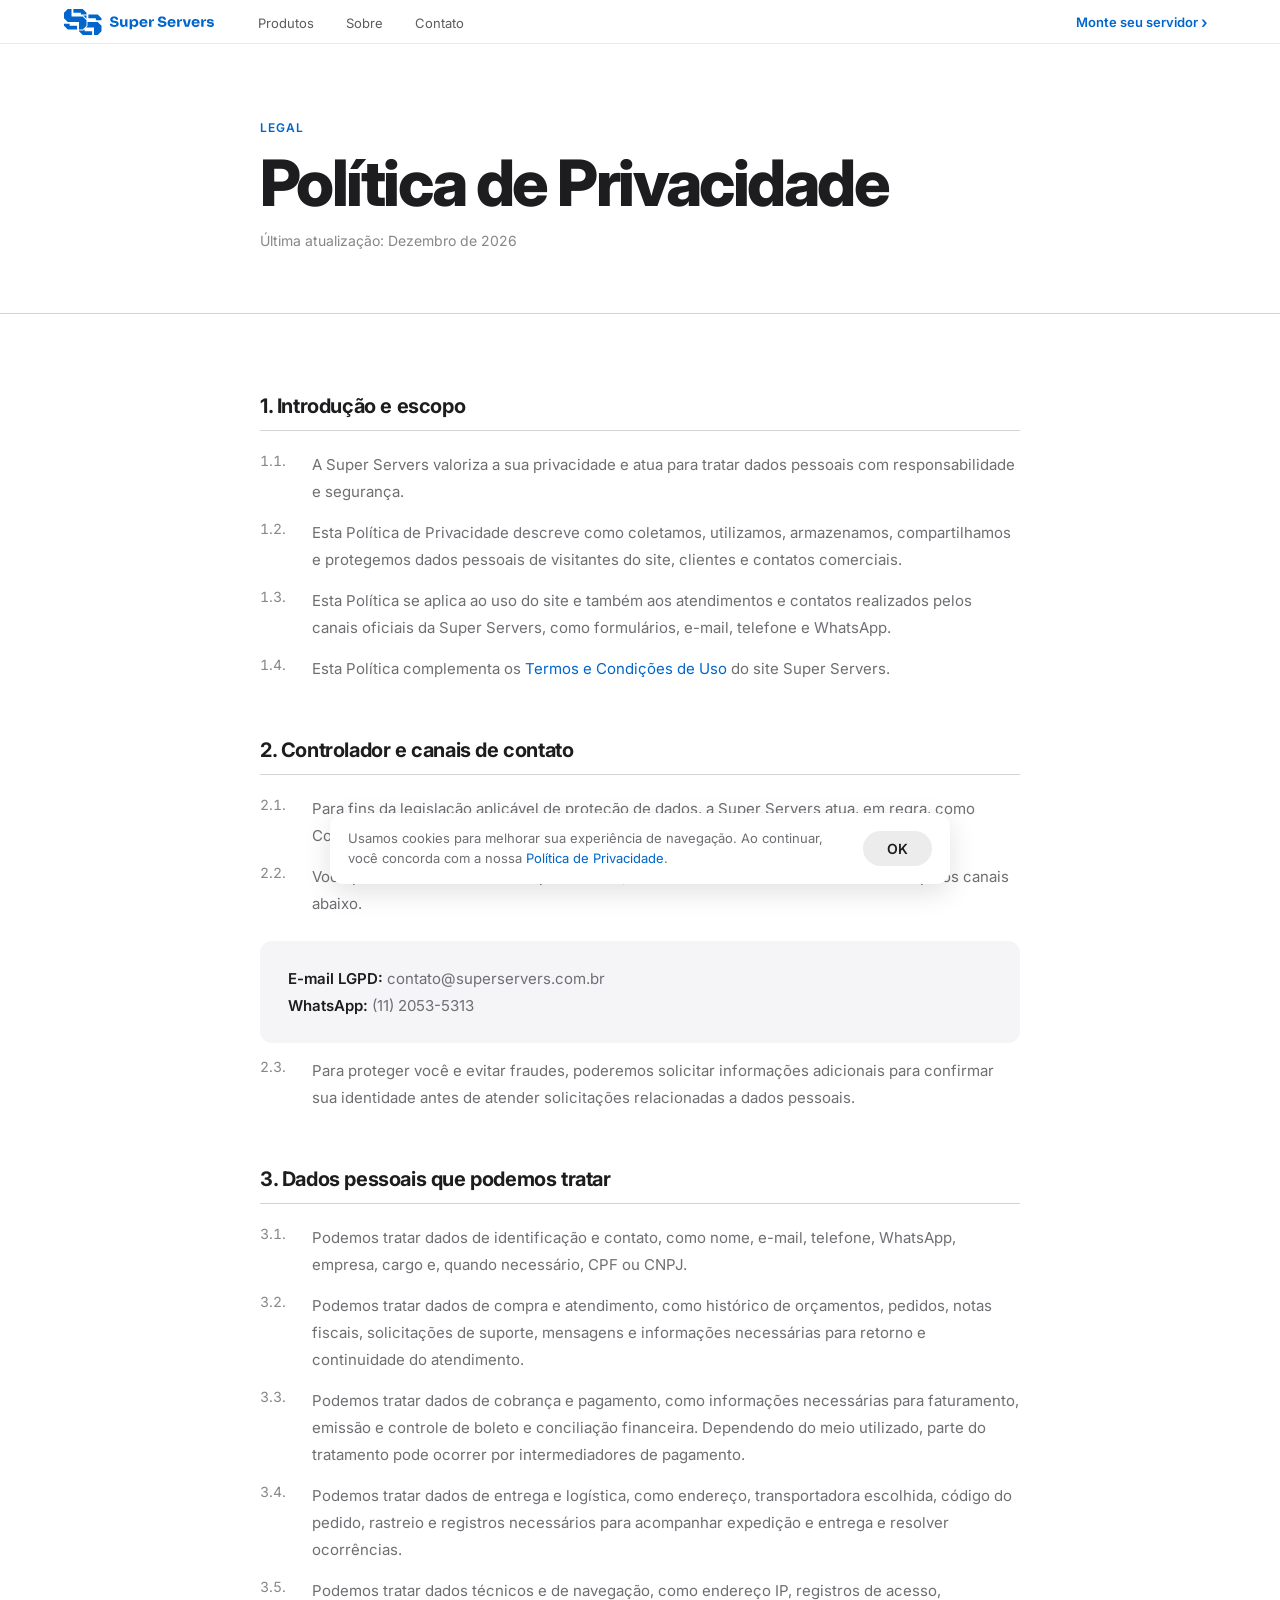
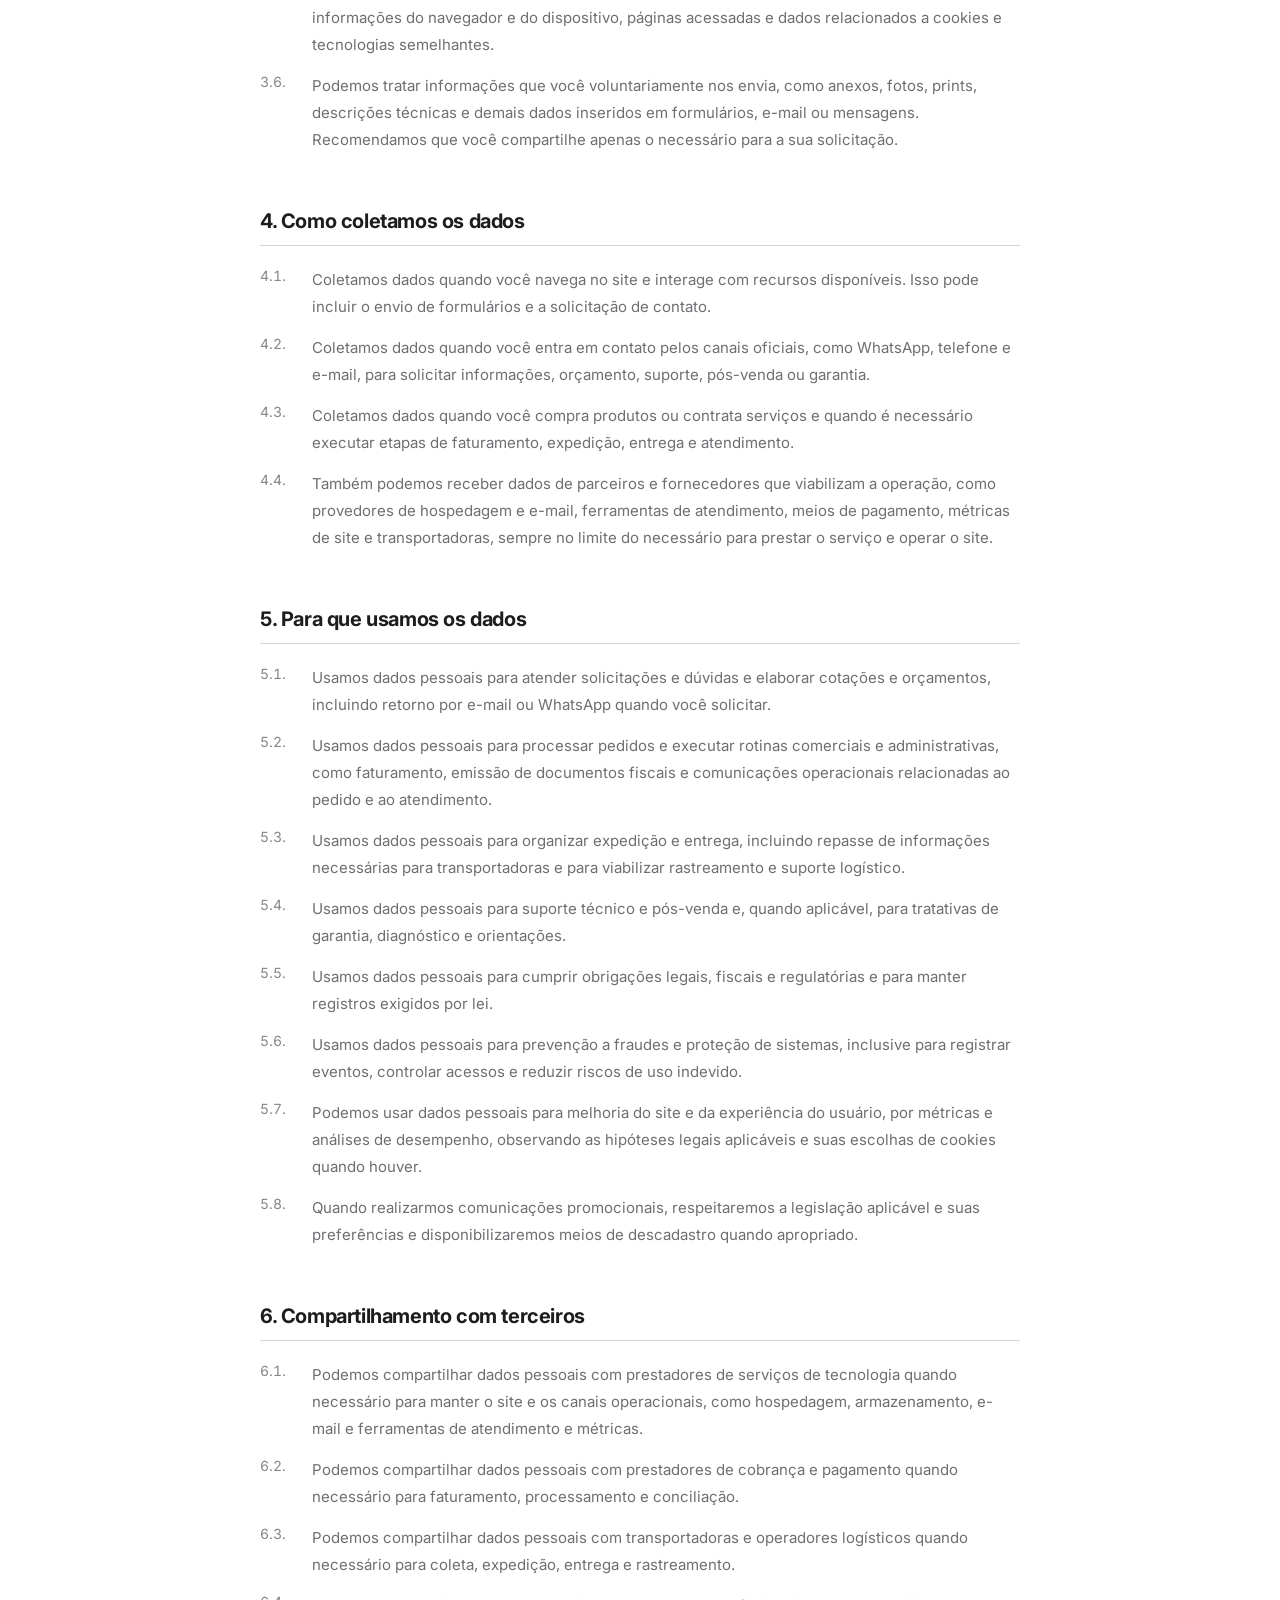
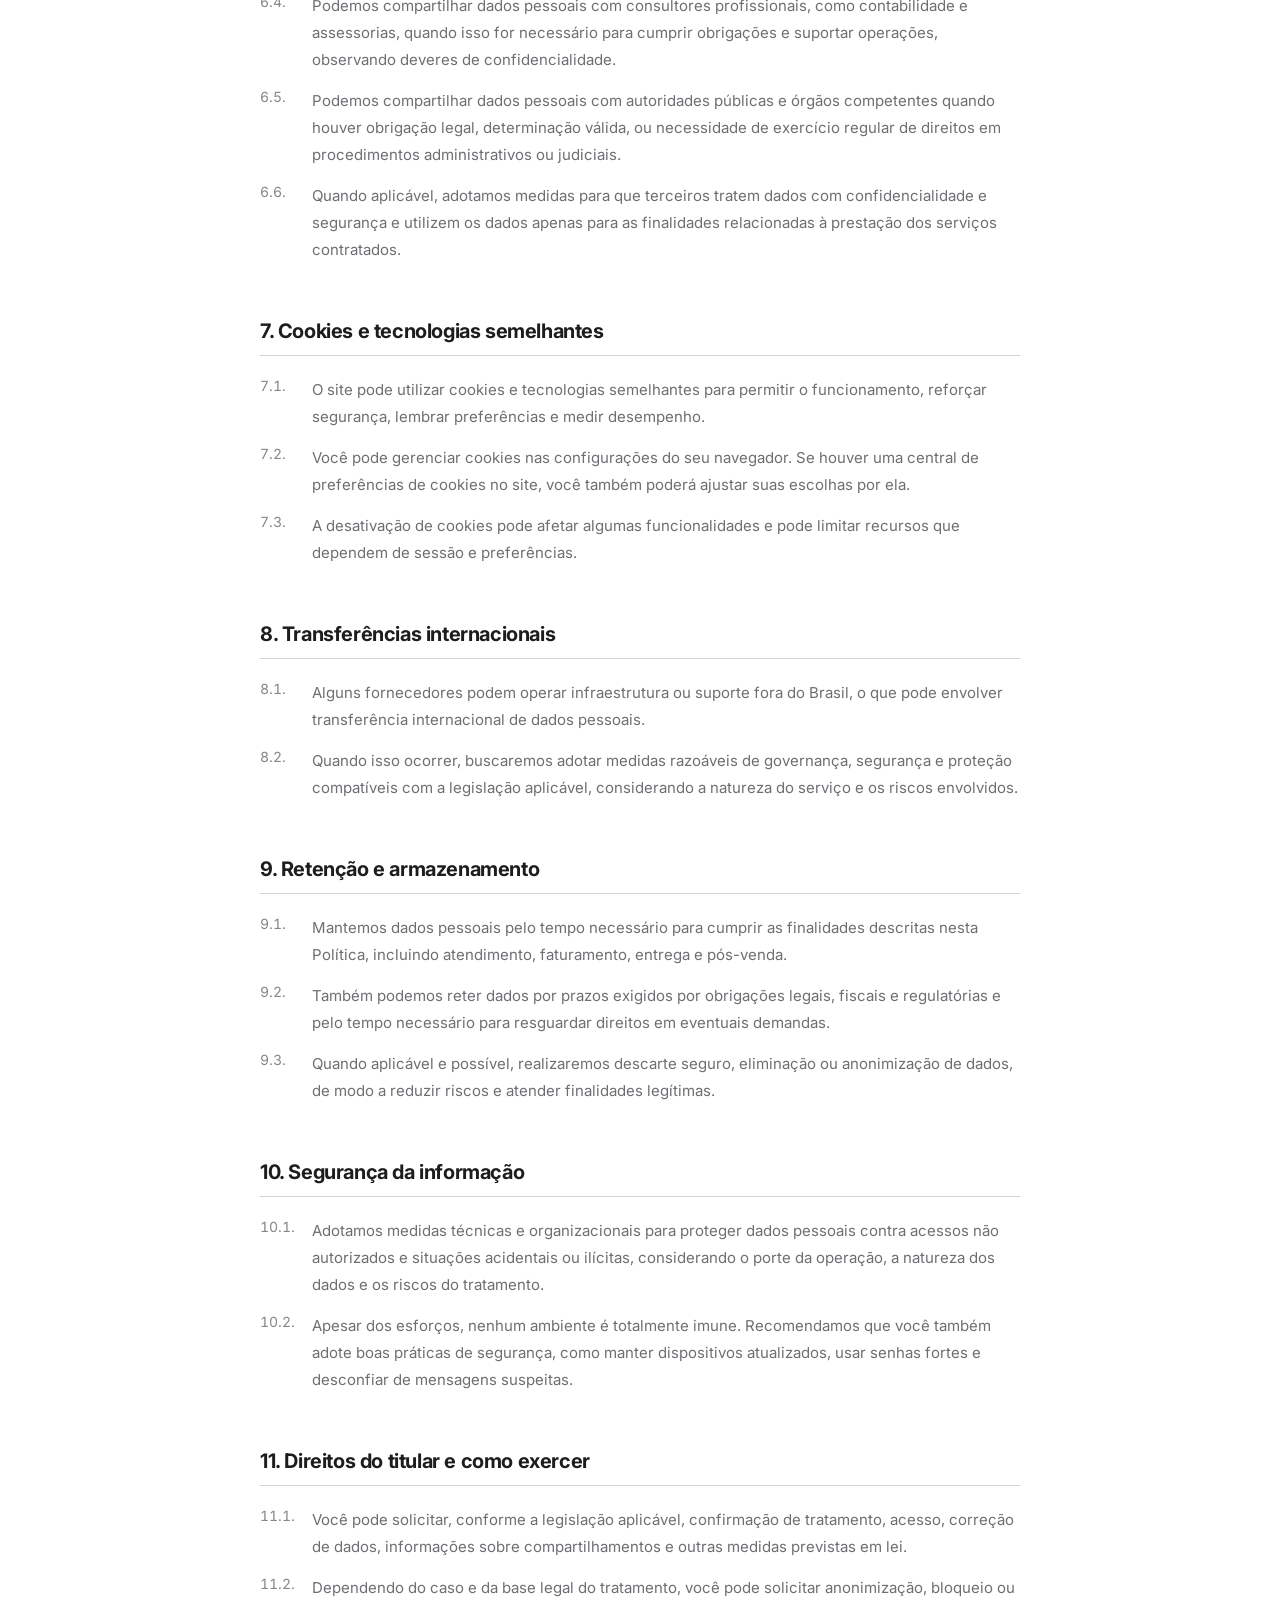
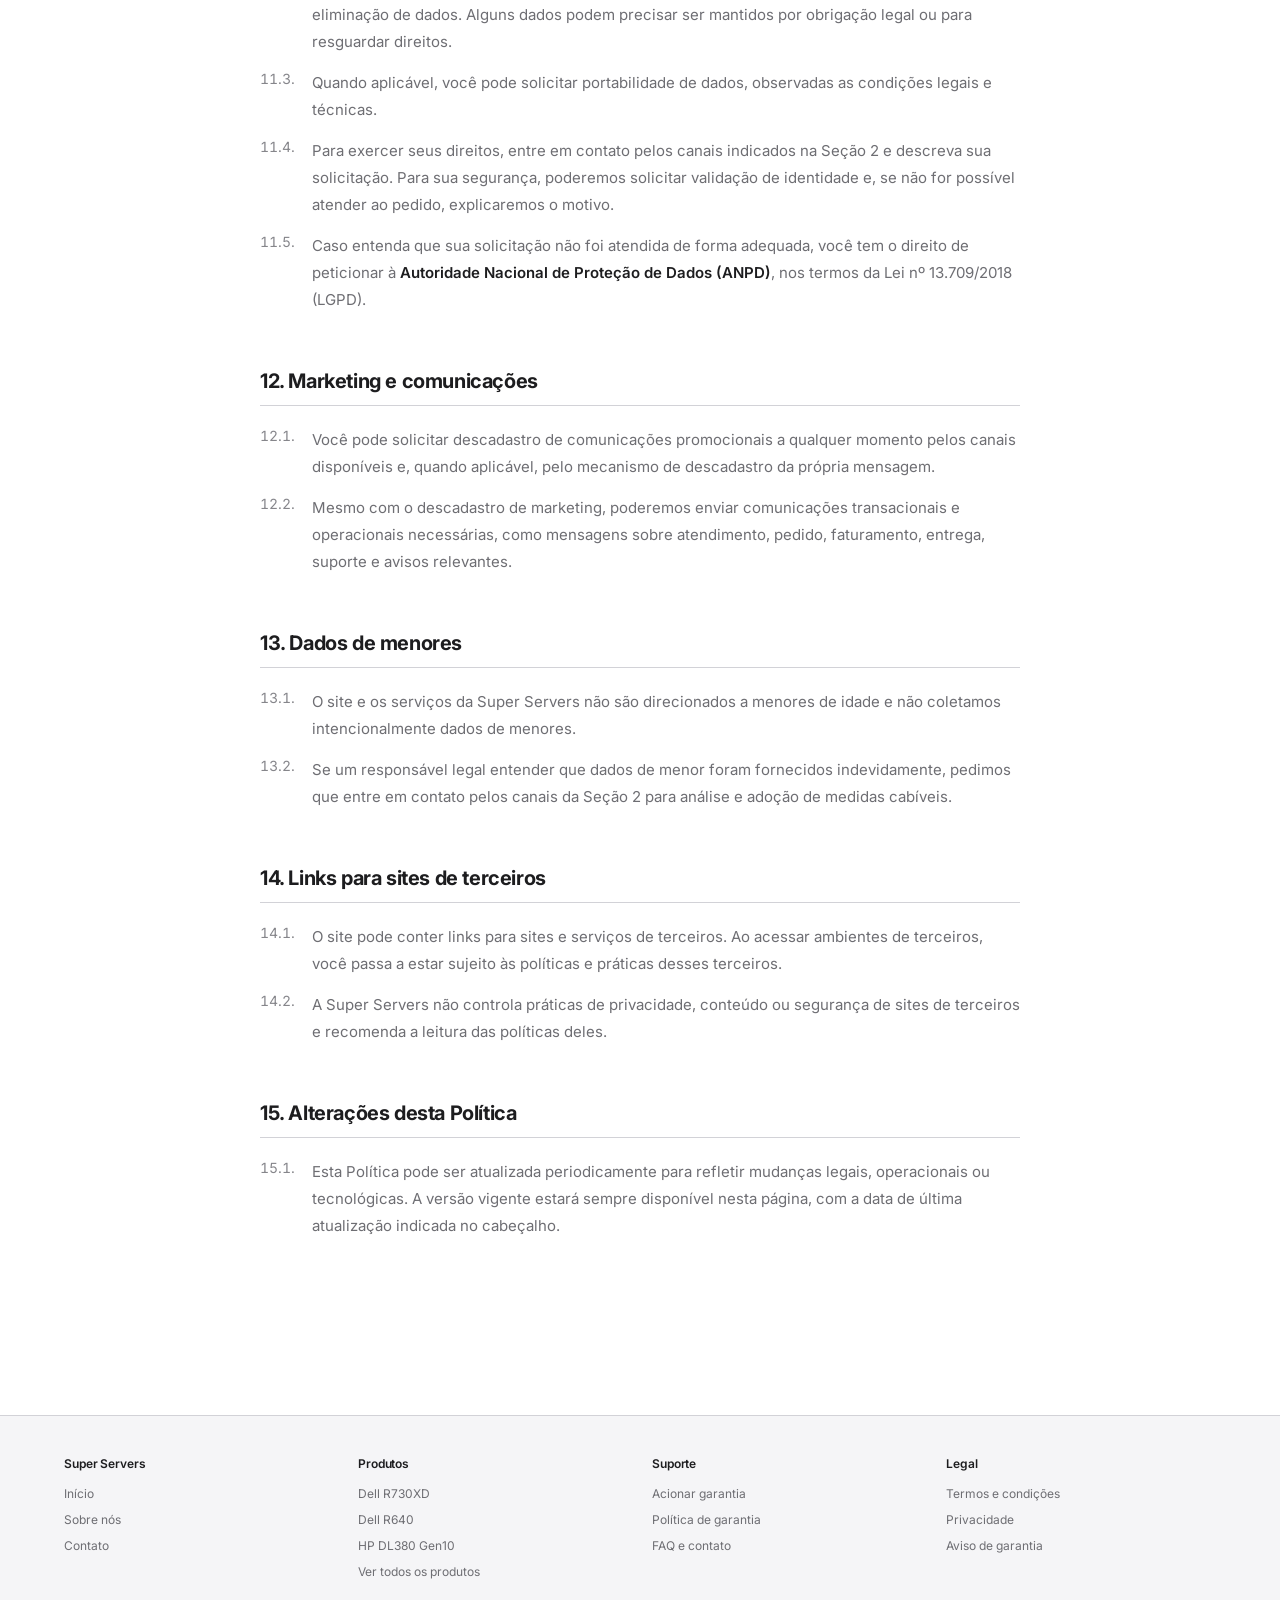
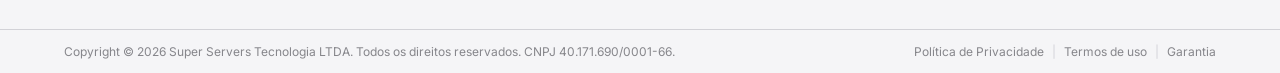
<file: privacidade.html>
<!DOCTYPE html>
<html lang="pt-BR">
<head>
  <meta charset="UTF-8" />
  <meta name="viewport" content="width=device-width, initial-scale=1.0" />
  <meta name="color-scheme" content="light" />
  <meta name="format-detection" content="telephone=no, address=no, email=no" />
  <title>Política de Privacidade | Super Servers</title>
  <meta name="description" content="Política de Privacidade Super Servers. Como coletamos, usamos e protegemos seus dados pessoais." />
  <link rel="icon" type="image/svg+xml" href="/favicon.svg" />
  <link rel="icon" type="image/png" sizes="32x32" href="/favicon-32.png" />
  <link rel="apple-touch-icon" href="/apple-touch-icon.png" />
  <link rel="canonical" href="https://superservers.com.br/privacidade.html" />
  <meta property="og:type" content="website" />
  <meta property="og:site_name" content="Super Servers" />
  <meta property="og:locale" content="pt_BR" />
  <meta property="og:title" content="Política de Privacidade | Super Servers" />
  <meta property="og:description" content="Política de Privacidade Super Servers. Como coletamos, usamos e protegemos seus dados pessoais." />
  <meta property="og:url" content="https://superservers.com.br/privacidade.html" />
  <meta property="og:image" content="https://superservers.com.br/og-image.png" />
  <meta property="og:image:width" content="1200" />
  <meta property="og:image:height" content="630" />
  <meta name="twitter:card" content="summary_large_image" />
  <meta name="twitter:title" content="Política de Privacidade | Super Servers" />
  <meta name="twitter:description" content="Política de Privacidade Super Servers. Como coletamos, usamos e protegemos seus dados pessoais." />
  <meta name="twitter:image" content="https://superservers.com.br/og-image.png" />
  <link rel="preconnect" href="https://fonts.googleapis.com" />
  <link rel="preconnect" href="https://fonts.gstatic.com" crossorigin />
  <link href="https://fonts.googleapis.com/css2?family=Inter:wght@300;400;500;600;700;800&display=swap" rel="stylesheet" />
  <style>
    *, *::before, *::after { box-sizing: border-box; margin: 0; padding: 0; }
    :root { --blue:#0066cc; --text:#1d1d1f; --muted:#6e6e73; --micro:#86868b; --light:#f5f5f7; --border:#d2d2d7; --white:#ffffff; }
    html { scroll-behavior: smooth; color-scheme: only light; }
    body { font-family:'Inter',-apple-system,BlinkMacSystemFont,sans-serif; color:var(--text); background:var(--white); -webkit-font-smoothing:antialiased; overflow-x:hidden; }

    nav { position:fixed; top:0; left:0; right:0; z-index:300; height:44px; display:flex; align-items:center; justify-content:center; background:rgba(255,255,255,0.88); backdrop-filter:saturate(180%) blur(20px); -webkit-backdrop-filter:saturate(180%) blur(20px); border-bottom:1px solid rgba(0,0,0,0.08); }
    .nav-inner { width:100%; max-width:1200px; padding:0 24px; display:flex; align-items:center; justify-content:space-between; }
    .logo { font-size:16px; font-weight:700; color:var(--text); text-decoration:none; letter-spacing:-0.4px; }
    .logo em { color:var(--blue); font-style:normal; }
    .nav-links { display:flex; align-items:center; gap:32px; list-style:none; margin:0 auto 0 44px; }
    .nav-links a { font-size:13px; color:var(--text); text-decoration:none; opacity:0.72; transition:background 0.22s ease, color 0.22s ease, transform 0.18s ease, box-shadow 0.22s ease, opacity 0.15s; }
    .nav-links a:hover { opacity:1; }
    .nav-hamburger { display:none; flex-direction:column; justify-content:center; align-items:center; gap:5px; width:36px; height:36px; background:none; border:none; cursor:pointer; flex-shrink:0; }
    .nav-hamburger span { display:block; width:18px; height:1.5px; background:var(--text); border-radius:2px; transition:transform 0.25s ease,opacity 0.2s ease; transform-origin:center; }
    nav.nav-open .nav-hamburger span:nth-child(1) { transform:translateY(6.5px) rotate(45deg); }
    nav.nav-open .nav-hamburger span:nth-child(2) { opacity:0; }
    nav.nav-open .nav-hamburger span:nth-child(3) { transform:translateY(-6.5px) rotate(-45deg); }

    .page-hero { background:var(--white); padding:120px 24px 64px; border-bottom:1px solid var(--border); }
    .wrap { max-width:760px; margin:0 auto; }
    .eyebrow { font-size:12px; font-weight:600; letter-spacing:0.08em; text-transform:uppercase; color:var(--blue); margin-bottom:14px; }
    .page-hero h1 { font-size:clamp(40px,5.5vw,64px); font-weight:800; line-height:1.05; letter-spacing:-0.04em; color:var(--text); margin-bottom:16px; }
    .page-hero .meta { font-size:14px; color:var(--micro); }

    .legal-body { padding:80px 24px 120px; }
    .legal-wrap { max-width:760px; margin:0 auto; }
    .legal-section { margin-bottom:56px; }
    .legal-section h2 { font-size:20px; font-weight:700; letter-spacing:-0.02em; color:var(--text); margin-bottom:20px; padding-bottom:12px; border-bottom:1px solid var(--border); }
    .legal-clause { margin-bottom:14px; display:flex; gap:16px; }
    .legal-clause .num { font-size:14px; color:var(--micro); font-variant-numeric:tabular-nums; white-space:nowrap; padding-top:1px; min-width:36px; }
    .legal-clause p { font-size:15px; color:var(--muted); line-height:1.8; }
    .contact-box { background:var(--light); border-radius:12px; padding:24px 28px; margin-top:24px; }
    .contact-box p { font-size:15px; color:var(--muted); line-height:1.8; }
    .contact-box strong { color:var(--text); font-weight:600; }

    footer { background:var(--light); border-top:1px solid var(--border); }
    .footer-wrap { max-width:1200px; margin:0 auto; padding:0 24px; }
    .footer-links-grid { display:grid; grid-template-columns:repeat(4,1fr); gap:24px; padding-top:40px; padding-bottom:40px; }
    .footer-col h5 { font-size:12px; font-weight:600; color:var(--text); margin-bottom:14px; letter-spacing:-0.01em; }
    .footer-col a { display:block; font-size:12px; color:var(--muted); text-decoration:none; margin-bottom:8px; line-height:1.5; transition:color 0.15s; }
    .footer-col a:hover { color:var(--text); }
    .footer-bottom { border-top:1px solid var(--border); padding:14px 0; }
    .footer-bottom-inner { max-width:1200px; margin:0 auto; padding:0 24px; display:flex; flex-direction:row; align-items:center; justify-content:space-between; gap:16px; }
    .footer-bottom-row { display:flex; justify-content:space-between; align-items:center; }
    .footer-bottom p { font-size:12px; color:var(--micro); }
    .footer-legal-links { display:flex; align-items:center; }
    .footer-legal-links a { font-size:12px; color:var(--micro); text-decoration:none; transition:color 0.15s; }
    .footer-legal-links a:hover { color:var(--text); }
    .footer-legal-links span { font-size:12px; color:var(--border); padding:0 8px; }

    @media (max-width:720px) {
      nav .nav-links { display:none; } .nav-hamburger { display:flex; }
      nav.nav-open .nav-links { display:flex; flex-direction:column; margin:0; position:absolute; top:44px; left:0; right:0; background:rgba(255,255,255,0.97); backdrop-filter:saturate(180%) blur(20px); -webkit-backdrop-filter:saturate(180%) blur(20px); border-bottom:1px solid var(--border); box-shadow:0 8px 24px rgba(0,0,0,0.08); padding:0 0 16px; gap:0; list-style:none; animation:navIn 0.22s ease forwards; }
      @keyframes navIn { from { opacity:0; transform:translateY(-8px); } to { opacity:1; transform:translateY(0); } }
      nav.nav-open .nav-links li { border-top:1px solid rgba(0,0,0,0.08); }
      nav.nav-open .nav-links a { display:block; padding:14px 24px; font-size:16px; font-weight:500; opacity:1; color:var(--text); }
      .footer-links-grid { grid-template-columns:1fr 1fr; gap:32px; }
    }
    @media (max-width:600px) { .footer-bottom-inner { flex-direction:column; align-items:flex-start; gap:10px; } }
    @media (max-width:480px) { .footer-links-grid { grid-template-columns:1fr; } }
  
    /* Entrada do topo, mesmo padrão da home (fade + subida por bloco) */
    .page-hero .wrap > * { animation: hvFade 1s cubic-bezier(.25,.8,.25,1) both; }
    .page-hero .wrap > :nth-child(2) { animation-delay: .15s; }
    .page-hero .wrap > :nth-child(3) { animation-delay: .3s; }
    @keyframes hvFade { from { opacity: 0; transform: translateY(24px); } to { opacity: 1; transform: none; } }
    @media (prefers-reduced-motion: reduce) { .page-hero .wrap > * { animation: none; } }

    /* Link do quiz no topo (texto azul com ›, sem pílula) */
    .nav-quiz { margin-left: auto; margin-right: 8px; background: none; color: var(--blue); border: 0; padding: 0; font: 600 13px 'Inter', sans-serif; cursor: pointer; text-decoration: none; white-space: nowrap; display: inline-flex; align-items: center; gap: 3px; transition: color .15s, gap .15s, opacity .25s, transform .25s; }
    .nav-quiz::after { content: '›'; font-size: 16px; }
    .nav-quiz:hover { color: #0a2e5c; gap: 6px; }
    .nav-quiz.hide { opacity: 0; transform: translateY(-4px); pointer-events: none; }
    @media (max-width: 960px) { .nav-quiz { display: none; } }
  </style>
</head>
<body>

  <nav>
    <div class="nav-inner">
      <a href="index.html" class="logo" aria-label="Super Servers"><img src="logo.svg" alt="Super Servers" style="height: 26px; width: auto; display: block;"></a>
      <ul class="nav-links">
        <li><a href="produtos.html">Produtos</a></li>
        <li><a href="sobre.html">Sobre</a></li>
        <li><a href="contato.html">Contato</a></li>
      </ul>
      <a href="index.html#quiz" class="nav-quiz">Monte seu servidor</a>
      <button class="nav-hamburger" id="navHamburger" aria-label="Menu" aria-expanded="false">
        <span></span><span></span><span></span>
      </button>
    </div>
  </nav>

  <div class="page-hero">
    <div class="wrap">
      <p class="eyebrow">Legal</p>
      <h1>Política de Privacidade</h1>
      <p class="meta" id="legal-date">Versão vigente: 2026</p>
    </div>
  </div>
  <script>
    (function(){
      var m=['Janeiro','Fevereiro','Março','Abril','Maio','Junho','Julho','Agosto','Setembro','Outubro','Novembro','Dezembro'];
      var d=new Date();
      document.getElementById('legal-date').textContent='Última atualização: '+m[d.getMonth()]+' de '+d.getFullYear();
    })();
  </script>

  <div class="legal-body">
    <div class="legal-wrap">

      <div class="legal-section">
        <h2>1. Introdução e escopo</h2>
        <div class="legal-clause"><span class="num">1.1.</span><p>A Super Servers valoriza a sua privacidade e atua para tratar dados pessoais com responsabilidade e segurança.</p></div>
        <div class="legal-clause"><span class="num">1.2.</span><p>Esta Política de Privacidade descreve como coletamos, utilizamos, armazenamos, compartilhamos e protegemos dados pessoais de visitantes do site, clientes e contatos comerciais.</p></div>
        <div class="legal-clause"><span class="num">1.3.</span><p>Esta Política se aplica ao uso do site e também aos atendimentos e contatos realizados pelos canais oficiais da Super Servers, como formulários, e-mail, telefone e WhatsApp.</p></div>
        <div class="legal-clause"><span class="num">1.4.</span><p>Esta Política complementa os <a href="termos.html" style="color:var(--blue);text-decoration:none;">Termos e Condições de Uso</a> do site Super Servers.</p></div>
      </div>

      <div class="legal-section">
        <h2>2. Controlador e canais de contato</h2>
        <div class="legal-clause"><span class="num">2.1.</span><p>Para fins da legislação aplicável de proteção de dados, a Super Servers atua, em regra, como Controladora dos dados pessoais tratados nas situações descritas nesta Política.</p></div>
        <div class="legal-clause"><span class="num">2.2.</span><p>Você pode falar conosco sobre privacidade, exercer direitos do titular e tirar dúvidas pelos canais abaixo.</p></div>
        <div class="contact-box">
          <p><strong>E-mail LGPD:</strong> contato@superservers.com.br</p>
          <p><strong>WhatsApp:</strong> (11) 2053-5313</p>
        </div>
        <div class="legal-clause" style="margin-top:14px;"><span class="num">2.3.</span><p>Para proteger você e evitar fraudes, poderemos solicitar informações adicionais para confirmar sua identidade antes de atender solicitações relacionadas a dados pessoais.</p></div>
      </div>

      <div class="legal-section">
        <h2>3. Dados pessoais que podemos tratar</h2>
        <div class="legal-clause"><span class="num">3.1.</span><p>Podemos tratar dados de identificação e contato, como nome, e-mail, telefone, WhatsApp, empresa, cargo e, quando necessário, CPF ou CNPJ.</p></div>
        <div class="legal-clause"><span class="num">3.2.</span><p>Podemos tratar dados de compra e atendimento, como histórico de orçamentos, pedidos, notas fiscais, solicitações de suporte, mensagens e informações necessárias para retorno e continuidade do atendimento.</p></div>
        <div class="legal-clause"><span class="num">3.3.</span><p>Podemos tratar dados de cobrança e pagamento, como informações necessárias para faturamento, emissão e controle de boleto e conciliação financeira. Dependendo do meio utilizado, parte do tratamento pode ocorrer por intermediadores de pagamento.</p></div>
        <div class="legal-clause"><span class="num">3.4.</span><p>Podemos tratar dados de entrega e logística, como endereço, transportadora escolhida, código do pedido, rastreio e registros necessários para acompanhar expedição e entrega e resolver ocorrências.</p></div>
        <div class="legal-clause"><span class="num">3.5.</span><p>Podemos tratar dados técnicos e de navegação, como endereço IP, registros de acesso, informações do navegador e do dispositivo, páginas acessadas e dados relacionados a cookies e tecnologias semelhantes.</p></div>
        <div class="legal-clause"><span class="num">3.6.</span><p>Podemos tratar informações que você voluntariamente nos envia, como anexos, fotos, prints, descrições técnicas e demais dados inseridos em formulários, e-mail ou mensagens. Recomendamos que você compartilhe apenas o necessário para a sua solicitação.</p></div>
      </div>

      <div class="legal-section">
        <h2>4. Como coletamos os dados</h2>
        <div class="legal-clause"><span class="num">4.1.</span><p>Coletamos dados quando você navega no site e interage com recursos disponíveis. Isso pode incluir o envio de formulários e a solicitação de contato.</p></div>
        <div class="legal-clause"><span class="num">4.2.</span><p>Coletamos dados quando você entra em contato pelos canais oficiais, como WhatsApp, telefone e e-mail, para solicitar informações, orçamento, suporte, pós-venda ou garantia.</p></div>
        <div class="legal-clause"><span class="num">4.3.</span><p>Coletamos dados quando você compra produtos ou contrata serviços e quando é necessário executar etapas de faturamento, expedição, entrega e atendimento.</p></div>
        <div class="legal-clause"><span class="num">4.4.</span><p>Também podemos receber dados de parceiros e fornecedores que viabilizam a operação, como provedores de hospedagem e e-mail, ferramentas de atendimento, meios de pagamento, métricas de site e transportadoras, sempre no limite do necessário para prestar o serviço e operar o site.</p></div>
      </div>

      <div class="legal-section">
        <h2>5. Para que usamos os dados</h2>
        <div class="legal-clause"><span class="num">5.1.</span><p>Usamos dados pessoais para atender solicitações e dúvidas e elaborar cotações e orçamentos, incluindo retorno por e-mail ou WhatsApp quando você solicitar.</p></div>
        <div class="legal-clause"><span class="num">5.2.</span><p>Usamos dados pessoais para processar pedidos e executar rotinas comerciais e administrativas, como faturamento, emissão de documentos fiscais e comunicações operacionais relacionadas ao pedido e ao atendimento.</p></div>
        <div class="legal-clause"><span class="num">5.3.</span><p>Usamos dados pessoais para organizar expedição e entrega, incluindo repasse de informações necessárias para transportadoras e para viabilizar rastreamento e suporte logístico.</p></div>
        <div class="legal-clause"><span class="num">5.4.</span><p>Usamos dados pessoais para suporte técnico e pós-venda e, quando aplicável, para tratativas de garantia, diagnóstico e orientações.</p></div>
        <div class="legal-clause"><span class="num">5.5.</span><p>Usamos dados pessoais para cumprir obrigações legais, fiscais e regulatórias e para manter registros exigidos por lei.</p></div>
        <div class="legal-clause"><span class="num">5.6.</span><p>Usamos dados pessoais para prevenção a fraudes e proteção de sistemas, inclusive para registrar eventos, controlar acessos e reduzir riscos de uso indevido.</p></div>
        <div class="legal-clause"><span class="num">5.7.</span><p>Podemos usar dados pessoais para melhoria do site e da experiência do usuário, por métricas e análises de desempenho, observando as hipóteses legais aplicáveis e suas escolhas de cookies quando houver.</p></div>
        <div class="legal-clause"><span class="num">5.8.</span><p>Quando realizarmos comunicações promocionais, respeitaremos a legislação aplicável e suas preferências e disponibilizaremos meios de descadastro quando apropriado.</p></div>
      </div>

      <div class="legal-section">
        <h2>6. Compartilhamento com terceiros</h2>
        <div class="legal-clause"><span class="num">6.1.</span><p>Podemos compartilhar dados pessoais com prestadores de serviços de tecnologia quando necessário para manter o site e os canais operacionais, como hospedagem, armazenamento, e-mail e ferramentas de atendimento e métricas.</p></div>
        <div class="legal-clause"><span class="num">6.2.</span><p>Podemos compartilhar dados pessoais com prestadores de cobrança e pagamento quando necessário para faturamento, processamento e conciliação.</p></div>
        <div class="legal-clause"><span class="num">6.3.</span><p>Podemos compartilhar dados pessoais com transportadoras e operadores logísticos quando necessário para coleta, expedição, entrega e rastreamento.</p></div>
        <div class="legal-clause"><span class="num">6.4.</span><p>Podemos compartilhar dados pessoais com consultores profissionais, como contabilidade e assessorias, quando isso for necessário para cumprir obrigações e suportar operações, observando deveres de confidencialidade.</p></div>
        <div class="legal-clause"><span class="num">6.5.</span><p>Podemos compartilhar dados pessoais com autoridades públicas e órgãos competentes quando houver obrigação legal, determinação válida, ou necessidade de exercício regular de direitos em procedimentos administrativos ou judiciais.</p></div>
        <div class="legal-clause"><span class="num">6.6.</span><p>Quando aplicável, adotamos medidas para que terceiros tratem dados com confidencialidade e segurança e utilizem os dados apenas para as finalidades relacionadas à prestação dos serviços contratados.</p></div>
      </div>

      <div class="legal-section">
        <h2>7. Cookies e tecnologias semelhantes</h2>
        <div class="legal-clause"><span class="num">7.1.</span><p>O site pode utilizar cookies e tecnologias semelhantes para permitir o funcionamento, reforçar segurança, lembrar preferências e medir desempenho.</p></div>
        <div class="legal-clause"><span class="num">7.2.</span><p>Você pode gerenciar cookies nas configurações do seu navegador. Se houver uma central de preferências de cookies no site, você também poderá ajustar suas escolhas por ela.</p></div>
        <div class="legal-clause"><span class="num">7.3.</span><p>A desativação de cookies pode afetar algumas funcionalidades e pode limitar recursos que dependem de sessão e preferências.</p></div>
      </div>

      <div class="legal-section">
        <h2>8. Transferências internacionais</h2>
        <div class="legal-clause"><span class="num">8.1.</span><p>Alguns fornecedores podem operar infraestrutura ou suporte fora do Brasil, o que pode envolver transferência internacional de dados pessoais.</p></div>
        <div class="legal-clause"><span class="num">8.2.</span><p>Quando isso ocorrer, buscaremos adotar medidas razoáveis de governança, segurança e proteção compatíveis com a legislação aplicável, considerando a natureza do serviço e os riscos envolvidos.</p></div>
      </div>

      <div class="legal-section">
        <h2>9. Retenção e armazenamento</h2>
        <div class="legal-clause"><span class="num">9.1.</span><p>Mantemos dados pessoais pelo tempo necessário para cumprir as finalidades descritas nesta Política, incluindo atendimento, faturamento, entrega e pós-venda.</p></div>
        <div class="legal-clause"><span class="num">9.2.</span><p>Também podemos reter dados por prazos exigidos por obrigações legais, fiscais e regulatórias e pelo tempo necessário para resguardar direitos em eventuais demandas.</p></div>
        <div class="legal-clause"><span class="num">9.3.</span><p>Quando aplicável e possível, realizaremos descarte seguro, eliminação ou anonimização de dados, de modo a reduzir riscos e atender finalidades legítimas.</p></div>
      </div>

      <div class="legal-section">
        <h2>10. Segurança da informação</h2>
        <div class="legal-clause"><span class="num">10.1.</span><p>Adotamos medidas técnicas e organizacionais para proteger dados pessoais contra acessos não autorizados e situações acidentais ou ilícitas, considerando o porte da operação, a natureza dos dados e os riscos do tratamento.</p></div>
        <div class="legal-clause"><span class="num">10.2.</span><p>Apesar dos esforços, nenhum ambiente é totalmente imune. Recomendamos que você também adote boas práticas de segurança, como manter dispositivos atualizados, usar senhas fortes e desconfiar de mensagens suspeitas.</p></div>
      </div>

      <div class="legal-section">
        <h2>11. Direitos do titular e como exercer</h2>
        <div class="legal-clause"><span class="num">11.1.</span><p>Você pode solicitar, conforme a legislação aplicável, confirmação de tratamento, acesso, correção de dados, informações sobre compartilhamentos e outras medidas previstas em lei.</p></div>
        <div class="legal-clause"><span class="num">11.2.</span><p>Dependendo do caso e da base legal do tratamento, você pode solicitar anonimização, bloqueio ou eliminação de dados. Alguns dados podem precisar ser mantidos por obrigação legal ou para resguardar direitos.</p></div>
        <div class="legal-clause"><span class="num">11.3.</span><p>Quando aplicável, você pode solicitar portabilidade de dados, observadas as condições legais e técnicas.</p></div>
        <div class="legal-clause"><span class="num">11.4.</span><p>Para exercer seus direitos, entre em contato pelos canais indicados na Seção 2 e descreva sua solicitação. Para sua segurança, poderemos solicitar validação de identidade e, se não for possível atender ao pedido, explicaremos o motivo.</p></div>
        <div class="legal-clause"><span class="num">11.5.</span><p>Caso entenda que sua solicitação não foi atendida de forma adequada, você tem o direito de peticionar à <strong style="color:var(--text);font-weight:600;">Autoridade Nacional de Proteção de Dados (ANPD)</strong>, nos termos da Lei nº 13.709/2018 (LGPD).</p></div>
      </div>

      <div class="legal-section">
        <h2>12. Marketing e comunicações</h2>
        <div class="legal-clause"><span class="num">12.1.</span><p>Você pode solicitar descadastro de comunicações promocionais a qualquer momento pelos canais disponíveis e, quando aplicável, pelo mecanismo de descadastro da própria mensagem.</p></div>
        <div class="legal-clause"><span class="num">12.2.</span><p>Mesmo com o descadastro de marketing, poderemos enviar comunicações transacionais e operacionais necessárias, como mensagens sobre atendimento, pedido, faturamento, entrega, suporte e avisos relevantes.</p></div>
      </div>

      <div class="legal-section">
        <h2>13. Dados de menores</h2>
        <div class="legal-clause"><span class="num">13.1.</span><p>O site e os serviços da Super Servers não são direcionados a menores de idade e não coletamos intencionalmente dados de menores.</p></div>
        <div class="legal-clause"><span class="num">13.2.</span><p>Se um responsável legal entender que dados de menor foram fornecidos indevidamente, pedimos que entre em contato pelos canais da Seção 2 para análise e adoção de medidas cabíveis.</p></div>
      </div>

      <div class="legal-section">
        <h2>14. Links para sites de terceiros</h2>
        <div class="legal-clause"><span class="num">14.1.</span><p>O site pode conter links para sites e serviços de terceiros. Ao acessar ambientes de terceiros, você passa a estar sujeito às políticas e práticas desses terceiros.</p></div>
        <div class="legal-clause"><span class="num">14.2.</span><p>A Super Servers não controla práticas de privacidade, conteúdo ou segurança de sites de terceiros e recomenda a leitura das políticas deles.</p></div>
      </div>

      <div class="legal-section">
        <h2>15. Alterações desta Política</h2>
        <div class="legal-clause"><span class="num">15.1.</span><p>Esta Política pode ser atualizada periodicamente para refletir mudanças legais, operacionais ou tecnológicas. A versão vigente estará sempre disponível nesta página, com a data de última atualização indicada no cabeçalho.</p></div>
      </div>

    </div>
  </div>

  <footer>
    <div class="footer-wrap footer-links-grid">
      <div class="footer-col">
        <h5>Super Servers</h5>
        <a href="index.html">Início</a>
        <a href="sobre.html">Sobre nós</a>
        <a href="contato.html">Contato</a>
      </div>
      <div class="footer-col">
        <h5>Produtos</h5>
        <a href="produtos.html#dell">Dell R730XD</a>
        <a href="produtos.html#dell">Dell R640</a>
        <a href="produtos.html#hp">HP DL380 Gen10</a>
        <a href="produtos.html">Ver todos os produtos</a>
      </div>
      <div class="footer-col">
        <h5>Suporte</h5>
        <a href="acionar-garantia.html">Acionar garantia</a>
        <a href="garantia.html">Política de garantia</a>
        <a href="contato.html">FAQ e contato</a>
      </div>
      <div class="footer-col">
        <h5>Legal</h5>
        <a href="termos.html">Termos e condições</a>
        <a href="privacidade.html">Privacidade</a>
        <a href="garantia.html">Aviso de garantia</a>
      </div>
    </div>
    <div class="footer-bottom">
      <div class="footer-bottom-inner">
        <div class="footer-bottom-row">
          <p>Copyright © 2026 Super Servers Tecnologia LTDA. Todos os direitos reservados. CNPJ 40.171.690/0001-66.</p>
        </div>
        <div class="footer-legal-links">
          <a href="privacidade.html">Política de Privacidade</a>
          <span>|</span>
          <a href="termos.html">Termos de uso</a>
          <span>|</span>
          <a href="garantia.html">Garantia</a>
        </div>
      </div>
    </div>
  </footer>

<script>
(function(){
  var btn = document.getElementById('navHamburger');
  var nav = document.querySelector('nav');
  if(!btn) return;
  btn.addEventListener('click', function(){
    var isOpen = nav.classList.toggle('nav-open');
    btn.setAttribute('aria-expanded', isOpen);
    document.body.style.overflow = isOpen ? 'hidden' : '';
  });
  document.querySelectorAll('.nav-links a').forEach(function(a){
    a.addEventListener('click', function(){
      nav.classList.remove('nav-open');
      btn.setAttribute('aria-expanded', 'false');
      document.body.style.overflow = '';
    });
  });
})();
</script>

  <!-- COOKIE CONSENT (LGPD) -->
  <div id="cookieConsent" class="cookie-consent" aria-label="Aviso de cookies">
    <p>Usamos cookies para melhorar sua experiência de navegação. Ao continuar, você concorda com a nossa <a href="privacidade.html">Política de Privacidade</a>.</p>
    <button type="button" id="cookieOk">OK</button>
  </div>
  <style>
    .cookie-consent { position: fixed; bottom: 16px; left: 16px; right: 16px; max-width: 620px; margin: 0 auto; z-index: 998; background: #fff; color: #1d1d1f; border-radius: 14px; padding: 16px 18px; box-shadow: 0 8px 28px rgba(0,0,0,0.12); display: none; align-items: center; gap: 16px; font-family: 'Inter', -apple-system, sans-serif; }
    .cookie-consent.show { display: flex; }
    .cookie-consent p { font-size: 13px; line-height: 1.5; color: #6e6e73; margin: 0; }
    .cookie-consent a { color: #0066cc; text-decoration: none; }
    .cookie-consent a:hover { text-decoration: underline; }
    .cookie-consent button { flex-shrink: 0; background: #ececec; color: #1d1d1f; border: none; border-radius: 980px; padding: 9px 24px; font-size: 14px; font-weight: 600; cursor: pointer; font-family: inherit; transition: background 0.18s ease, color 0.18s ease; }
    .cookie-consent button:hover { background: #e0e0e0; color: #1d1d1f; }
    @media (max-width: 520px) { .cookie-consent { flex-direction: column; align-items: stretch; text-align: left; } .cookie-consent button { width: 100%; padding: 11px; } }
  </style>
  <script>
  (function(){
    try { if (localStorage.getItem("cookieConsent") === "ok") return; } catch(e) {}
    var el = document.getElementById("cookieConsent");
    if (!el) return;
    setTimeout(function(){ el.classList.add("show"); }, 600);
    document.getElementById("cookieOk").addEventListener("click", function(){
      try { localStorage.setItem("cookieConsent", "ok"); } catch(e) {}
      el.classList.remove("show");
    });
  })();
  </script>
</body>
</html>
</file>
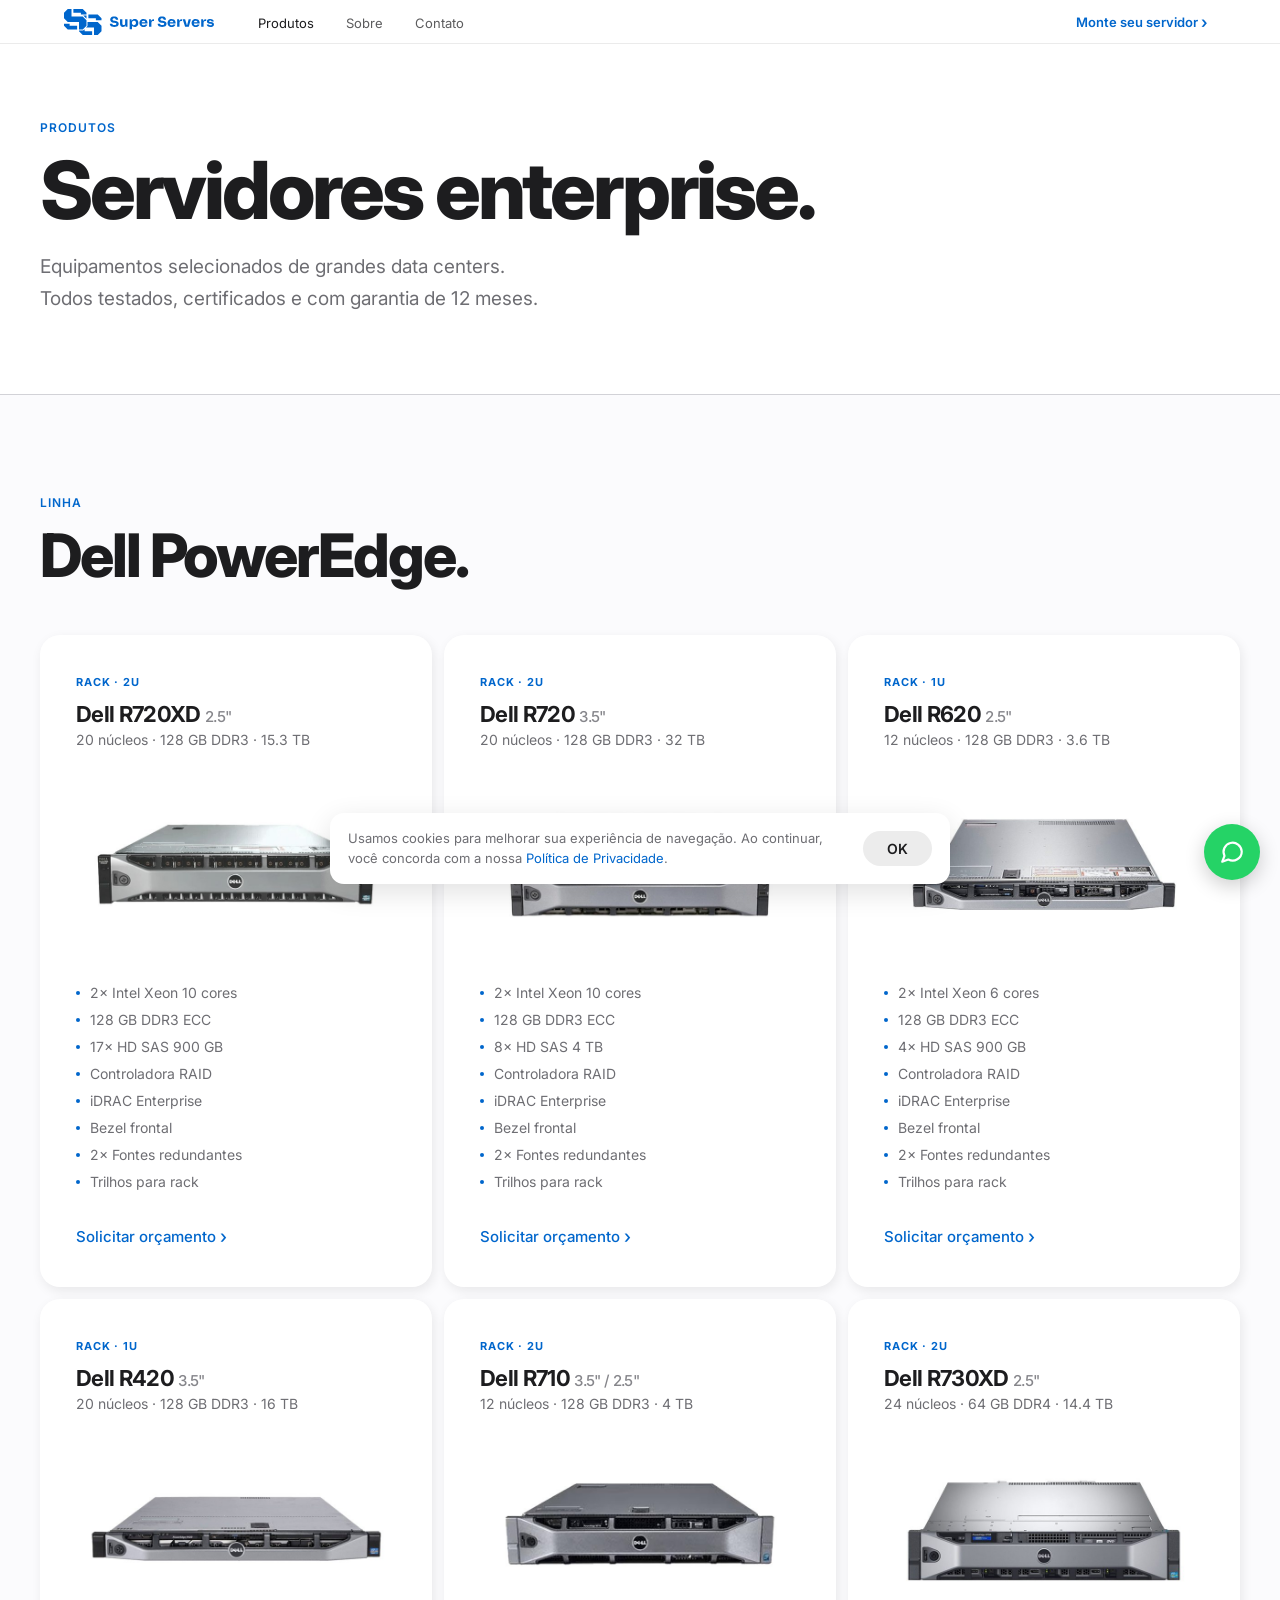
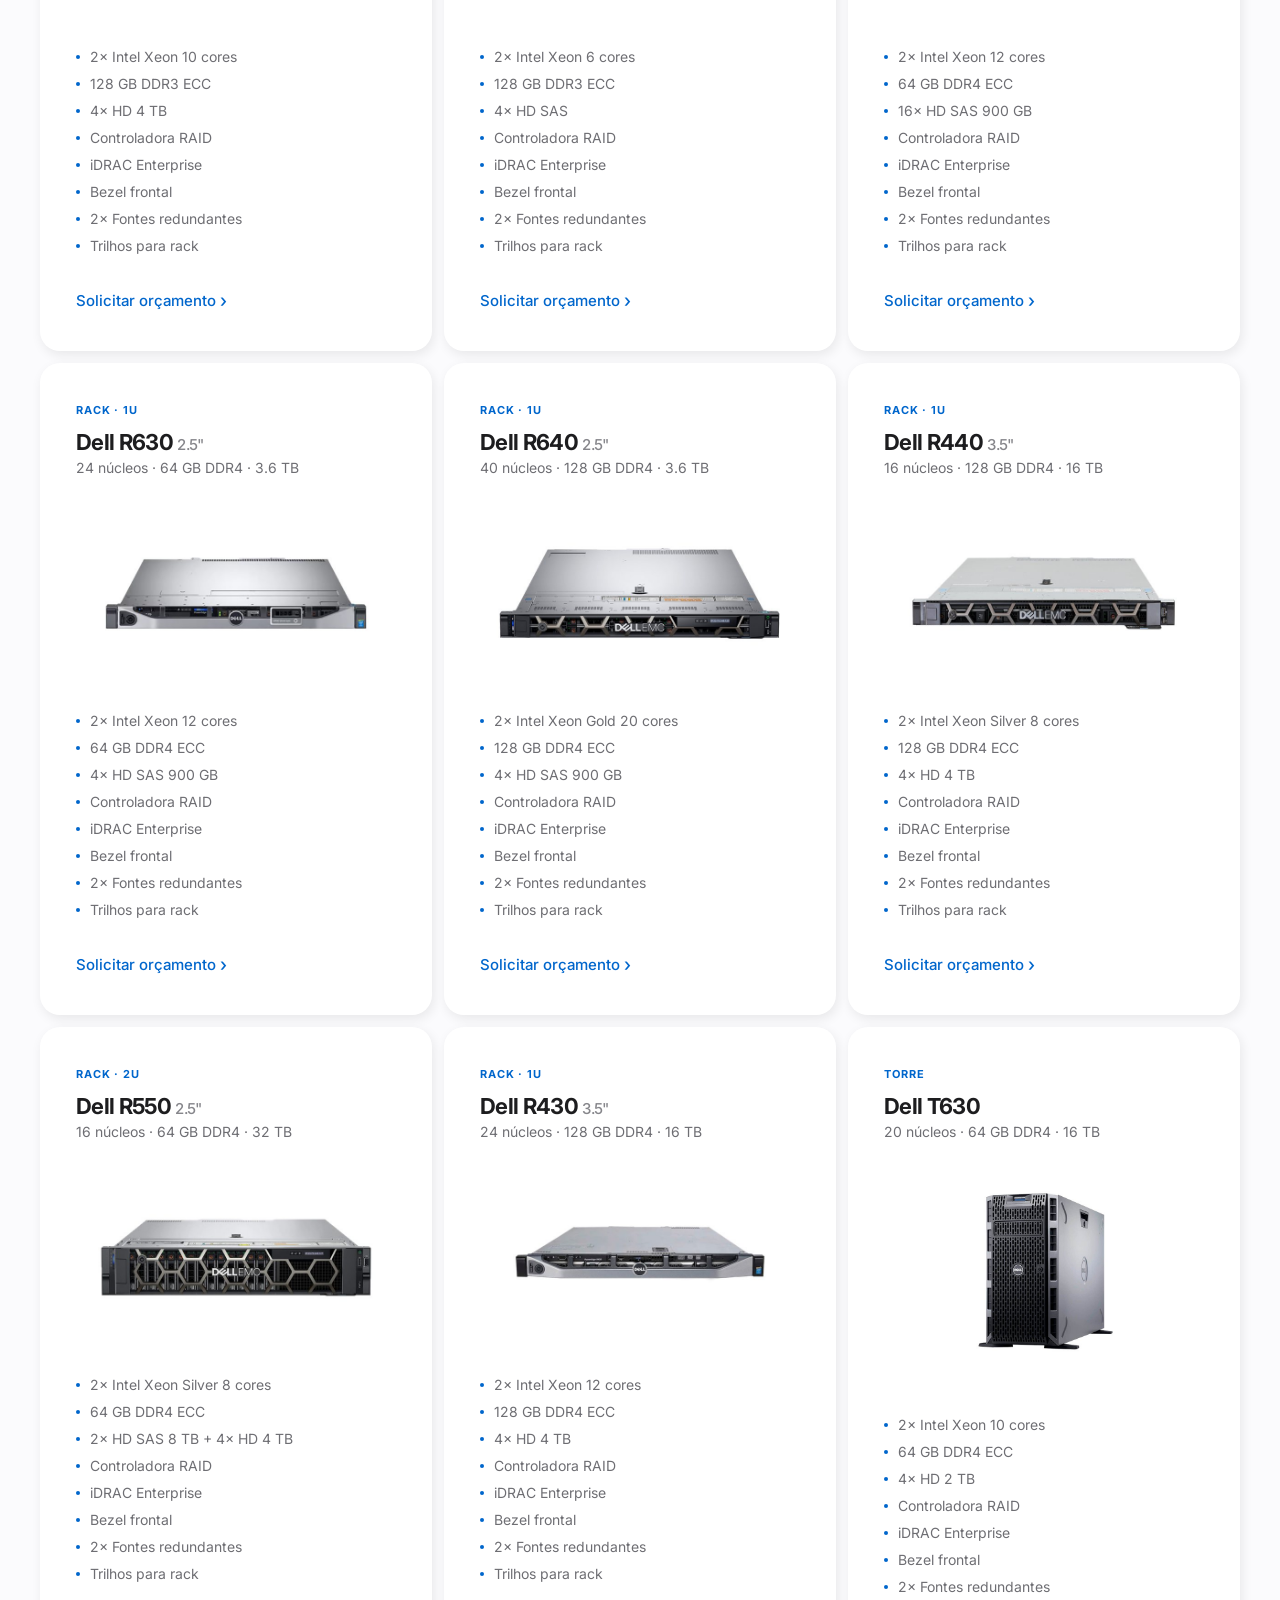
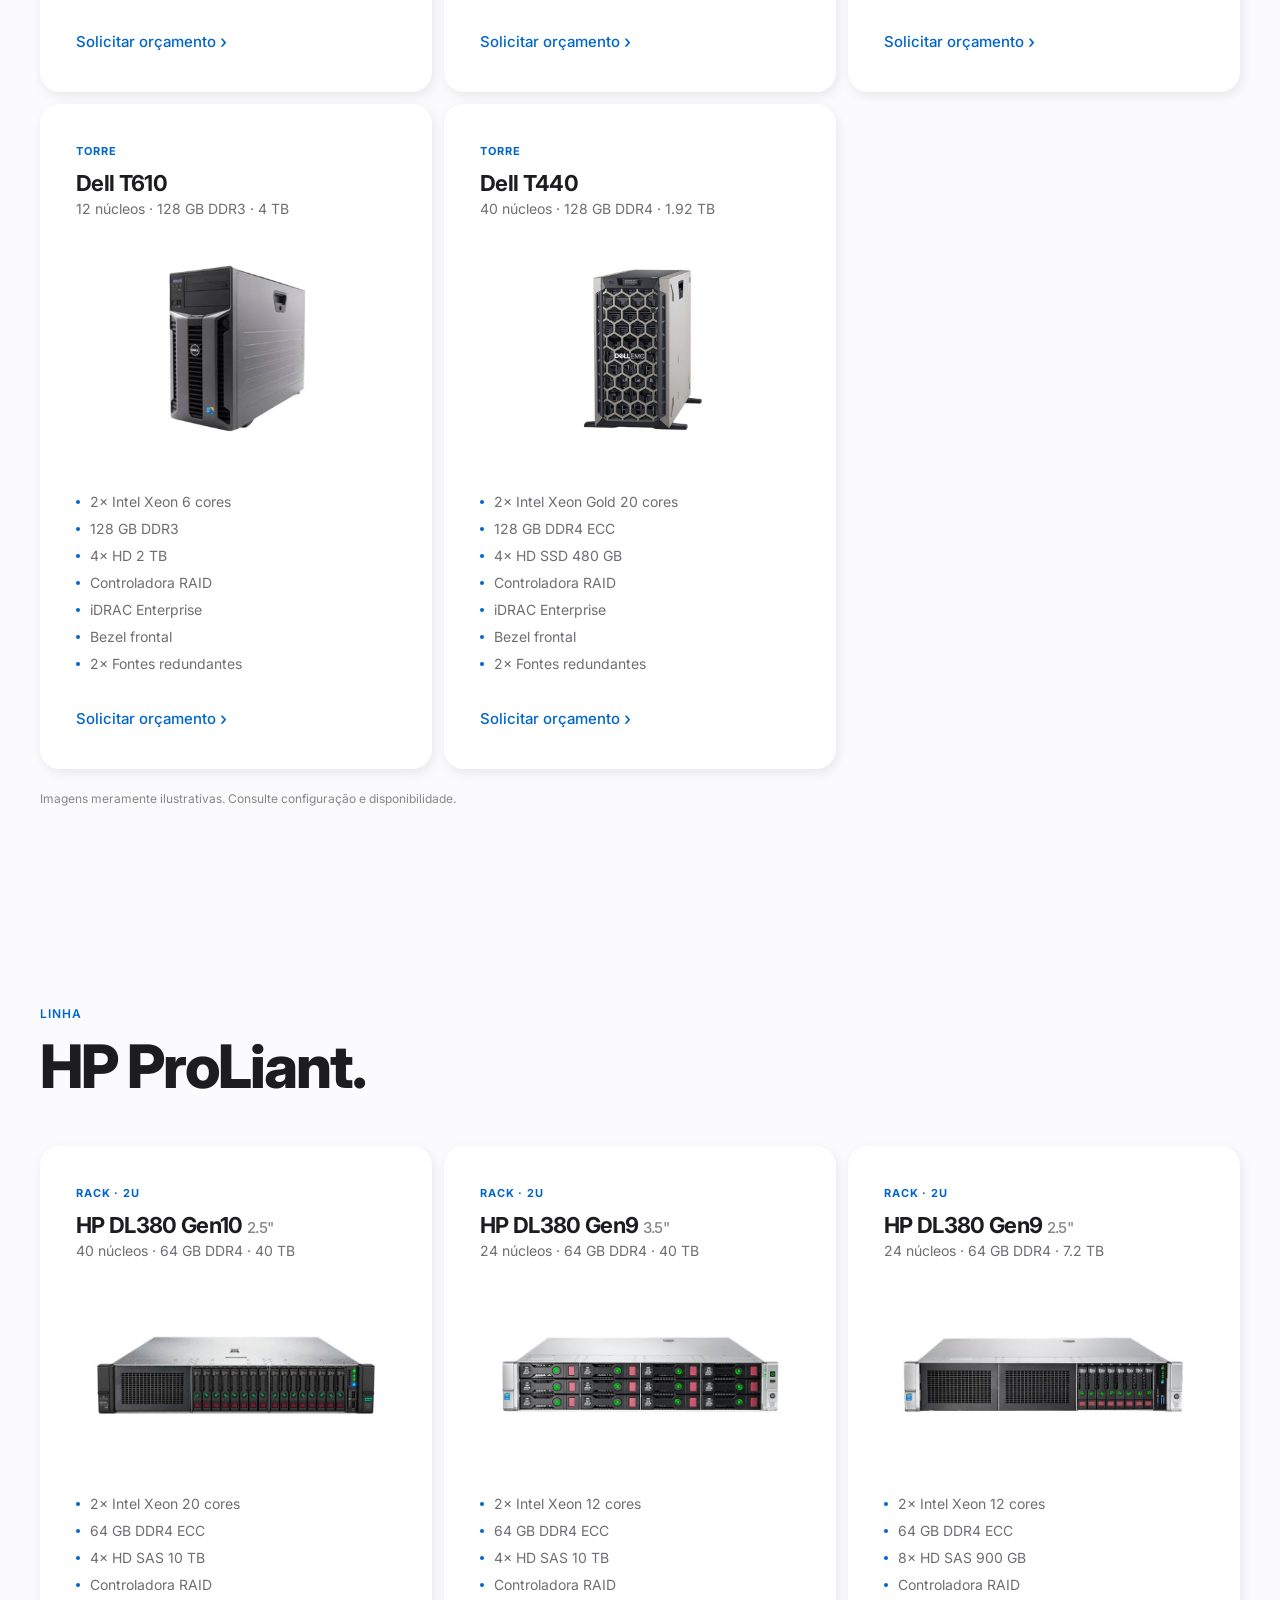
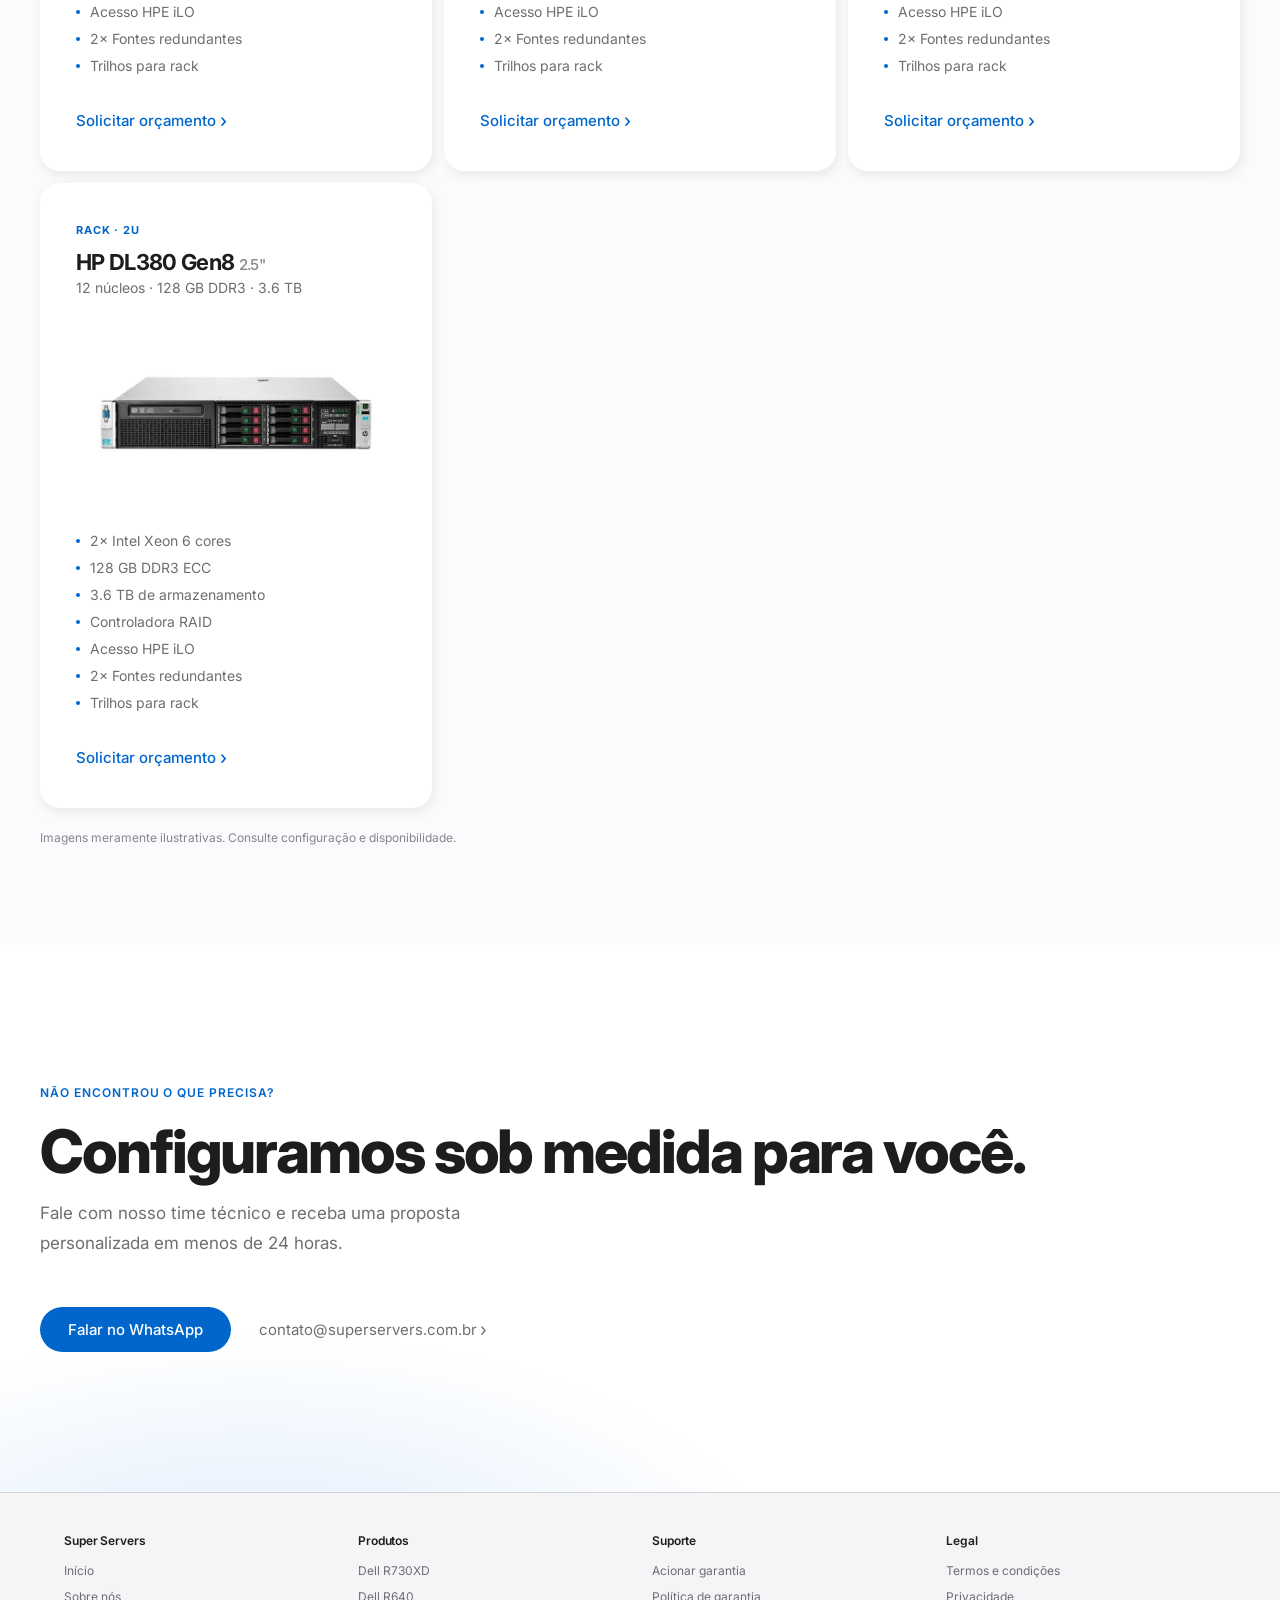
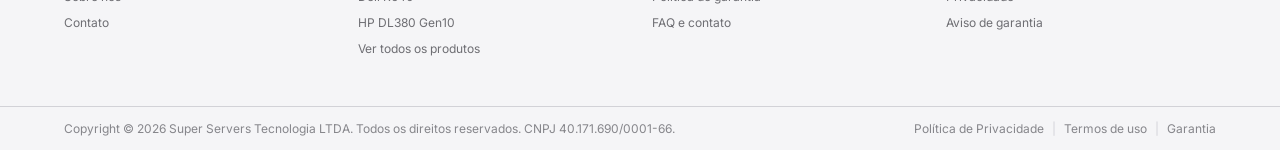
<file: produtos.html>
<!DOCTYPE html>
<html lang="pt-BR">
<head>
  <meta charset="UTF-8" />
  <meta name="viewport" content="width=device-width, initial-scale=1.0" />
  <meta name="color-scheme" content="light" />
  <meta name="format-detection" content="telephone=no, address=no, email=no" />
  <title>Servidores Dell PowerEdge e HPE ProLiant Seminovos | Super Servers</title>
  <meta name="description" content="Servidores rack e torre Dell PowerEdge e HPE ProLiant seminovos, testados e com garantia de 12 meses. Configuração sob medida e orçamento pelo WhatsApp." />
  <link rel="icon" type="image/svg+xml" href="/favicon.svg" />
  <link rel="icon" type="image/png" sizes="32x32" href="/favicon-32.png" />
  <link rel="apple-touch-icon" href="/apple-touch-icon.png" />
  <link rel="canonical" href="https://superservers.com.br/produtos.html" />
  <meta property="og:type" content="website" />
  <meta property="og:site_name" content="Super Servers" />
  <meta property="og:locale" content="pt_BR" />
  <meta property="og:title" content="Servidores Dell PowerEdge e HPE ProLiant Seminovos | Super Servers" />
  <meta property="og:description" content="Servidores rack e torre Dell PowerEdge e HPE ProLiant seminovos, testados e com garantia de 12 meses. Configuração sob medida e orçamento pelo WhatsApp." />
  <meta property="og:url" content="https://superservers.com.br/produtos.html" />
  <meta property="og:image" content="https://superservers.com.br/og-image.png" />
  <meta property="og:image:width" content="1200" />
  <meta property="og:image:height" content="630" />
  <meta name="twitter:card" content="summary_large_image" />
  <meta name="twitter:title" content="Servidores Dell PowerEdge e HPE ProLiant Seminovos | Super Servers" />
  <meta name="twitter:description" content="Servidores rack e torre Dell PowerEdge e HPE ProLiant seminovos, testados e com garantia de 12 meses. Configuração sob medida e orçamento pelo WhatsApp." />
  <meta name="twitter:image" content="https://superservers.com.br/og-image.png" />
  <link rel="preconnect" href="https://fonts.googleapis.com" />
  <link rel="preconnect" href="https://fonts.gstatic.com" crossorigin />
  <link href="https://fonts.googleapis.com/css2?family=Inter:wght@300;400;500;600;700;800&display=swap" rel="stylesheet" />
  <style>
    *, *::before, *::after { box-sizing: border-box; margin: 0; padding: 0; }

    :root {
      --blue:   #0066cc;
      --text:   #1d1d1f;
      --muted:  #6e6e73;
      --micro:  #86868b;
      --light:  #f5f5f7;
      --border: #d2d2d7;
      --white:  #ffffff;
    }

    html { scroll-behavior: smooth; color-scheme: only light; }

    body {
      font-family: 'Inter', -apple-system, BlinkMacSystemFont, sans-serif;
      color: var(--text);
      background: var(--white);
      -webkit-font-smoothing: antialiased;
      overflow-x: hidden;
    }

    /* ─────────────── NAV ─────────────── */
    nav {
      position: fixed; top: 0; left: 0; right: 0; z-index: 300;
      height: 44px;
      display: flex; align-items: center; justify-content: center;
      background: rgba(255,255,255,0.88);
      backdrop-filter: saturate(180%) blur(20px);
      -webkit-backdrop-filter: saturate(180%) blur(20px);
      border-bottom: 1px solid rgba(0,0,0,0.08);
    }
    .nav-inner {
      width: 100%; max-width: 1200px; padding: 0 24px;
      display: flex; align-items: center; justify-content: space-between;
    }
    .logo {
      font-size: 16px; font-weight: 700; color: var(--text);
      text-decoration: none; letter-spacing: -0.4px;
    }
    .logo em { color: var(--blue); font-style: normal; }
    .nav-links { display: flex; align-items: center; gap: 32px; list-style: none; margin: 0 auto 0 44px; }
    .nav-links a {
      font-size: 13px; color: var(--text); text-decoration: none;
      opacity: 0.72; transition: background 0.22s ease, color 0.22s ease, transform 0.18s ease, box-shadow 0.22s ease, opacity 0.15s;
    }
    .nav-links a:hover, .nav-links a.active { opacity: 1; }

    /* ─────────────── LAYOUT BASE ─────────────── */
    .section { padding: 100px 24px; }
    .wrap { max-width: 1200px; margin: 0 auto; }

    .eyebrow {
      font-size: 12px; font-weight: 600; letter-spacing: 0.08em;
      text-transform: uppercase; color: var(--blue); margin-bottom: 14px;
    }

    h2.headline {
      font-size: clamp(40px, 5vw, 60px);
      font-weight: 800; letter-spacing: -0.035em;
      line-height: 1.05; color: var(--text);
    }

    .body-text { font-size: 17px; color: var(--muted); line-height: 1.75; max-width: 520px; }

    /* ─────────────── BOTÕES ─────────────── */
    .btn-primary {
      background: #0a2e5c; color: #fff;
      font-size: 15px; font-weight: 500;
      padding: 13px 28px; border-radius: 980px;
      text-decoration: none; display: inline-block;
      transition: background 0.22s ease, color 0.22s ease, transform 0.18s ease, box-shadow 0.22s ease, opacity 0.15s;
    }
    .btn-primary:hover { background: #5bb8ff; color: #fff; transform: scale(1.04); box-shadow: 0 0 24px rgba(91,184,255,0.45); opacity: 1; }

    .btn-secondary {
      font-size: 15px; color: var(--muted);
      text-decoration: none;
      display: inline-flex; align-items: center; gap: 3px;
      transition: color 0.15s, gap 0.15s;
    }
    .btn-secondary:hover { color: var(--text); gap: 6px; }
    .btn-secondary::after { content: '›'; font-size: 18px; }

    /* ─────────────── PAGE HERO ─────────────── */
    .page-hero {
      background: var(--white); padding: 120px 24px 80px;
      border-bottom: 1px solid var(--border);
    }
    .page-hero h1 {
      font-size: clamp(48px, 6.5vw, 80px);
      font-weight: 800; line-height: 1.03;
      letter-spacing: -0.04em; color: var(--text);
      max-width: none; white-space: nowrap; margin-bottom: 20px;
    }
    @media (max-width: 620px) {
      .page-hero h1 { white-space: normal; }
    }
    .page-hero .lead {
      font-size: 19px; color: var(--muted);
      line-height: 1.65; max-width: 520px;
    }

    /* ─────────────── PRODUTOS ─────────────── */
    .produtos-white { background: #fbfbfd; }
    .produtos-header { margin-bottom: 48px; }

    .produto-grid {
      display: grid; grid-template-columns: repeat(3, 1fr); gap: 12px;
    }
    .produto-card-light {
      background: var(--white); border-radius: 20px;
      box-shadow: 2px 4px 12px rgba(0,0,0,0.08);
      padding: 40px 36px; display: flex; flex-direction: column;
    }
    .produto-tag {
      font-size: 11px; font-weight: 700; letter-spacing: 0.08em;
      text-transform: uppercase; color: var(--blue); margin-bottom: 12px;
    }
    .produto-card-light h3,
    .produto-card-light h3 {
      font-size: 22px; font-weight: 700;
      letter-spacing: -0.03em; color: var(--text); margin-bottom: 4px;
    }
    .produto-config { font-size: 14px; color: var(--muted); margin-bottom: 22px; }
    .produto-bay { font-size: 15px; font-weight: 500; color: var(--micro); }
    .product-series { display: none; }
    .produto-foto { margin: 0 0 24px; }
    .produto-foto img { width: 100%; height: 190px; object-fit: cover; object-position: center; display: block; }
    .produto-foto.torre img { object-fit: contain; height: 230px; }
    .produtos-nota { margin-top: 22px; font-size: 12px; color: var(--micro); }
    .specs {
      list-style: none; display: flex; flex-direction: column;
      gap: 10px; margin-bottom: 36px; flex: 1;
    }
    .specs li { display: flex; align-items: center; gap: 10px; font-size: 14px; color: var(--muted); }
    .specs li::before {
      content: ''; width: 4px; height: 4px; border-radius: 50%;
      background: var(--blue); flex-shrink: 0;
    }
    .product-cta {
      display: inline-flex; align-items: center; gap: 4px;
      font-size: 15px; font-weight: 500; color: var(--blue);
      text-decoration: none; transition: gap 0.15s;
    }
    .product-cta:hover, .produto-card-light:hover .product-cta { gap: 8px; }
    .product-cta::after { content: '›'; font-size: 18px; }

    /* ─────────────── CTA FINAL ─────────────── */
    .cta-section { background: #0a1830; padding: 140px 24px; }
    .cta-section .eyebrow { margin-bottom: 20px; color: #5bb8ff; }
    .cta-section .headline { color: #fff; }
    .cta-section .body-text { margin: 16px 0 0; text-align: left; color: rgba(255,255,255,0.72); }
    .cta-section .btn-primary { background: #fff; color: var(--text); }
    .cta-section .btn-primary:hover { background: #5bb8ff; color: #fff; transform: scale(1.04); box-shadow: 0 0 24px rgba(91,184,255,0.45); opacity: 1; }
    .cta-section .btn-secondary { color: rgba(255,255,255,0.72); }
    .cta-section .btn-secondary:hover { color: #fff; }
    .cta-actions {
      display: flex; align-items: center; justify-content: flex-start;
      gap: 28px; flex-wrap: wrap; margin-top: 48px;
    }

    /* ─────────────── FOOTER ─────────────── */
    footer { background: var(--light); border-top: 1px solid var(--border); }
    .footer-wrap { max-width: 1200px; margin: 0 auto; padding: 0 24px; }
    .footer-links-grid { display: grid; grid-template-columns: repeat(4, 1fr); gap: 24px; padding-top: 40px; padding-bottom: 40px; }
    .footer-col h5 { font-size: 12px; font-weight: 600; color: var(--text); margin-bottom: 14px; letter-spacing: -0.01em; }
    .footer-col a { display: block; font-size: 12px; color: var(--muted); text-decoration: none; margin-bottom: 8px; line-height: 1.5; transition: color 0.15s; }
    .footer-col a:hover { color: var(--text); }
    .footer-bottom { border-top: 1px solid var(--border); padding: 14px 0; }
    .footer-bottom-inner { max-width: 1200px; margin: 0 auto; padding: 0 24px; display: flex; flex-direction: row; align-items: center; justify-content: space-between; gap: 16px; }
    .footer-bottom-row { display: flex; justify-content: space-between; align-items: center; }
    .footer-bottom p { font-size: 12px; color: var(--micro); }
    .footer-legal-links { display: flex; align-items: center; }
    .footer-legal-links a { font-size: 12px; color: var(--micro); text-decoration: none; transition: color 0.15s; }
    .footer-legal-links a:hover { color: var(--text); }
    .footer-legal-links span { font-size: 12px; color: var(--border); padding: 0 8px; }

    /* ─────────────── NAV HAMBURGER ─────────────── */
    .nav-hamburger {
      display: none;
      flex-direction: column; justify-content: center; align-items: center;
      gap: 5px; width: 36px; height: 36px;
      background: none; border: none; cursor: pointer; flex-shrink: 0;
    }
    .nav-hamburger span {
      display: block; width: 18px; height: 1.5px;
      background: var(--text); border-radius: 2px;
      transition: transform 0.25s ease, opacity 0.2s ease;
      transform-origin: center;
    }
    nav.nav-open .nav-hamburger span:nth-child(1) { transform: translateY(6.5px) rotate(45deg); }
    nav.nav-open .nav-hamburger span:nth-child(2) { opacity: 0; }
    nav.nav-open .nav-hamburger span:nth-child(3) { transform: translateY(-6.5px) rotate(-45deg); }

    /* ─────────────── RESPONSIVE ─────────────── */
    @media (max-width: 960px) {
      .produto-grid { grid-template-columns: 1fr 1fr; }
      .footer-links-grid { grid-template-columns: 1fr 1fr; gap: 32px; }
    }
    @media (max-width: 720px) {
      nav .nav-links { display: none; }
      .nav-hamburger { display: flex; }
      nav.nav-open .nav-links {
        display: flex; flex-direction: column; margin: 0;
        position: absolute; top: 44px; left: 0; right: 0;
        background: rgba(255,255,255,0.97);
        backdrop-filter: saturate(180%) blur(20px);
        -webkit-backdrop-filter: saturate(180%) blur(20px);
        border-bottom: 1px solid var(--border);
        box-shadow: 0 8px 24px rgba(0,0,0,0.08);
        padding: 0 0 16px; gap: 0; list-style: none;
        animation: navIn 0.22s ease forwards;
      }
      @keyframes navIn {
        from { opacity: 0; transform: translateY(-8px); }
        to   { opacity: 1; transform: translateY(0); }
      }
      nav.nav-open .nav-links li { border-top: 1px solid rgba(0,0,0,0.08); }
      nav.nav-open .nav-links a {
        display: block; padding: 14px 24px;
        font-size: 16px; font-weight: 500; opacity: 1; color: var(--text);
      }
      .produto-grid { grid-template-columns: 1fr; }
    }
    @media (max-width: 600px) {
      .section { padding: 72px 20px; }
      .footer-bottom-inner { flex-direction: column; align-items: flex-start; gap: 10px; }
      /* Carrossel horizontal — sem barras laterais */
      .produtos-white { padding-left: 0; padding-right: 0; }
      .produtos-header { padding: 0 20px; }
      .produtos-nota { padding: 0 20px; }
      .produto-grid {
        display: flex;
        overflow-x: auto;
        scroll-snap-type: x mandatory;
        -webkit-overflow-scrolling: touch;
        gap: 24px;
        padding-left: 20px;
        scroll-padding-left: 20px;
        padding-bottom: 32px;
        padding-right: 60px;
        scrollbar-width: none;
      }
      .produto-grid::-webkit-scrollbar { display: none; }
      .produto-grid .produto-card-light {
        flex-shrink: 0;
        width: calc(100vw - 80px);
        scroll-snap-align: start;
        border: none;
        box-shadow: 2px 4px 12px rgba(0,0,0,0.08);
      }
    }
    @media (max-width: 480px) {
      .section { padding: 56px 20px; }
      .produtos-white { padding-left: 0; padding-right: 0; }
      .footer-links-grid { grid-template-columns: 1fr; }
    }
  
    /* Entrada do topo, mesmo padrão da home (fade + subida por bloco) */
    .page-hero .wrap > * { animation: hvFade 1s cubic-bezier(.25,.8,.25,1) both; }
    .page-hero .wrap > :nth-child(2) { animation-delay: .15s; }
    .page-hero .wrap > :nth-child(3) { animation-delay: .3s; }
    @keyframes hvFade { from { opacity: 0; transform: translateY(24px); } to { opacity: 1; transform: none; } }
    @media (prefers-reduced-motion: reduce) { .page-hero .wrap > * { animation: none; } }

    .wa-float { position: fixed; right: 20px; bottom: 20px; z-index: 350; width: 56px; height: 56px; border-radius: 50%; background: #25d366; display: flex; align-items: center; justify-content: center; box-shadow: 0 6px 20px rgba(0,0,0,0.2); transition: transform .18s; }
    .wa-float:hover { transform: scale(1.08); }
    @media (max-width: 600px) { .wa-float { bottom: 16px; right: 16px; } }

    /* Blocos claros, mesmo padrão da home */
    .btn-primary { background: #0066cc; }
    .btn-primary:hover { background: #5bb8ff; }
    .lt-final { position: relative; overflow: hidden; background: radial-gradient(ellipse 60% 70% at 20% 120%, #dcebfc 0%, rgba(220,235,252,0) 70%), #fff !important; }
    .lt-final .eyebrow { color: var(--blue) !important; }
    .lt-final h2, .lt-final .headline { color: var(--text) !important; }
    .lt-final .body-text { color: var(--muted) !important; }
    .lt-final .btn-primary { background: #0066cc !important; color: #fff !important; }
    .lt-final .btn-primary:hover { background: #5bb8ff !important; }
    .lt-final .btn-secondary { color: var(--muted) !important; }
    .lt-final .btn-secondary:hover { color: var(--text) !important; }

    /* Link do quiz no topo (texto azul com ›, sem pílula) */
    .nav-quiz { margin-left: auto; margin-right: 8px; background: none; color: var(--blue); border: 0; padding: 0; font: 600 13px 'Inter', sans-serif; cursor: pointer; text-decoration: none; white-space: nowrap; display: inline-flex; align-items: center; gap: 3px; transition: color .15s, gap .15s, opacity .25s, transform .25s; }
    .nav-quiz::after { content: '›'; font-size: 16px; }
    .nav-quiz:hover { color: #0a2e5c; gap: 6px; }
    .nav-quiz.hide { opacity: 0; transform: translateY(-4px); pointer-events: none; }
    @media (max-width: 960px) { .nav-quiz { display: none; } }
    /* Cards de produto: crescem 2% no hover, como na loja da Apple */
    .produto-card-light { transition: scale .3s cubic-bezier(.2,.7,.2,1), box-shadow .3s ease; }
    @media (hover: hover) { .produto-card-light:hover { scale: 1.02; box-shadow: 0 16px 36px rgba(10,46,92,.12); } }
  </style>
</head>
<body>

  <nav>
    <div class="nav-inner">
      <a href="index.html" class="logo" aria-label="Super Servers"><img src="logo.svg" alt="Super Servers" style="height: 26px; width: auto; display: block;"></a>
      <ul class="nav-links">
        <li><a href="produtos.html" class="active">Produtos</a></li>
        <li><a href="sobre.html">Sobre</a></li>
        <li><a href="contato.html">Contato</a></li>
      </ul>
      <a href="index.html#quiz" class="nav-quiz">Monte seu servidor</a>
      <button class="nav-hamburger" id="navHamburger" aria-label="Menu" aria-expanded="false">
        <span></span><span></span><span></span>
      </button>
    </div>
  </nav>

  <!-- PAGE HERO -->
  <div class="page-hero">
    <div class="wrap">
      <p class="eyebrow">Produtos</p>
      <h1>Servidores enterprise.</h1>
      <p class="lead">Equipamentos selecionados de grandes data centers. Todos testados, certificados e com garantia de 12 meses.</p>
    </div>
  </div>

  <!-- DELL POWEREDGE -->
  <section class="section produtos-white" id="dell">
    <div class="wrap">
      <div class="produtos-header">
        <p class="eyebrow">Linha</p>
        <h2 class="headline">Dell PowerEdge.</h2>
      </div>
      <div class="produto-grid">

        <div class="produto-card-light">
          <p class="produto-tag">RACK · 2U</p>
          <h3>Dell <span class="product-series">PowerEdge </span>R720XD <span class="produto-bay">2.5"</span></h3>
          <p class="produto-config">20 núcleos · 128 GB DDR3 · 15.3 TB</p>
          <div class="produto-foto"><img src="produtos/r720xd.jpg" alt="Dell PowerEdge R720XD" loading="lazy" width="700" height="700"></div>
          <ul class="specs">
            <li>2× Intel Xeon 10 cores</li>
            <li>128 GB DDR3 ECC</li>
            <li>17× HD SAS 900 GB</li>
            <li>Controladora RAID</li>
            <li>iDRAC Enterprise</li>
            <li>Bezel frontal</li>
            <li>2× Fontes redundantes</li>
            <li>Trilhos para rack</li>
          </ul>
          <a href="https://wa.me/551120535313?text=Ol%C3%A1!%20Tenho%20interesse%20no%20Dell%20R720XD%20(2.5%22)." target="_blank" class="product-cta">Solicitar orçamento</a>
        </div>

        <div class="produto-card-light">
          <p class="produto-tag">RACK · 2U</p>
          <h3>Dell <span class="product-series">PowerEdge </span>R720 <span class="produto-bay">3.5"</span></h3>
          <p class="produto-config">20 núcleos · 128 GB DDR3 · 32 TB</p>
          <div class="produto-foto"><img src="produtos/r720.jpg" alt="Dell PowerEdge R720" loading="lazy" width="700" height="700"></div>
          <ul class="specs">
            <li>2× Intel Xeon 10 cores</li>
            <li>128 GB DDR3 ECC</li>
            <li>8× HD SAS 4 TB</li>
            <li>Controladora RAID</li>
            <li>iDRAC Enterprise</li>
            <li>Bezel frontal</li>
            <li>2× Fontes redundantes</li>
            <li>Trilhos para rack</li>
          </ul>
          <a href="https://wa.me/551120535313?text=Ol%C3%A1!%20Tenho%20interesse%20no%20Dell%20R720%20(3.5%22)." target="_blank" class="product-cta">Solicitar orçamento</a>
        </div>

        <div class="produto-card-light">
          <p class="produto-tag">RACK · 1U</p>
          <h3>Dell <span class="product-series">PowerEdge </span>R620 <span class="produto-bay">2.5"</span></h3>
          <p class="produto-config">12 núcleos · 128 GB DDR3 · 3.6 TB</p>
          <div class="produto-foto"><img src="produtos/r620.jpg" alt="Dell PowerEdge R620" loading="lazy" width="700" height="700"></div>
          <ul class="specs">
            <li>2× Intel Xeon 6 cores</li>
            <li>128 GB DDR3 ECC</li>
            <li>4× HD SAS 900 GB</li>
            <li>Controladora RAID</li>
            <li>iDRAC Enterprise</li>
            <li>Bezel frontal</li>
            <li>2× Fontes redundantes</li>
            <li>Trilhos para rack</li>
          </ul>
          <a href="https://wa.me/551120535313?text=Ol%C3%A1!%20Tenho%20interesse%20no%20Dell%20R620%20(2.5%22)." target="_blank" class="product-cta">Solicitar orçamento</a>
        </div>

        <div class="produto-card-light">
          <p class="produto-tag">RACK · 1U</p>
          <h3>Dell <span class="product-series">PowerEdge </span>R420 <span class="produto-bay">3.5"</span></h3>
          <p class="produto-config">20 núcleos · 128 GB DDR3 · 16 TB</p>
          <div class="produto-foto"><img src="produtos/r420.jpg" alt="Dell PowerEdge R420" loading="lazy" width="700" height="700"></div>
          <ul class="specs">
            <li>2× Intel Xeon 10 cores</li>
            <li>128 GB DDR3 ECC</li>
            <li>4× HD 4 TB</li>
            <li>Controladora RAID</li>
            <li>iDRAC Enterprise</li>
            <li>Bezel frontal</li>
            <li>2× Fontes redundantes</li>
            <li>Trilhos para rack</li>
          </ul>
          <a href="https://wa.me/551120535313?text=Ol%C3%A1!%20Tenho%20interesse%20no%20Dell%20R420%20(3.5%22)." target="_blank" class="product-cta">Solicitar orçamento</a>
        </div>

        <div class="produto-card-light">
          <p class="produto-tag">RACK · 2U</p>
          <h3>Dell <span class="product-series">PowerEdge </span>R710 <span class="produto-bay">3.5" / 2.5"</span></h3>
          <p class="produto-config">12 núcleos · 128 GB DDR3 · 4 TB</p>
          <div class="produto-foto"><img src="produtos/r710.jpg" alt="Dell PowerEdge R710" loading="lazy" width="700" height="700"></div>
          <ul class="specs">
            <li>2× Intel Xeon 6 cores</li>
            <li>128 GB DDR3 ECC</li>
            <li>4× HD SAS</li>
            <li>Controladora RAID</li>
            <li>iDRAC Enterprise</li>
            <li>Bezel frontal</li>
            <li>2× Fontes redundantes</li>
            <li>Trilhos para rack</li>
          </ul>
          <a href="https://wa.me/551120535313?text=Ol%C3%A1!%20Tenho%20interesse%20no%20Dell%20R710%20(3.5%22%20%2F%202.5%22)." target="_blank" class="product-cta">Solicitar orçamento</a>
        </div>

        <div class="produto-card-light">
          <p class="produto-tag">RACK · 2U</p>
          <h3>Dell <span class="product-series">PowerEdge </span>R730XD <span class="produto-bay">2.5"</span></h3>
          <p class="produto-config">24 núcleos · 64 GB DDR4 · 14.4 TB</p>
          <div class="produto-foto"><img src="produtos/r730xd.jpg" alt="Dell PowerEdge R730XD" loading="lazy" width="700" height="700"></div>
          <ul class="specs">
            <li>2× Intel Xeon 12 cores</li>
            <li>64 GB DDR4 ECC</li>
            <li>16× HD SAS 900 GB</li>
            <li>Controladora RAID</li>
            <li>iDRAC Enterprise</li>
            <li>Bezel frontal</li>
            <li>2× Fontes redundantes</li>
            <li>Trilhos para rack</li>
          </ul>
          <a href="https://wa.me/551120535313?text=Ol%C3%A1!%20Tenho%20interesse%20no%20Dell%20R730XD%20(2.5%22)." target="_blank" class="product-cta">Solicitar orçamento</a>
        </div>

        <div class="produto-card-light">
          <p class="produto-tag">RACK · 1U</p>
          <h3>Dell <span class="product-series">PowerEdge </span>R630 <span class="produto-bay">2.5"</span></h3>
          <p class="produto-config">24 núcleos · 64 GB DDR4 · 3.6 TB</p>
          <div class="produto-foto"><img src="produtos/r630.jpg" alt="Dell PowerEdge R630" loading="lazy" width="700" height="700"></div>
          <ul class="specs">
            <li>2× Intel Xeon 12 cores</li>
            <li>64 GB DDR4 ECC</li>
            <li>4× HD SAS 900 GB</li>
            <li>Controladora RAID</li>
            <li>iDRAC Enterprise</li>
            <li>Bezel frontal</li>
            <li>2× Fontes redundantes</li>
            <li>Trilhos para rack</li>
          </ul>
          <a href="https://wa.me/551120535313?text=Ol%C3%A1!%20Tenho%20interesse%20no%20Dell%20R630%20(2.5%22)." target="_blank" class="product-cta">Solicitar orçamento</a>
        </div>

        <div class="produto-card-light">
          <p class="produto-tag">RACK · 1U</p>
          <h3>Dell <span class="product-series">PowerEdge </span>R640 <span class="produto-bay">2.5"</span></h3>
          <p class="produto-config">40 núcleos · 128 GB DDR4 · 3.6 TB</p>
          <div class="produto-foto"><img src="produtos/r640.jpg" alt="Dell PowerEdge R640" loading="lazy" width="700" height="700"></div>
          <ul class="specs">
            <li>2× Intel Xeon Gold 20 cores</li>
            <li>128 GB DDR4 ECC</li>
            <li>4× HD SAS 900 GB</li>
            <li>Controladora RAID</li>
            <li>iDRAC Enterprise</li>
            <li>Bezel frontal</li>
            <li>2× Fontes redundantes</li>
            <li>Trilhos para rack</li>
          </ul>
          <a href="https://wa.me/551120535313?text=Ol%C3%A1!%20Tenho%20interesse%20no%20Dell%20R640." target="_blank" class="product-cta">Solicitar orçamento</a>
        </div>

        <div class="produto-card-light">
          <p class="produto-tag">RACK · 1U</p>
          <h3>Dell <span class="product-series">PowerEdge </span>R440 <span class="produto-bay">3.5"</span></h3>
          <p class="produto-config">16 núcleos · 128 GB DDR4 · 16 TB</p>
          <div class="produto-foto"><img src="produtos/r440.jpg" alt="Dell PowerEdge R440" loading="lazy" width="700" height="700"></div>
          <ul class="specs">
            <li>2× Intel Xeon Silver 8 cores</li>
            <li>128 GB DDR4 ECC</li>
            <li>4× HD 4 TB</li>
            <li>Controladora RAID</li>
            <li>iDRAC Enterprise</li>
            <li>Bezel frontal</li>
            <li>2× Fontes redundantes</li>
            <li>Trilhos para rack</li>
          </ul>
          <a href="https://wa.me/551120535313?text=Ol%C3%A1!%20Tenho%20interesse%20no%20Dell%20R440." target="_blank" class="product-cta">Solicitar orçamento</a>
        </div>

        <div class="produto-card-light">
          <p class="produto-tag">RACK · 2U</p>
          <h3>Dell <span class="product-series">PowerEdge </span>R550 <span class="produto-bay">2.5"</span></h3>
          <p class="produto-config">16 núcleos · 64 GB DDR4 · 32 TB</p>
          <div class="produto-foto"><img src="produtos/r550.jpg" alt="Dell PowerEdge R550" loading="lazy" width="700" height="700"></div>
          <ul class="specs">
            <li>2× Intel Xeon Silver 8 cores</li>
            <li>64 GB DDR4 ECC</li>
            <li>2× HD SAS 8 TB + 4× HD 4 TB</li>
            <li>Controladora RAID</li>
            <li>iDRAC Enterprise</li>
            <li>Bezel frontal</li>
            <li>2× Fontes redundantes</li>
            <li>Trilhos para rack</li>
          </ul>
          <a href="https://wa.me/551120535313?text=Ol%C3%A1!%20Tenho%20interesse%20no%20Dell%20R550." target="_blank" class="product-cta">Solicitar orçamento</a>
        </div>

        <div class="produto-card-light">
          <p class="produto-tag">RACK · 1U</p>
          <h3>Dell <span class="product-series">PowerEdge </span>R430 <span class="produto-bay">3.5"</span></h3>
          <p class="produto-config">24 núcleos · 128 GB DDR4 · 16 TB</p>
          <div class="produto-foto"><img src="produtos/r430.jpg" alt="Dell PowerEdge R430" loading="lazy" width="700" height="700"></div>
          <ul class="specs">
            <li>2× Intel Xeon 12 cores</li>
            <li>128 GB DDR4 ECC</li>
            <li>4× HD 4 TB</li>
            <li>Controladora RAID</li>
            <li>iDRAC Enterprise</li>
            <li>Bezel frontal</li>
            <li>2× Fontes redundantes</li>
            <li>Trilhos para rack</li>
          </ul>
          <a href="https://wa.me/551120535313?text=Ol%C3%A1!%20Tenho%20interesse%20no%20Dell%20R430%20(3.5%22)." target="_blank" class="product-cta">Solicitar orçamento</a>
        </div>

        <div class="produto-card-light">
          <p class="produto-tag">TORRE</p>
          <h3>Dell <span class="product-series">PowerEdge </span>T630</h3>
          <p class="produto-config">20 núcleos · 64 GB DDR4 · 16 TB</p>
          <div class="produto-foto torre"><img src="produtos/t630.jpg" alt="Dell PowerEdge T630" loading="lazy" width="700" height="700"></div>
          <ul class="specs">
            <li>2× Intel Xeon 10 cores</li>
            <li>64 GB DDR4 ECC</li>
            <li>4× HD 2 TB</li>
            <li>Controladora RAID</li>
            <li>iDRAC Enterprise</li>
            <li>Bezel frontal</li>
            <li>2× Fontes redundantes</li>
          </ul>
          <a href="https://wa.me/551120535313?text=Ol%C3%A1!%20Tenho%20interesse%20no%20Dell%20T630." target="_blank" class="product-cta">Solicitar orçamento</a>
        </div>

        <div class="produto-card-light">
          <p class="produto-tag">TORRE</p>
          <h3>Dell <span class="product-series">PowerEdge </span>T610</h3>
          <p class="produto-config">12 núcleos · 128 GB DDR3 · 4 TB</p>
          <div class="produto-foto torre"><img src="produtos/t610.jpg" alt="Dell PowerEdge T610" loading="lazy" width="700" height="700"></div>
          <ul class="specs">
            <li>2× Intel Xeon 6 cores</li>
            <li>128 GB DDR3</li>
            <li>4× HD 2 TB</li>
            <li>Controladora RAID</li>
            <li>iDRAC Enterprise</li>
            <li>Bezel frontal</li>
            <li>2× Fontes redundantes</li>
          </ul>
          <a href="https://wa.me/551120535313?text=Ol%C3%A1!%20Tenho%20interesse%20no%20Dell%20T610." target="_blank" class="product-cta">Solicitar orçamento</a>
        </div>

        <div class="produto-card-light">
          <p class="produto-tag">TORRE</p>
          <h3>Dell <span class="product-series">PowerEdge </span>T440</h3>
          <p class="produto-config">40 núcleos · 128 GB DDR4 · 1.92 TB</p>
          <div class="produto-foto torre"><img src="produtos/t440.jpg" alt="Dell PowerEdge T440" loading="lazy" width="700" height="700"></div>
          <ul class="specs">
            <li>2× Intel Xeon Gold 20 cores</li>
            <li>128 GB DDR4 ECC</li>
            <li>4× HD SSD 480 GB</li>
            <li>Controladora RAID</li>
            <li>iDRAC Enterprise</li>
            <li>Bezel frontal</li>
            <li>2× Fontes redundantes</li>
          </ul>
          <a href="https://wa.me/551120535313?text=Ol%C3%A1!%20Tenho%20interesse%20no%20Dell%20T440." target="_blank" class="product-cta">Solicitar orçamento</a>
        </div>

      </div>
      <p class="produtos-nota">Imagens meramente ilustrativas. Consulte configuração e disponibilidade.</p>
    </div>
  </section>

  <!-- HP PROLIANT -->
  <section class="section produtos-white" id="hp">
    <div class="wrap">
      <div class="produtos-header">
        <p class="eyebrow">Linha</p>
        <h2 class="headline">HP ProLiant.</h2>
      </div>
      <div class="produto-grid">

        <div class="produto-card-light">
          <p class="produto-tag">RACK · 2U</p>
          <h3>HP <span class="product-series">ProLiant </span>DL380 Gen10 <span class="produto-bay">2.5"</span></h3>
          <p class="produto-config">40 núcleos · 64 GB DDR4 · 40 TB</p>
          <div class="produto-foto"><img src="produtos/dl380-g10.jpg" alt="HP ProLiant DL380 Gen10" loading="lazy" width="700" height="700"></div>
          <ul class="specs">
            <li>2× Intel Xeon 20 cores</li>
            <li>64 GB DDR4 ECC</li>
            <li>4× HD SAS 10 TB</li>
            <li>Controladora RAID</li>
            <li>Acesso HPE iLO</li>
            <li>2× Fontes redundantes</li>
            <li>Trilhos para rack</li>
          </ul>
          <a href="https://wa.me/551120535313?text=Ol%C3%A1!%20Tenho%20interesse%20no%20HP%20DL380%20Gen10%20(2.5%22)." target="_blank" class="product-cta">Solicitar orçamento</a>
        </div>

        <div class="produto-card-light">
          <p class="produto-tag">RACK · 2U</p>
          <h3>HP <span class="product-series">ProLiant </span>DL380 Gen9 <span class="produto-bay">3.5"</span></h3>
          <p class="produto-config">24 núcleos · 64 GB DDR4 · 40 TB</p>
          <div class="produto-foto"><img src="produtos/dl380-g9-35.jpg" alt="HP ProLiant DL380 Gen9" loading="lazy" width="700" height="700"></div>
          <ul class="specs">
            <li>2× Intel Xeon 12 cores</li>
            <li>64 GB DDR4 ECC</li>
            <li>4× HD SAS 10 TB</li>
            <li>Controladora RAID</li>
            <li>Acesso HPE iLO</li>
            <li>2× Fontes redundantes</li>
            <li>Trilhos para rack</li>
          </ul>
          <a href="https://wa.me/551120535313?text=Ol%C3%A1!%20Tenho%20interesse%20no%20HP%20DL380%20Gen9%20(3.5%22)." target="_blank" class="product-cta">Solicitar orçamento</a>
        </div>

        <div class="produto-card-light">
          <p class="produto-tag">RACK · 2U</p>
          <h3>HP <span class="product-series">ProLiant </span>DL380 Gen9 <span class="produto-bay">2.5"</span></h3>
          <p class="produto-config">24 núcleos · 64 GB DDR4 · 7.2 TB</p>
          <div class="produto-foto"><img src="produtos/dl380-g9-25.jpg" alt="HP ProLiant DL380 Gen9" loading="lazy" width="700" height="700"></div>
          <ul class="specs">
            <li>2× Intel Xeon 12 cores</li>
            <li>64 GB DDR4 ECC</li>
            <li>8× HD SAS 900 GB</li>
            <li>Controladora RAID</li>
            <li>Acesso HPE iLO</li>
            <li>2× Fontes redundantes</li>
            <li>Trilhos para rack</li>
          </ul>
          <a href="https://wa.me/551120535313?text=Ol%C3%A1!%20Tenho%20interesse%20no%20HP%20DL380%20Gen9%20(2.5%22)." target="_blank" class="product-cta">Solicitar orçamento</a>
        </div>

        <div class="produto-card-light">
          <p class="produto-tag">RACK · 2U</p>
          <h3>HP <span class="product-series">ProLiant </span>DL380 Gen8 <span class="produto-bay">2.5"</span></h3>
          <p class="produto-config">12 núcleos · 128 GB DDR3 · 3.6 TB</p>
          <div class="produto-foto"><img src="produtos/dl380-g8.jpg" alt="HP ProLiant DL380 Gen8" loading="lazy" width="700" height="700"></div>
          <ul class="specs">
            <li>2× Intel Xeon 6 cores</li>
            <li>128 GB DDR3 ECC</li>
            <li>3.6 TB de armazenamento</li>
            <li>Controladora RAID</li>
            <li>Acesso HPE iLO</li>
            <li>2× Fontes redundantes</li>
            <li>Trilhos para rack</li>
          </ul>
          <a href="https://wa.me/551120535313?text=Ol%C3%A1!%20Tenho%20interesse%20no%20HP%20DL380%20Gen8%20(2.5%22)." target="_blank" class="product-cta">Solicitar orçamento</a>
        </div>

      </div>
      <p class="produtos-nota">Imagens meramente ilustrativas. Consulte configuração e disponibilidade.</p>
    </div>
  </section>


  <!-- CTA FINAL -->
  <section class="cta-section lt-final">
    <div class="wrap">
      <p class="eyebrow">Não encontrou o que precisa?</p>
      <h2 class="headline">Configuramos sob medida para você.</h2>
      <p class="body-text">Fale com nosso time técnico e receba uma proposta personalizada em menos de 24 horas.</p>
      <div class="cta-actions">
        <a href="https://wa.me/551120535313?text=Ol%C3%A1%21%20Vim%20pelo%20site%20da%20Super%20Servers%20e%20gostaria%20de%20uma%20proposta%20de%20servidor%20configurado%20sob%20medida." target="_blank" class="btn-primary">Falar no WhatsApp</a>
        <a href="mailto:contato@superservers.com.br" class="btn-secondary">contato@superservers.com.br</a>
      </div>
    </div>
  </section>

  <a href="https://wa.me/551120535313?text=Ol%C3%A1%21%20Vim%20pelo%20site%20da%20Super%20Servers%20e%20gostaria%20de%20falar%20com%20um%20especialista%20sobre%20servidores." target="_blank" class="wa-float" aria-label="Falar no WhatsApp">
    <svg viewBox="0 0 24 24" width="26" height="26" fill="none" stroke="#fff" stroke-width="2" stroke-linecap="round" stroke-linejoin="round" aria-hidden="true"><path d="M21 11.5a8.4 8.4 0 0 1-12.4 7.4L3 21l2.1-5.4A8.4 8.4 0 1 1 21 11.5z"/></svg>
  </a>

  <footer>
    <div class="footer-wrap footer-links-grid">
      <div class="footer-col">
        <h5>Super Servers</h5>
        <a href="index.html">Início</a>
        <a href="sobre.html">Sobre nós</a>
        <a href="contato.html">Contato</a>
      </div>
      <div class="footer-col">
        <h5>Produtos</h5>
        <a href="produtos.html#dell">Dell R730XD</a>
        <a href="produtos.html#dell">Dell R640</a>
        <a href="produtos.html#hp">HP DL380 Gen10</a>
        <a href="produtos.html">Ver todos os produtos</a>
      </div>
      <div class="footer-col">
        <h5>Suporte</h5>
        <a href="acionar-garantia.html">Acionar garantia</a>
        <a href="garantia.html">Política de garantia</a>
        <a href="contato.html">FAQ e contato</a>
      </div>
      <div class="footer-col">
        <h5>Legal</h5>
        <a href="termos.html">Termos e condições</a>
        <a href="privacidade.html">Privacidade</a>
        <a href="garantia.html">Aviso de garantia</a>
      </div>
    </div>
    <div class="footer-bottom">
      <div class="footer-bottom-inner">
        <div class="footer-bottom-row">
          <p>Copyright © 2026 Super Servers Tecnologia LTDA. Todos os direitos reservados. CNPJ 40.171.690/0001-66.</p>
        </div>
        <div class="footer-legal-links">
          <a href="privacidade.html">Política de Privacidade</a>
          <span>|</span>
          <a href="termos.html">Termos de uso</a>
          <span>|</span>
          <a href="garantia.html">Garantia</a>
        </div>
      </div>
    </div>
  </footer>

<script>
(function(){
  var els = document.querySelectorAll(
    '.eyebrow, .headline, .body-text, .lead, ' +
    '.produto-card-light, ' +
    '.cta-actions, .page-hero h1, .page-hero .lead, .page-hero .eyebrow'
  );
  els.forEach(function(el){
    el.style.cssText += 'opacity:0;transform:translateY(20px);transition:opacity 0.65s ease,transform 0.65s ease;';
  });
  ['.produto-grid'].forEach(function(sel){
    document.querySelectorAll(sel).forEach(function(grid){
      Array.from(grid.children).forEach(function(child,i){
        child.style.transitionDelay = (i * 0.08) + 's';
      });
    });
  });
  var io = new IntersectionObserver(function(entries){
    entries.forEach(function(e){
      if(e.isIntersecting){
        e.target.style.opacity = '1';
        e.target.style.transform = 'translateY(0)';
        (function(t){ setTimeout(function(){ t.style.transition = ''; t.style.transitionDelay = ''; }, 1000); })(e.target);
        io.unobserve(e.target);
      }
    });
  },{threshold:0.08,rootMargin:'0px 0px -40px 0px'});
  els.forEach(function(el){ io.observe(el); });
})();

// ── CAROUSEL LEFT PEEK FIX ──
(function(){
  document.querySelectorAll('.produto-grid').forEach(function(grid){
    var rafId, t, active = false;
    function update(){
      var gLeft = grid.getBoundingClientRect().left;
      grid.querySelectorAll('.produto-card-light').forEach(function(card){
        card.style.visibility = card.getBoundingClientRect().right < gLeft + 2 ? 'hidden' : '';
      });
      if(active) rafId = requestAnimationFrame(update);
      else rafId = null;
    }
    grid.addEventListener('scroll', function(){
      active = true;
      clearTimeout(t);
      if(!rafId) rafId = requestAnimationFrame(update);
      t = setTimeout(function(){ active = false; update(); }, 500);
    }, {passive:true});
    grid.addEventListener('scrollend', function(){
      active = false;
      if(rafId){ cancelAnimationFrame(rafId); rafId = null; }
      update();
    });
    setTimeout(update, 500);
  });
})();

// ── HAMBURGER NAV ──
(function(){
  var btn = document.getElementById('navHamburger');
  var nav = document.querySelector('nav');
  if(!btn) return;
  btn.addEventListener('click', function(){
    var isOpen = nav.classList.toggle('nav-open');
    btn.setAttribute('aria-expanded', isOpen);
    document.body.style.overflow = isOpen ? 'hidden' : '';
  });
  document.querySelectorAll('.nav-links a').forEach(function(a){
    a.addEventListener('click', function(){
      nav.classList.remove('nav-open');
      btn.setAttribute('aria-expanded', 'false');
      document.body.style.overflow = '';
    });
  });
})();

// ── WHATSAPP: MENSAGEM PRÉ-PREENCHIDA POR PRODUTO ──
(function(){
  var PHONE = '551120535313';
  document.querySelectorAll('.produto-card-light').forEach(function(card){
    var cta = card.querySelector('.product-cta');
    var titleEl = card.querySelector('h3');
    var configEl = card.querySelector('.produto-config');
    if(!cta || !titleEl) return;
    var modelo = titleEl.textContent.replace(/\s+/g,' ').trim();
    var nucleos = '', ram = '';
    if(configEl){
      var parts = configEl.textContent.split('·');
      nucleos = (parts[0]||'').replace(/\s+/g,' ').trim();
      ram = (parts[1]||'').replace(/\s+/g,' ').trim();
    }
    var msg = 'Olá! Quero saber mais sobre o servidor ' + modelo;
    if(nucleos && ram){
      msg += ' de ' + nucleos + ' e ' + ram;
    }
    msg += ', que vi no site de vocês.';
    cta.href = 'https://wa.me/' + PHONE + '?text=' + encodeURIComponent(msg);
  });
})();
</script>

  <!-- COOKIE CONSENT (LGPD) -->
  <div id="cookieConsent" class="cookie-consent" aria-label="Aviso de cookies">
    <p>Usamos cookies para melhorar sua experiência de navegação. Ao continuar, você concorda com a nossa <a href="privacidade.html">Política de Privacidade</a>.</p>
    <button type="button" id="cookieOk">OK</button>
  </div>
  <style>
    .cookie-consent { position: fixed; bottom: 16px; left: 16px; right: 16px; max-width: 620px; margin: 0 auto; z-index: 998; background: #fff; color: #1d1d1f; border-radius: 14px; padding: 16px 18px; box-shadow: 0 8px 28px rgba(0,0,0,0.12); display: none; align-items: center; gap: 16px; font-family: 'Inter', -apple-system, sans-serif; }
    .cookie-consent.show { display: flex; }
    .cookie-consent p { font-size: 13px; line-height: 1.5; color: #6e6e73; margin: 0; }
    .cookie-consent a { color: #0066cc; text-decoration: none; }
    .cookie-consent a:hover { text-decoration: underline; }
    .cookie-consent button { flex-shrink: 0; background: #ececec; color: #1d1d1f; border: none; border-radius: 980px; padding: 9px 24px; font-size: 14px; font-weight: 600; cursor: pointer; font-family: inherit; transition: background 0.18s ease, color 0.18s ease; }
    .cookie-consent button:hover { background: #e0e0e0; color: #1d1d1f; }
    @media (max-width: 520px) { .cookie-consent { flex-direction: column; align-items: stretch; text-align: left; } .cookie-consent button { width: 100%; padding: 11px; } }
  </style>
  <script>
  (function(){
    try { if (localStorage.getItem("cookieConsent") === "ok") return; } catch(e) {}
    var el = document.getElementById("cookieConsent");
    if (!el) return;
    setTimeout(function(){ el.classList.add("show"); }, 600);
    document.getElementById("cookieOk").addEventListener("click", function(){
      try { localStorage.setItem("cookieConsent", "ok"); } catch(e) {}
      el.classList.remove("show");
    });
  })();
  
// ── CARD DE PRODUTO INTEIRO CLICÁVEL: abre o mesmo WhatsApp do "Solicitar orçamento" ──
(function(){
  document.querySelectorAll('.produto-card-light').forEach(function(card){
    var cta = card.querySelector('.product-cta');
    if(!cta) return;
    card.style.cursor = 'pointer';
    card.addEventListener('click', function(e){
      if(e.target.closest('a') || String(window.getSelection())) return;
      cta.click();
    });
  });
})();
</script>
</body>
</html>
</file>
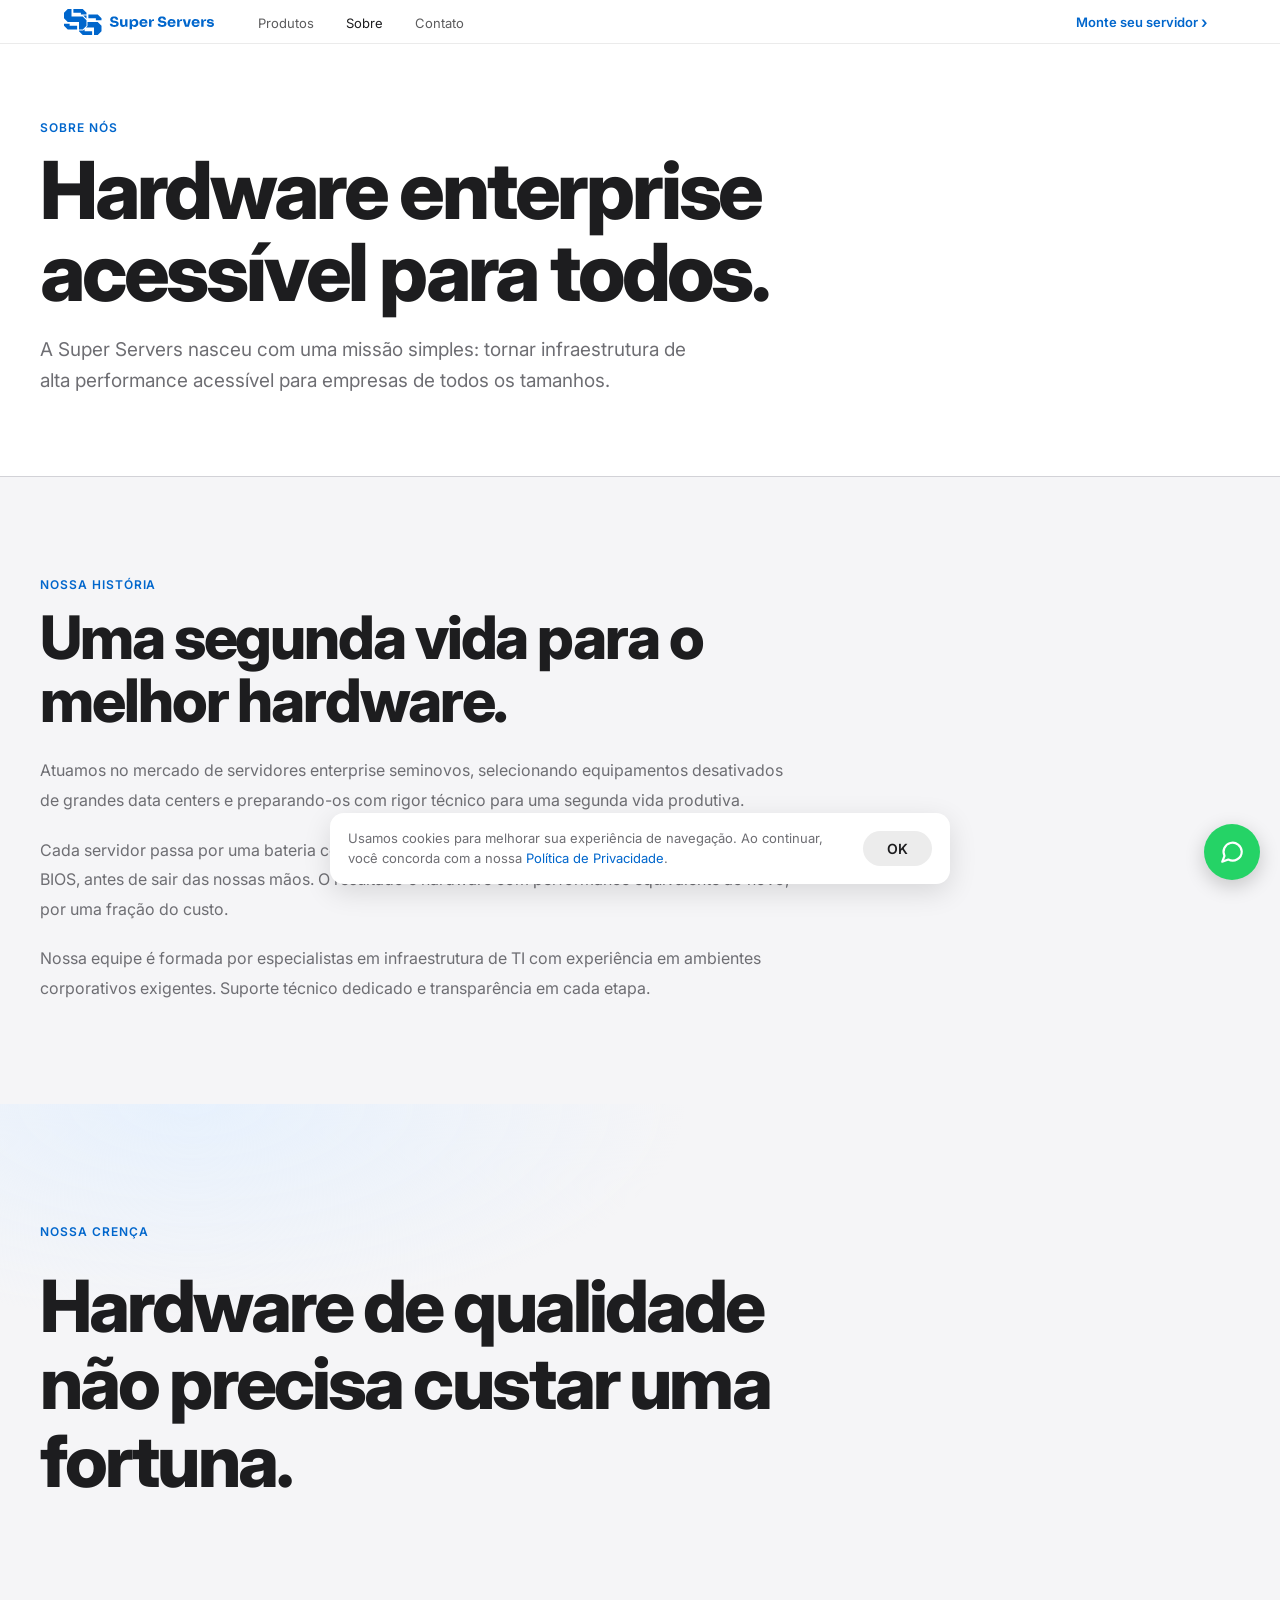
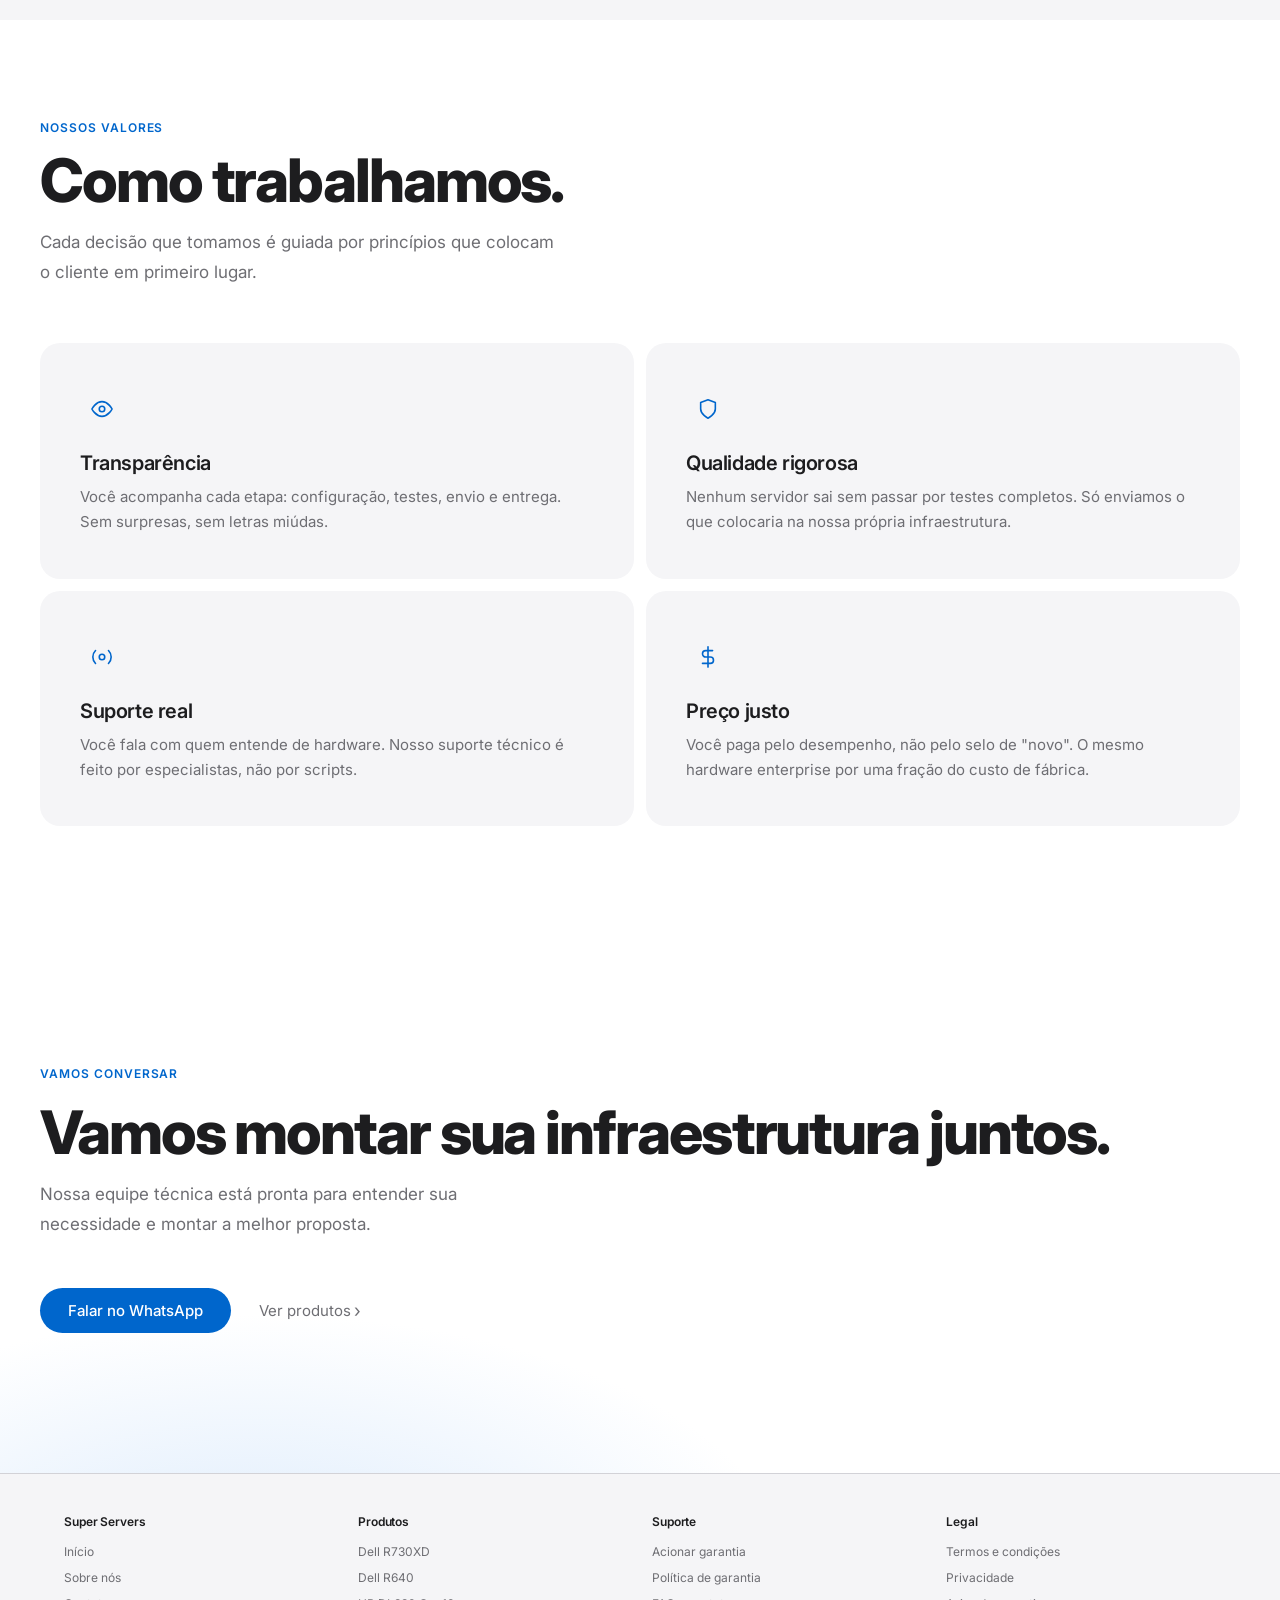
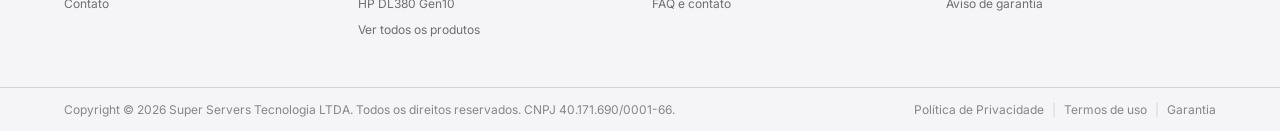
<file: sobre.html>
<!DOCTYPE html>
<html lang="pt-BR">
<head>
  <meta charset="UTF-8" />
  <meta name="viewport" content="width=device-width, initial-scale=1.0" />
  <meta name="color-scheme" content="light" />
  <meta name="format-detection" content="telephone=no, address=no, email=no" />
  <title>Sobre | Super Servers</title>
  <meta name="description" content="Conheça a Super Servers, referência em hardware empresarial seminovo em São Paulo." />
  <link rel="icon" type="image/svg+xml" href="/favicon.svg" />
  <link rel="icon" type="image/png" sizes="32x32" href="/favicon-32.png" />
  <link rel="apple-touch-icon" href="/apple-touch-icon.png" />
  <link rel="canonical" href="https://superservers.com.br/sobre.html" />
  <meta property="og:type" content="website" />
  <meta property="og:site_name" content="Super Servers" />
  <meta property="og:locale" content="pt_BR" />
  <meta property="og:title" content="Sobre | Super Servers" />
  <meta property="og:description" content="Conheça a Super Servers, referência em hardware empresarial seminovo em São Paulo." />
  <meta property="og:url" content="https://superservers.com.br/sobre.html" />
  <meta property="og:image" content="https://superservers.com.br/og-image.png" />
  <meta property="og:image:width" content="1200" />
  <meta property="og:image:height" content="630" />
  <meta name="twitter:card" content="summary_large_image" />
  <meta name="twitter:title" content="Sobre | Super Servers" />
  <meta name="twitter:description" content="Conheça a Super Servers, referência em hardware empresarial seminovo em São Paulo." />
  <meta name="twitter:image" content="https://superservers.com.br/og-image.png" />
  <link rel="preconnect" href="https://fonts.googleapis.com" />
  <link rel="preconnect" href="https://fonts.gstatic.com" crossorigin />
  <link href="https://fonts.googleapis.com/css2?family=Inter:wght@300;400;500;600;700;800&display=swap" rel="stylesheet" />
  <style>
    *, *::before, *::after { box-sizing: border-box; margin: 0; padding: 0; }

    :root {
      --blue:   #0066cc;
      --text:   #1d1d1f;
      --muted:  #6e6e73;
      --micro:  #86868b;
      --light:  #f5f5f7;
      --border: #d2d2d7;
      --white:  #ffffff;
    }

    html { scroll-behavior: smooth; color-scheme: only light; }

    body {
      font-family: 'Inter', -apple-system, BlinkMacSystemFont, sans-serif;
      color: var(--text);
      background: var(--white);
      -webkit-font-smoothing: antialiased;
      overflow-x: hidden;
    }

    /* ─────────────── NAV ─────────────── */
    nav {
      position: fixed; top: 0; left: 0; right: 0; z-index: 300;
      height: 44px;
      display: flex; align-items: center; justify-content: center;
      background: rgba(255,255,255,0.88);
      backdrop-filter: saturate(180%) blur(20px);
      -webkit-backdrop-filter: saturate(180%) blur(20px);
      border-bottom: 1px solid rgba(0,0,0,0.08);
    }
    .nav-inner {
      width: 100%; max-width: 1200px; padding: 0 24px;
      display: flex; align-items: center; justify-content: space-between;
    }
    .logo {
      font-size: 16px; font-weight: 700; color: var(--text);
      text-decoration: none; letter-spacing: -0.4px;
    }
    .logo em { color: var(--blue); font-style: normal; }
    .nav-links { display: flex; align-items: center; gap: 32px; list-style: none; margin: 0 auto 0 44px; }
    .nav-links a {
      font-size: 13px; color: var(--text); text-decoration: none;
      opacity: 0.72; transition: background 0.22s ease, color 0.22s ease, transform 0.18s ease, box-shadow 0.22s ease, opacity 0.15s;
    }
    .nav-links a:hover, .nav-links a.active { opacity: 1; }

    /* ─────────────── LAYOUT BASE ─────────────── */
    .section { padding: 100px 24px; }
    .wrap { max-width: 1200px; margin: 0 auto; }

    .eyebrow {
      font-size: 12px; font-weight: 600; letter-spacing: 0.08em;
      text-transform: uppercase; color: var(--blue); margin-bottom: 14px;
    }

    h2.headline {
      font-size: clamp(40px, 5vw, 60px);
      font-weight: 800; letter-spacing: -0.035em;
      line-height: 1.05; color: var(--text);
    }

    .body-text { font-size: 17px; color: var(--muted); line-height: 1.75; max-width: 520px; }

    /* ─────────────── BOTÕES ─────────────── */
    .btn-primary {
      background: #0a2e5c; color: #fff;
      font-size: 15px; font-weight: 500;
      padding: 13px 28px; border-radius: 980px;
      text-decoration: none; display: inline-block;
      transition: background 0.22s ease, color 0.22s ease, transform 0.18s ease, box-shadow 0.22s ease, opacity 0.15s;
    }
    .btn-primary:hover { background: #5bb8ff; color: #fff; transform: scale(1.04); box-shadow: 0 0 24px rgba(91,184,255,0.45); opacity: 1; }

    .btn-secondary {
      font-size: 15px; color: var(--muted);
      text-decoration: none;
      display: inline-flex; align-items: center; gap: 3px;
      transition: color 0.15s, gap 0.15s;
    }
    .btn-secondary:hover { color: var(--text); gap: 6px; }
    .btn-secondary::after { content: '›'; font-size: 18px; }

    /* ─────────────── PAGE HERO ─────────────── */
    .page-hero {
      background: var(--white); padding: 120px 24px 80px;
      border-bottom: 1px solid var(--border);
    }
    .page-hero h1 {
      font-size: clamp(48px, 6.5vw, 80px);
      font-weight: 800; line-height: 1.03;
      letter-spacing: -0.04em; color: var(--text);
      max-width: none; margin-bottom: 20px;
    }
    .page-hero .lead {
      font-size: 19px; color: var(--muted);
      line-height: 1.65; max-width: 660px;
    }

    /* ─────────────── HISTÓRIA (split) ─────────────── */
    .split-section { background: var(--light); }
    .split-grid {
      display: block; max-width: 760px;
    }
    .historia-text p {
      font-size: 16px; color: var(--muted);
      line-height: 1.85; margin-bottom: 20px;
    }
    .historia-text p:last-child { margin-bottom: 0; }

    .nums-grid { display: grid; grid-template-columns: 1fr 1fr; gap: 12px; }
    .num-card {
      background: var(--white); border-radius: 20px; padding: 36px 32px;
    }
    .num-card strong {
      display: block;
      font-size: 56px; font-weight: 800;
      letter-spacing: -0.04em; line-height: 1;
      color: var(--text); margin-bottom: 8px;
    }
    .num-card span { font-size: 15px; color: var(--muted); line-height: 1.5; }

    /* ─────────────── MANIFESTO ─────────────── */
    .manifesto {
      background: #0a1830; padding: 120px 24px; text-align: left;
    }
    .manifesto .eyebrow { color: #5bb8ff; }
    .manifesto h2 {
      font-size: clamp(40px, 6vw, 72px);
      font-weight: 800; letter-spacing: -0.04em;
      line-height: 1.08; color: #fff;
      max-width: 820px; margin: 28px 0 0;
    }

    /* ─────────────── VALORES ─────────────── */
    .valores-section { background: var(--white); }
    .valores-grid {
      display: grid; grid-template-columns: 1fr 1fr;
      gap: 12px; margin-top: 56px;
    }
    .valor-card {
      background: var(--light); border-radius: 20px; padding: 44px 40px;
    }
    .valor-icon {
      width: 44px; height: 44px;
      display: flex; align-items: center; justify-content: center;
      margin-bottom: 20px;
    }
    .valor-card h3 {
      font-size: 20px; font-weight: 600;
      letter-spacing: -0.02em; color: var(--text); margin-bottom: 10px;
    }
    .valor-card p { font-size: 15px; color: var(--muted); line-height: 1.65; }

    /* ─────────────── CTA FINAL ─────────────── */
    .cta-section { background: #0a1830; padding: 140px 24px; }
    .cta-section .eyebrow { margin-bottom: 20px; color: #5bb8ff; }
    .cta-section .headline { color: #fff; }
    .cta-section .body-text { margin: 16px 0 0; text-align: left; color: rgba(255,255,255,0.72); }
    .cta-section .btn-primary { background: #fff; color: var(--text); }
    .cta-section .btn-primary:hover { background: #5bb8ff; color: #fff; transform: scale(1.04); box-shadow: 0 0 24px rgba(91,184,255,0.45); opacity: 1; }
    .cta-section .btn-secondary { color: rgba(255,255,255,0.72); }
    .cta-section .btn-secondary:hover { color: #fff; }
    .cta-actions {
      display: flex; align-items: center; justify-content: flex-start;
      gap: 28px; flex-wrap: wrap; margin-top: 48px;
    }

    /* ─────────────── FOOTER ─────────────── */
    footer { background: var(--light); border-top: 1px solid var(--border); }
    .footer-wrap { max-width: 1200px; margin: 0 auto; padding: 0 24px; }
    .footer-links-grid { display: grid; grid-template-columns: repeat(4, 1fr); gap: 24px; padding-top: 40px; padding-bottom: 40px; }
    .footer-col h5 { font-size: 12px; font-weight: 600; color: var(--text); margin-bottom: 14px; letter-spacing: -0.01em; }
    .footer-col a { display: block; font-size: 12px; color: var(--muted); text-decoration: none; margin-bottom: 8px; line-height: 1.5; transition: color 0.15s; }
    .footer-col a:hover { color: var(--text); }
    .footer-bottom { border-top: 1px solid var(--border); padding: 14px 0; }
    .footer-bottom-inner { max-width: 1200px; margin: 0 auto; padding: 0 24px; display: flex; flex-direction: row; align-items: center; justify-content: space-between; gap: 16px; }
    .footer-bottom-row { display: flex; justify-content: space-between; align-items: center; }
    .footer-bottom p { font-size: 12px; color: var(--micro); }
    .footer-legal-links { display: flex; align-items: center; }
    .footer-legal-links a { font-size: 12px; color: var(--micro); text-decoration: none; transition: color 0.15s; }
    .footer-legal-links a:hover { color: var(--text); }
    .footer-legal-links span { font-size: 12px; color: var(--border); padding: 0 8px; }

    /* ─────────────── NAV HAMBURGER ─────────────── */
    .nav-hamburger {
      display: none;
      flex-direction: column; justify-content: center; align-items: center;
      gap: 5px; width: 36px; height: 36px;
      background: none; border: none; cursor: pointer; flex-shrink: 0;
    }
    .nav-hamburger span {
      display: block; width: 18px; height: 1.5px;
      background: var(--text); border-radius: 2px;
      transition: transform 0.25s ease, opacity 0.2s ease;
      transform-origin: center;
    }
    nav.nav-open .nav-hamburger span:nth-child(1) { transform: translateY(6.5px) rotate(45deg); }
    nav.nav-open .nav-hamburger span:nth-child(2) { opacity: 0; }
    nav.nav-open .nav-hamburger span:nth-child(3) { transform: translateY(-6.5px) rotate(-45deg); }

    /* ─────────────── RESPONSIVE ─────────────── */
    @media (max-width: 960px) {
      .split-grid { grid-template-columns: 1fr; gap: 56px; }
      .valores-grid { grid-template-columns: 1fr; }
      .footer-links-grid { grid-template-columns: 1fr 1fr; gap: 32px; }
    }
    @media (max-width: 720px) {
      nav .nav-links { display: none; }
      .nav-hamburger { display: flex; }
      nav.nav-open .nav-links {
        display: flex; flex-direction: column; margin: 0;
        position: absolute; top: 44px; left: 0; right: 0;
        background: rgba(255,255,255,0.97);
        backdrop-filter: saturate(180%) blur(20px);
        -webkit-backdrop-filter: saturate(180%) blur(20px);
        border-bottom: 1px solid var(--border);
        box-shadow: 0 8px 24px rgba(0,0,0,0.08);
        padding: 0 0 16px; gap: 0; list-style: none;
        animation: navIn 0.22s ease forwards;
      }
      @keyframes navIn {
        from { opacity: 0; transform: translateY(-8px); }
        to   { opacity: 1; transform: translateY(0); }
      }
      nav.nav-open .nav-links li { border-top: 1px solid rgba(0,0,0,0.08); }
      nav.nav-open .nav-links a {
        display: block; padding: 14px 24px;
        font-size: 16px; font-weight: 500; opacity: 1; color: var(--text);
      }
      .nums-grid { grid-template-columns: 1fr 1fr; }
    }
    @media (max-width: 600px) {
      .section { padding: 72px 20px; }
      .footer-bottom-inner { flex-direction: column; align-items: flex-start; gap: 10px; }
    }
    @media (max-width: 480px) {
      .section { padding: 56px 20px; }
      .nums-grid { grid-template-columns: 1fr; }
      .footer-links-grid { grid-template-columns: 1fr; }
    }
  
    /* Entrada do topo, mesmo padrão da home (fade + subida por bloco) */
    .page-hero .wrap > * { animation: hvFade 1s cubic-bezier(.25,.8,.25,1) both; }
    .page-hero .wrap > :nth-child(2) { animation-delay: .15s; }
    .page-hero .wrap > :nth-child(3) { animation-delay: .3s; }
    @keyframes hvFade { from { opacity: 0; transform: translateY(24px); } to { opacity: 1; transform: none; } }
    @media (prefers-reduced-motion: reduce) { .page-hero .wrap > * { animation: none; } }

    .wa-float { position: fixed; right: 20px; bottom: 20px; z-index: 350; width: 56px; height: 56px; border-radius: 50%; background: #25d366; display: flex; align-items: center; justify-content: center; box-shadow: 0 6px 20px rgba(0,0,0,0.2); transition: transform .18s; }
    .wa-float:hover { transform: scale(1.08); }
    @media (max-width: 600px) { .wa-float { bottom: 16px; right: 16px; } }

    /* Blocos claros, mesmo padrão da home */
    .btn-primary { background: #0066cc; }
    .btn-primary:hover { background: #5bb8ff; }
    .lt-final { position: relative; overflow: hidden; background: radial-gradient(ellipse 60% 70% at 20% 120%, #dcebfc 0%, rgba(220,235,252,0) 70%), #fff !important; }
    .lt-final .eyebrow { color: var(--blue) !important; }
    .lt-final h2, .lt-final .headline { color: var(--text) !important; }
    .lt-final .body-text { color: var(--muted) !important; }
    .lt-final .btn-primary { background: #0066cc !important; color: #fff !important; }
    .lt-final .btn-primary:hover { background: #5bb8ff !important; }
    .lt-final .btn-secondary { color: var(--muted) !important; }
    .lt-final .btn-secondary:hover { color: var(--text) !important; }
    .manifesto { background: radial-gradient(ellipse 55% 60% at 15% 0%, #e7f1fd 0%, rgba(231,241,253,0) 70%), var(--light); }
    .manifesto .eyebrow { color: var(--blue); }
    .manifesto h2 { color: var(--text); }

    /* Link do quiz no topo (texto azul com ›, sem pílula) */
    .nav-quiz { margin-left: auto; margin-right: 8px; background: none; color: var(--blue); border: 0; padding: 0; font: 600 13px 'Inter', sans-serif; cursor: pointer; text-decoration: none; white-space: nowrap; display: inline-flex; align-items: center; gap: 3px; transition: color .15s, gap .15s, opacity .25s, transform .25s; }
    .nav-quiz::after { content: '›'; font-size: 16px; }
    .nav-quiz:hover { color: #0a2e5c; gap: 6px; }
    .nav-quiz.hide { opacity: 0; transform: translateY(-4px); pointer-events: none; }
    @media (max-width: 960px) { .nav-quiz { display: none; } }
  </style>
</head>
<body>

  <nav>
    <div class="nav-inner">
      <a href="index.html" class="logo" aria-label="Super Servers"><img src="logo.svg" alt="Super Servers" style="height: 26px; width: auto; display: block;"></a>
      <ul class="nav-links">
        <li><a href="produtos.html">Produtos</a></li>
        <li><a href="sobre.html" class="active">Sobre</a></li>
        <li><a href="contato.html">Contato</a></li>
      </ul>
      <a href="index.html#quiz" class="nav-quiz">Monte seu servidor</a>
      <button class="nav-hamburger" id="navHamburger" aria-label="Menu" aria-expanded="false">
        <span></span><span></span><span></span>
      </button>
    </div>
  </nav>

  <!-- PAGE HERO -->
  <div class="page-hero">
    <div class="wrap">
      <p class="eyebrow">Sobre nós</p>
      <h1>Hardware enterprise<br>acessível para todos.</h1>
      <p class="lead">A Super Servers nasceu com uma missão simples: tornar infraestrutura de alta performance acessível para empresas de todos os tamanhos.</p>
    </div>
  </div>

  <!-- HISTÓRIA -->
  <section class="section split-section">
    <div class="wrap">
      <div class="split-grid">
        <div>
          <p class="eyebrow">Nossa história</p>
          <h2 class="headline">Uma segunda vida para o melhor hardware.</h2>
          <div class="historia-text" style="margin-top: 24px;">
            <p>Atuamos no mercado de servidores enterprise seminovos, selecionando equipamentos desativados de grandes data centers e preparando-os com rigor técnico para uma segunda vida produtiva.</p>
            <p>Cada servidor passa por uma bateria completa de testes: CPU, memória ECC, controladores RAID e BIOS, antes de sair das nossas mãos. O resultado é hardware com performance equivalente ao novo, por uma fração do custo.</p>
            <p>Nossa equipe é formada por especialistas em infraestrutura de TI com experiência em ambientes corporativos exigentes. Suporte técnico dedicado e transparência em cada etapa.</p>
          </div>
        </div>
      </div>
    </div>
  </section>

  <!-- MANIFESTO -->
  <div class="manifesto">
    <div class="wrap">
      <p class="eyebrow">Nossa crença</p>
      <h2>Hardware de qualidade não precisa custar uma fortuna.</h2>
    </div>
  </div>

  <!-- VALORES -->
  <section class="section valores-section">
    <div class="wrap">
      <p class="eyebrow">Nossos valores</p>
      <h2 class="headline">Como trabalhamos.</h2>
      <p class="body-text" style="margin-top: 16px;">Cada decisão que tomamos é guiada por princípios que colocam o cliente em primeiro lugar.</p>
      <div class="valores-grid">
        <div class="valor-card">
          <div class="valor-icon">
            <svg width="22" height="22" viewBox="0 0 24 24" fill="none" stroke="#0066cc" stroke-width="1.75" stroke-linecap="round" stroke-linejoin="round">
              <path d="M1 12s4-8 11-8 11 8 11 8-4 8-11 8-11-8-11-8z"/><circle cx="12" cy="12" r="3"/>
            </svg>
          </div>
          <h3>Transparência</h3>
          <p>Você acompanha cada etapa: configuração, testes, envio e entrega. Sem surpresas, sem letras miúdas.</p>
        </div>
        <div class="valor-card">
          <div class="valor-icon">
            <svg width="22" height="22" viewBox="0 0 24 24" fill="none" stroke="#0066cc" stroke-width="1.75" stroke-linecap="round" stroke-linejoin="round">
              <path d="M12 22s8-4 8-10V5l-8-3-8 3v7c0 6 8 10 8 10z"/>
            </svg>
          </div>
          <h3>Qualidade rigorosa</h3>
          <p>Nenhum servidor sai sem passar por testes completos. Só enviamos o que colocaria na nossa própria infraestrutura.</p>
        </div>
        <div class="valor-card">
          <div class="valor-icon">
            <svg width="22" height="22" viewBox="0 0 24 24" fill="none" stroke="#0066cc" stroke-width="1.75" stroke-linecap="round" stroke-linejoin="round">
              <circle cx="12" cy="12" r="3"/><path d="M19.07 4.93a10 10 0 0 1 0 14.14M4.93 4.93a10 10 0 0 0 0 14.14"/>
            </svg>
          </div>
          <h3>Suporte real</h3>
          <p>Você fala com quem entende de hardware. Nosso suporte técnico é feito por especialistas, não por scripts.</p>
        </div>
        <div class="valor-card">
          <div class="valor-icon">
            <svg width="22" height="22" viewBox="0 0 24 24" fill="none" stroke="#0066cc" stroke-width="1.75" stroke-linecap="round" stroke-linejoin="round">
              <line x1="12" y1="1" x2="12" y2="23"/><path d="M17 5H9.5a3.5 3.5 0 0 0 0 7h5a3.5 3.5 0 0 1 0 7H6"/>
            </svg>
          </div>
          <h3>Preço justo</h3>
          <p>Você paga pelo desempenho, não pelo selo de "novo". O mesmo hardware enterprise por uma fração do custo de fábrica.</p>
        </div>
      </div>
    </div>
  </section>

  <!-- CTA FINAL -->
  <section class="cta-section lt-final">
    <div class="wrap">
      <p class="eyebrow">Vamos conversar</p>
      <h2 class="headline">Vamos montar sua infraestrutura juntos.</h2>
      <p class="body-text">Nossa equipe técnica está pronta para entender sua necessidade e montar a melhor proposta.</p>
      <div class="cta-actions">
        <a href="https://wa.me/551120535313?text=Ol%C3%A1%21%20Vim%20pelo%20site%20da%20Super%20Servers%20e%20gostaria%20de%20falar%20com%20um%20especialista%20sobre%20servidores." target="_blank" class="btn-primary">Falar no WhatsApp</a>
        <a href="produtos.html" class="btn-secondary">Ver produtos</a>
      </div>
    </div>
  </section>

  <a href="https://wa.me/551120535313?text=Ol%C3%A1%21%20Vim%20pelo%20site%20da%20Super%20Servers%20e%20gostaria%20de%20falar%20com%20um%20especialista%20sobre%20servidores." target="_blank" class="wa-float" aria-label="Falar no WhatsApp">
    <svg viewBox="0 0 24 24" width="26" height="26" fill="none" stroke="#fff" stroke-width="2" stroke-linecap="round" stroke-linejoin="round" aria-hidden="true"><path d="M21 11.5a8.4 8.4 0 0 1-12.4 7.4L3 21l2.1-5.4A8.4 8.4 0 1 1 21 11.5z"/></svg>
  </a>

  <footer>
    <div class="footer-wrap footer-links-grid">
      <div class="footer-col">
        <h5>Super Servers</h5>
        <a href="index.html">Início</a>
        <a href="sobre.html">Sobre nós</a>
        <a href="contato.html">Contato</a>
      </div>
      <div class="footer-col">
        <h5>Produtos</h5>
        <a href="produtos.html#dell">Dell R730XD</a>
        <a href="produtos.html#dell">Dell R640</a>
        <a href="produtos.html#hp">HP DL380 Gen10</a>
        <a href="produtos.html">Ver todos os produtos</a>
      </div>
      <div class="footer-col">
        <h5>Suporte</h5>
        <a href="acionar-garantia.html">Acionar garantia</a>
        <a href="garantia.html">Política de garantia</a>
        <a href="contato.html">FAQ e contato</a>
      </div>
      <div class="footer-col">
        <h5>Legal</h5>
        <a href="termos.html">Termos e condições</a>
        <a href="privacidade.html">Privacidade</a>
        <a href="garantia.html">Aviso de garantia</a>
      </div>
    </div>
    <div class="footer-bottom">
      <div class="footer-bottom-inner">
        <div class="footer-bottom-row">
          <p>Copyright © 2026 Super Servers Tecnologia LTDA. Todos os direitos reservados. CNPJ 40.171.690/0001-66.</p>
        </div>
        <div class="footer-legal-links">
          <a href="privacidade.html">Política de Privacidade</a>
          <span>|</span>
          <a href="termos.html">Termos de uso</a>
          <span>|</span>
          <a href="garantia.html">Garantia</a>
        </div>
      </div>
    </div>
  </footer>

<script>
(function(){
  var els = document.querySelectorAll(
    '.eyebrow, .headline, .body-text, .lead, .historia-text p, ' +
    '.num-card, .valor-card, .cta-actions, .manifesto h2, ' +
    '.page-hero h1, .page-hero .lead, .page-hero .eyebrow'
  );
  els.forEach(function(el){
    el.style.cssText += 'opacity:0;transform:translateY(20px);transition:opacity 0.65s ease,transform 0.65s ease;';
  });
  ['.nums-grid','.valores-grid'].forEach(function(sel){
    var grid = document.querySelector(sel);
    if(!grid) return;
    Array.from(grid.children).forEach(function(child,i){
      child.style.transitionDelay = (i * 0.08) + 's';
    });
  });
  var io = new IntersectionObserver(function(entries){
    entries.forEach(function(e){
      if(e.isIntersecting){
        e.target.style.opacity = '1';
        e.target.style.transform = 'translateY(0)';
        io.unobserve(e.target);
      }
    });
  },{threshold:0.1,rootMargin:'0px 0px -40px 0px'});
  els.forEach(function(el){ io.observe(el); });
})();

// ── HAMBURGER NAV ──
(function(){
  var btn = document.getElementById('navHamburger');
  var nav = document.querySelector('nav');
  if(!btn) return;
  btn.addEventListener('click', function(){
    var isOpen = nav.classList.toggle('nav-open');
    btn.setAttribute('aria-expanded', isOpen);
    document.body.style.overflow = isOpen ? 'hidden' : '';
  });
  document.querySelectorAll('.nav-links a').forEach(function(a){
    a.addEventListener('click', function(){
      nav.classList.remove('nav-open');
      btn.setAttribute('aria-expanded', 'false');
      document.body.style.overflow = '';
    });
  });
})();
</script>

  <!-- COOKIE CONSENT (LGPD) -->
  <div id="cookieConsent" class="cookie-consent" aria-label="Aviso de cookies">
    <p>Usamos cookies para melhorar sua experiência de navegação. Ao continuar, você concorda com a nossa <a href="privacidade.html">Política de Privacidade</a>.</p>
    <button type="button" id="cookieOk">OK</button>
  </div>
  <style>
    .cookie-consent { position: fixed; bottom: 16px; left: 16px; right: 16px; max-width: 620px; margin: 0 auto; z-index: 998; background: #fff; color: #1d1d1f; border-radius: 14px; padding: 16px 18px; box-shadow: 0 8px 28px rgba(0,0,0,0.12); display: none; align-items: center; gap: 16px; font-family: 'Inter', -apple-system, sans-serif; }
    .cookie-consent.show { display: flex; }
    .cookie-consent p { font-size: 13px; line-height: 1.5; color: #6e6e73; margin: 0; }
    .cookie-consent a { color: #0066cc; text-decoration: none; }
    .cookie-consent a:hover { text-decoration: underline; }
    .cookie-consent button { flex-shrink: 0; background: #ececec; color: #1d1d1f; border: none; border-radius: 980px; padding: 9px 24px; font-size: 14px; font-weight: 600; cursor: pointer; font-family: inherit; transition: background 0.18s ease, color 0.18s ease; }
    .cookie-consent button:hover { background: #e0e0e0; color: #1d1d1f; }
    @media (max-width: 520px) { .cookie-consent { flex-direction: column; align-items: stretch; text-align: left; } .cookie-consent button { width: 100%; padding: 11px; } }
  </style>
  <script>
  (function(){
    try { if (localStorage.getItem("cookieConsent") === "ok") return; } catch(e) {}
    var el = document.getElementById("cookieConsent");
    if (!el) return;
    setTimeout(function(){ el.classList.add("show"); }, 600);
    document.getElementById("cookieOk").addEventListener("click", function(){
      try { localStorage.setItem("cookieConsent", "ok"); } catch(e) {}
      el.classList.remove("show");
    });
  })();
  </script>
</body>
</html>
</file>
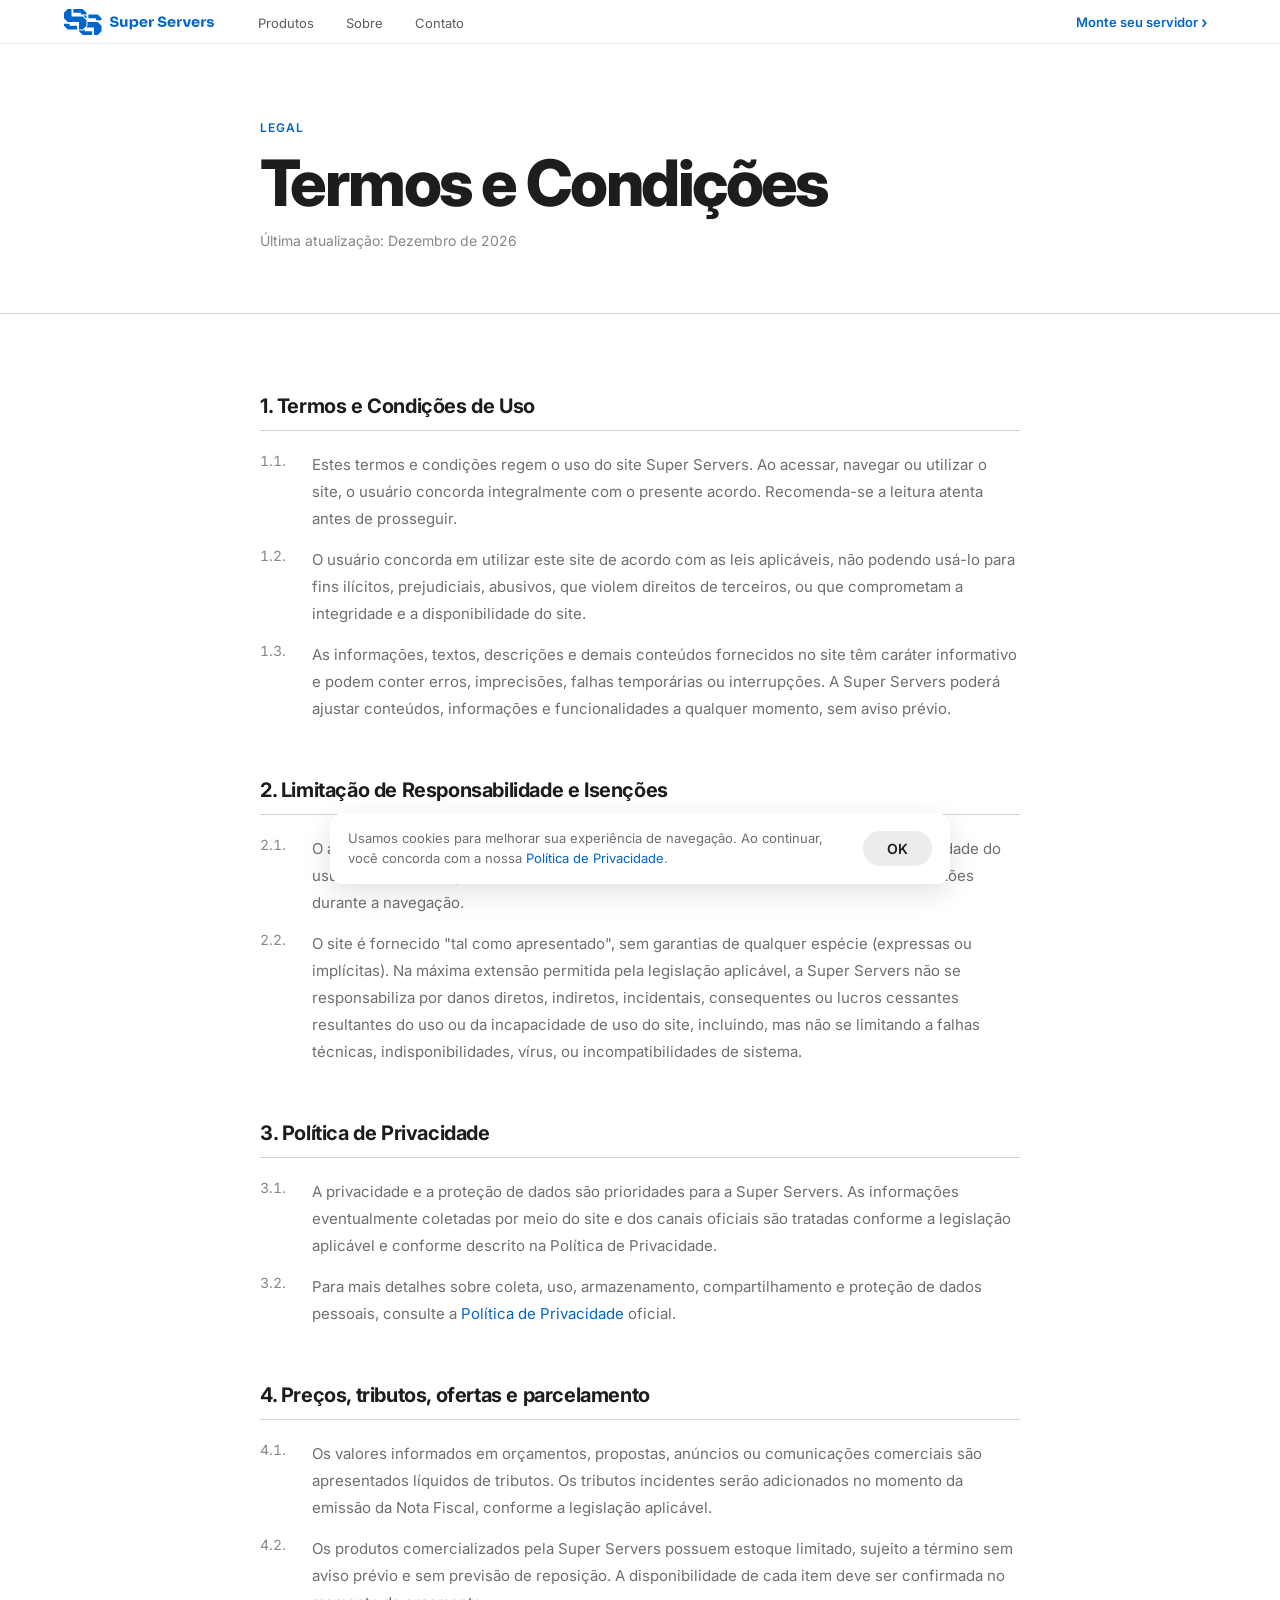
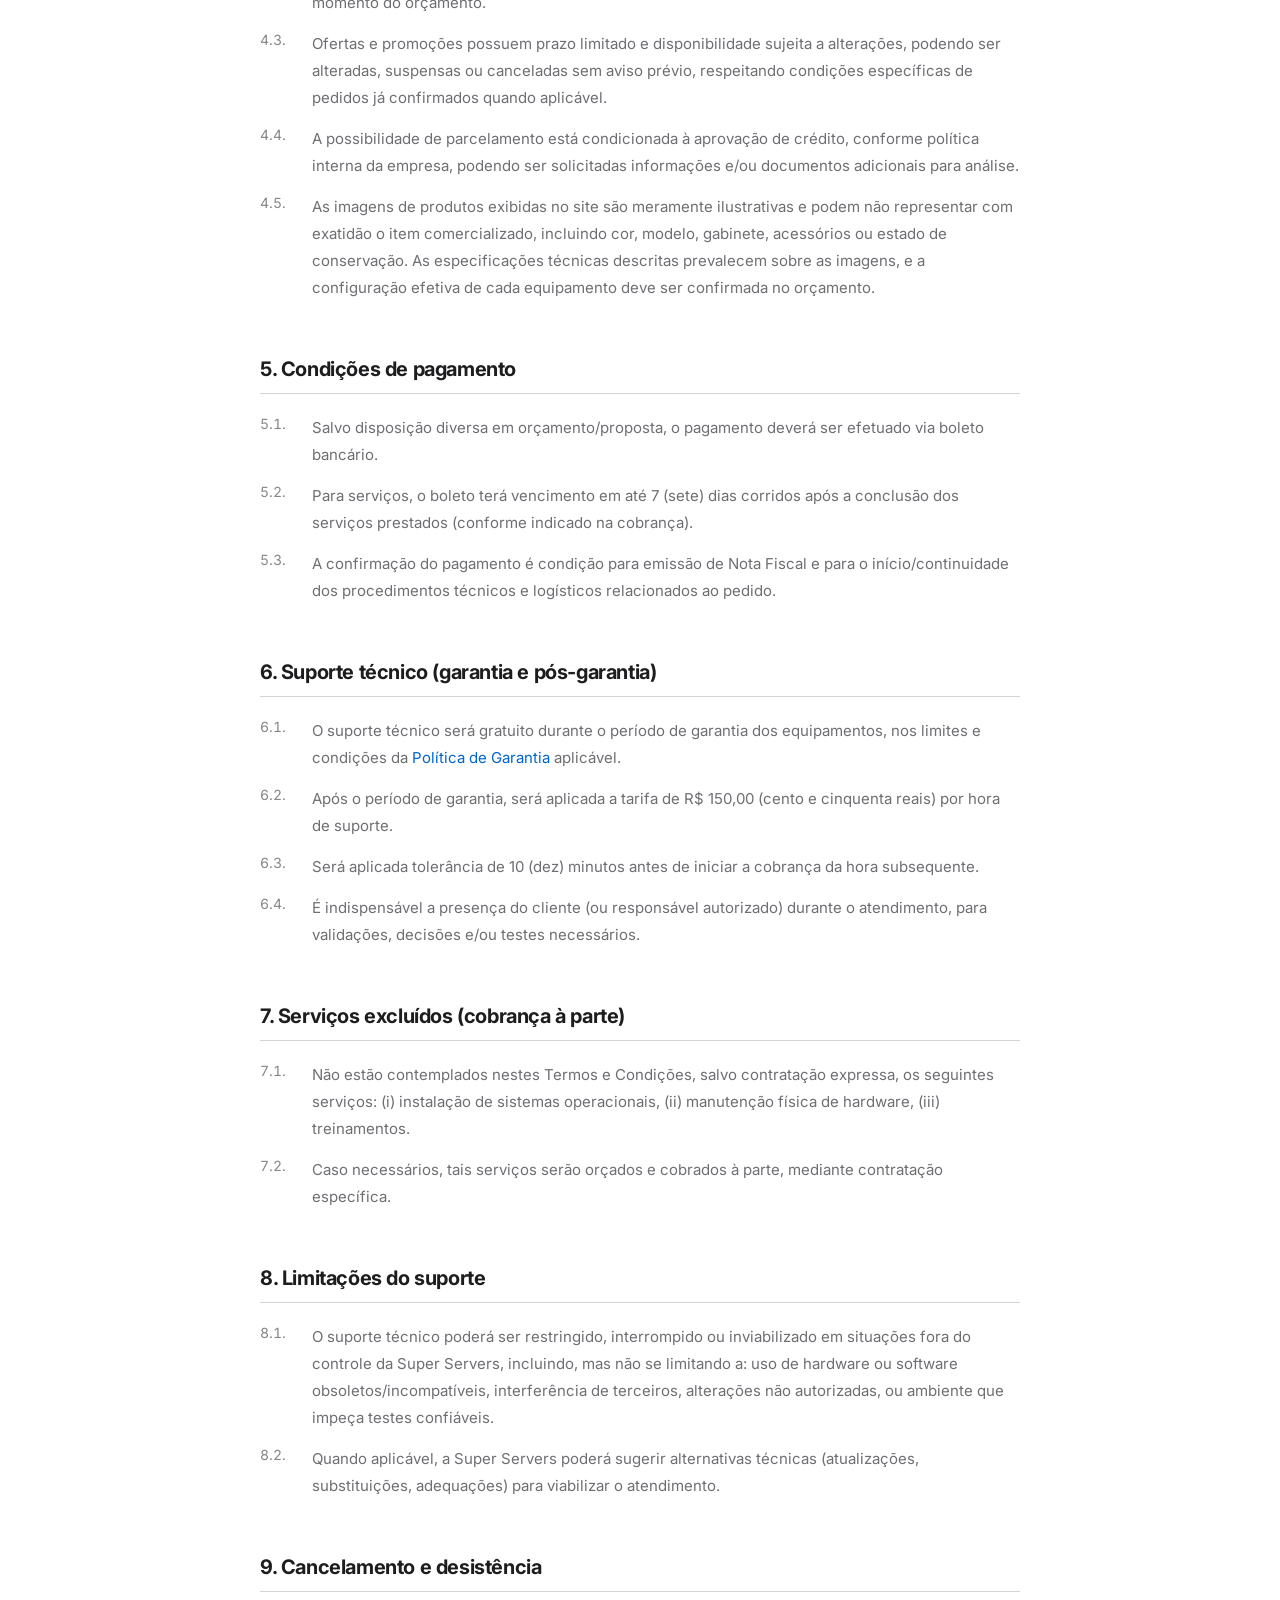
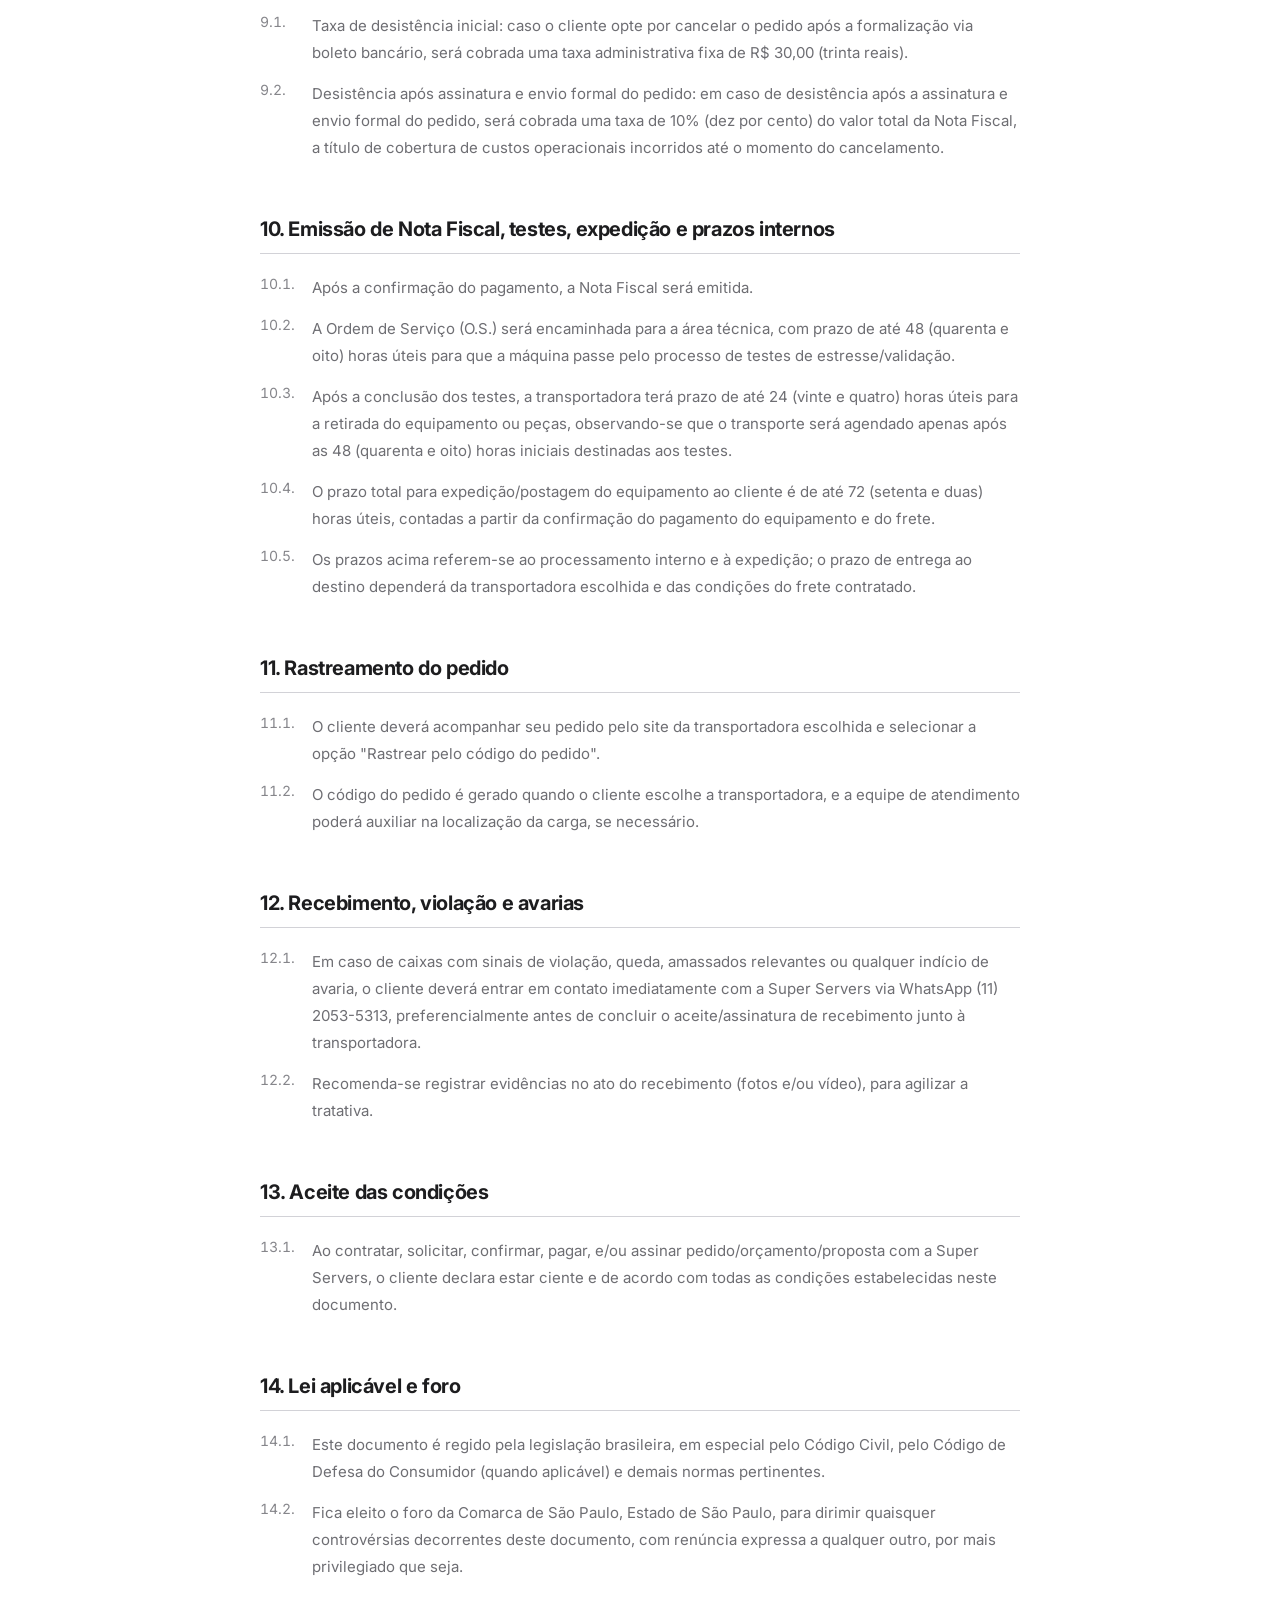
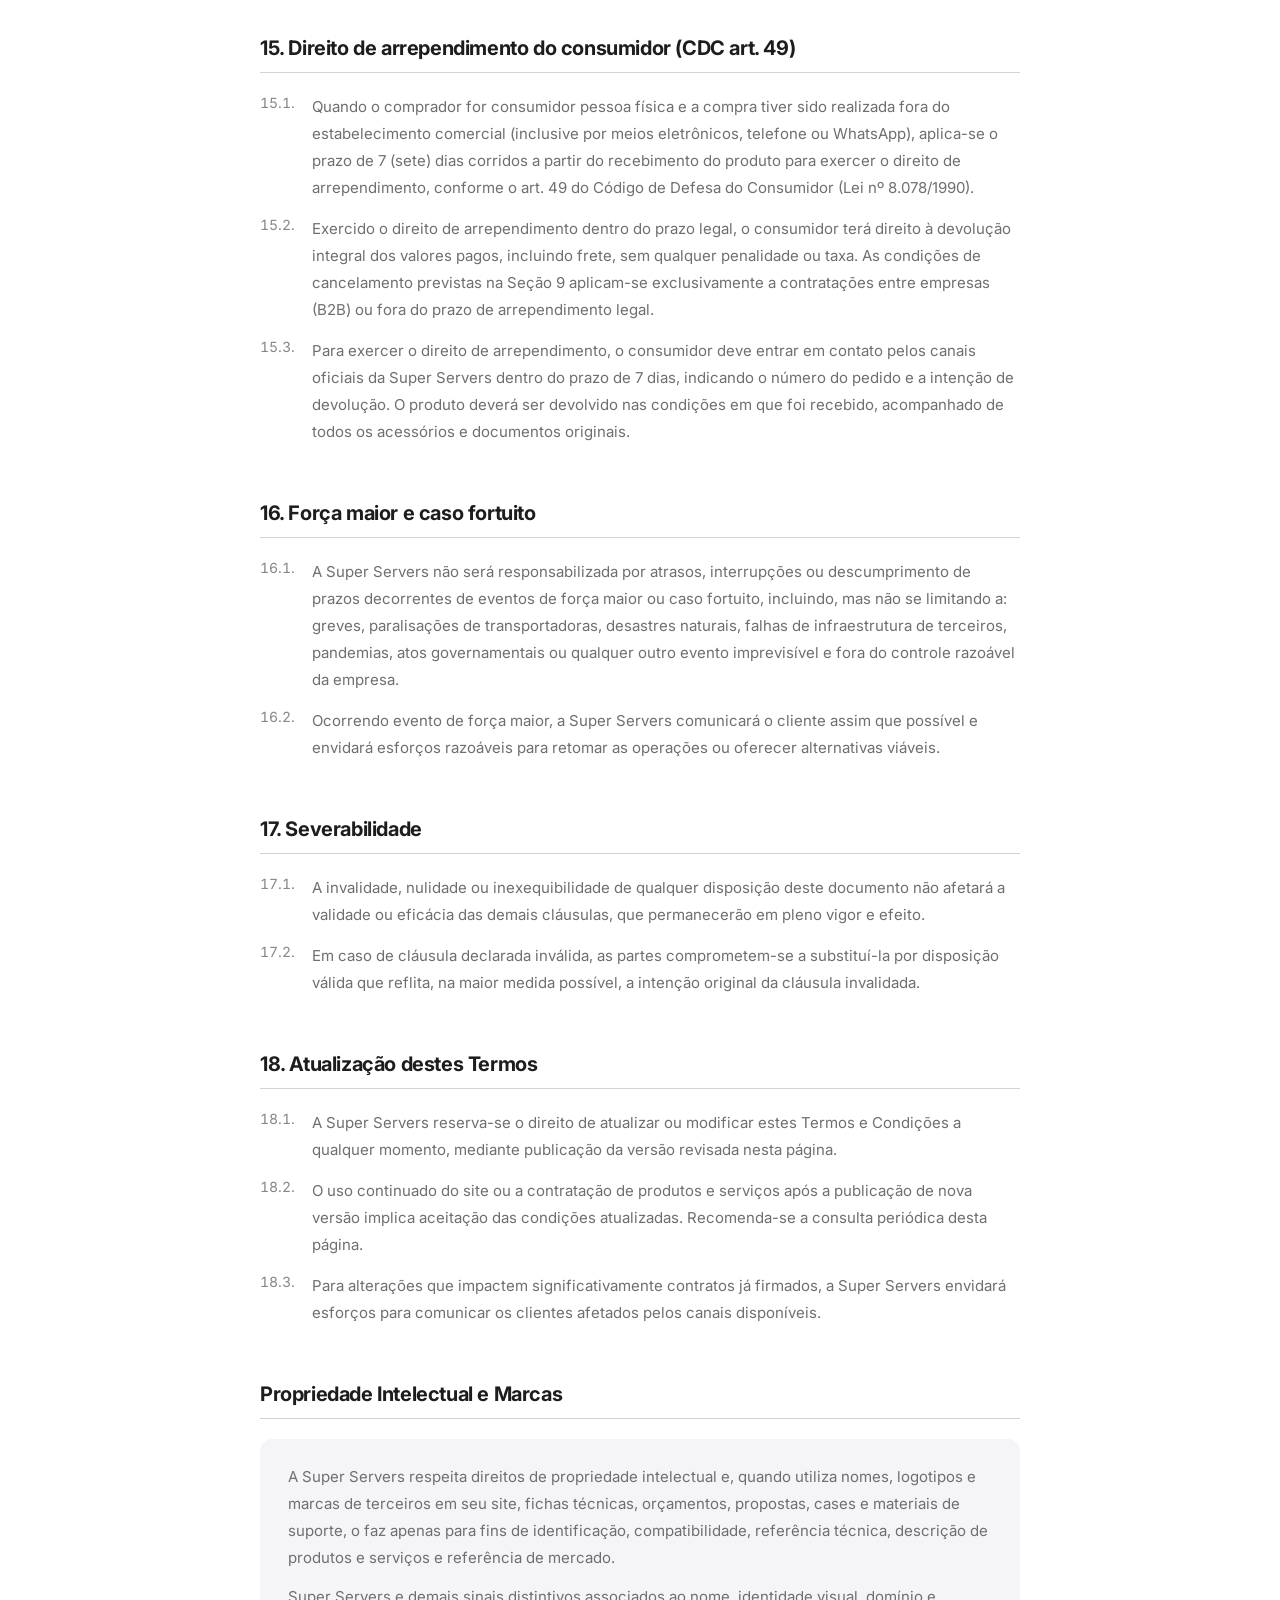
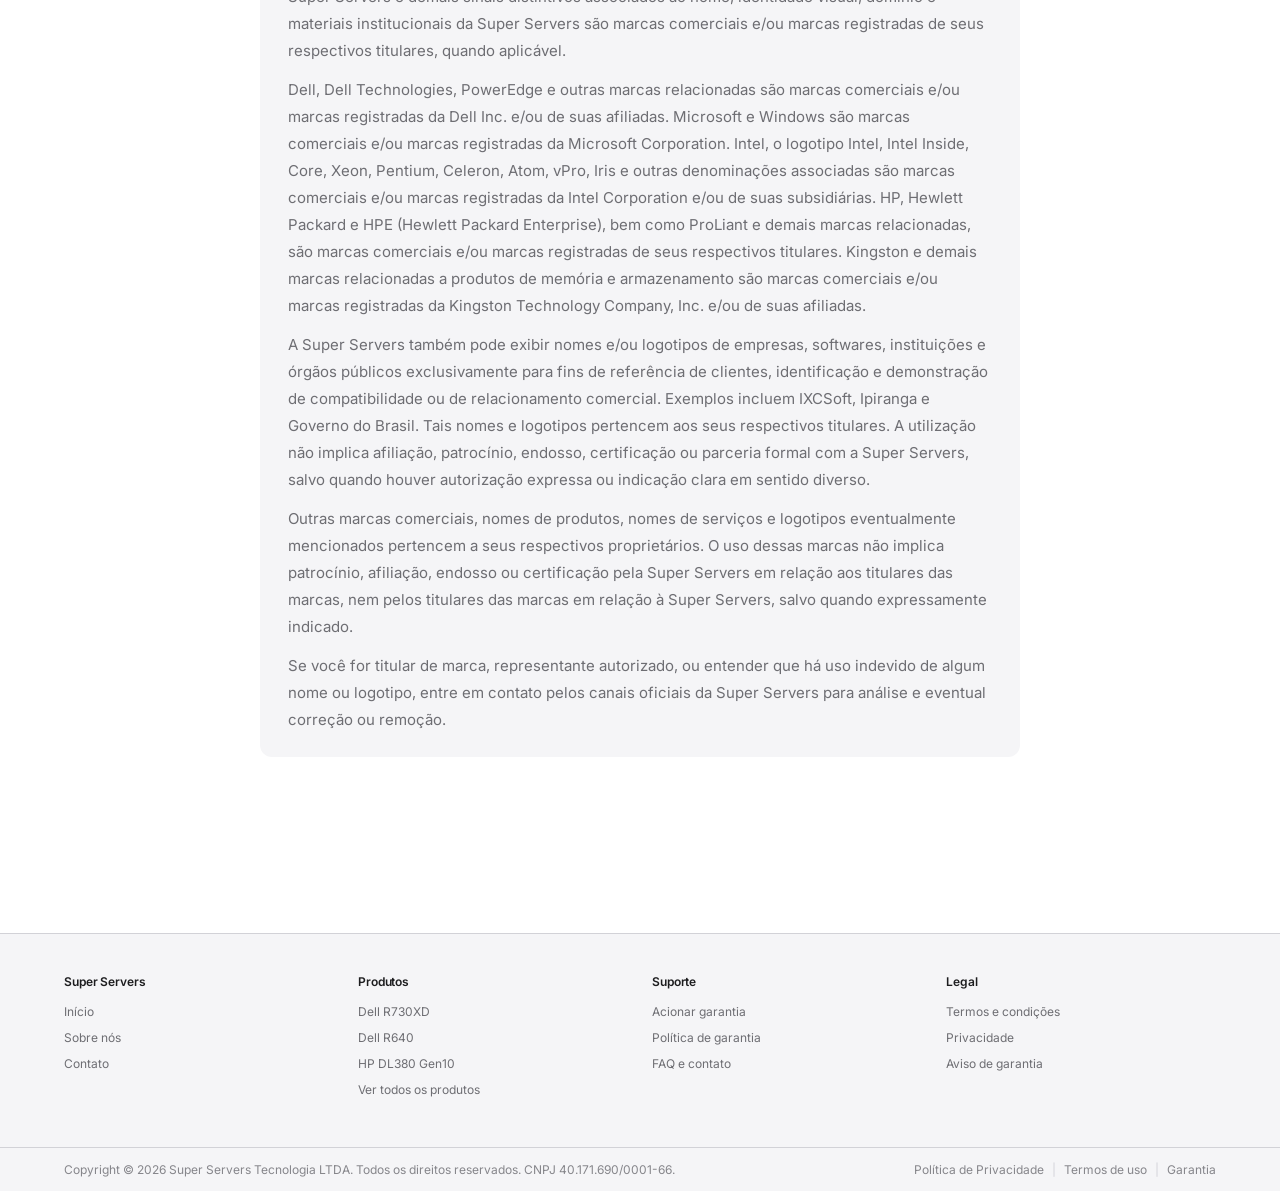
<file: termos.html>
<!DOCTYPE html>
<html lang="pt-BR">
<head>
  <meta charset="UTF-8" />
  <meta name="viewport" content="width=device-width, initial-scale=1.0" />
  <meta name="color-scheme" content="light" />
  <meta name="format-detection" content="telephone=no, address=no, email=no" />
  <title>Termos e Condições | Super Servers</title>
  <meta name="description" content="Termos e Condições de Uso do site Super Servers. Condições gerais de uso, pagamento, suporte e cancelamento." />
  <link rel="icon" type="image/svg+xml" href="/favicon.svg" />
  <link rel="icon" type="image/png" sizes="32x32" href="/favicon-32.png" />
  <link rel="apple-touch-icon" href="/apple-touch-icon.png" />
  <link rel="canonical" href="https://superservers.com.br/termos.html" />
  <meta property="og:type" content="website" />
  <meta property="og:site_name" content="Super Servers" />
  <meta property="og:locale" content="pt_BR" />
  <meta property="og:title" content="Termos e Condições | Super Servers" />
  <meta property="og:description" content="Termos e Condições de Uso do site Super Servers. Condições gerais de uso, pagamento, suporte e cancelamento." />
  <meta property="og:url" content="https://superservers.com.br/termos.html" />
  <meta property="og:image" content="https://superservers.com.br/og-image.png" />
  <meta property="og:image:width" content="1200" />
  <meta property="og:image:height" content="630" />
  <meta name="twitter:card" content="summary_large_image" />
  <meta name="twitter:title" content="Termos e Condições | Super Servers" />
  <meta name="twitter:description" content="Termos e Condições de Uso do site Super Servers. Condições gerais de uso, pagamento, suporte e cancelamento." />
  <meta name="twitter:image" content="https://superservers.com.br/og-image.png" />
  <link rel="preconnect" href="https://fonts.googleapis.com" />
  <link rel="preconnect" href="https://fonts.gstatic.com" crossorigin />
  <link href="https://fonts.googleapis.com/css2?family=Inter:wght@300;400;500;600;700;800&display=swap" rel="stylesheet" />
  <style>
    *, *::before, *::after { box-sizing: border-box; margin: 0; padding: 0; }
    :root { --blue:#0066cc; --text:#1d1d1f; --muted:#6e6e73; --micro:#86868b; --light:#f5f5f7; --border:#d2d2d7; --white:#ffffff; }
    html { scroll-behavior: smooth; color-scheme: only light; }
    body { font-family:'Inter',-apple-system,BlinkMacSystemFont,sans-serif; color:var(--text); background:var(--white); -webkit-font-smoothing:antialiased; overflow-x:hidden; }

    nav { position:fixed; top:0; left:0; right:0; z-index:300; height:44px; display:flex; align-items:center; justify-content:center; background:rgba(255,255,255,0.88); backdrop-filter:saturate(180%) blur(20px); -webkit-backdrop-filter:saturate(180%) blur(20px); border-bottom:1px solid rgba(0,0,0,0.08); }
    .nav-inner { width:100%; max-width:1200px; padding:0 24px; display:flex; align-items:center; justify-content:space-between; }
    .logo { font-size:16px; font-weight:700; color:var(--text); text-decoration:none; letter-spacing:-0.4px; }
    .logo em { color:var(--blue); font-style:normal; }
    .nav-links { display:flex; align-items:center; gap:32px; list-style:none; margin:0 auto 0 44px; }
    .nav-links a { font-size:13px; color:var(--text); text-decoration:none; opacity:0.72; transition:background 0.22s ease, color 0.22s ease, transform 0.18s ease, box-shadow 0.22s ease, opacity 0.15s; }
    .nav-links a:hover { opacity:1; }
    .nav-hamburger { display:none; flex-direction:column; justify-content:center; align-items:center; gap:5px; width:36px; height:36px; background:none; border:none; cursor:pointer; flex-shrink:0; }
    .nav-hamburger span { display:block; width:18px; height:1.5px; background:var(--text); border-radius:2px; transition:transform 0.25s ease,opacity 0.2s ease; transform-origin:center; }
    nav.nav-open .nav-hamburger span:nth-child(1) { transform:translateY(6.5px) rotate(45deg); }
    nav.nav-open .nav-hamburger span:nth-child(2) { opacity:0; }
    nav.nav-open .nav-hamburger span:nth-child(3) { transform:translateY(-6.5px) rotate(-45deg); }

    .page-hero { background:var(--white); padding:120px 24px 64px; border-bottom:1px solid var(--border); }
    .wrap { max-width:760px; margin:0 auto; }
    .eyebrow { font-size:12px; font-weight:600; letter-spacing:0.08em; text-transform:uppercase; color:var(--blue); margin-bottom:14px; }
    .page-hero h1 { font-size:clamp(40px,5.5vw,64px); font-weight:800; line-height:1.05; letter-spacing:-0.04em; color:var(--text); margin-bottom:16px; }
    .page-hero .meta { font-size:14px; color:var(--micro); }

    .legal-body { padding:80px 24px 120px; }
    .legal-wrap { max-width:760px; margin:0 auto; }
    .legal-section { margin-bottom:56px; }
    .legal-section h2 { font-size:20px; font-weight:700; letter-spacing:-0.02em; color:var(--text); margin-bottom:20px; padding-bottom:12px; border-bottom:1px solid var(--border); }
    .legal-clause { margin-bottom:14px; display:flex; gap:16px; }
    .legal-clause .num { font-size:14px; color:var(--micro); font-variant-numeric:tabular-nums; white-space:nowrap; padding-top:1px; min-width:36px; }
    .legal-clause p { font-size:15px; color:var(--muted); line-height:1.8; }
    .legal-note { background:var(--light); border-radius:12px; padding:24px 28px; margin-bottom:14px; }
    .legal-note p { font-size:15px; color:var(--muted); line-height:1.8; }
    .legal-note p + p { margin-top:12px; }

    footer { background:var(--light); border-top:1px solid var(--border); }
    .footer-wrap { max-width:1200px; margin:0 auto; padding:0 24px; }
    .footer-links-grid { display:grid; grid-template-columns:repeat(4,1fr); gap:24px; padding-top:40px; padding-bottom:40px; }
    .footer-col h5 { font-size:12px; font-weight:600; color:var(--text); margin-bottom:14px; letter-spacing:-0.01em; }
    .footer-col a { display:block; font-size:12px; color:var(--muted); text-decoration:none; margin-bottom:8px; line-height:1.5; transition:color 0.15s; }
    .footer-col a:hover { color:var(--text); }
    .footer-bottom { border-top:1px solid var(--border); padding:14px 0; }
    .footer-bottom-inner { max-width:1200px; margin:0 auto; padding:0 24px; display:flex; flex-direction:row; align-items:center; justify-content:space-between; gap:16px; }
    .footer-bottom-row { display:flex; justify-content:space-between; align-items:center; }
    .footer-bottom p { font-size:12px; color:var(--micro); }
    .footer-legal-links { display:flex; align-items:center; }
    .footer-legal-links a { font-size:12px; color:var(--micro); text-decoration:none; transition:color 0.15s; }
    .footer-legal-links a:hover { color:var(--text); }
    .footer-legal-links span { font-size:12px; color:var(--border); padding:0 8px; }

    @media (max-width:720px) {
      nav .nav-links { display:none; } .nav-hamburger { display:flex; }
      nav.nav-open .nav-links { display:flex; flex-direction:column; margin:0; position:absolute; top:44px; left:0; right:0; background:rgba(255,255,255,0.97); backdrop-filter:saturate(180%) blur(20px); -webkit-backdrop-filter:saturate(180%) blur(20px); border-bottom:1px solid var(--border); box-shadow:0 8px 24px rgba(0,0,0,0.08); padding:0 0 16px; gap:0; list-style:none; animation:navIn 0.22s ease forwards; }
      @keyframes navIn { from { opacity:0; transform:translateY(-8px); } to { opacity:1; transform:translateY(0); } }
      nav.nav-open .nav-links li { border-top:1px solid rgba(0,0,0,0.08); }
      nav.nav-open .nav-links a { display:block; padding:14px 24px; font-size:16px; font-weight:500; opacity:1; color:var(--text); }
      .footer-links-grid { grid-template-columns:1fr 1fr; gap:32px; }
    }
    @media (max-width:600px) { .footer-bottom-inner { flex-direction:column; align-items:flex-start; gap:10px; } }
    @media (max-width:480px) { .footer-links-grid { grid-template-columns:1fr; } }
  
    /* Entrada do topo, mesmo padrão da home (fade + subida por bloco) */
    .page-hero .wrap > * { animation: hvFade 1s cubic-bezier(.25,.8,.25,1) both; }
    .page-hero .wrap > :nth-child(2) { animation-delay: .15s; }
    .page-hero .wrap > :nth-child(3) { animation-delay: .3s; }
    @keyframes hvFade { from { opacity: 0; transform: translateY(24px); } to { opacity: 1; transform: none; } }
    @media (prefers-reduced-motion: reduce) { .page-hero .wrap > * { animation: none; } }

    /* Link do quiz no topo (texto azul com ›, sem pílula) */
    .nav-quiz { margin-left: auto; margin-right: 8px; background: none; color: var(--blue); border: 0; padding: 0; font: 600 13px 'Inter', sans-serif; cursor: pointer; text-decoration: none; white-space: nowrap; display: inline-flex; align-items: center; gap: 3px; transition: color .15s, gap .15s, opacity .25s, transform .25s; }
    .nav-quiz::after { content: '›'; font-size: 16px; }
    .nav-quiz:hover { color: #0a2e5c; gap: 6px; }
    .nav-quiz.hide { opacity: 0; transform: translateY(-4px); pointer-events: none; }
    @media (max-width: 960px) { .nav-quiz { display: none; } }
  </style>
</head>
<body>

  <nav>
    <div class="nav-inner">
      <a href="index.html" class="logo" aria-label="Super Servers"><img src="logo.svg" alt="Super Servers" style="height: 26px; width: auto; display: block;"></a>
      <ul class="nav-links">
        <li><a href="produtos.html">Produtos</a></li>
        <li><a href="sobre.html">Sobre</a></li>
        <li><a href="contato.html">Contato</a></li>
      </ul>
      <a href="index.html#quiz" class="nav-quiz">Monte seu servidor</a>
      <button class="nav-hamburger" id="navHamburger" aria-label="Menu" aria-expanded="false">
        <span></span><span></span><span></span>
      </button>
    </div>
  </nav>

  <div class="page-hero">
    <div class="wrap">
      <p class="eyebrow">Legal</p>
      <h1>Termos e Condições</h1>
      <p class="meta" id="legal-date">Versão vigente: 2026</p>
    </div>
  </div>
  <script>
    (function(){
      var m=['Janeiro','Fevereiro','Março','Abril','Maio','Junho','Julho','Agosto','Setembro','Outubro','Novembro','Dezembro'];
      var d=new Date();
      document.getElementById('legal-date').textContent='Última atualização: '+m[d.getMonth()]+' de '+d.getFullYear();
    })();
  </script>

  <div class="legal-body">
    <div class="legal-wrap">

      <div class="legal-section">
        <h2>1. Termos e Condições de Uso</h2>
        <div class="legal-clause"><span class="num">1.1.</span><p>Estes termos e condições regem o uso do site Super Servers. Ao acessar, navegar ou utilizar o site, o usuário concorda integralmente com o presente acordo. Recomenda-se a leitura atenta antes de prosseguir.</p></div>
        <div class="legal-clause"><span class="num">1.2.</span><p>O usuário concorda em utilizar este site de acordo com as leis aplicáveis, não podendo usá-lo para fins ilícitos, prejudiciais, abusivos, que violem direitos de terceiros, ou que comprometam a integridade e a disponibilidade do site.</p></div>
        <div class="legal-clause"><span class="num">1.3.</span><p>As informações, textos, descrições e demais conteúdos fornecidos no site têm caráter informativo e podem conter erros, imprecisões, falhas temporárias ou interrupções. A Super Servers poderá ajustar conteúdos, informações e funcionalidades a qualquer momento, sem aviso prévio.</p></div>
      </div>

      <div class="legal-section">
        <h2>2. Limitação de Responsabilidade e Isenções</h2>
        <div class="legal-clause"><span class="num">2.1.</span><p>O acesso e uso dos conteúdos são de inteira responsabilidade do usuário. É responsabilidade do usuário manter a segurança de seus próprios dispositivos, contas, senhas, redes e conexões durante a navegação.</p></div>
        <div class="legal-clause"><span class="num">2.2.</span><p>O site é fornecido "tal como apresentado", sem garantias de qualquer espécie (expressas ou implícitas). Na máxima extensão permitida pela legislação aplicável, a Super Servers não se responsabiliza por danos diretos, indiretos, incidentais, consequentes ou lucros cessantes resultantes do uso ou da incapacidade de uso do site, incluindo, mas não se limitando a falhas técnicas, indisponibilidades, vírus, ou incompatibilidades de sistema.</p></div>
      </div>

      <div class="legal-section">
        <h2>3. Política de Privacidade</h2>
        <div class="legal-clause"><span class="num">3.1.</span><p>A privacidade e a proteção de dados são prioridades para a Super Servers. As informações eventualmente coletadas por meio do site e dos canais oficiais são tratadas conforme a legislação aplicável e conforme descrito na Política de Privacidade.</p></div>
        <div class="legal-clause"><span class="num">3.2.</span><p>Para mais detalhes sobre coleta, uso, armazenamento, compartilhamento e proteção de dados pessoais, consulte a <a href="privacidade.html" style="color:var(--blue);text-decoration:none;">Política de Privacidade</a> oficial.</p></div>
      </div>

      <div class="legal-section">
        <h2>4. Preços, tributos, ofertas e parcelamento</h2>
        <div class="legal-clause"><span class="num">4.1.</span><p>Os valores informados em orçamentos, propostas, anúncios ou comunicações comerciais são apresentados líquidos de tributos. Os tributos incidentes serão adicionados no momento da emissão da Nota Fiscal, conforme a legislação aplicável.</p></div>
        <div class="legal-clause"><span class="num">4.2.</span><p>Os produtos comercializados pela Super Servers possuem estoque limitado, sujeito a término sem aviso prévio e sem previsão de reposição. A disponibilidade de cada item deve ser confirmada no momento do orçamento.</p></div>
        <div class="legal-clause"><span class="num">4.3.</span><p>Ofertas e promoções possuem prazo limitado e disponibilidade sujeita a alterações, podendo ser alteradas, suspensas ou canceladas sem aviso prévio, respeitando condições específicas de pedidos já confirmados quando aplicável.</p></div>
        <div class="legal-clause"><span class="num">4.4.</span><p>A possibilidade de parcelamento está condicionada à aprovação de crédito, conforme política interna da empresa, podendo ser solicitadas informações e/ou documentos adicionais para análise.</p></div>
        <div class="legal-clause"><span class="num">4.5.</span><p>As imagens de produtos exibidas no site são meramente ilustrativas e podem não representar com exatidão o item comercializado, incluindo cor, modelo, gabinete, acessórios ou estado de conservação. As especificações técnicas descritas prevalecem sobre as imagens, e a configuração efetiva de cada equipamento deve ser confirmada no orçamento.</p></div>
      </div>

      <div class="legal-section">
        <h2>5. Condições de pagamento</h2>
        <div class="legal-clause"><span class="num">5.1.</span><p>Salvo disposição diversa em orçamento/proposta, o pagamento deverá ser efetuado via boleto bancário.</p></div>
        <div class="legal-clause"><span class="num">5.2.</span><p>Para serviços, o boleto terá vencimento em até 7 (sete) dias corridos após a conclusão dos serviços prestados (conforme indicado na cobrança).</p></div>
        <div class="legal-clause"><span class="num">5.3.</span><p>A confirmação do pagamento é condição para emissão de Nota Fiscal e para o início/continuidade dos procedimentos técnicos e logísticos relacionados ao pedido.</p></div>
      </div>

      <div class="legal-section">
        <h2>6. Suporte técnico (garantia e pós-garantia)</h2>
        <div class="legal-clause"><span class="num">6.1.</span><p>O suporte técnico será gratuito durante o período de garantia dos equipamentos, nos limites e condições da <a href="garantia.html" style="color:var(--blue);text-decoration:none;">Política de Garantia</a> aplicável.</p></div>
        <div class="legal-clause"><span class="num">6.2.</span><p>Após o período de garantia, será aplicada a tarifa de R$ 150,00 (cento e cinquenta reais) por hora de suporte.</p></div>
        <div class="legal-clause"><span class="num">6.3.</span><p>Será aplicada tolerância de 10 (dez) minutos antes de iniciar a cobrança da hora subsequente.</p></div>
        <div class="legal-clause"><span class="num">6.4.</span><p>É indispensável a presença do cliente (ou responsável autorizado) durante o atendimento, para validações, decisões e/ou testes necessários.</p></div>
      </div>

      <div class="legal-section">
        <h2>7. Serviços excluídos (cobrança à parte)</h2>
        <div class="legal-clause"><span class="num">7.1.</span><p>Não estão contemplados nestes Termos e Condições, salvo contratação expressa, os seguintes serviços: (i) instalação de sistemas operacionais, (ii) manutenção física de hardware, (iii) treinamentos.</p></div>
        <div class="legal-clause"><span class="num">7.2.</span><p>Caso necessários, tais serviços serão orçados e cobrados à parte, mediante contratação específica.</p></div>
      </div>

      <div class="legal-section">
        <h2>8. Limitações do suporte</h2>
        <div class="legal-clause"><span class="num">8.1.</span><p>O suporte técnico poderá ser restringido, interrompido ou inviabilizado em situações fora do controle da Super Servers, incluindo, mas não se limitando a: uso de hardware ou software obsoletos/incompatíveis, interferência de terceiros, alterações não autorizadas, ou ambiente que impeça testes confiáveis.</p></div>
        <div class="legal-clause"><span class="num">8.2.</span><p>Quando aplicável, a Super Servers poderá sugerir alternativas técnicas (atualizações, substituições, adequações) para viabilizar o atendimento.</p></div>
      </div>

      <div class="legal-section">
        <h2>9. Cancelamento e desistência</h2>
        <div class="legal-clause"><span class="num">9.1.</span><p>Taxa de desistência inicial: caso o cliente opte por cancelar o pedido após a formalização via boleto bancário, será cobrada uma taxa administrativa fixa de R$ 30,00 (trinta reais).</p></div>
        <div class="legal-clause"><span class="num">9.2.</span><p>Desistência após assinatura e envio formal do pedido: em caso de desistência após a assinatura e envio formal do pedido, será cobrada uma taxa de 10% (dez por cento) do valor total da Nota Fiscal, a título de cobertura de custos operacionais incorridos até o momento do cancelamento.</p></div>
      </div>

      <div class="legal-section">
        <h2>10. Emissão de Nota Fiscal, testes, expedição e prazos internos</h2>
        <div class="legal-clause"><span class="num">10.1.</span><p>Após a confirmação do pagamento, a Nota Fiscal será emitida.</p></div>
        <div class="legal-clause"><span class="num">10.2.</span><p>A Ordem de Serviço (O.S.) será encaminhada para a área técnica, com prazo de até 48 (quarenta e oito) horas úteis para que a máquina passe pelo processo de testes de estresse/validação.</p></div>
        <div class="legal-clause"><span class="num">10.3.</span><p>Após a conclusão dos testes, a transportadora terá prazo de até 24 (vinte e quatro) horas úteis para a retirada do equipamento ou peças, observando-se que o transporte será agendado apenas após as 48 (quarenta e oito) horas iniciais destinadas aos testes.</p></div>
        <div class="legal-clause"><span class="num">10.4.</span><p>O prazo total para expedição/postagem do equipamento ao cliente é de até 72 (setenta e duas) horas úteis, contadas a partir da confirmação do pagamento do equipamento e do frete.</p></div>
        <div class="legal-clause"><span class="num">10.5.</span><p>Os prazos acima referem-se ao processamento interno e à expedição; o prazo de entrega ao destino dependerá da transportadora escolhida e das condições do frete contratado.</p></div>
      </div>

      <div class="legal-section">
        <h2>11. Rastreamento do pedido</h2>
        <div class="legal-clause"><span class="num">11.1.</span><p>O cliente deverá acompanhar seu pedido pelo site da transportadora escolhida e selecionar a opção "Rastrear pelo código do pedido".</p></div>
        <div class="legal-clause"><span class="num">11.2.</span><p>O código do pedido é gerado quando o cliente escolhe a transportadora, e a equipe de atendimento poderá auxiliar na localização da carga, se necessário.</p></div>
      </div>

      <div class="legal-section">
        <h2>12. Recebimento, violação e avarias</h2>
        <div class="legal-clause"><span class="num">12.1.</span><p>Em caso de caixas com sinais de violação, queda, amassados relevantes ou qualquer indício de avaria, o cliente deverá entrar em contato imediatamente com a Super Servers via WhatsApp (11) 2053-5313, preferencialmente antes de concluir o aceite/assinatura de recebimento junto à transportadora.</p></div>
        <div class="legal-clause"><span class="num">12.2.</span><p>Recomenda-se registrar evidências no ato do recebimento (fotos e/ou vídeo), para agilizar a tratativa.</p></div>
      </div>

      <div class="legal-section">
        <h2>13. Aceite das condições</h2>
        <div class="legal-clause"><span class="num">13.1.</span><p>Ao contratar, solicitar, confirmar, pagar, e/ou assinar pedido/orçamento/proposta com a Super Servers, o cliente declara estar ciente e de acordo com todas as condições estabelecidas neste documento.</p></div>
      </div>

      <div class="legal-section">
        <h2>14. Lei aplicável e foro</h2>
        <div class="legal-clause"><span class="num">14.1.</span><p>Este documento é regido pela legislação brasileira, em especial pelo Código Civil, pelo Código de Defesa do Consumidor (quando aplicável) e demais normas pertinentes.</p></div>
        <div class="legal-clause"><span class="num">14.2.</span><p>Fica eleito o foro da Comarca de São Paulo, Estado de São Paulo, para dirimir quaisquer controvérsias decorrentes deste documento, com renúncia expressa a qualquer outro, por mais privilegiado que seja.</p></div>
      </div>

      <div class="legal-section">
        <h2>15. Direito de arrependimento do consumidor (CDC art. 49)</h2>
        <div class="legal-clause"><span class="num">15.1.</span><p>Quando o comprador for consumidor pessoa física e a compra tiver sido realizada fora do estabelecimento comercial (inclusive por meios eletrônicos, telefone ou WhatsApp), aplica-se o prazo de 7 (sete) dias corridos a partir do recebimento do produto para exercer o direito de arrependimento, conforme o art. 49 do Código de Defesa do Consumidor (Lei nº 8.078/1990).</p></div>
        <div class="legal-clause"><span class="num">15.2.</span><p>Exercido o direito de arrependimento dentro do prazo legal, o consumidor terá direito à devolução integral dos valores pagos, incluindo frete, sem qualquer penalidade ou taxa. As condições de cancelamento previstas na Seção 9 aplicam-se exclusivamente a contratações entre empresas (B2B) ou fora do prazo de arrependimento legal.</p></div>
        <div class="legal-clause"><span class="num">15.3.</span><p>Para exercer o direito de arrependimento, o consumidor deve entrar em contato pelos canais oficiais da Super Servers dentro do prazo de 7 dias, indicando o número do pedido e a intenção de devolução. O produto deverá ser devolvido nas condições em que foi recebido, acompanhado de todos os acessórios e documentos originais.</p></div>
      </div>

      <div class="legal-section">
        <h2>16. Força maior e caso fortuito</h2>
        <div class="legal-clause"><span class="num">16.1.</span><p>A Super Servers não será responsabilizada por atrasos, interrupções ou descumprimento de prazos decorrentes de eventos de força maior ou caso fortuito, incluindo, mas não se limitando a: greves, paralisações de transportadoras, desastres naturais, falhas de infraestrutura de terceiros, pandemias, atos governamentais ou qualquer outro evento imprevisível e fora do controle razoável da empresa.</p></div>
        <div class="legal-clause"><span class="num">16.2.</span><p>Ocorrendo evento de força maior, a Super Servers comunicará o cliente assim que possível e envidará esforços razoáveis para retomar as operações ou oferecer alternativas viáveis.</p></div>
      </div>

      <div class="legal-section">
        <h2>17. Severabilidade</h2>
        <div class="legal-clause"><span class="num">17.1.</span><p>A invalidade, nulidade ou inexequibilidade de qualquer disposição deste documento não afetará a validade ou eficácia das demais cláusulas, que permanecerão em pleno vigor e efeito.</p></div>
        <div class="legal-clause"><span class="num">17.2.</span><p>Em caso de cláusula declarada inválida, as partes comprometem-se a substituí-la por disposição válida que reflita, na maior medida possível, a intenção original da cláusula invalidada.</p></div>
      </div>

      <div class="legal-section">
        <h2>18. Atualização destes Termos</h2>
        <div class="legal-clause"><span class="num">18.1.</span><p>A Super Servers reserva-se o direito de atualizar ou modificar estes Termos e Condições a qualquer momento, mediante publicação da versão revisada nesta página.</p></div>
        <div class="legal-clause"><span class="num">18.2.</span><p>O uso continuado do site ou a contratação de produtos e serviços após a publicação de nova versão implica aceitação das condições atualizadas. Recomenda-se a consulta periódica desta página.</p></div>
        <div class="legal-clause"><span class="num">18.3.</span><p>Para alterações que impactem significativamente contratos já firmados, a Super Servers envidará esforços para comunicar os clientes afetados pelos canais disponíveis.</p></div>
      </div>

      <div class="legal-section">
        <h2>Propriedade Intelectual e Marcas</h2>
        <div class="legal-note">
          <p>A Super Servers respeita direitos de propriedade intelectual e, quando utiliza nomes, logotipos e marcas de terceiros em seu site, fichas técnicas, orçamentos, propostas, cases e materiais de suporte, o faz apenas para fins de identificação, compatibilidade, referência técnica, descrição de produtos e serviços e referência de mercado.</p>
          <p>Super Servers e demais sinais distintivos associados ao nome, identidade visual, domínio e materiais institucionais da Super Servers são marcas comerciais e/ou marcas registradas de seus respectivos titulares, quando aplicável.</p>
          <p>Dell, Dell Technologies, PowerEdge e outras marcas relacionadas são marcas comerciais e/ou marcas registradas da Dell Inc. e/ou de suas afiliadas. Microsoft e Windows são marcas comerciais e/ou marcas registradas da Microsoft Corporation. Intel, o logotipo Intel, Intel Inside, Core, Xeon, Pentium, Celeron, Atom, vPro, Iris e outras denominações associadas são marcas comerciais e/ou marcas registradas da Intel Corporation e/ou de suas subsidiárias. HP, Hewlett Packard e HPE (Hewlett Packard Enterprise), bem como ProLiant e demais marcas relacionadas, são marcas comerciais e/ou marcas registradas de seus respectivos titulares. Kingston e demais marcas relacionadas a produtos de memória e armazenamento são marcas comerciais e/ou marcas registradas da Kingston Technology Company, Inc. e/ou de suas afiliadas.</p>
          <p>A Super Servers também pode exibir nomes e/ou logotipos de empresas, softwares, instituições e órgãos públicos exclusivamente para fins de referência de clientes, identificação e demonstração de compatibilidade ou de relacionamento comercial. Exemplos incluem IXCSoft, Ipiranga e Governo do Brasil. Tais nomes e logotipos pertencem aos seus respectivos titulares. A utilização não implica afiliação, patrocínio, endosso, certificação ou parceria formal com a Super Servers, salvo quando houver autorização expressa ou indicação clara em sentido diverso.</p>
          <p>Outras marcas comerciais, nomes de produtos, nomes de serviços e logotipos eventualmente mencionados pertencem a seus respectivos proprietários. O uso dessas marcas não implica patrocínio, afiliação, endosso ou certificação pela Super Servers em relação aos titulares das marcas, nem pelos titulares das marcas em relação à Super Servers, salvo quando expressamente indicado.</p>
          <p>Se você for titular de marca, representante autorizado, ou entender que há uso indevido de algum nome ou logotipo, entre em contato pelos canais oficiais da Super Servers para análise e eventual correção ou remoção.</p>
        </div>
      </div>

    </div>
  </div>

  <footer>
    <div class="footer-wrap footer-links-grid">
      <div class="footer-col">
        <h5>Super Servers</h5>
        <a href="index.html">Início</a>
        <a href="sobre.html">Sobre nós</a>
        <a href="contato.html">Contato</a>
      </div>
      <div class="footer-col">
        <h5>Produtos</h5>
        <a href="produtos.html#dell">Dell R730XD</a>
        <a href="produtos.html#dell">Dell R640</a>
        <a href="produtos.html#hp">HP DL380 Gen10</a>
        <a href="produtos.html">Ver todos os produtos</a>
      </div>
      <div class="footer-col">
        <h5>Suporte</h5>
        <a href="acionar-garantia.html">Acionar garantia</a>
        <a href="garantia.html">Política de garantia</a>
        <a href="contato.html">FAQ e contato</a>
      </div>
      <div class="footer-col">
        <h5>Legal</h5>
        <a href="termos.html">Termos e condições</a>
        <a href="privacidade.html">Privacidade</a>
        <a href="garantia.html">Aviso de garantia</a>
      </div>
    </div>
    <div class="footer-bottom">
      <div class="footer-bottom-inner">
        <div class="footer-bottom-row">
          <p>Copyright © 2026 Super Servers Tecnologia LTDA. Todos os direitos reservados. CNPJ 40.171.690/0001-66.</p>
        </div>
        <div class="footer-legal-links">
          <a href="privacidade.html">Política de Privacidade</a>
          <span>|</span>
          <a href="termos.html">Termos de uso</a>
          <span>|</span>
          <a href="garantia.html">Garantia</a>
        </div>
      </div>
    </div>
  </footer>

<script>
(function(){
  var btn = document.getElementById('navHamburger');
  var nav = document.querySelector('nav');
  if(!btn) return;
  btn.addEventListener('click', function(){
    var isOpen = nav.classList.toggle('nav-open');
    btn.setAttribute('aria-expanded', isOpen);
    document.body.style.overflow = isOpen ? 'hidden' : '';
  });
  document.querySelectorAll('.nav-links a').forEach(function(a){
    a.addEventListener('click', function(){
      nav.classList.remove('nav-open');
      btn.setAttribute('aria-expanded', 'false');
      document.body.style.overflow = '';
    });
  });
})();
</script>

  <!-- COOKIE CONSENT (LGPD) -->
  <div id="cookieConsent" class="cookie-consent" aria-label="Aviso de cookies">
    <p>Usamos cookies para melhorar sua experiência de navegação. Ao continuar, você concorda com a nossa <a href="privacidade.html">Política de Privacidade</a>.</p>
    <button type="button" id="cookieOk">OK</button>
  </div>
  <style>
    .cookie-consent { position: fixed; bottom: 16px; left: 16px; right: 16px; max-width: 620px; margin: 0 auto; z-index: 998; background: #fff; color: #1d1d1f; border-radius: 14px; padding: 16px 18px; box-shadow: 0 8px 28px rgba(0,0,0,0.12); display: none; align-items: center; gap: 16px; font-family: 'Inter', -apple-system, sans-serif; }
    .cookie-consent.show { display: flex; }
    .cookie-consent p { font-size: 13px; line-height: 1.5; color: #6e6e73; margin: 0; }
    .cookie-consent a { color: #0066cc; text-decoration: none; }
    .cookie-consent a:hover { text-decoration: underline; }
    .cookie-consent button { flex-shrink: 0; background: #ececec; color: #1d1d1f; border: none; border-radius: 980px; padding: 9px 24px; font-size: 14px; font-weight: 600; cursor: pointer; font-family: inherit; transition: background 0.18s ease, color 0.18s ease; }
    .cookie-consent button:hover { background: #e0e0e0; color: #1d1d1f; }
    @media (max-width: 520px) { .cookie-consent { flex-direction: column; align-items: stretch; text-align: left; } .cookie-consent button { width: 100%; padding: 11px; } }
  </style>
  <script>
  (function(){
    try { if (localStorage.getItem("cookieConsent") === "ok") return; } catch(e) {}
    var el = document.getElementById("cookieConsent");
    if (!el) return;
    setTimeout(function(){ el.classList.add("show"); }, 600);
    document.getElementById("cookieOk").addEventListener("click", function(){
      try { localStorage.setItem("cookieConsent", "ok"); } catch(e) {}
      el.classList.remove("show");
    });
  })();
  </script>
</body>
</html>
</file>
